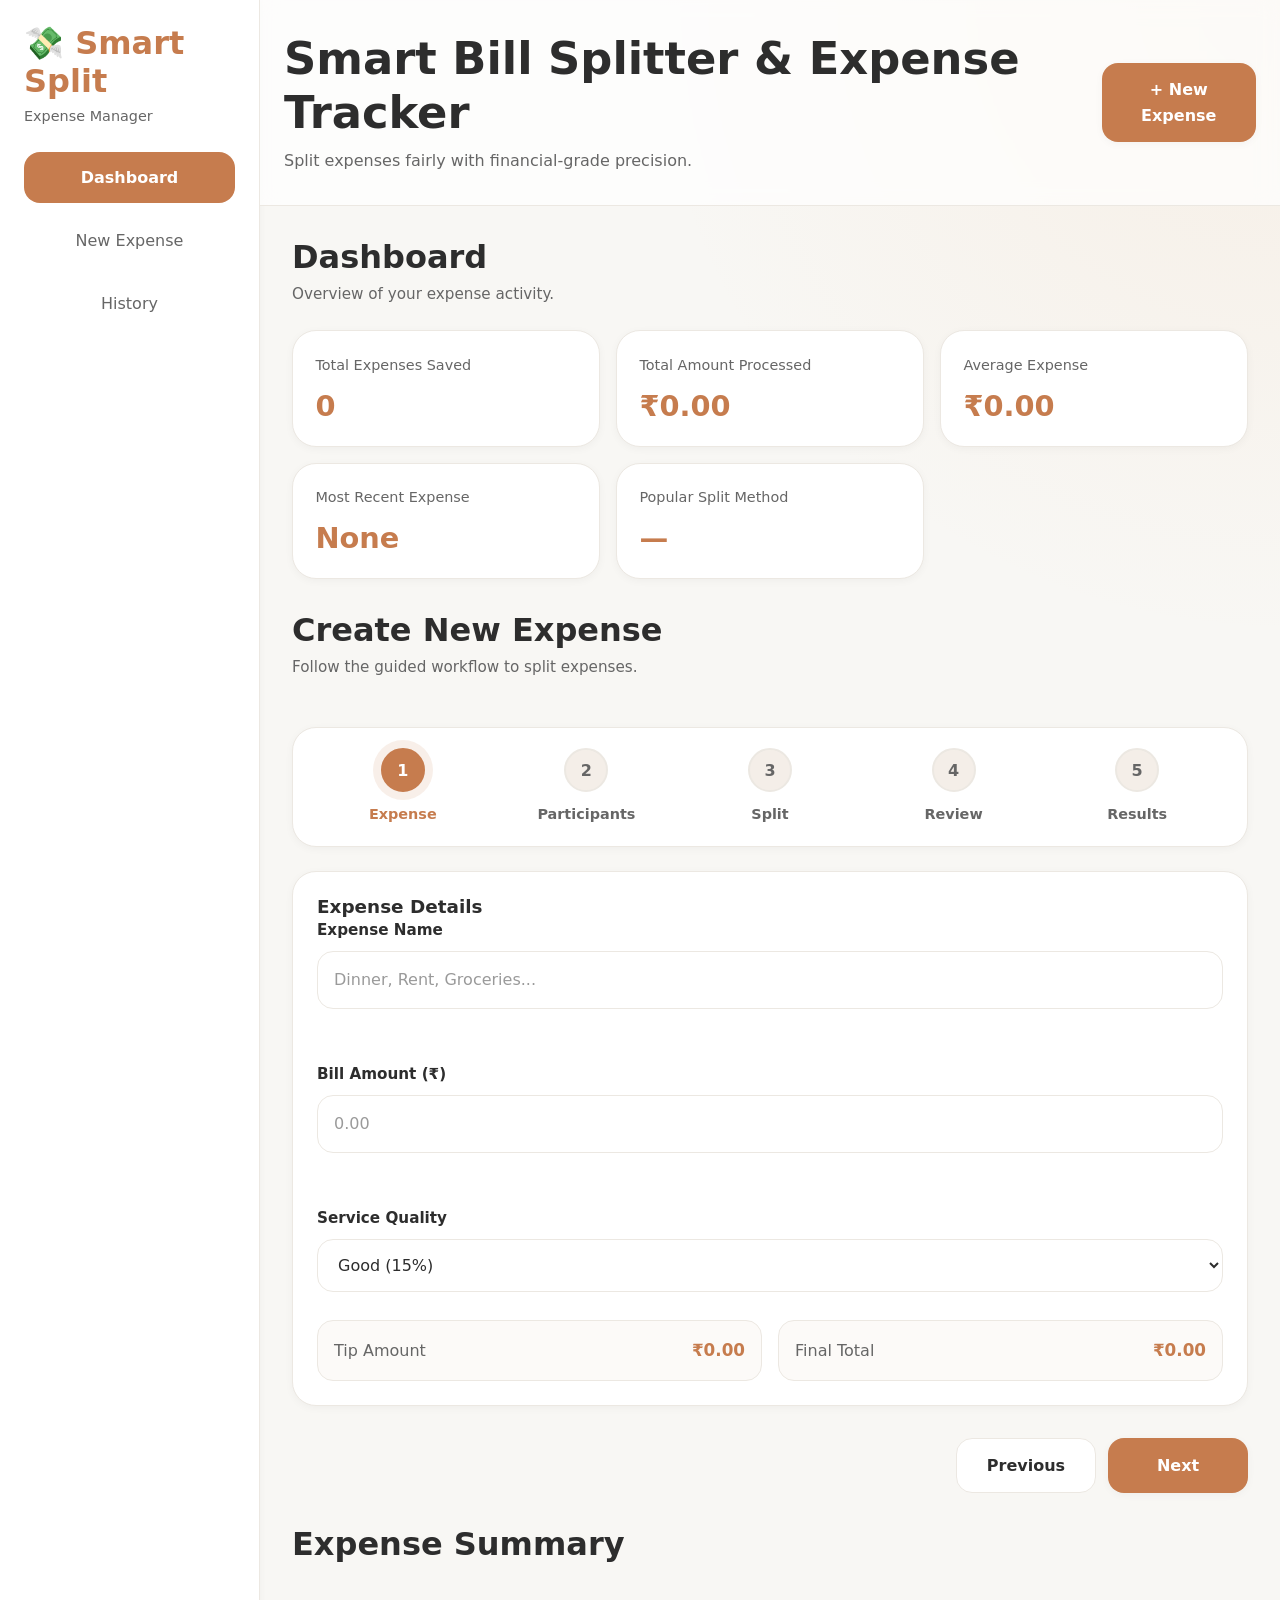
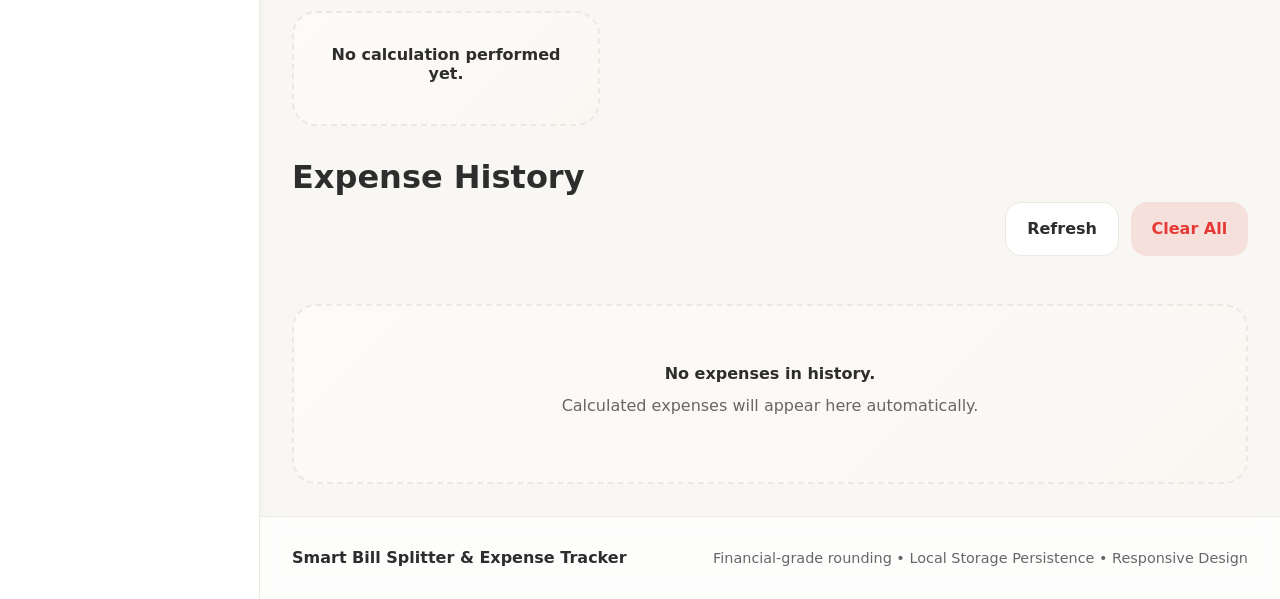
<file: outputs/A1/index.html>
<!DOCTYPE html>
<html lang="en">

<head>
    <meta charset="UTF-8" />
    <meta name="viewport" content="width=device-width, initial-scale=1.0" />
    <meta name="description"
        content="Smart Bill Splitter & Expense Tracker - Fairly split expenses with financial-grade accuracy." />
    <meta name="theme-color" content="#0f172a" />

    <title>Smart Bill Splitter & Expense Tracker</title>

    <link rel="stylesheet" href="style.css" />
    <script src="script.js" defer></script>

    <style>
        .field-error {
            min-height: 18px;
            margin-top: 6px;
            font-size: .85rem;
            color: var(--danger, #e53935);
            font-weight: 500;
        }

        .field-error:empty {
            display: none;
        }
    </style>
</head>

<body>

    <!-- Loading Overlay -->
    <div id="loadingOverlay" class="loading-overlay hidden" aria-hidden="true">
        <div class="loading-content">
            <div class="spinner"></div>
            <p>Processing...</p>
        </div>
    </div>

    <!-- Notification Container -->
    <div id="notificationContainer" class="notification-container" aria-live="polite" aria-atomic="true"></div>

    <!-- App Wrapper -->
    <div class="app-shell">

        <!-- Sidebar / Navigation Placeholder -->
        <aside class="sidebar" aria-label="Application Navigation">
            <div class="sidebar-brand">
                <h2>💸 Smart Split</h2>
                <p>Expense Manager</p>
            </div>

            <nav class="sidebar-nav">
                <button class="nav-link active" data-target="dashboardSection">
                    Dashboard
                </button>

                <button class="nav-link" data-target="wizardSection">
                    New Expense
                </button>

                <button class="nav-link" data-target="historySection">
                    History
                </button>
            </nav>
        </aside>

        <!-- Main Content -->
        <div class="main-layout">

            <!-- Header -->
            <header class="main-header">
                <div class="header-left">
                    <h1>Smart Bill Splitter & Expense Tracker</h1>
                    <p>
                        Split expenses fairly with financial-grade precision.
                    </p>
                </div>

                <div class="header-right">
                    <button id="newExpenseBtn" data-action="new-expense" class="primary-btn" type="button">
                        + New Expense
                    </button>
                </div>
            </header>

            <!-- Main Content Area -->
            <main id="mainContent">

                <!-- Dashboard -->
                <section id="dashboardSection" class="dashboard-section" aria-labelledby="dashboardHeading">

                    <div class="section-header">
                        <h2 id="dashboardHeading">Dashboard</h2>
                        <p>Overview of your expense activity.</p>
                    </div>

                    <div class="stats-grid">

                        <article class="stat-card">
                            <span class="stat-label">
                                Total Expenses Saved
                            </span>

                            <h3 id="totalExpensesStat" class="stat-value">
                                0
                            </h3>
                        </article>

                        <article class="stat-card">
                            <span class="stat-label">
                                Total Amount Processed
                            </span>

                            <h3 id="totalAmountStat" class="stat-value">
                                ₹0.00
                            </h3>
                        </article>

                        <article class="stat-card">
                            <span class="stat-label">
                                Average Expense
                            </span>

                            <h3 id="averageExpenseStat" class="stat-value">
                                ₹0.00
                            </h3>
                        </article>

                        <article class="stat-card">
                            <span class="stat-label">
                                Most Recent Expense
                            </span>

                            <h3 id="recentExpenseStat" class="stat-value">
                                None
                            </h3>
                        </article>

                        <article class="stat-card">
                            <span class="stat-label">
                                Popular Split Method
                            </span>

                            <h3 id="popularMethodStat" class="stat-value">
                                —
                            </h3>
                        </article>

                    </div>
                </section>

                <!-- Wizard Section -->
                <section id="wizardSection" class="wizard-section" aria-labelledby="wizardHeading">

                    <div class="section-header">
                        <h2 id="wizardHeading">
                            Create New Expense
                        </h2>

                        <p>
                            Follow the guided workflow to split expenses.
                        </p>
                    </div>

                    <!-- Step Indicator -->
                    <div class="wizard-progress" aria-label="Expense Creation Progress">

                        <div class="wizard-step active" data-step="1">
                            <span>1</span>
                            <p>Expense</p>
                        </div>

                        <div class="wizard-step" data-step="2">
                            <span>2</span>
                            <p>Participants</p>
                        </div>

                        <div class="wizard-step" data-step="3">
                            <span>3</span>
                            <p>Split</p>
                        </div>

                        <div class="wizard-step" data-step="4">
                            <span>4</span>
                            <p>Review</p>
                        </div>

                        <div class="wizard-step" data-step="5">
                            <span>5</span>
                            <p>Results</p>
                        </div>

                    </div>

                    <!-- Step 1 -->
                    <section id="stepExpense" class="wizard-panel active" data-step="1"
                        aria-labelledby="expenseDetailsHeading">

                        <div class="card">

                            <h3 id="expenseDetailsHeading">
                                Expense Details
                            </h3>

                            <form id="expenseForm">

                                <div class="form-group">
                                    <label for="expenseName">
                                        Expense Name
                                    </label>

                                    <input id="expenseName" type="text" placeholder="Dinner, Rent, Groceries..."
                                        autocomplete="off" required />
                                    <div id="expenseNameError" class="field-error">
                                    </div>
                                </div>

                                <div class="form-group">
                                    <label for="billAmount">
                                        Bill Amount (₹)
                                    </label>

                                    <input id="billAmount" type="number" min="0" step="0.01" placeholder="0.00"
                                        required />
                                    <div id="billAmountError" class="field-error">
                                    </div>
                                </div>

                                <div class="form-group">
                                    <label for="serviceQuality">
                                        Service Quality
                                    </label>

                                    <select id="serviceQuality">
                                        <option value="5">
                                            Poor (5%)
                                        </option>

                                        <option value="15" selected>
                                            Good (15%)
                                        </option>

                                        <option value="20">
                                            Excellent (20%)
                                        </option>
                                    </select>
                                </div>

                                <div class="tip-preview">
                                    <div>
                                        <span>Tip Amount</span>
                                        <strong id="tipPreview">
                                            ₹0.00
                                        </strong>
                                    </div>

                                    <div>
                                        <span>Final Total</span>
                                        <strong id="totalPreview">
                                            ₹0.00
                                        </strong>
                                    </div>
                                </div>

                            </form>

                        </div>

                    </section>

                    <!-- Step 2 -->
                    <section id="stepParticipants" class="wizard-panel" data-step="2">

                        <div class="card">

                            <div class="card-header">
                                <h3>Participants</h3>

                                <button type="button" id="addParticipantBtn" data-action="add-participant"
                                    class="primary-btn">
                                    + Add Participant
                                </button>
                            </div>

                            <div id="participantList" class="participant-list">

                                <div class="empty-state" id="participantEmptyState">
                                    <h4>
                                        No participants added yet.
                                    </h4>

                                    <p>
                                        Add people who will share this expense.
                                    </p>
                                </div>

                            </div>

                        </div>

                    </section>

                    <!-- Step 3 -->
                    <section id="stepSplitMethod" class="wizard-panel" data-step="3">

                        <div class="card">

                            <h3>Split Method</h3>

                            <div class="split-method-selector">

                                <label class="method-card">
                                    <input type="radio" name="splitMethod" value="equal" checked />

                                    <span>
                                        Equal Split
                                    </span>
                                </label>

                                <label class="method-card">
                                    <input type="radio" name="splitMethod" value="percentage" />

                                    <span>
                                        Percentage Split
                                    </span>
                                </label>

                                <label class="method-card">
                                    <input type="radio" name="splitMethod" value="custom" />

                                    <span>
                                        Custom Amount Split
                                    </span>
                                </label>

                            </div>

                            <div id="splitConfiguration" class="split-config"></div>

                            <div id="splitValidationStatus" class="validation-status"></div>

                        </div>

                    </section>

                    <!-- Step 4 -->
                    <section id="stepReview" class="wizard-panel" data-step="4">

                        <div class="card">

                            <h3>Review Expense</h3>

                            <div id="reviewContent" class="review-content">

                                <div id="reviewEmptyState" class="empty-state">
                                    <h4>Nothing to review yet.</h4>
                                    <p>Complete previous steps first.</p>
                                </div>

                                <div id="reviewSummaryContainer"></div>

                            </div>

                        </div>

                    </section>

                    <!-- Step 5 -->
                    <section id="stepResults" class="wizard-panel" data-step="5">

                        <div class="card">

                            <div class="card-header">
                                <h3>Results</h3>

                                <button type="button" id="saveResultBtn" data-action="save-result"
                                    class="secondary-btn">
                                    Save Result
                                </button>
                            </div>

                            <div id="resultsContainer">

                                <div id="resultsEmptyState" class="empty-state">
                                    <h4>No calculation performed yet.</h4>
                                    <p>Complete the wizard to generate results.</p>
                                </div>

                                <div id="participantBreakdownContainer"></div>

                                <div id="settlementSummaryContainer"></div>

                            </div>

                        </div>

                    </section>

                    <!-- Wizard Controls -->
                    <div class="wizard-controls">

                        <button type="button" id="prevStepBtn" data-action="prev-step" class="secondary-btn">
                            Previous
                        </button>

                        <button type="button" id="nextStepBtn" data-action="next-step" class="primary-btn">
                            Next
                        </button>

                    </div>

                </section>

                <!-- Results Summary Section -->
                <section id="summarySection" class="summary-section">

                    <div class="section-header">
                        <h2>Expense Summary</h2>
                    </div>

                    <div id="summaryCards" class="summary-grid">

                        <div class="empty-state">
                            <h4>
                                No calculation performed yet.
                            </h4>
                        </div>

                    </div>

                </section>

                <!-- History -->
                <section id="historySection" class="history-section">

                    <div class="section-header">

                        <h2>Expense History</h2>

                        <div class="history-actions">

                            <button id="refreshHistoryBtn" data-action="refresh-history" type="button"
                                class="secondary-btn">
                                Refresh
                            </button>

                            <button id="clearHistoryBtn" data-action="clear-history" type="button" class="danger-btn">
                                Clear All
                            </button>

                        </div>

                    </div>

                    <div id="historyContainer" class="history-container">

                        <div id="historyEmptyState" class="empty-state">

                            <h4>
                                No expenses in history.
                            </h4>

                            <p>
                                Calculated expenses will appear here automatically.
                            </p>

                        </div>

                    </div>

                </section>
                <div id="wizardState" hidden data-current-step="1">
                </div>
            </main>

            <!-- Footer -->
            <footer class="main-footer">
                <p>
                    Smart Bill Splitter & Expense Tracker
                </p>

                <p>
                    Financial-grade rounding • Local Storage Persistence • Responsive Design
                </p>
            </footer>

        </div>

    </div>
    <!-- Templates -->

    <template id="participantTemplate">
    </template>

    <template id="historyCardTemplate">
    </template>

    <template id="resultCardTemplate">
    </template>

    <template id="notificationTemplate">
    </template>
</body>

</html>
</file>
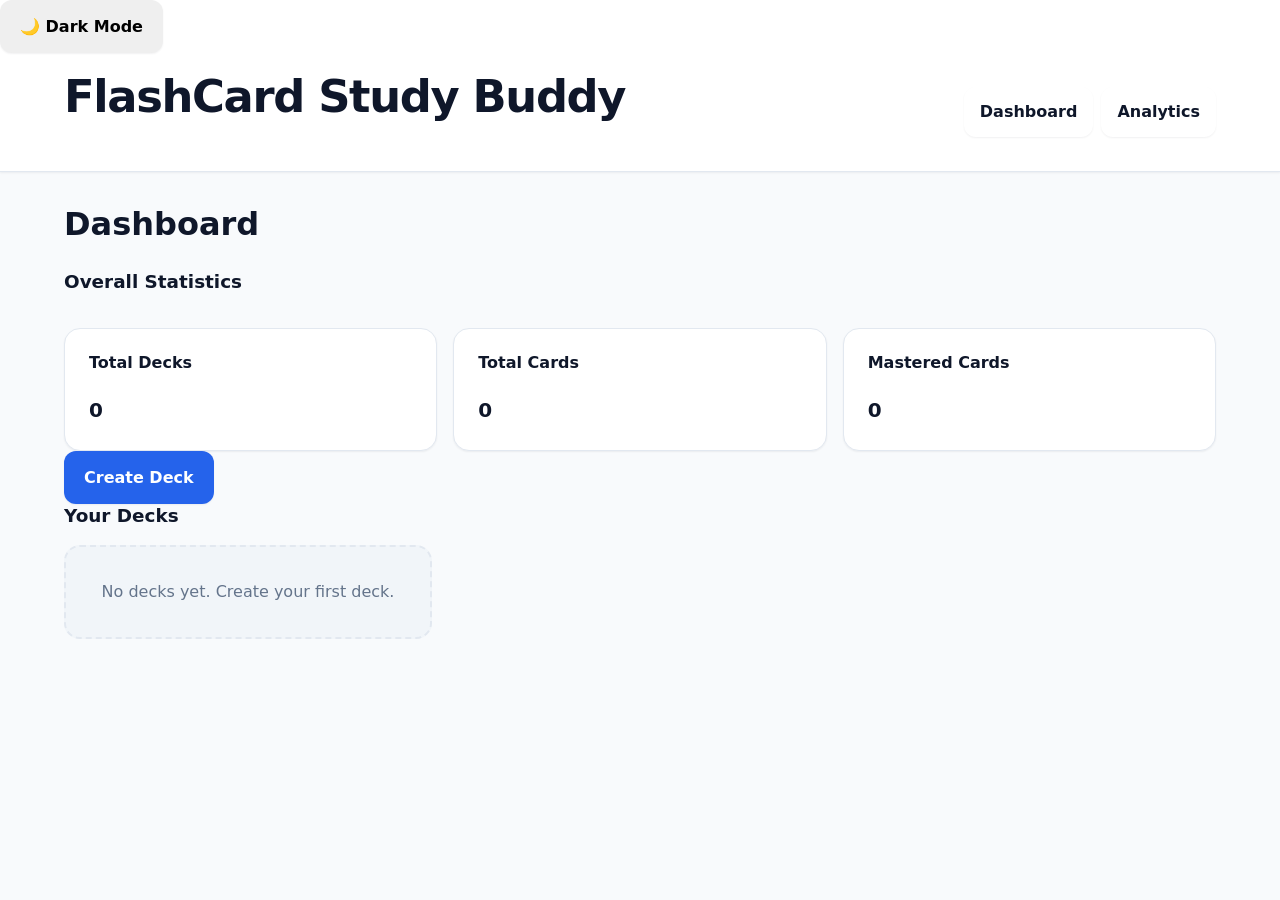
<file: outputs/A2/index.html>
<!DOCTYPE html>

<html lang="en">

<head>
    <meta charset="UTF-8">
    <meta name="viewport" content="width=device-width, initial-scale=1.0">
    <meta name="description" content="Flash Card Study Buddy - Leitner Box System">
    <title>Flash Card Study Buddy</title>


    <link rel="stylesheet" href="style.css">
    <script src="script.js" defer></script>


</head>

<body>


    <header id="app-header" class="app-header">
        <button id="theme-toggle-btn">
            🌙 Dark Mode
        </button>
        <div class="header-container">
            <h1 id="app-title">FlashCard Study Buddy</h1>

            <nav id="main-navigation" aria-label="Primary Navigation">
                <button id="nav-dashboard-btn" type="button">
                    Dashboard
                </button>

                <button id="nav-analytics-btn" type="button">
                    Analytics
                </button>
            </nav>
        </div>
    </header>

    <main id="app-main">

        <!-- DASHBOARD VIEW -->

        <section id="dashboard-view" class="app-view" aria-labelledby="dashboard-heading">
            <header class="view-header">
                <h2 id="dashboard-heading">Dashboard</h2>
            </header>

            <section id="overall-statistics" aria-labelledby="overall-statistics-heading">
                <h3 id="overall-statistics-heading">Overall Statistics</h3>

                <div id="overall-stats-container">

                    <article class="stat-card">
                        <h4>Total Decks</h4>
                        <p id="total-decks-value">0</p>
                    </article>

                    <article class="stat-card">
                        <h4>Total Cards</h4>
                        <p id="total-cards-value">0</p>
                    </article>

                    <article class="stat-card">
                        <h4>Mastered Cards</h4>
                        <p id="total-mastered-cards-value">0</p>
                    </article>

                </div>
            </section>

            <section id="dashboard-actions">
                <button id="create-deck-btn" type="button">
                    Create Deck
                </button>
            </section>

            <section id="decks-section" aria-labelledby="decks-section-heading">
                <h3 id="decks-section-heading">Your Decks</h3>

                <div id="deck-grid-container" class="deck-grid" aria-live="polite">
                    <div id="dashboard-empty-state" class="empty-state">
                        <p>No decks yet. Create your first deck to begin studying.</p>
                    </div>
                </div>
            </section>
        </section>

        <!-- DECK MANAGEMENT VIEW -->

        <section id="deck-view" class="app-view" aria-labelledby="deck-view-heading">
            <header class="view-header">
                <h2 id="deck-view-heading">Deck Management</h2>

                <div id="deck-header-container">
                    <h3 id="active-deck-name">
                        Select a Deck
                    </h3>
                </div>
            </header>

            <section id="deck-statistics-section" aria-labelledby="deck-statistics-heading">
                <h3 id="deck-statistics-heading">
                    Deck Statistics
                </h3>

                <div id="deck-statistics-container">

                    <article class="stat-card">
                        <h4>Total Cards</h4>
                        <p id="deck-total-cards-value">0</p>
                    </article>

                    <article class="stat-card">
                        <h4>Mastered Cards</h4>
                        <p id="deck-mastered-cards-value">0</p>
                    </article>

                    <article class="stat-card">
                        <h4>Accuracy</h4>
                        <p id="deck-accuracy-value">0%</p>
                    </article>

                </div>
            </section>

            <section id="card-management-section" aria-labelledby="card-management-heading">
                <h3 id="card-management-heading">
                    Card Management
                </h3>

                <div id="deck-action-buttons">

                    <button id="add-card-btn" type="button">
                        Add Card
                    </button>

                    <button id="bulk-add-cards-btn" type="button">
                        Bulk Add Cards
                    </button>

                    <button id="start-quiz-btn" type="button">
                        Start Quiz
                    </button>

                </div>

                <div id="card-list-container" aria-live="polite">
                    <div id="cards-empty-state" class="empty-state">
                        <p>No flashcards yet. Add your first flashcard.</p>
                    </div>
                </div>
            </section>
        </section>

        <!-- STUDY SESSION VIEW -->

        <section id="study-view" class="app-view" aria-labelledby="study-view-heading">
            <header class="view-header">
                <h2 id="study-view-heading">
                    Quiz Session
                </h2>
            </header>

            <section id="session-progress-section" aria-labelledby="session-progress-heading">
                <h3 id="session-progress-heading">
                    Session Progress
                </h3>

                <div id="session-progress-container">

                    <article class="stat-card">
                        <h4>Cards Remaining</h4>
                        <p id="cards-remaining-value">0</p>
                    </article>

                    <article class="stat-card">
                        <h4>Session Score</h4>
                        <p id="session-score-value">0%</p>
                    </article>

                    <article class="stat-card">
                        <h4>Current Box</h4>
                        <p id="current-box-value">-</p>
                    </article>

                    <article class="stat-card">
                        <h4>Current Status</h4>
                        <p id="current-status-value">-</p>
                    </article>

                </div>
            </section>

            <section id="flashcard-section" aria-labelledby="flashcard-heading">
                <h3 id="flashcard-heading">
                    Flashcard
                </h3>

                <article id="flashcard-container">

                    <div id="question-display-container">
                        <h4>Question</h4>
                        <p id="question-display">
                            No active study session.
                        </p>
                    </div>

                    <div id="answer-display-container" aria-live="polite">
                        <h4>Answer</h4>
                        <p id="answer-display">
                            Start a quiz to begin reviewing cards.
                        </p>
                    </div>

                </article>

                <div id="study-action-buttons">

                    <button id="reveal-answer-btn" type="button">
                        Reveal Answer
                    </button>

                </div>

                <div id="evaluation-controls" aria-label="Answer Evaluation">
                    <button id="got-it-right-btn" type="button">
                        Got It Right
                    </button>

                    <button id="got-it-wrong-btn" type="button">
                        Got It Wrong
                    </button>
                </div>
            </section>

            <section id="leitner-feedback-section" aria-labelledby="leitner-feedback-heading">
                <h3 id="leitner-feedback-heading">
                    Leitner Feedback
                </h3>

                <div id="leitner-feedback-container">

                    <article>
                        <h4>Card Movement</h4>
                        <p id="card-movement-message">
                            Waiting for review...
                        </p>
                    </article>

                    <article>
                        <h4>Scheduling Information</h4>
                        <p id="scheduling-message">
                            Scheduling information will appear here.
                        </p>
                    </article>

                </div>
            </section>
        </section>

        <!-- SESSION SUMMARY VIEW -->

        <section id="summary-view" class="app-view" aria-labelledby="summary-view-heading">
            <header class="view-header">
                <h2 id="summary-view-heading">
                    Session Summary
                </h2>
            </header>

            <section id="summary-statistics-section" aria-labelledby="summary-statistics-heading">
                <h3 id="summary-statistics-heading">
                    Session Results
                </h3>

                <div id="summary-statistics-container">

                    <article class="stat-card">
                        <h4>Cards Reviewed</h4>
                        <p id="summary-reviewed-value">0</p>
                    </article>

                    <article class="stat-card">
                        <h4>Correct Answers</h4>
                        <p id="summary-correct-value">0</p>
                    </article>

                    <article class="stat-card">
                        <h4>Wrong Answers</h4>
                        <p id="summary-wrong-value">0</p>
                    </article>

                    <article class="stat-card">
                        <h4>Accuracy</h4>
                        <p id="summary-accuracy-value">0%</p>
                    </article>

                    <article class="stat-card">
                        <h4>Cards Mastered</h4>
                        <p id="summary-mastered-value">0</p>
                    </article>

                </div>
            </section>

            <div id="summary-action-buttons">

                <button id="study-again-btn" type="button">
                    Study Again
                </button>

                <button id="return-to-deck-btn" type="button">
                    Return To Deck
                </button>

            </div>
        </section>

        <!-- ANALYTICS VIEW -->

        <section id="analytics-view" class="app-view" aria-labelledby="analytics-heading">
            <header class="view-header">
                <h2 id="analytics-heading">
                    Analytics
                </h2>
            </header>

            <section id="analytics-overview-section" aria-labelledby="analytics-overview-heading">
                <h3 id="analytics-overview-heading">
                    Overview
                </h3>

                <div id="analytics-overview-container">

                    <article class="stat-card">
                        <h4>Total Reviews</h4>
                        <p id="analytics-total-reviews-value">0</p>
                    </article>

                    <article class="stat-card">
                        <h4>Accuracy</h4>
                        <p id="analytics-accuracy-value">0%</p>
                    </article>

                    <article class="stat-card">
                        <h4>Mastered Cards</h4>
                        <p id="analytics-mastered-cards-value">0</p>
                    </article>

                </div>
            </section>

            <section id="box-distribution-section" aria-labelledby="box-distribution-heading">
                <h3 id="box-distribution-heading">
                    Box Distribution
                </h3>

                <div id="box-distribution-container">

                    <article class="box-card">
                        <h4>Box 1</h4>
                        <p id="box-1-count">0</p>
                    </article>

                    <article class="box-card">
                        <h4>Box 2</h4>
                        <p id="box-2-count">0</p>
                    </article>

                    <article class="box-card">
                        <h4>Box 3</h4>
                        <p id="box-3-count">0</p>
                    </article>

                    <article class="box-card">
                        <h4>Box 4</h4>
                        <p id="box-4-count">0</p>
                    </article>

                    <article class="box-card">
                        <h4>Box 5</h4>
                        <p id="box-5-count">0</p>
                    </article>

                </div>
            </section>
        </section>

    </main>

    <!-- ADD CARD MODAL -->

    <dialog id="add-card-modal" aria-labelledby="add-card-modal-heading">
        <form id="add-card-form" method="dialog">

            <h2 id="add-card-modal-heading">
                Add Flashcard
            </h2>

            <div class="form-group">
                <label for="card-question-input">
                    Question
                </label>

                <textarea id="card-question-input" name="question" rows="4" required></textarea>
            </div>

            <div class="form-group">
                <label for="card-answer-input">
                    Answer
                </label>

                <textarea id="card-answer-input" name="answer" rows="4" required></textarea>
            </div>

            <div class="modal-actions">
                <button id="save-card-btn" type="submit">
                    Save Card
                </button>

                <button id="cancel-add-card-btn" type="button">
                    Cancel
                </button>
            </div>

        </form>
    </dialog>

    <!-- BULK ADD MODAL -->

    <dialog id="bulk-add-modal" aria-labelledby="bulk-add-modal-heading">
        <form id="bulk-add-form" method="dialog">

            <h2 id="bulk-add-modal-heading">
                Bulk Add Cards
            </h2>

            <p id="bulk-add-instructions">
                Enter one flashcard per line using format :  Question | Answer
            </p>

            <div class="form-group">
                <label for="bulk-card-input">
                    Flashcards
                </label>

                <textarea id="bulk-card-input" name="bulkCards" rows="12"></textarea>
            </div>

            <div class="modal-actions">
                <button id="import-cards-btn" type="submit">
                    Import Cards
                </button>

                <button id="cancel-bulk-add-btn" type="button">
                    Cancel
                </button>
            </div>

        </form>
    </dialog>

    <!-- CREATE DECK MODAL -->

    <dialog id="create-deck-modal" aria-labelledby="create-deck-modal-heading">
        <form id="create-deck-form" method="dialog">

            <h2 id="create-deck-modal-heading">
                Create Deck
            </h2>

            <div class="form-group">
                <label for="deck-name-input">
                    Deck Name
                </label>

                <input type="text" id="deck-name-input" name="deckName" maxlength="100" required>
            </div>

            <div class="modal-actions">

                <button id="save-deck-btn" type="submit">
                    Create Deck
                </button>

                <button id="cancel-create-deck-btn" type="button">
                    Cancel
                </button>

            </div>

        </form>
    </dialog>

</body>

</html>
</file>
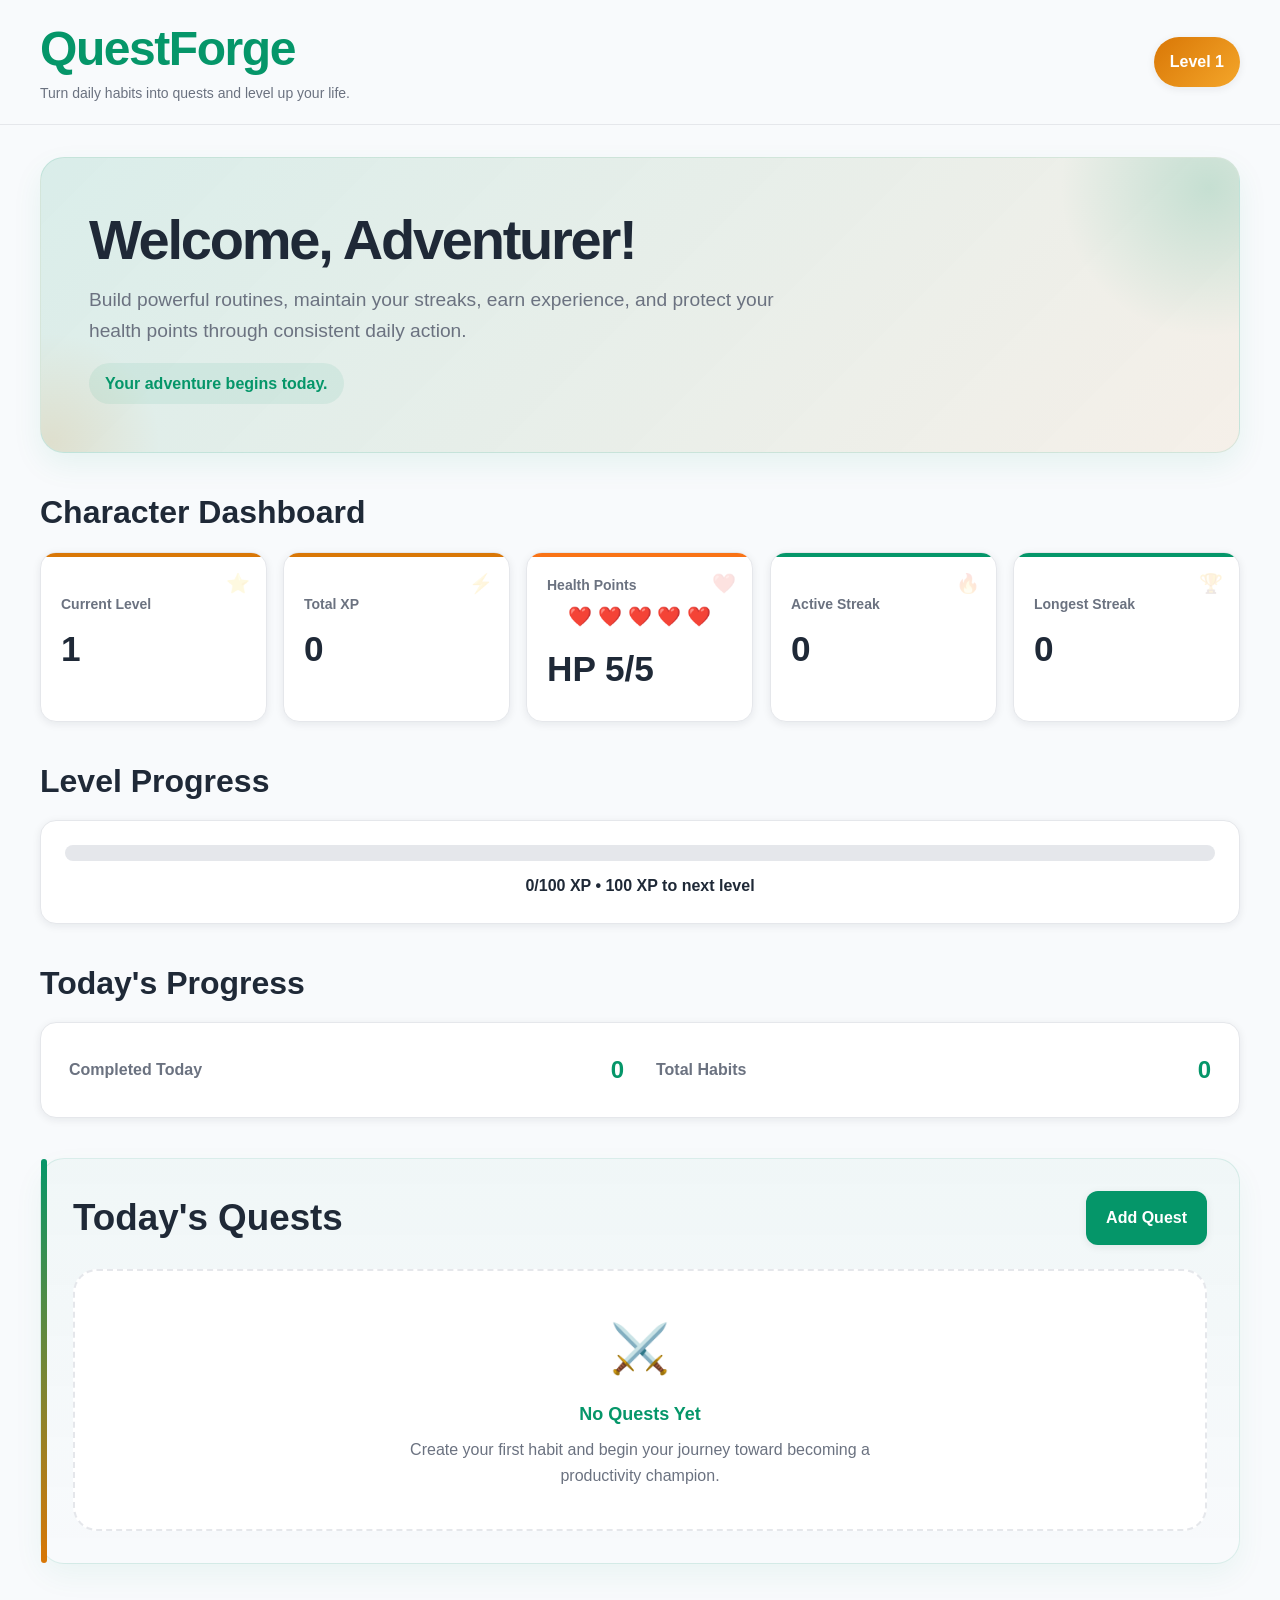
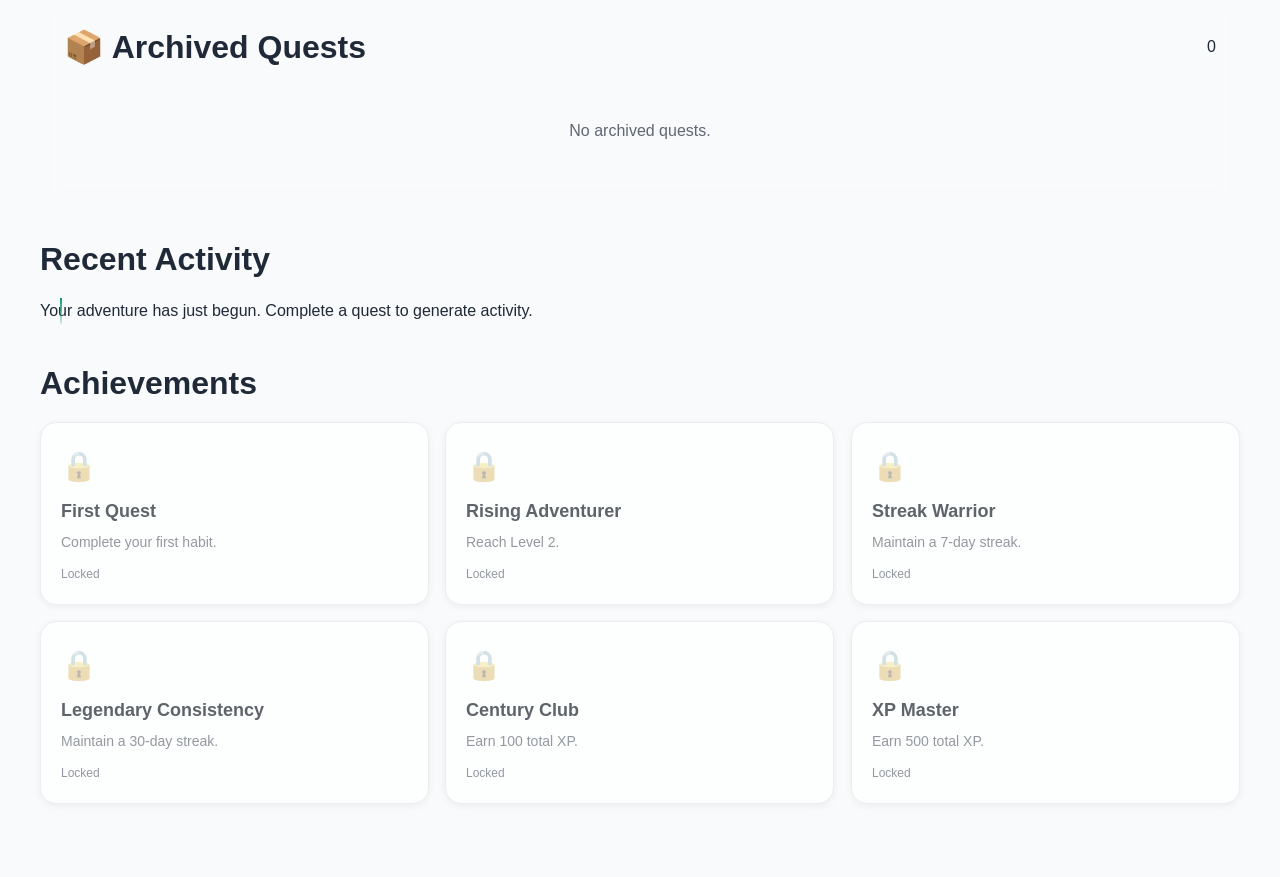
<file: outputs/A3/index.html>
<!DOCTYPE html>
<html lang="en">

<head>
    <meta charset="UTF-8">
    <meta name="viewport" content="width=device-width, initial-scale=1.0">
    <meta name="description"
        content="Gamified Habit Tracker & Daily Routine Planner with RPG-inspired progression, XP, streaks, HP, achievements, and daily quests.">
    <title>QuestForge - Gamified Habit Tracker</title>

    <link rel="stylesheet" href="style.css">
</head>

<body>

    <div id="app-container">

        <!-- Header -->
        <header id="app-header">
            <div class="header-content">
                <div class="branding">
                    <h1 id="app-title">QuestForge</h1>
                    <p class="tagline">
                        Turn daily habits into quests and level up your life.
                    </p>
                </div>

                <div id="level-badge" aria-label="Current Level">
                    Level <span id="header-level-display">1</span>
                </div>
            </div>
        </header>

        <!-- Loading State -->
        <div id="loading-state" aria-live="polite">
            <p>Loading your adventure...</p>
        </div>

        <!-- Main Content -->
        <main id="main-content">

            <!-- Hero Section -->
            <section id="hero-section" aria-labelledby="hero-title">
                <h2 id="hero-title">Welcome, Adventurer!</h2>

                <p id="hero-description">
                    Build powerful routines, maintain your streaks, earn experience,
                    and protect your health points through consistent daily action.
                </p>

                <div id="motivation-message" aria-live="polite"></div>
            </section>

            <!-- Dashboard -->
            <section id="dashboard-section" aria-labelledby="dashboard-heading">
                <h2 id="dashboard-heading" class="section-title">
                    Character Dashboard
                </h2>

                <div class="stats-grid">

                    <article id="level-card" class="stat-card">
                        <h3>Current Level</h3>
                        <p id="level-display">1</p>
                    </article>

                    <article id="xp-card" class="stat-card">
                        <h3>Total XP</h3>
                        <p id="xp-display">0</p>
                    </article>

                    <article id="hp-card" class="stat-card">
                        <h3>Health Points</h3>
                        <p id="hp-display">5</p>
                    </article>

                    <article id="streak-card" class="stat-card">
                        <h3>Active Streak</h3>
                        <p id="streak-display">0</p>
                    </article>

                    <article id="longest-streak-card" class="stat-card">
                        <h3>Longest Streak</h3>
                        <p id="longest-streak-display">0</p>
                    </article>

                </div>
            </section>

            <!-- XP Progress -->
            <section id="xp-progress-section" aria-labelledby="xp-progress-heading">
                <h2 id="xp-progress-heading" class="section-title">
                    Level Progress
                </h2>

                <div class="progress-wrapper">

                    <div id="xp-progress-bar" role="progressbar" aria-valuemin="0" aria-valuemax="100" aria-valuenow="0"
                        aria-label="Experience Progress">
                        <div id="xp-progress-fill"></div>
                    </div>

                    <p id="xp-progress-text">
                        0 / 100 XP
                    </p>

                </div>
            </section>

            <!-- Daily Summary -->
            <section id="daily-summary-section" aria-labelledby="daily-summary-heading">
                <h2 id="daily-summary-heading" class="section-title">
                    Today's Progress
                </h2>

                <div class="summary-card">

                    <div class="summary-item">
                        <span class="summary-label">Completed Today</span>
                        <span id="completed-today">0</span>
                    </div>

                    <div class="summary-item">
                        <span class="summary-label">Total Habits</span>
                        <span id="total-habits-today">0</span>
                    </div>

                </div>
            </section>

            <!-- Habit Management -->
            <section id="habits-section" aria-labelledby="habits-heading">
                <div class="section-header">

                    <h2 id="habits-heading" class="section-title">
                        Today's Quests
                    </h2>

                    <button id="add-habit-btn" type="button" aria-label="Add New Habit">
                        Add Quest
                    </button>

                </div>

                <!-- Empty State -->
                <div id="empty-state">

                    <h3 id="empty-state-title">
                        No Quests Yet
                    </h3>

                    <p id="empty-state-description">
                        Create your first habit and begin your journey toward becoming
                        a productivity champion.
                    </p>

                </div>

                <!-- Dynamic Habit Container -->
                <div id="habit-list" aria-live="polite"></div>

            </section>
            <section class="archived-section">

                <div class="section-header">

                    <h2>
                        📦 Archived Quests
                    </h2>

                    <span id="archived-count">
                        0
                    </span>

                </div>

                <div id="archived-habit-list" class="archived-habit-list">

                    <div class="archived-empty">
                        No archived quests.
                    </div>

                </div>

            </section>
            <!-- Activity Feed -->
            <section id="activity-section" aria-labelledby="activity-heading">

                <h2 id="activity-heading" class="section-title">
                    Recent Activity
                </h2>

                <div id="activity-feed" aria-live="polite"></div>

            </section>

            <!-- Achievements -->
            <section id="achievements-section" aria-labelledby="achievements-heading">

                <h2 id="achievements-heading" class="section-title">
                    Achievements
                </h2>

                <div id="achievements-container"></div>

            </section>

        </main>

    </div>

    <!-- Habit Modal -->
    <dialog id="habit-modal">

        <form id="habit-form">

            <h2 id="modal-title">
                Add Habit
            </h2>

            <div class="form-group">

                <label for="habit-name">
                    Habit Name
                </label>

                <input type="text" id="habit-name" name="habitName" maxlength="50" autocomplete="off" required
                    placeholder="e.g. Exercise for 30 Minutes">

            </div>

            <div class="form-group">

                <label for="habit-difficulty">
                    Difficulty
                </label>

                <select id="habit-difficulty" name="habitDifficulty" required>
                    <option value="easy">Easy (5 XP)</option>
                    <option value="medium">Medium (10 XP)</option>
                    <option value="hard">Hard (20 XP)</option>
                </select>

            </div>

            <div class="modal-actions">

                <button type="submit" id="save-habit-btn">
                    Save Habit
                </button>

                <button type="button" id="cancel-habit-btn">
                    Cancel
                </button>

            </div>

        </form>

    </dialog>

    <!-- Toast Notifications -->
    <div id="toast-container" aria-live="polite" aria-atomic="true"></div>

    <!-- Accessibility Announcement Region -->
    <div id="announcement-region" aria-live="assertive" aria-atomic="true" class="sr-only"></div>

    <script src="script.js"></script>

</body>

</html>
</file>
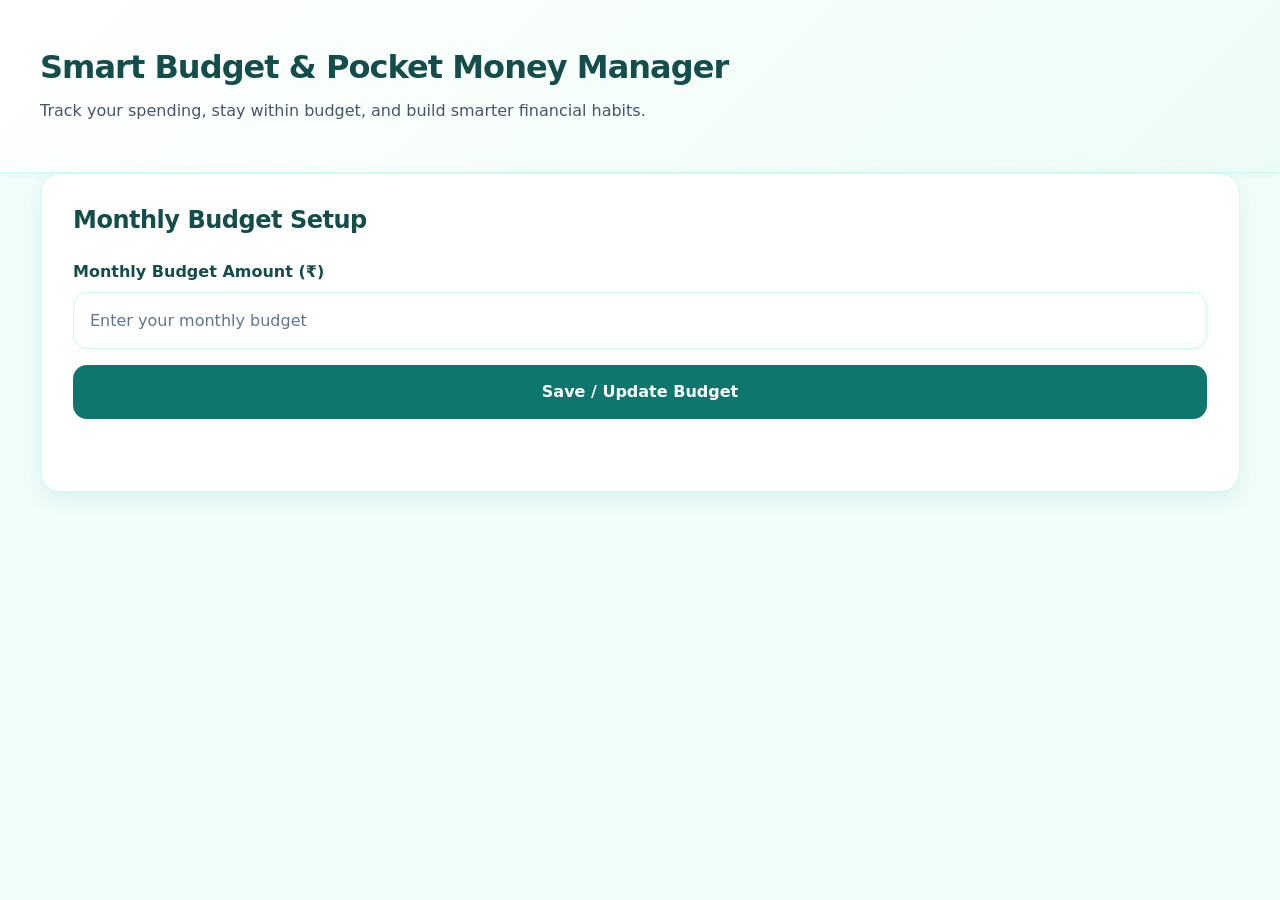
<file: outputs/A4/index.html>
<!DOCTYPE html>
<html lang="en">

<head>
    <meta charset="UTF-8">
    <meta name="viewport" content="width=device-width, initial-scale=1.0">
    <title>Smart Budget & Pocket Money Manager</title>
    <meta name="description"
        content="A smart budget and pocket money manager for college students to track expenses, monitor spending, and avoid overspending.">
    <link rel="stylesheet" href="style.css">
    <script src="script.js" defer></script>
</head>

<body>

    <!-- Notification Area -->
    <div id="notification-container" aria-live="polite" aria-atomic="true"></div>

    <!-- Header -->
    <header class="site-header">
        <div class="container">
            <h1>Smart Budget & Pocket Money Manager</h1>
            <p class="tagline">
                Track your spending, stay within budget, and build smarter financial habits.
            </p>
        </div>
    </header>

    <!-- Main Content -->
    <main class="container">

        <!-- Budget Setup Section -->
        <section class="card budget-setup-section" aria-labelledby="budget-setup-heading">
            <h2 id="budget-setup-heading">Monthly Budget Setup</h2>

            <form id="budget-form" novalidate>
                <div class="form-group">
                    <label for="budget-input">
                        Monthly Budget Amount (₹)
                    </label>

                    <input type="number" id="budget-input" name="budget" min="0" step="0.01" inputmode="decimal"
                        placeholder="Enter your monthly budget" required>
                </div>

                <button type="submit" id="budget-submit-btn">
                    Save / Update Budget
                </button>

                <div id="budget-error" class="form-message" aria-live="polite"></div>
            </form>
        </section>

        <!-- Dashboard -->
        <section id="dashboard" aria-labelledby="dashboard-heading" hidden>

            <!-- Dashboard Header -->
            <div class="dashboard-header">
                <h2 id="dashboard-heading">Dashboard</h2>
                <p id="current-month"></p>
            </div>

            <!-- Budget Summary -->
            <section class="card" aria-labelledby="budget-summary-heading">
                <h3 id="budget-summary-heading">
                    Budget Summary
                </h3>

                <div class="summary-grid">

                    <article class="summary-item">
                        <h4>Total Budget</h4>
                        <p id="total-budget"></p>
                    </article>

                    <article class="summary-item">
                        <h4>Total Spent</h4>
                        <p id="total-spent"></p>
                    </article>

                    <article class="summary-item">
                        <h4>Remaining Budget</h4>
                        <p id="remaining-budget"></p>
                    </article>

                </div>

                <p id="overspending-message" aria-live="polite"></p>
            </section>

            <!-- Budget Indicator -->
            <section class="card" aria-labelledby="budget-indicator-heading">
                <h3 id="budget-indicator-heading">
                    Budget Usage
                </h3>

                <div id="budget-progress" class="progress-bar" role="progressbar" aria-label="Budget usage progress"
                    aria-valuemin="0" aria-valuemax="100" aria-valuenow="0">
                    <div id="budget-progress-fill"></div>
                </div>

                <p id="budget-percentage"></p>
            </section>

            <!-- Financial Health -->
            <section class="card" aria-labelledby="financial-health-heading">
                <h3 id="financial-health-heading">
                    Financial Health
                </h3>

                <div id="risk-status"></div>
                <p id="risk-status-message"></p>
            </section>

            <!-- Spending Velocity -->
            <section id="velocity-card" class="card" aria-labelledby="velocity-heading">
                <h3 id="velocity-heading">
                    Spending Velocity Analysis
                </h3>

                <p id="velocity-message"></p>

                <div class="analytics-grid">

                    <article class="analytics-item">
                        <h4>Projected Monthly Spend</h4>
                        <p id="projected-spend"></p>
                    </article>

                    <article class="analytics-item">
                        <h4>Days Until Budget Exhaustion</h4>
                        <p id="days-to-exhaustion"></p>
                    </article>

                    <article class="analytics-item">
                        <h4>Suggested Daily Limit</h4>
                        <p id="suggested-daily-limit"></p>
                    </article>

                </div>
            </section>

            <!-- Category Analytics -->
            <section class="card" aria-labelledby="category-analytics-heading">
                <h3 id="category-analytics-heading">
                    Category Analytics
                </h3>

                <div class="category-list">

                    <article class="category-row">
                        <h4>Food</h4>

                        <div class="category-data">
                            <span id="food-total"></span>
                            <span id="food-percent"></span>
                        </div>
                    </article>

                    <article class="category-row">
                        <h4>Entertainment</h4>

                        <div class="category-data">
                            <span id="entertainment-total"></span>
                            <span id="entertainment-percent"></span>
                        </div>
                    </article>

                    <article class="category-row">
                        <h4>Books/Stationery</h4>

                        <div class="category-data">
                            <span id="books-total"></span>
                            <span id="books-percent"></span>
                        </div>
                    </article>

                </div>
            </section>

            <!-- Expense Entry -->
            <section class="card" aria-labelledby="expense-entry-heading">
                <h3 id="expense-entry-heading">
                    Add Expense
                </h3>

                <form id="expense-form" novalidate>

                    <div class="form-group">
                        <label for="expense-amount">
                            Amount (₹)
                        </label>

                        <input type="number" id="expense-amount" name="amount" min="0" step="0.01" inputmode="decimal"
                            required>
                    </div>

                    <div class="form-group">
                        <label for="expense-category">
                            Category
                        </label>

                        <select id="expense-category" name="category" required>
                            <option value="">
                                Select Category
                            </option>
                            <option value="Food">
                                Food
                            </option>
                            <option value="Entertainment">
                                Entertainment
                            </option>
                            <option value="Books/Stationery">
                                Books/Stationery
                            </option>
                        </select>
                    </div>

                    <div class="form-group">
                        <label for="expense-date">
                            Date
                        </label>

                        <input type="date" id="expense-date" name="date" required>
                    </div>

                    <button type="submit" id="expense-submit-btn">
                        Add Expense
                    </button>

                    <div id="expense-error" class="form-message" aria-live="polite"></div>

                </form>
            </section>

            <!-- Expense History -->
            <section class="card" aria-labelledby="expense-history-heading">
                <h3 id="expense-history-heading">
                    Expense History
                </h3>

                <div class="history-controls">

                    <label for="history-filter">
                        Filter by Category
                    </label>

                    <select id="history-filter">
                        <option value="All">All</option>
                        <option value="Food">Food</option>
                        <option value="Entertainment">Entertainment</option>
                        <option value="Books/Stationery">
                            Books/Stationery
                        </option>
                    </select>

                </div>

                <div id="history-empty-state" aria-live="polite">
                    No expenses recorded yet.
                </div>

                <div id="history-content">

                    <div class="table-wrapper">

                        <table>
                            <thead>
                                <tr>
                                    <th scope="col">Date</th>
                                    <th scope="col">Category</th>
                                    <th scope="col">Amount</th>
                                    <th scope="col">Actions</th>
                                </tr>
                            </thead>

                            <tbody id="expense-table-body">
                            </tbody>
                        </table>

                    </div>

                </div>

            </section>

        </section>

    </main>

    <!-- Delete Confirmation Modal -->
    <div id="delete-modal" class="modal" role="dialog" aria-modal="true" aria-labelledby="delete-modal-title"
        aria-describedby="delete-modal-description" hidden>
        <div class="modal-content">

            <h2 id="delete-modal-title">
                Confirm Deletion
            </h2>

            <p id="delete-modal-description">
                Are you sure you want to delete this expense?
            </p>

            <div class="modal-actions">

                <button type="button" id="cancel-delete-btn">
                    Cancel
                </button>

                <button type="button" id="confirm-delete-btn">
                    Delete
                </button>

            </div>

        </div>
    </div>

</body>

</html>
</file>
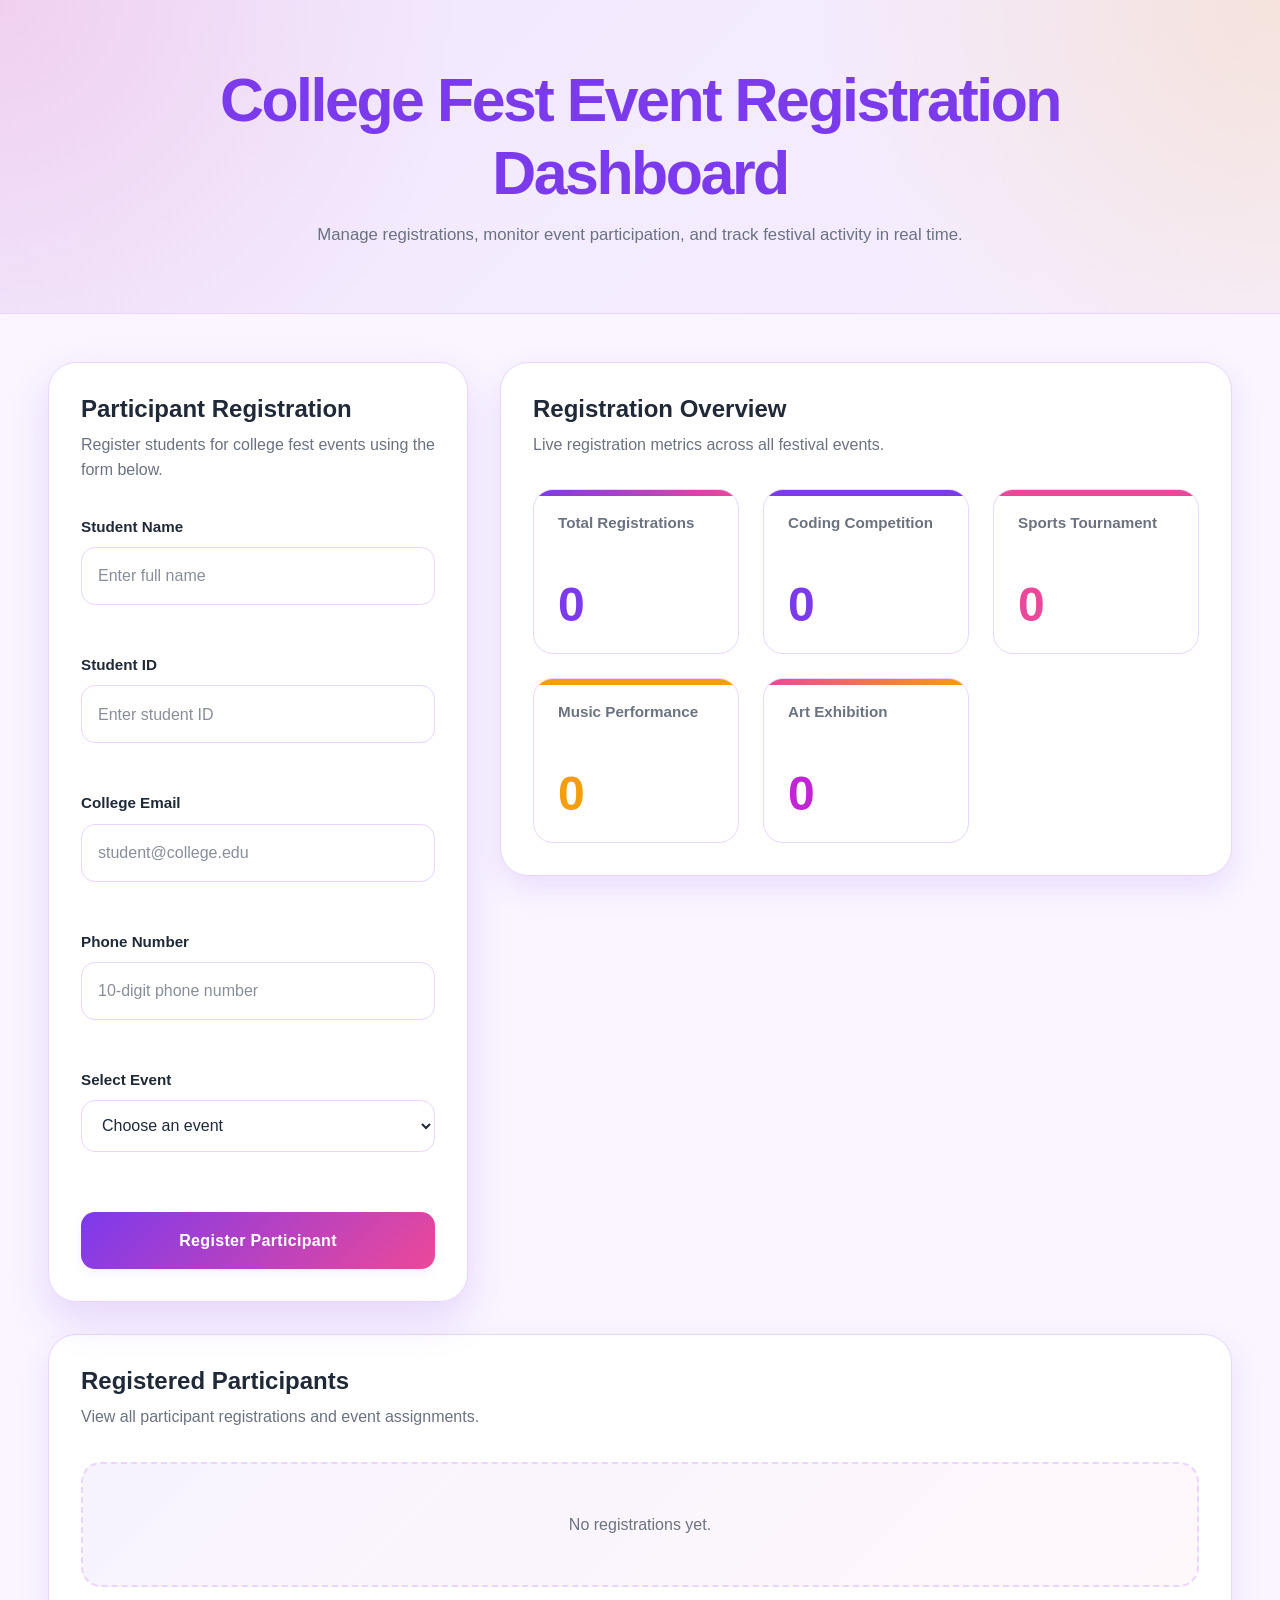
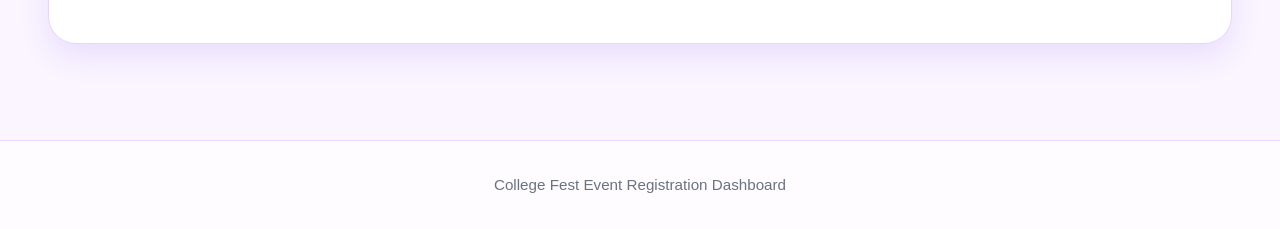
<file: outputs/A5/index.html>
<!DOCTYPE html>
<html lang="en">

<head>
    <meta charset="UTF-8" />
    <meta name="viewport" content="width=device-width, initial-scale=1.0" />
    <title>College Fest Event Registration Dashboard</title>
    <meta name="description"
        content="College Fest Event Registration Dashboard for managing participant registrations and event statistics." />
    <link rel="stylesheet" href="style.css" />
</head>

<body>
    <header class="site-header">
        <div class="header-content">
            <h1 id="application-title">College Fest Event Registration Dashboard</h1>
            <p id="application-description">
                Manage registrations, monitor event participation, and track festival activity in real time.
            </p>
        </div>
    </header>

    <main class="dashboard-layout">
        <!-- Registration Form Section -->
        <section class="registration-section" aria-labelledby="registration-section-title">
            <div class="panel-card registration-panel">
                <div class="section-header">
                    <h2 id="registration-section-title">Participant Registration</h2>
                    <p>
                        Register students for college fest events using the form below.
                    </p>
                </div>

                <div id="form-success-message" class="feedback-message success-message" role="status"
                    aria-live="polite"></div>

                <div id="form-error-message" class="feedback-message error-message" role="alert" aria-live="assertive">
                </div>

                <form id="registration-form" class="registration-form" novalidate>
                    <div class="form-field">
                        <label for="student-name">Student Name</label>
                        <input type="text" id="student-name" name="studentName" placeholder="Enter full name"
                            maxlength="50" required autocomplete="name" />
                        <small id="student-name-validation" class="field-validation-message" aria-live="polite"></small>
                    </div>

                    <div class="form-field">
                        <label for="student-id">Student ID</label>
                        <input type="text" id="student-id" name="studentId" placeholder="Enter student ID"
                            maxlength="20" required autocomplete="off" />
                        <small id="student-id-validation" class="field-validation-message" aria-live="polite"></small>
                    </div>

                    <div class="form-field">
                        <label for="college-email">College Email</label>
                        <input type="email" id="college-email" name="collegeEmail" placeholder="student@college.edu"
                            required autocomplete="email" />
                        <small id="college-email-validation" class="field-validation-message"
                            aria-live="polite"></small>
                    </div>

                    <div class="form-field">
                        <label for="phone-number">Phone Number</label>
                        <input type="tel" id="phone-number" name="phoneNumber" placeholder="10-digit phone number"
                            maxlength="10" required autocomplete="tel" />
                        <small id="phone-number-validation" class="field-validation-message" aria-live="polite"></small>
                    </div>

                    <div class="form-field">
                        <label for="event-selection">Select Event</label>
                        <select id="event-selection" name="eventSelection" required>
                            <option value="">Choose an event</option>
                            <option value="coding-competition">
                                Coding Competition
                            </option>
                            <option value="sports-tournament">
                                Sports Tournament
                            </option>
                            <option value="music-performance">
                                Music Performance
                            </option>
                            <option value="art-exhibition">
                                Art Exhibition
                            </option>
                        </select>
                        <small id="event-selection-validation" class="field-validation-message"
                            aria-live="polite"></small>
                    </div>

                    <div class="form-actions">
                        <button type="submit" id="submit-registration-button">
                            Register Participant
                        </button>
                    </div>
                </form>
            </div>
        </section>

        <!-- Dashboard Statistics Section -->
        <section class="statistics-section" aria-labelledby="statistics-section-title">
            <div class="panel-card statistics-panel">
                <div class="section-header">
                    <h2 id="statistics-section-title">
                        Registration Overview
                    </h2>
                    <p>Live registration metrics across all festival events.</p>
                </div>

                <div class="statistics-grid">
                    <article class="statistic-card">
                        <h3>Total Registrations</h3>
                        <p id="total-registrations-count" class="statistic-value" aria-label="Total registrations">
                            0
                        </p>
                    </article>

                    <article class="statistic-card">
                        <h3>Coding Competition</h3>
                        <p id="coding-competition-count" class="statistic-value"
                            aria-label="Coding competition registrations">
                            0
                        </p>
                    </article>

                    <article class="statistic-card">
                        <h3>Sports Tournament</h3>
                        <p id="sports-tournament-count" class="statistic-value"
                            aria-label="Sports tournament registrations">
                            0
                        </p>
                    </article>

                    <article class="statistic-card">
                        <h3>Music Performance</h3>
                        <p id="music-performance-count" class="statistic-value"
                            aria-label="Music performance registrations">
                            0
                        </p>
                    </article>

                    <article class="statistic-card">
                        <h3>Art Exhibition</h3>
                        <p id="art-exhibition-count" class="statistic-value" aria-label="Art exhibition registrations">
                            0
                        </p>
                    </article>
                </div>
            </div>
        </section>

        <!-- Participant List Section -->
        <section class="participants-section" aria-labelledby="participants-section-title">
            <div class="panel-card participants-panel">
                <div class="section-header">
                    <h2 id="participants-section-title">
                        Registered Participants
                    </h2>
                    <p>
                        View all participant registrations and event assignments.
                    </p>
                </div>

                <div id="participants-empty-state" class="empty-state-message" role="status" aria-live="polite">
                    No registrations yet.
                </div>

                <div class="participants-table-container" aria-label="Scrollable participant list">
                    <table class="participants-table">
                        <thead>
                            <tr>
                                <th scope="col">Student Name</th>
                                <th scope="col">Student ID</th>
                                <th scope="col">Event</th>
                                <th scope="col">Slot</th>
                                <th scope="col">Registration Time</th>
                            </tr>
                        </thead>
                        <tbody id="participants-table-body">
                            <!-- JavaScript will populate participant rows here -->
                        </tbody>
                    </table>
                </div>
            </div>
        </section>
    </main>

    <footer class="site-footer">
        <p>
            College Fest Event Registration Dashboard
        </p>
    </footer>

    <script src="script.js"></script>
</body>

</html>
</file>
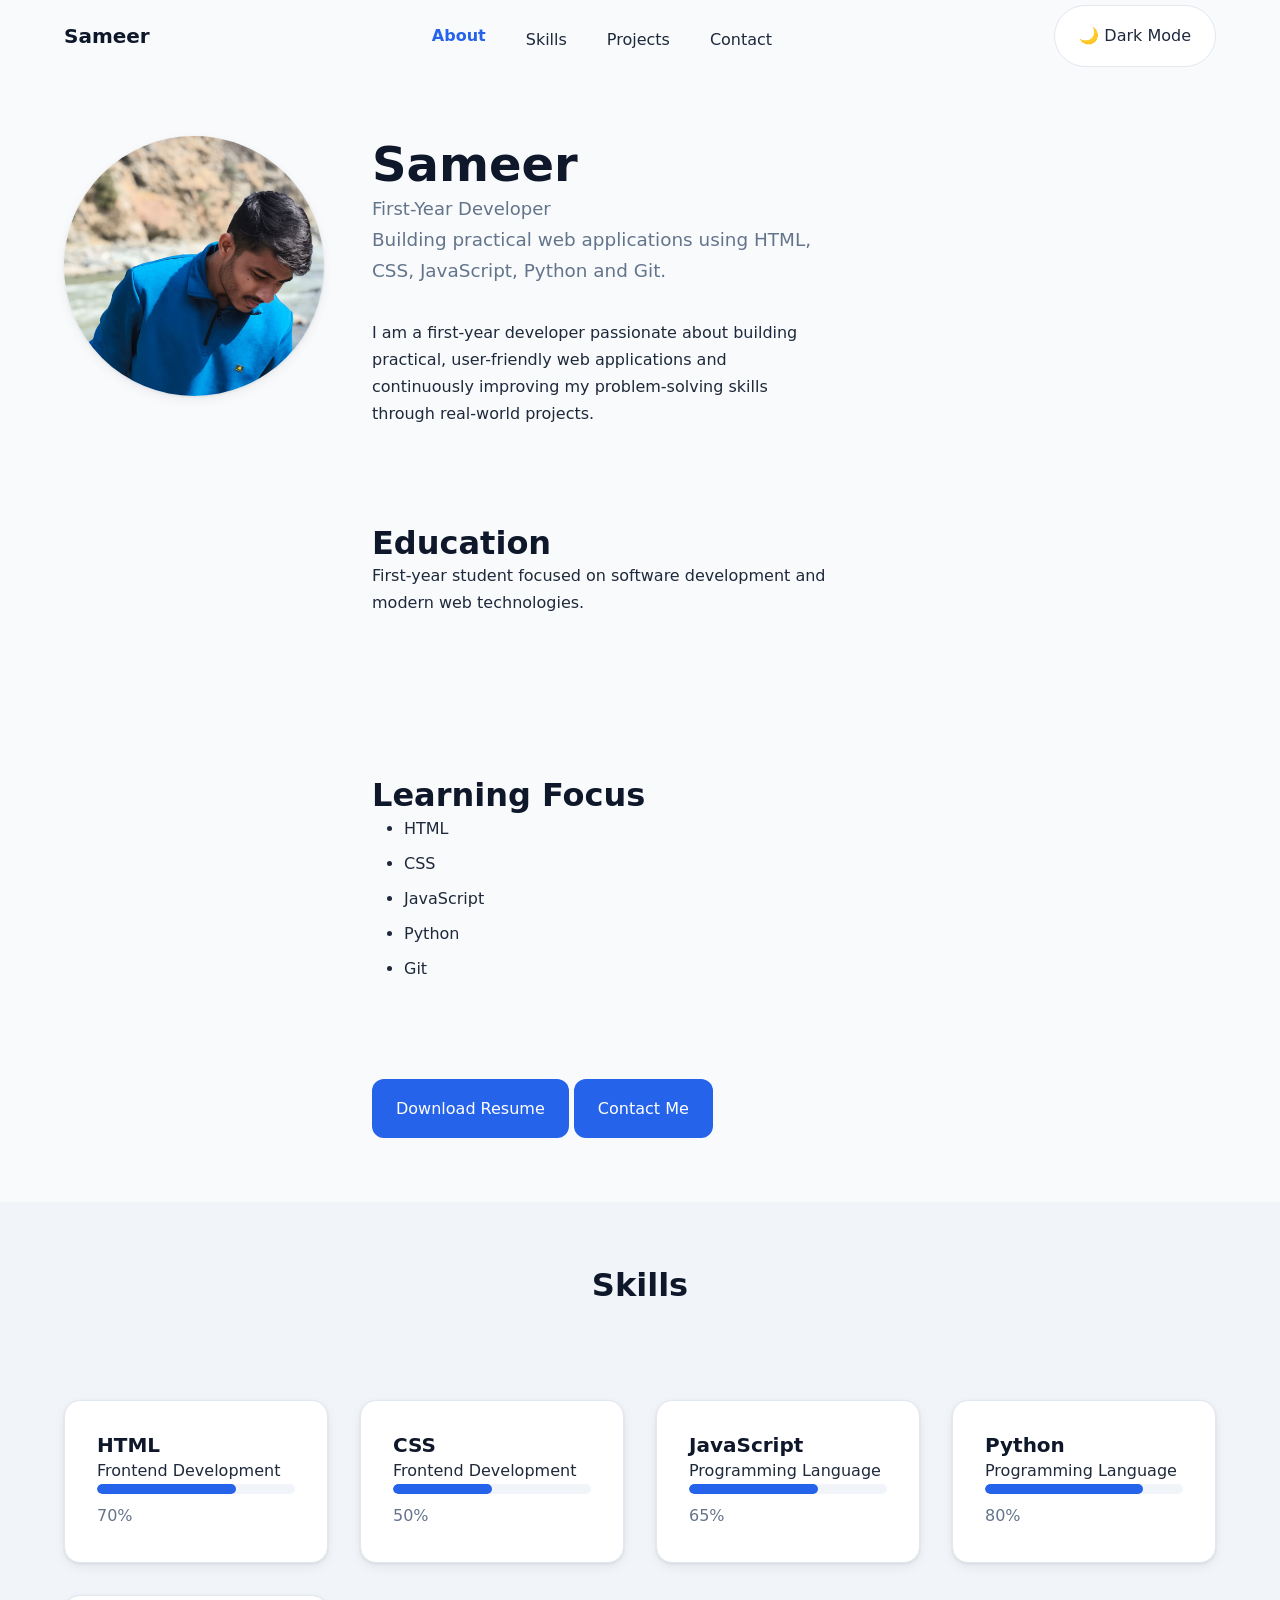
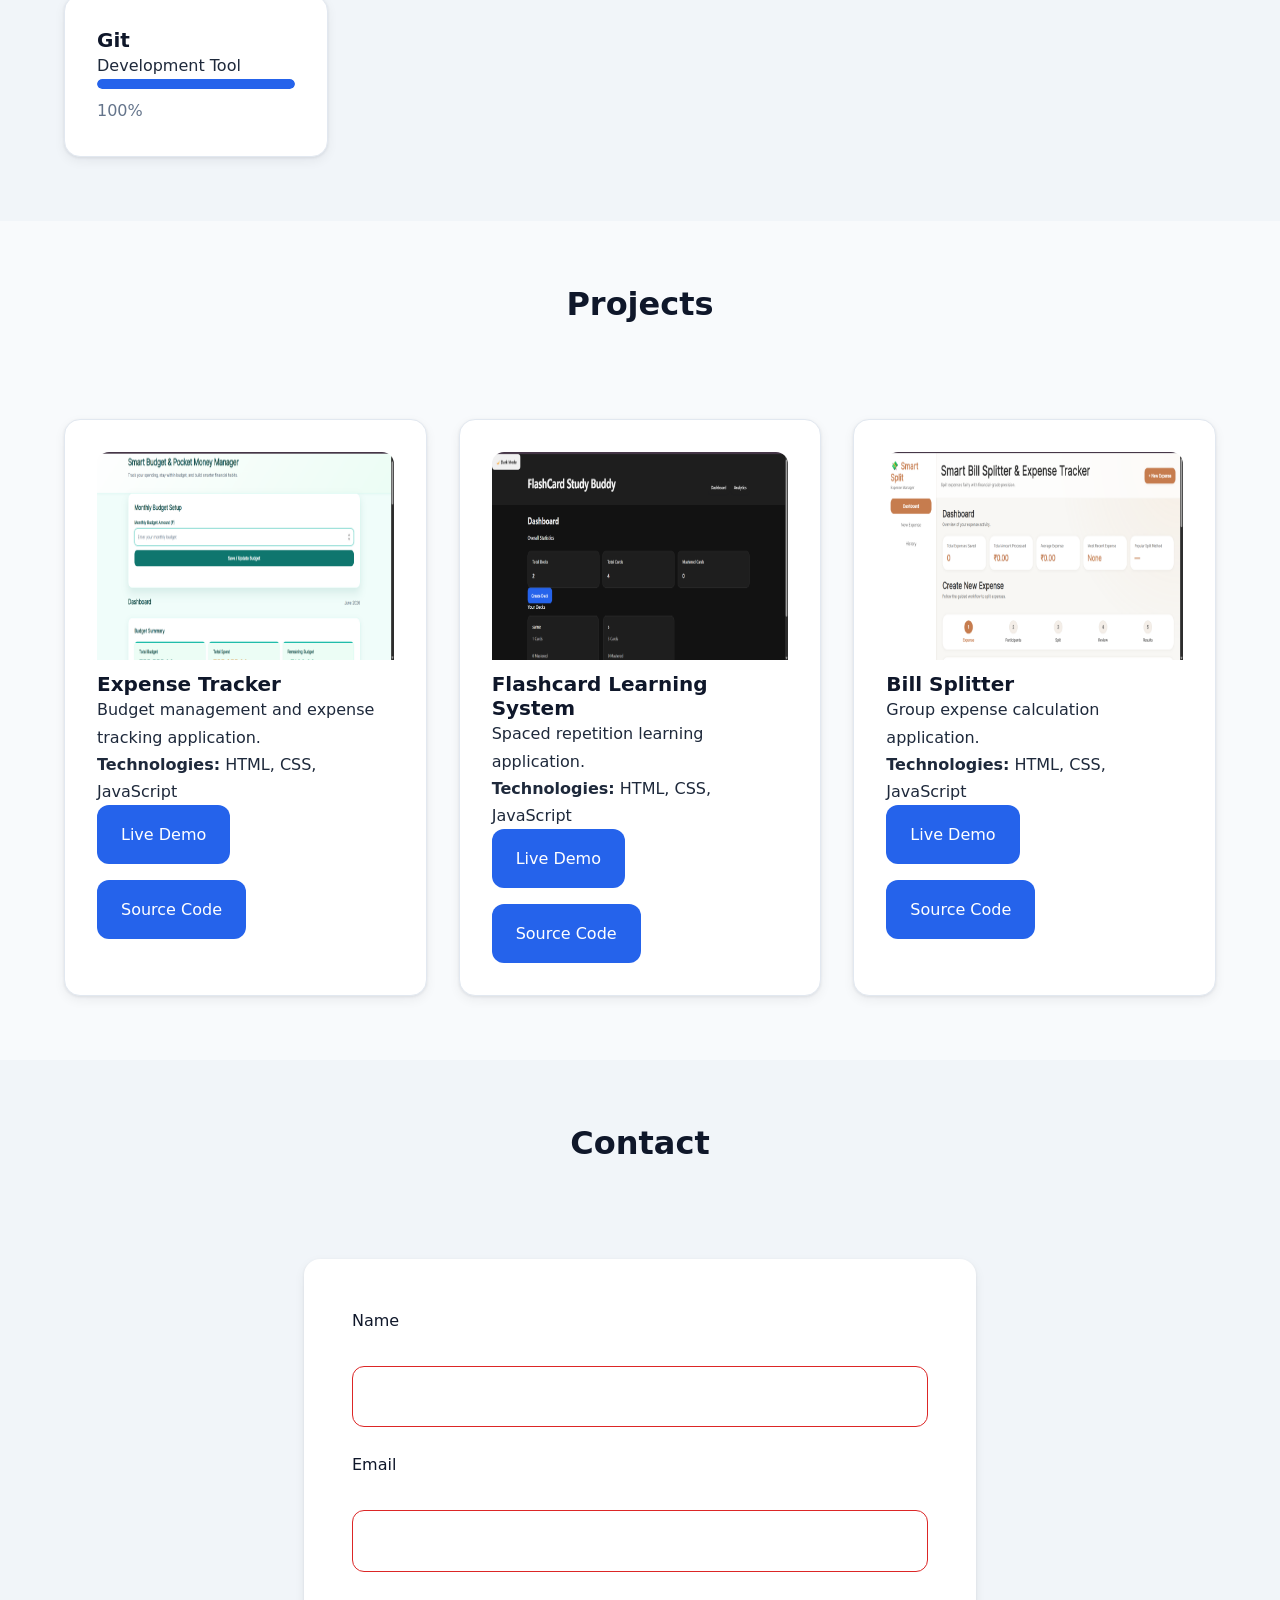
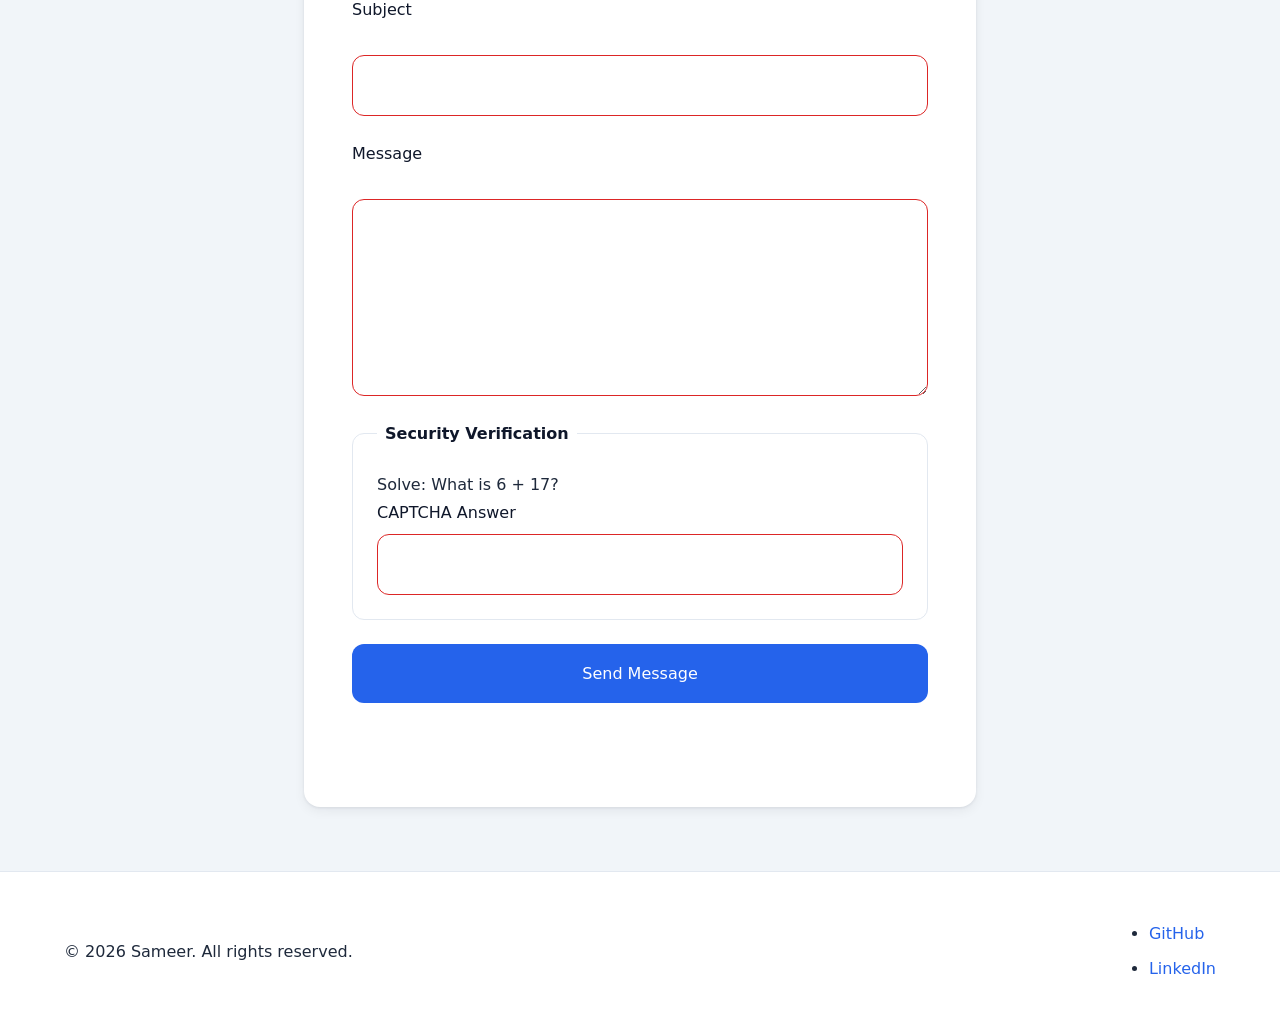
<file: outputs/A6/index.html>
<!DOCTYPE html>
<html lang="en" data-theme="light">

<head>
    <meta charset="UTF-8">
    <meta name="viewport" content="width=device-width, initial-scale=1.0">

    <title>Sameer | First-Year Developer Portfolio</title>

    <meta name="description"
        content="Portfolio of Sameer, a first-year developer showcasing projects, skills, and practical web development experience.">
    <meta name="author" content="Sameer">
    <meta name="keywords" content="portfolio, web developer, HTML, CSS, JavaScript, Python, Git, frontend developer">

    <link rel="stylesheet" href="style.css">
    <script src="script.js" defer></script>


</head>

<body>

    <a href="#main-content" class="skip-link">Skip to main content</a>

    <header class="site-header">
        <div class="container">
            <nav class="navbar" aria-label="Primary Navigation">
                <a href="#about" class="site-logo">Sameer</a>

                <ul class="nav-menu">
                    <li><a href="#about" class="nav-link" data-section="about">About</a></li>
                    <li><a href="#skills" class="nav-link" data-section="skills">Skills</a></li>
                    <li><a href="#projects" class="nav-link" data-section="projects">Projects</a></li>
                    <li><a href="#contact" class="nav-link" data-section="contact">Contact</a></li>
                </ul>

                <button id="theme-toggle" class="theme-toggle" aria-label="Toggle theme">
                    🌙 Dark Mode
                </button>
            </nav>
        </div>
    </header>

    <main id="main-content">

        <section id="about" class="hero-section" aria-labelledby="about-heading">
            <div class="container">
                <div class="section-content">

                    <img src="assets/images/profile-1.jpeg" alt="Portrait of Sameer" class="profile-image">

                    <div class="hero-content">

                        <header class="hero-introduction">
                            <h1 id="about-heading">Sameer</h1>
                            <p class="hero-role">
                                First-Year Developer
                            <p class="hero-tagline">
                                Building practical web applications using HTML,
                                CSS, JavaScript, Python and Git.
                            </p>
                            </p>
                        </header>

                        <p>
                            I am a first-year developer passionate about building practical,
                            user-friendly web applications and continuously improving my
                            problem-solving skills through real-world projects.
                        </p>

                        <section aria-labelledby="education-heading">
                            <h2 id="education-heading">Education</h2>
                            <p>First-year student focused on software development and modern web technologies.</p>
                        </section>

                        <section aria-labelledby="learning-focus-heading">
                            <h2 id="learning-focus-heading">Learning Focus</h2>
                            <ul>
                                <li>HTML</li>
                                <li>CSS</li>
                                <li>JavaScript</li>
                                <li>Python</li>
                                <li>Git</li>
                            </ul>
                        </section>

                        <div class="hero-actions">
                            <a href="assets/resume.pdf">Download Resume</a>
                            <a href="#contact">Contact Me</a>
                        </div>
                    </div>
                </div>
            </div>
        </section>

        <section id="skills" class="skills-section" aria-labelledby="skills-heading">
            <div class="container">
                <div class="section-content">

                    <div class="section-header">
                        <h2 id="skills-heading">Skills</h2>
                    </div>

                    <div class="skills-grid">

                        <article class="skill-card">
                            <h3>HTML</h3>
                            <p>Frontend Development</p>
                            <div class="skill-progress">
                                <div class="skill-progress-bar" style="width: 70%;"></div>
                            </div>

                            <p class="skill-percentage">70%</p>
                        </article>

                        <article class="skill-card">
                            <h3>CSS</h3>
                            <p>Frontend Development</p>
                            <div class="skill-progress">
                                <div class="skill-progress-bar" style="width: 50%;"></div>
                            </div>

                            <p class="skill-percentage">50%</p>
                        </article>

                        <article class="skill-card">
                            <h3>JavaScript</h3>
                            <p>Programming Language</p>
                            <div class="skill-progress">
                                <div class="skill-progress-bar" style="width: 65%;"></div>
                            </div>

                            <p class="skill-percentage">65%</p>
                        </article>

                        <article class="skill-card">
                            <h3>Python</h3>
                            <p>Programming Language</p>
                            <div class="skill-progress">
                                <div class="skill-progress-bar" style="width: 80%;"></div>
                            </div>

                            <p class="skill-percentage">80%</p>
                        </article>

                        <article class="skill-card">
                            <h3>Git</h3>
                            <p>Development Tool</p>
                            <div class="skill-progress">
                                <div class="skill-progress-bar" style="width:100%;"></div>
                            </div>

                            <p class="skill-percentage">100%</p>
                        </article>

                    </div>

                </div>
            </div>
        </section>

        <section id="projects" class="projects-section" aria-labelledby="projects-heading">
            <div class="container">
                <div class="section-content">

                    <div class="section-header">
                        <h2 id="projects-heading">Projects</h2>
                    </div>

                    <div class="projects-grid">

                        <article class="project-card">
                            <img src="assets/images/budgetmanager-img.png" alt="Expense Tracker project preview">

                            <h3>Expense Tracker</h3>

                            <p>Budget management and expense tracking application.</p>

                            <p><strong>Technologies:</strong> HTML, CSS, JavaScript</p>

                            <div class="project-actions">
                                <a href="https://example.com/demo-expense-tracker" target="_blank"
                                    rel="noopener noreferrer">
                                    Live Demo
                                </a>

                                <a href="https://github.com/sameersahu8677-ops/prompthon/tree/9214ad88cf30ab08a167ac16e0b43b6dd4926925/outputs/A4"
                                    target="_blank" rel="noopener noreferrer">
                                    Source Code
                                </a>
                            </div>
                        </article>

                        <article class="project-card">
                            <img src="assets/images/flashcard-img.png" alt="Flashcard Learning System project preview">

                            <h3>Flashcard Learning System</h3>

                            <p>Spaced repetition learning application.</p>

                            <p><strong>Technologies:</strong> HTML, CSS, JavaScript</p>

                            <div class="project-actions">
                                <a href="https://example.com/demo-flashcards" target="_blank" rel="noopener noreferrer">
                                    Live Demo
                                </a>

                                <a href="https://github.com/sameersahu8677-ops/prompthon/tree/9214ad88cf30ab08a167ac16e0b43b6dd4926925/outputs/A2"
                                    target="_blank" rel="noopener noreferrer">
                                    Source Code
                                </a>
                            </div>
                        </article>

                        <article class="project-card">
                            <img src="assets/images/smartsplitter-img.png" alt="Bill Splitter project preview">

                            <h3>Bill Splitter</h3>

                            <p>Group expense calculation application.</p>

                            <p><strong>Technologies:</strong> HTML, CSS, JavaScript</p>

                            <div class="project-actions">
                                <a href="https://example.com/demo-bill-splitter" target="_blank"
                                    rel="noopener noreferrer">
                                    Live Demo
                                </a>

                                <a href="https://github.com/sameersahu8677-ops/prompthon/tree/9214ad88cf30ab08a167ac16e0b43b6dd4926925/outputs/A1"
                                    target="_blank" rel="noopener noreferrer">
                                    Source Code
                                </a>
                            </div>
                        </article>

                    </div>

                </div>
            </div>
        </section>

        <section id="contact" class="contact-section" aria-labelledby="contact-heading">
            <div class="container">
                <div class="section-content">

                    <div class="section-header">
                        <h2 id="contact-heading">Contact</h2>
                    </div>

                    <form id="contact-form" class="contact-form" novalidate>

                        <label for="name">Name</label>
                        <input type="text" id="name" name="name" autocomplete="name" required>

                        <label for="email">Email</label>
                        <input type="email" id="email" name="email" autocomplete="email" inputmode="email" required>

                        <label for="subject">Subject</label>
                        <input type="text" id="subject" name="subject" required>

                        <label for="message">Message</label>
                        <textarea id="message" name="message" rows="6" required></textarea>

                        <fieldset>
                            <legend>Security Verification</legend>

                            <p>
                                Solve:
                                <span id="captcha-question">Loading challenge...</span>
                            </p>

                            <label for="captcha-answer">CAPTCHA Answer</label>

                            <input type="number" id="captcha-answer" name="captcha-answer" inputmode="numeric" required>
                        </fieldset>

                        <button id="submit-button" type="submit">
                            Send Message
                        </button>

                        <div id="form-message" class="notification" aria-live="polite">
                        </div>

                    </form>

                </div>
            </div>
        </section>

    </main>

    <footer class="site-footer">
        <div class="container">

            <p>&copy; 2026 Sameer. All rights reserved.</p>

            <nav aria-label="Social Links">
                <ul>
                    <li>
                        <a href="https://github.com/" target="_blank" rel="noopener noreferrer">
                            GitHub
                        </a>
                    </li>

                    <li>
                        <a href="https://linkedin.com/" target="_blank" rel="noopener noreferrer">
                            LinkedIn
                        </a>
                    </li>
                </ul>
            </nav>

        </div>
    </footer>

    <div id="toast-notification" class="toast-notification"></div>
</body>

</html>
</file>
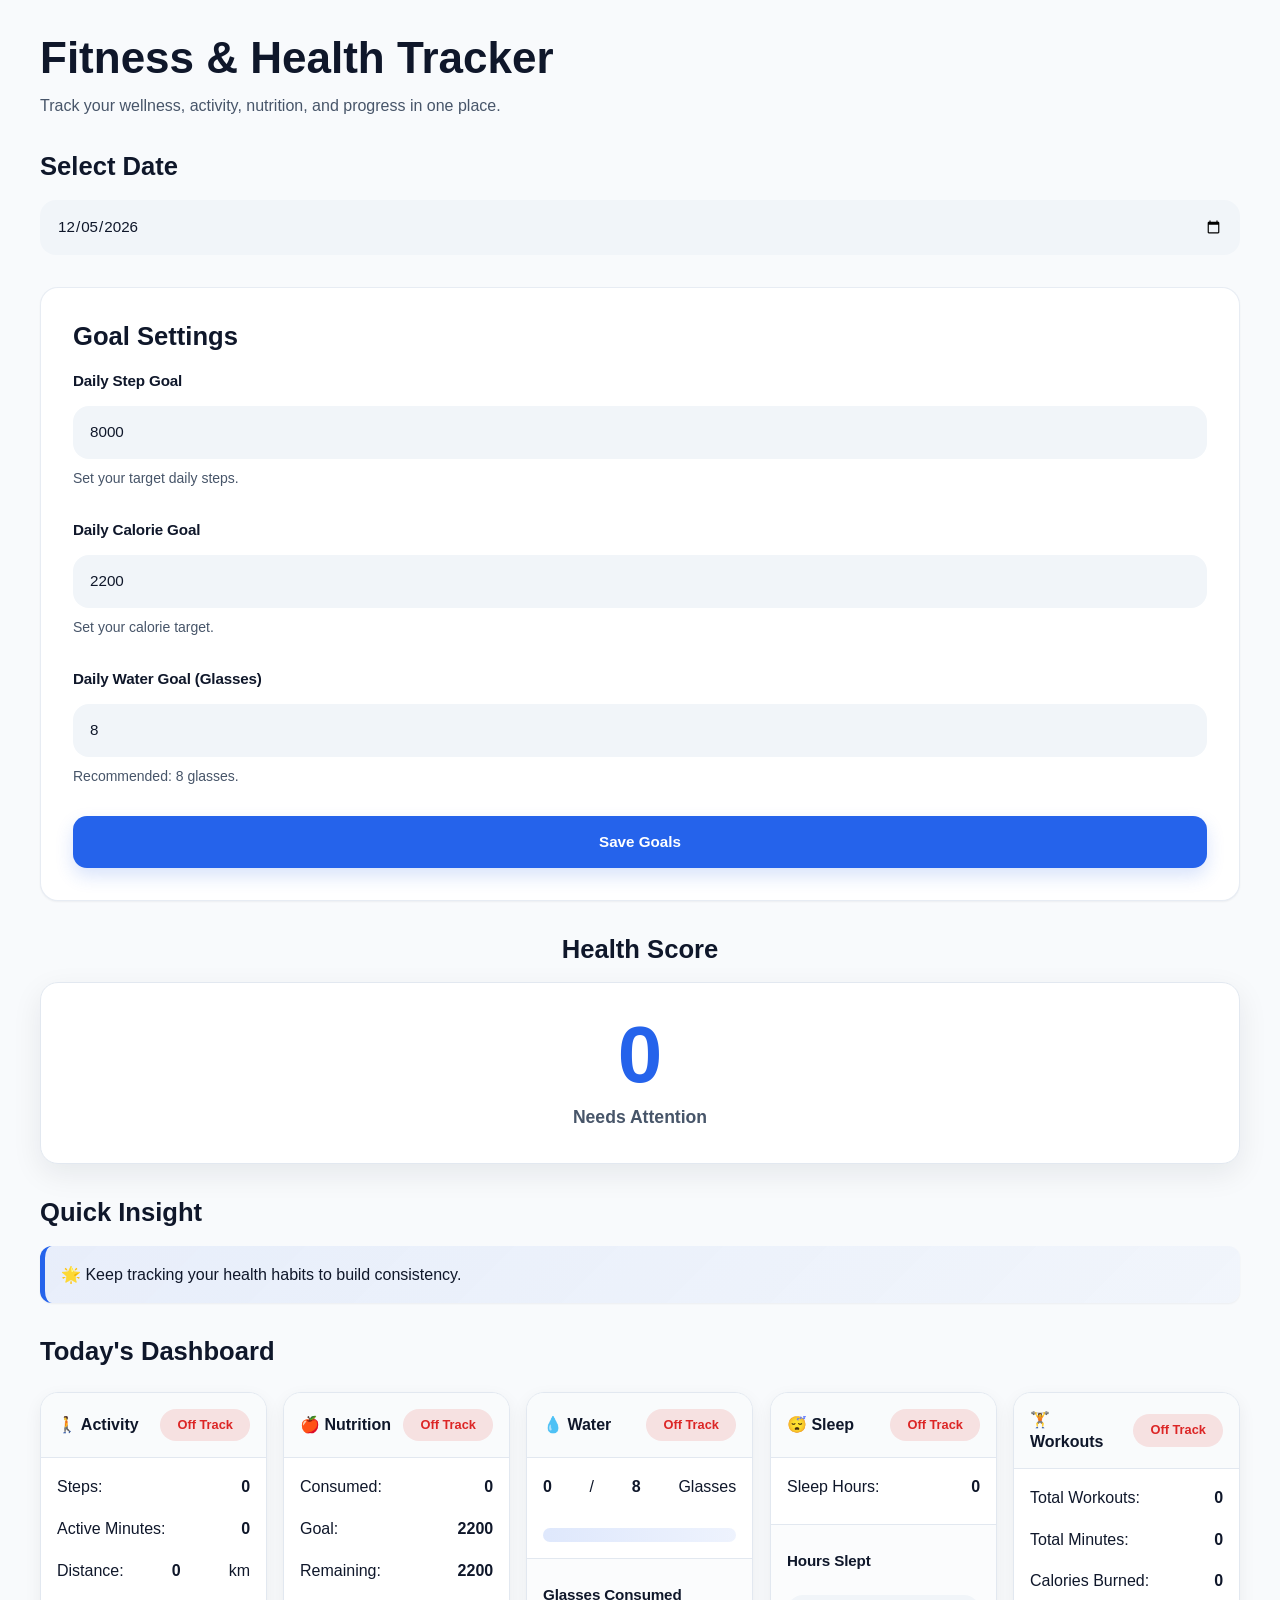
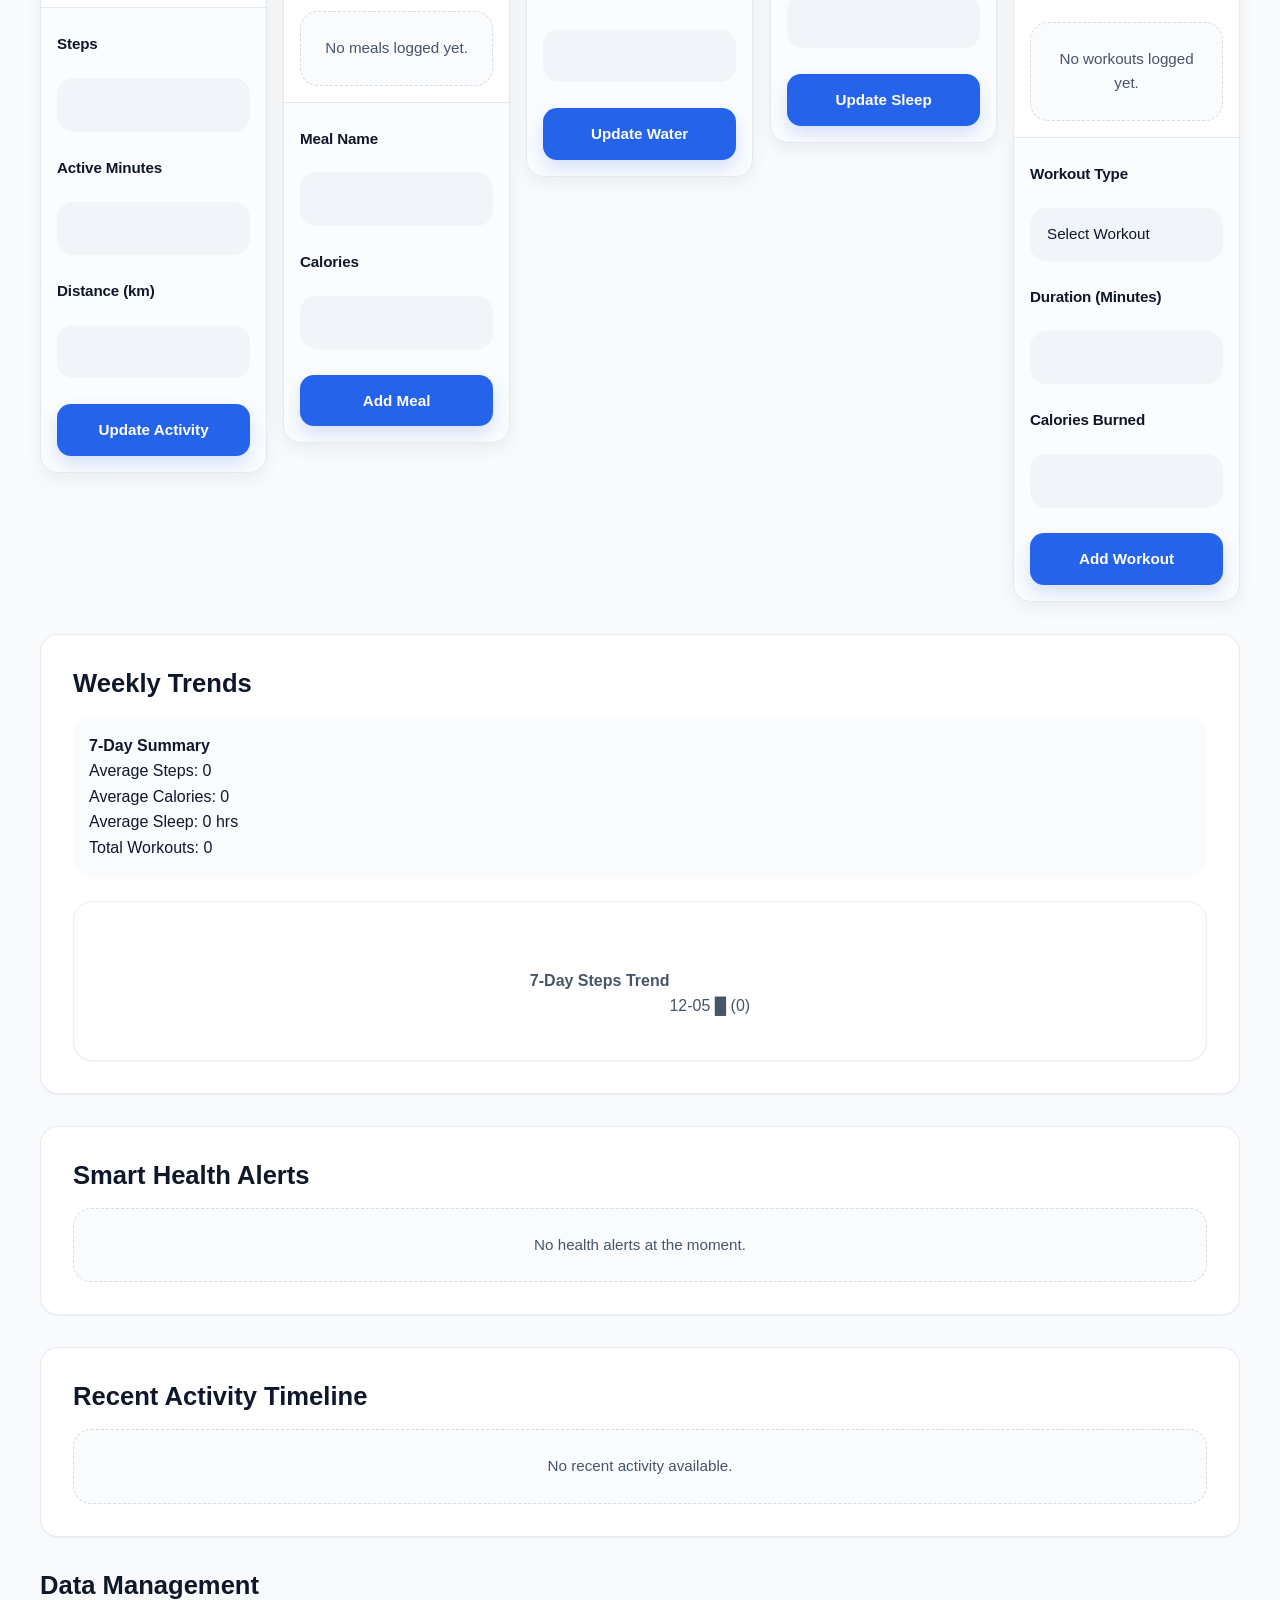
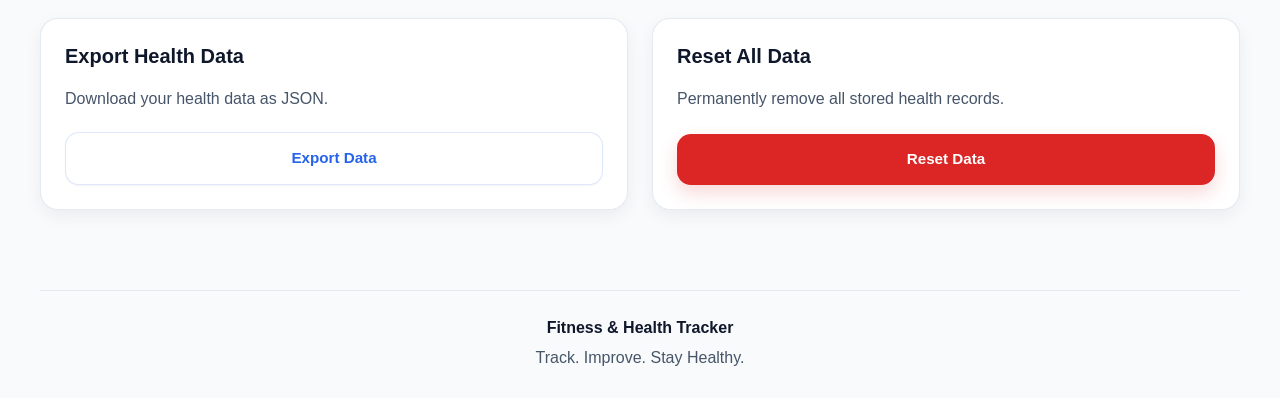
<file: outputs/A7/index.html>
<!DOCTYPE html>
<html lang="en">

<head>
    <meta charset="UTF-8" />
    <meta name="viewport" content="width=device-width, initial-scale=1.0" />
    <title>Fitness & Health Tracker</title>
    <link rel="stylesheet" href="style.css" />
</head>

<body>

    <header id="app-header">
        <div class="header-content">
            <h1>Fitness & Health Tracker</h1>
            <p>Track your wellness, activity, nutrition, and progress in one place.</p>
        </div>
    </header>

    <main id="app-main">

        <!-- Date Selector -->
        <section id="date-selector-section">
            <h2>Select Date</h2>
            <input type="date" id="selected-date" name="selected-date" aria-label="Select tracking date" />
        </section>

        <!-- Goal Settings -->
        <section id="goal-settings-section">
            <h2>Goal Settings</h2>

            <form id="settings-form">
                <div class="form-group">
                    <label for="step-goal-input">Daily Step Goal</label>
                    <input type="number" id="step-goal-input" name="stepGoal" min="1000" max="100000" required />
                    <small>Set your target daily steps.</small>
                </div>

                <div class="form-group">
                    <label for="calorie-goal-input">Daily Calorie Goal</label>
                    <input type="number" id="calorie-goal-input" name="calorieGoal" min="500" max="10000" required />
                    <small>Set your calorie target.</small>
                </div>

                <div class="form-group">
                    <label for="water-goal-input">Daily Water Goal (Glasses)</label>
                    <input type="number" id="water-goal-input" name="waterGoal" min="1" max="30" required />
                    <small>Recommended: 8 glasses.</small>
                </div>

                <button type="submit">Save Goals</button>
            </form>
        </section>

        <!-- Health Score -->
        <section id="health-score-section">
            <h2>Health Score</h2>

            <div class="health-score-card">
                <span id="health-score-value" aria-live="polite">--</span>
                <span id="health-score-label" aria-live="polite">Not Available</span>
            </div>
        </section>

        <!-- Quick Insight -->
        <section id="quick-insight-section">
            <h2>Quick Insight</h2>

            <div id="quick-insight" aria-live="polite">
                Start tracking today to receive personalized insights.
            </div>
        </section>

        <!-- Dashboard -->
        <section id="dashboard-section">
            <h2>Today's Dashboard</h2>

            <div class="dashboard-grid">

                <!-- Activity Card -->
                <article class="dashboard-card" id="activity-card">

                    <div class="card-header">
                        <h3>🚶 Activity</h3>
                        <span class="status-badge" id="activity-status">Unknown</span>
                    </div>

                    <div class="card-body">
                        <p>Steps: <span id="steps-value">0</span></p>
                        <p>Active Minutes: <span id="active-minutes-value">0</span></p>
                        <p>Distance: <span id="distance-value">0</span> km</p>
                    </div>

                    <div class="card-actions">
                        <form id="activity-form">

                            <label for="steps-input">Steps</label>
                            <input type="number" id="steps-input" name="steps" min="0" max="100000" required />

                            <label for="active-minutes-input">Active Minutes</label>
                            <input type="number" id="active-minutes-input" name="activeMinutes" min="0" max="1440"
                                required />

                            <label for="distance-input">Distance (km)</label>
                            <input type="number" id="distance-input" name="distance" min="0" max="100" step="0.1"
                                required />

                            <button type="submit">Update Activity</button>
                        </form>
                    </div>

                </article>

                <!-- Nutrition Card -->
                <article class="dashboard-card" id="nutrition-card">

                    <div class="card-header">
                        <h3>🍎 Nutrition</h3>
                        <span class="status-badge" id="nutrition-status">Unknown</span>
                    </div>

                    <div class="card-body">
                        <p>Consumed: <span id="calories-consumed">0</span></p>
                        <p>Goal: <span id="calories-goal">0</span></p>
                        <p>Remaining: <span id="calories-remaining">0</span></p>

                        <div id="meal-list">
                            <div class="empty-state">
                                No meals logged yet.
                            </div>
                        </div>
                    </div>

                    <div class="card-actions">
                        <form id="meal-form">

                            <label for="meal-name-input">Meal Name</label>
                            <input type="text" id="meal-name-input" name="mealName" required />

                            <label for="meal-calories-input">Calories</label>
                            <input type="number" id="meal-calories-input" name="mealCalories" min="0" max="10000"
                                required />

                            <button type="submit">Add Meal</button>
                        </form>
                    </div>

                </article>

                <!-- Water Card -->
                <article class="dashboard-card" id="water-card">

                    <div class="card-header">
                        <h3>💧 Water</h3>
                        <span class="status-badge" id="water-status">Unknown</span>
                    </div>

                    <div class="card-body">
                        <p>
                            <span id="water-value">0</span> /
                            <span id="water-goal">8</span> Glasses
                        </p>

                        <div class="progress-placeholder">
                            Water Progress Indicator
                        </div>
                    </div>

                    <div class="card-actions">
                        <form id="water-form">

                            <label for="water-glasses-input">
                                Glasses Consumed
                            </label>

                            <input type="number" id="water-glasses-input" name="waterGlasses" min="0" max="30"
                                required />

                            <button type="submit">Update Water</button>
                        </form>
                    </div>

                </article>

                <!-- Sleep Card -->
                <article class="dashboard-card" id="sleep-card">

                    <div class="card-header">
                        <h3>😴 Sleep</h3>
                        <span class="status-badge" id="sleep-status">Unknown</span>
                    </div>

                    <div class="card-body">
                        <p>
                            Sleep Hours:
                            <span id="sleep-value">0</span>
                        </p>

                        <div id="sleep-warning" aria-live="polite"></div>
                    </div>

                    <div class="card-actions">
                        <form id="sleep-form">

                            <label for="sleep-hours-input">
                                Hours Slept
                            </label>

                            <input type="number" id="sleep-hours-input" name="sleepHours" min="0" max="24" step="0.1"
                                required />

                            <button type="submit">Update Sleep</button>
                        </form>
                    </div>

                </article>

                <!-- Workout Card -->
                <article class="dashboard-card" id="workout-card">

                    <div class="card-header">
                        <h3>🏋️ Workouts</h3>
                        <span class="status-badge" id="workout-status">Unknown</span>
                    </div>

                    <div class="card-body">
                        <p>Total Workouts: <span id="workout-count">0</span></p>
                        <p>Total Minutes: <span id="workout-minutes">0</span></p>
                        <p>Calories Burned: <span id="workout-calories">0</span></p>

                        <div id="workout-list">
                            <div class="empty-state">
                                No workouts logged yet.
                            </div>
                        </div>
                    </div>

                    <div class="card-actions">
                        <form id="workout-form">

                            <label for="workout-type-input">Workout Type</label>

                            <select id="workout-type-input" name="workoutType" required>
                                <option value="">Select Workout</option>
                                <option>Running</option>
                                <option>Walking</option>
                                <option>Cycling</option>
                                <option>Yoga</option>
                                <option>Gym</option>
                                <option>Swimming</option>
                                <option>Other</option>
                            </select>

                            <label for="workout-duration-input">
                                Duration (Minutes)
                            </label>

                            <input type="number" id="workout-duration-input" name="workoutDuration" min="1" max="600"
                                required />

                            <label for="workout-calories-input">
                                Calories Burned
                            </label>

                            <input type="number" id="workout-calories-input" name="workoutCalories" min="0" max="5000"
                                required />

                            <button type="submit">Add Workout</button>
                        </form>
                    </div>

                </article>

            </div>
        </section>

        <!-- Weekly Trends -->
        <section id="weekly-trends-section">
            <h2>Weekly Trends</h2>

            <div id="weekly-summary">
                Weekly statistics will appear here.
            </div>

            <div id="charts-container">

                <div id="steps-chart" class="chart-container">
                </div>

            </div>


        </section>

        <!-- Smart Alerts -->
        <section id="smart-alerts-section">
            <h2>Smart Health Alerts</h2>

            <div id="alert-container" aria-live="polite">
                <div class="empty-state">
                    No health alerts at the moment.
                </div>
            </div>
        </section>

        <!-- Timeline -->
        <section id="timeline-section">
            <h2>Recent Activity Timeline</h2>

            <div id="timeline-list">
                <div class="empty-state">
                    No recent activity available.
                </div>
            </div>
        </section>

        <!-- Data Management -->
        <section id="data-actions-section">
            <h2>Data Management</h2>

            <div class="data-actions">

                <div class="action-card">
                    <h3>Export Health Data</h3>
                    <p>Download your health data as JSON.</p>
                    <button id="export-data-btn" type="button">
                        Export Data
                    </button>
                </div>

                <div class="action-card">
                    <h3>Reset All Data</h3>
                    <p>
                        Permanently remove all stored health records.
                    </p>
                    <button id="reset-data-btn" type="button">
                        Reset Data
                    </button>
                </div>

            </div>
        </section>

    </main>

    <footer id="app-footer">
        <p>Fitness & Health Tracker</p>
        <p>Track. Improve. Stay Healthy.</p>
    </footer>

    <script src="script.js"></script>
    
    <div id="toast-container"></div>
</body>

</html>
</file>
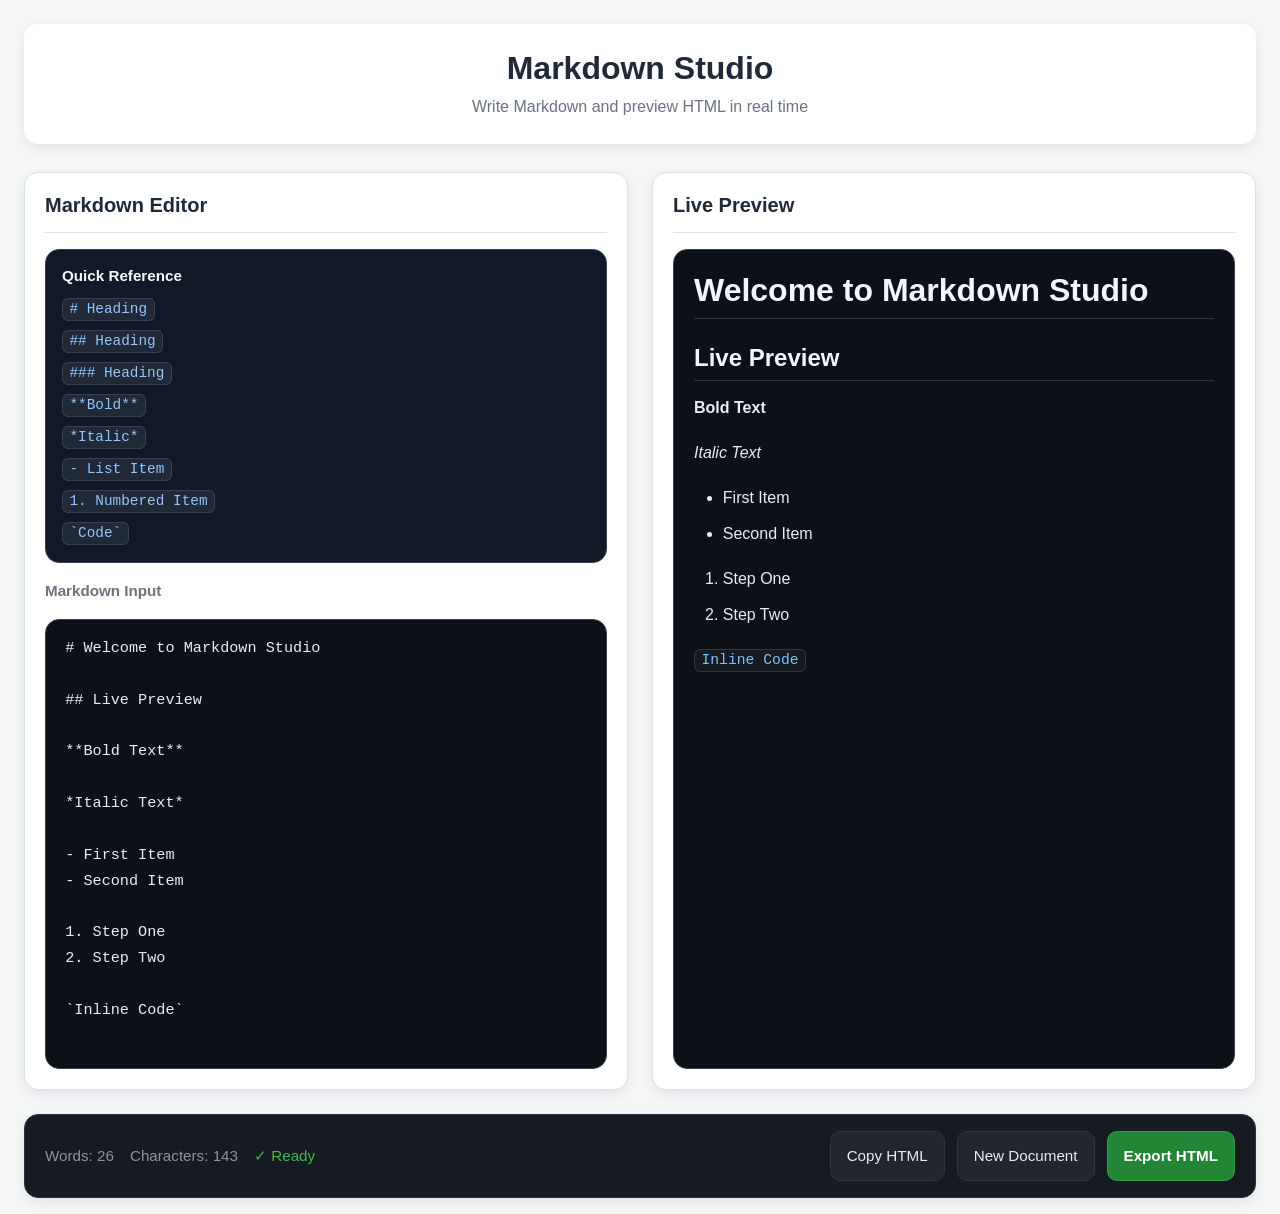
<file: outputs/B1/index.html>
<!DOCTYPE html>
<html lang="en">

<head>
    <meta charset="UTF-8">
    <meta name="viewport" content="width=device-width, initial-scale=1.0">
    <title>Markdown Studio</title>

    <link rel="stylesheet" href="style.css">
    <script src="script.js" defer></script>
</head>

<body>

    <!-- Header -->
    <header class="app-header">
        <h1>Markdown Studio</h1>
        <p>Write Markdown and preview HTML in real time</p>
    </header>

    <!-- Main Workspace -->
    <main class="workspace">

        <!-- Editor Panel -->
        <section class="editor-panel" aria-labelledby="editor-heading">

            <div class="panel-header">
                <h2 id="editor-heading">Markdown Editor</h2>
            </div>

            <!-- Markdown Cheat Sheet -->
            <aside class="markdown-help" aria-label="Markdown Reference">
                <h3>Quick Reference</h3>
                <ul>
                    <li><code># Heading</code></li>
                    <li><code>## Heading</code></li>
                    <li><code>### Heading</code></li>
                    <li><code>**Bold**</code></li>
                    <li><code>*Italic*</code></li>
                    <li><code>- List Item</code></li>
                    <li><code>1. Numbered Item</code></li>
                    <li><code>`Code`</code></li>
                </ul>
            </aside>

            <label for="markdown-editor" class="editor-label">
                Markdown Input
            </label>

            <textarea id="markdown-editor" aria-label="Markdown Editor" spellcheck="false"># Welcome to Markdown Studio

## Live Preview

**Bold Text**

*Italic Text*

- First Item
- Second Item

1. Step One
2. Step Two

`Inline Code`</textarea>

        </section>

        <!-- Preview Panel -->
        <section class="preview-panel" aria-labelledby="preview-heading">

            <div class="panel-header">
                <h2 id="preview-heading">Live Preview</h2>
            </div>

            <div id="preview-content">
                Start typing Markdown to see live preview...
            </div>

        </section>

    </main>

    <!-- Toolbar -->
    <footer class="toolbar">

        <div class="stats-group">

            <span id="word-count">
                Words: 0
            </span>

            <span id="character-count">
                Characters: 0
            </span>

            <span id="save-status">
                ✓ Ready
            </span>

        </div>

        <div class="actions-group">

            <button id="copy-btn" type="button" aria-label="Copy HTML">
                Copy HTML
            </button>

            <button id="reset-btn" type="button" aria-label="New Document">
                New Document
            </button>

            <button id="export-btn" type="button" aria-label="Export HTML">
                Export HTML
            </button>

        </div>

    </footer>

    <!-- Toast Container -->
    <div id="toast-container" aria-live="polite" aria-atomic="true">
    </div>

</body>

</html>
</file>
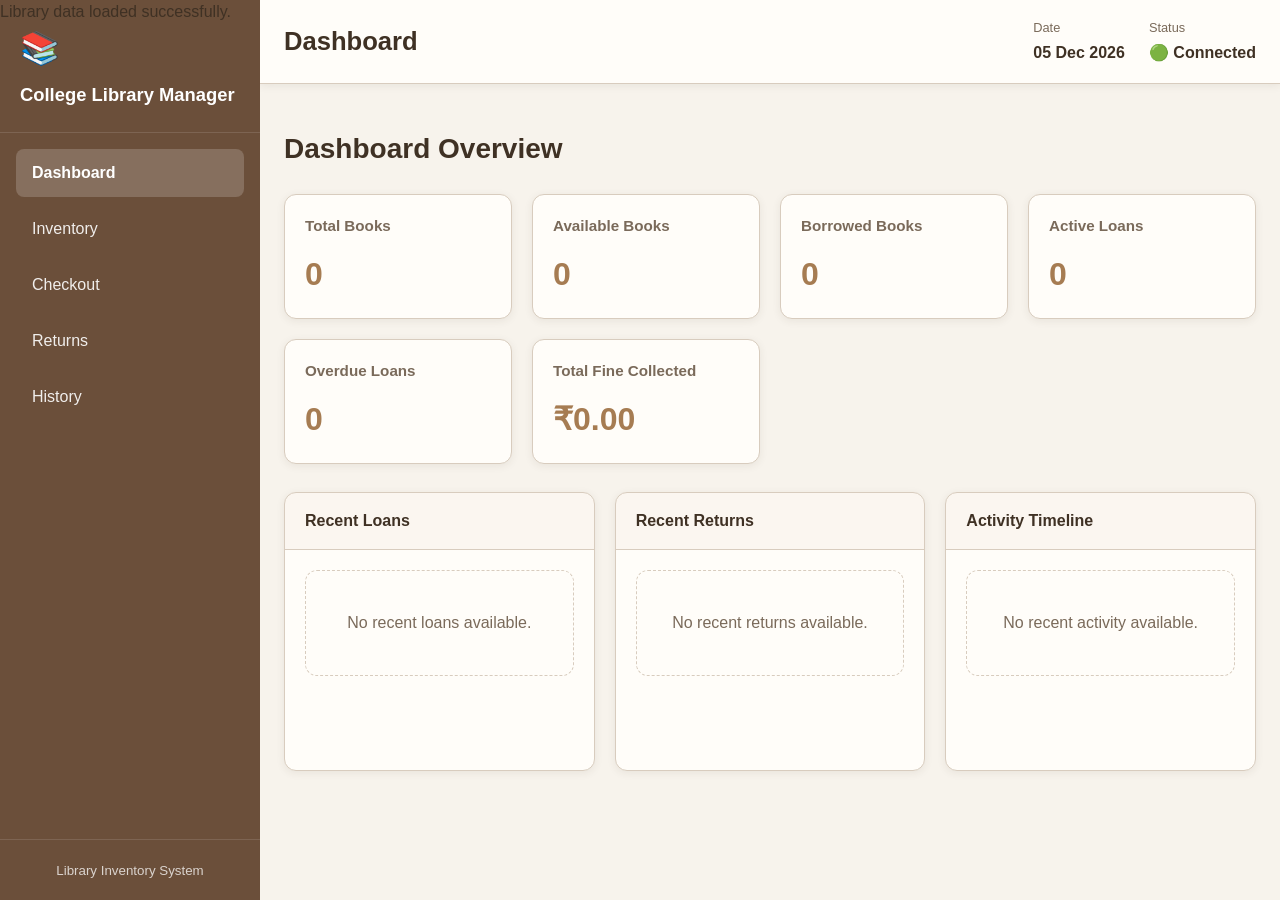
<file: outputs/B2/index.html>
<!DOCTYPE html>
<html lang="en">

<head>
    <meta charset="UTF-8">
    <meta name="viewport" content="width=device-width, initial-scale=1.0">
    <title>College Library Manager</title>
    <link rel="stylesheet" href="style.css">
</head>

<body>

    <!-- Global Alert Container -->
    <div id="global-alert-container"></div>

    <!-- Loading Overlay -->
    <div id="loading-overlay" class="hidden">
        <div class="loading-content">
            <div id="loading-spinner"></div>
            <p id="loading-message">Loading...</p>
        </div>
    </div>

    <!-- Toast Notifications -->
    <div id="toast-container"></div>

    <div id="app-container">

        <!-- Sidebar -->
        <aside id="sidebar">

            <div id="sidebar-header">
                <div id="library-logo">📚</div>
                <h1 id="app-name">College Library Manager</h1>
            </div>

            <nav id="sidebar-nav">

                <button id="nav-dashboard" class="nav-btn active" data-section="dashboard" type="button">
                    Dashboard
                </button>

                <button id="nav-inventory" class="nav-btn" data-section="inventory" type="button">
                    Inventory
                </button>

                <button id="nav-checkout" class="nav-btn" data-section="checkout" type="button">
                    Checkout
                </button>

                <button id="nav-returns" class="nav-btn" data-section="returns" type="button">
                    Returns
                </button>

                <button id="nav-history" class="nav-btn" data-section="history" type="button">
                    History
                </button>

            </nav>

            <div id="sidebar-footer">
                <small>Library Inventory System</small>
            </div>

        </aside>

        <!-- Main Layout -->
        <div id="main-layout">

            <!-- Header -->
            <header id="main-header">

                <div id="header-left">
                    <h2 id="current-page-title">
                        Dashboard
                    </h2>
                </div>

                <div id="header-right">

                    <div class="header-info-group">
                        <span class="header-label">Date</span>
                        <span id="current-date">--</span>
                    </div>

                    <div class="header-info-group">
                        <span class="header-label">Status</span>
                        <span id="system-status">Checking...</span>
                    </div>

                </div>

            </header>

            <main id="content-area">

                <div id="page-message-container"></div>

                <!-- ================================================= -->
                <!-- DASHBOARD SECTION -->
                <!-- ================================================= -->

                <section id="dashboard-section" class="content-section active-section">

                    <div class="section-header">
                        <h2>Dashboard Overview</h2>
                    </div>

                    <!-- Statistics Cards -->
                    <div id="dashboard-stats-grid">

                        <article class="stat-card">
                            <h3>Total Books</h3>
                            <p id="total-books-value">0</p>
                        </article>

                        <article class="stat-card">
                            <h3>Available Books</h3>
                            <p id="available-books-value">0</p>
                        </article>

                        <article class="stat-card">
                            <h3>Borrowed Books</h3>
                            <p id="borrowed-books-value">0</p>
                        </article>

                        <article class="stat-card">
                            <h3>Active Loans</h3>
                            <p id="active-loans-value">0</p>
                        </article>

                        <article class="stat-card">
                            <h3>Overdue Loans</h3>
                            <p id="overdue-loans-value">0</p>
                        </article>

                        <article class="stat-card">
                            <h3>Total Fine Collected</h3>
                            <p id="total-fine-value">₹0.00</p>
                        </article>

                    </div>

                    <!-- Dashboard Panels -->
                    <div id="dashboard-panels">

                        <section id="recent-loans-panel" class="dashboard-panel">

                            <div class="panel-header">
                                <h3>Recent Loans</h3>
                            </div>

                            <div id="recent-loans-container" class="panel-content">

                                <div class="empty-state">
                                    No recent loans available.
                                </div>

                            </div>

                        </section>

                        <section id="recent-returns-panel" class="dashboard-panel">

                            <div class="panel-header">
                                <h3>Recent Returns</h3>
                            </div>

                            <div id="recent-returns-container" class="panel-content">

                                <div class="empty-state">
                                    No recent returns available.
                                </div>

                            </div>

                        </section>

                        <section id="activity-timeline-panel" class="dashboard-panel">

                            <div class="panel-header">
                                <h3>Activity Timeline</h3>
                            </div>

                            <div id="activity-timeline-container" class="panel-content">

                                <div class="empty-state">
                                    No recent activity available.
                                </div>

                            </div>

                        </section>

                    </div>

                </section>

                <!-- ================================================= -->
                <!-- INVENTORY SECTION -->
                <!-- ================================================= -->

                <section id="inventory-section" class="content-section hidden">

                    <div class="section-header">
                        <h2>Inventory Management</h2>
                    </div>

                    <div class="inventory-toolbar">

                        <div class="search-group">
                            <label for="inventory-search">
                                Search Books
                            </label>

                            <input type="text" id="inventory-search" placeholder="Search by title or author">
                        </div>

                        <button id="add-book-btn" type="button">

                            + Add Book

                        </button>

                    </div>

                    <div class="table-container">

                        <table id="inventory-table">

                            <thead>
                                <tr>
                                    <th>Book ID</th>
                                    <th>Title</th>
                                    <th>Author</th>
                                    <th>Total Copies</th>
                                    <th>Borrowed Copies</th>
                                    <th>Available Copies</th>
                                    <th>Status</th>
                                    <th>Actions</th>
                                </tr>
                            </thead>

                            <tbody id="inventory-table-body">
                            </tbody>

                        </table>

                    </div>

                    <div id="inventory-empty-state" class="empty-state">

                        No books available.
                        Add your first book to begin.

                    </div>

                </section>

                <!-- ================================================= -->
                <!-- CHECKOUT SECTION -->
                <!-- ================================================= -->

                <section id="checkout-section" class="content-section hidden">

                    <div class="section-header">
                        <h2>Book Checkout</h2>
                    </div>

                    <form id="checkout-form" autocomplete="off">

                        <div class="form-group">

                            <label for="checkout-book-select">
                                Select Book
                            </label>

                            <select id="checkout-book-select">

                                <option value="">
                                    Select a Book
                                </option>

                            </select>

                        </div>

                        <div id="checkout-book-preview" class="info-card">

                            <p>
                                Select a book to view details.
                            </p>

                        </div>

                        <div class="form-group">

                            <label for="student-id">
                                Student ID
                            </label>

                            <input type="text" id="student-id" placeholder="Enter Student ID">

                        </div>

                        <div class="form-group">

                            <label for="due-date">
                                Return Due Date
                            </label>

                            <input type="date" id="due-date">

                        </div>

                        <button id="issue-book-btn" type="submit">

                            Issue Book

                        </button>

                    </form>

                    <div id="checkout-result-container">
                    </div>

                </section>

                <!-- ================================================= -->
                <!-- RETURNS SECTION -->
                <!-- ================================================= -->

                <section id="returns-section" class="content-section hidden">

                    <div class="section-header">
                        <h2>Book Returns</h2>
                    </div>

                    <div id="return-search-area">

                        <div class="form-group">

                            <label for="return-search-input">
                                Loan ID or Student ID
                            </label>

                            <input type="text" id="return-search-input" placeholder="Enter Loan ID or Student ID">

                        </div>

                        <button id="search-loan-btn" type="button">

                            Search Loan

                        </button>

                    </div>

                    <div id="loan-details-card" class="info-card">

                        <h3>Loan Details</h3>

                        <div id="loan-details-content">

                            <p>Book Title: --</p>
                            <p>Student ID: --</p>
                            <p>Borrow Date: --</p>
                            <p>Due Date: --</p>
                            <p>Overdue Days: --</p>

                        </div>

                    </div>

                    <div id="fine-breakdown-card" class="info-card">

                        <h3>Fine Breakdown</h3>

                        <div id="fine-breakdown-content">

                            <p>First 7 Days Fine: ₹0.00</p>
                            <p>Remaining Days Fine: ₹0.00</p>
                            <p>Total Fine: ₹0.00</p>

                        </div>

                    </div>

                    <button id="process-return-btn" type="button">

                        Process Return

                    </button>

                </section>

                <!-- ================================================= -->
                <!-- HISTORY SECTION -->
                <!-- ================================================= -->

                <section id="history-section" class="content-section hidden">

                    <div class="section-header">
                        <h2>Loan History</h2>
                    </div>

                    <div id="history-filters">

                        <div class="form-group">

                            <label for="history-student-filter">
                                Student ID
                            </label>

                            <input type="text" id="history-student-filter" placeholder="Filter by Student ID">

                        </div>

                        <div class="form-group">

                            <label for="history-book-filter">
                                Book
                            </label>

                            <input type="text" id="history-book-filter" placeholder="Filter by Book">

                        </div>

                        <div class="form-group">

                            <label for="history-date-filter">
                                Date
                            </label>

                            <input type="date" id="history-date-filter">

                        </div>

                    </div>

                    <div class="table-container">

                        <table id="history-table">

                            <thead>
                                <tr>
                                    <th>Loan ID</th>
                                    <th>Book ID</th>
                                    <th>Book</th>
                                    <th>Student</th>
                                    <th>Borrow Date</th>
                                    <th>Return Date</th>
                                    <th>Overdue Days</th>
                                    <th>Fine</th>
                                </tr>
                            </thead>

                            <tbody id="history-table-body">
                            </tbody>

                        </table>

                    </div>

                    <div id="history-empty-state" class="empty-state">

                        No loan history available.

                    </div>

                </section>

            </main>

        </div>

    </div>

    <!-- ================================================= -->
    <!-- REUSABLE MODAL -->
    <!-- ================================================= -->

    <div id="modal-overlay" class="hidden">

        <div id="modal-container" role="dialog" aria-modal="true">

            <div id="modal-header">

                <h2 id="modal-title">
                    Modal Title
                </h2>

                <button id="modal-close-btn" type="button">

                    &times;

                </button>

            </div>

            <div id="modal-body">
                <!-- Dynamic Content -->
            </div>

            <div id="modal-footer">
                <!-- Dynamic Actions -->
            </div>

        </div>

    </div>

    <!-- ================================================= -->
    <!-- CONFIRMATION DIALOG -->
    <!-- ================================================= -->

    <div id="confirmation-overlay" class="hidden">

        <div id="confirmation-dialog" role="alertdialog" aria-modal="true">

            <h3 id="confirmation-title">
                Confirm Action
            </h3>

            <p id="confirmation-message">
                Are you sure you want to continue?
            </p>

            <div id="confirmation-actions">

                <button id="confirmation-cancel-btn" type="button">

                    Cancel

                </button>

                <button id="confirmation-confirm-btn" type="button">

                    Confirm

                </button>

            </div>

        </div>

    </div>

    <script src="script.js"></script>

</body>

</html>
</file>
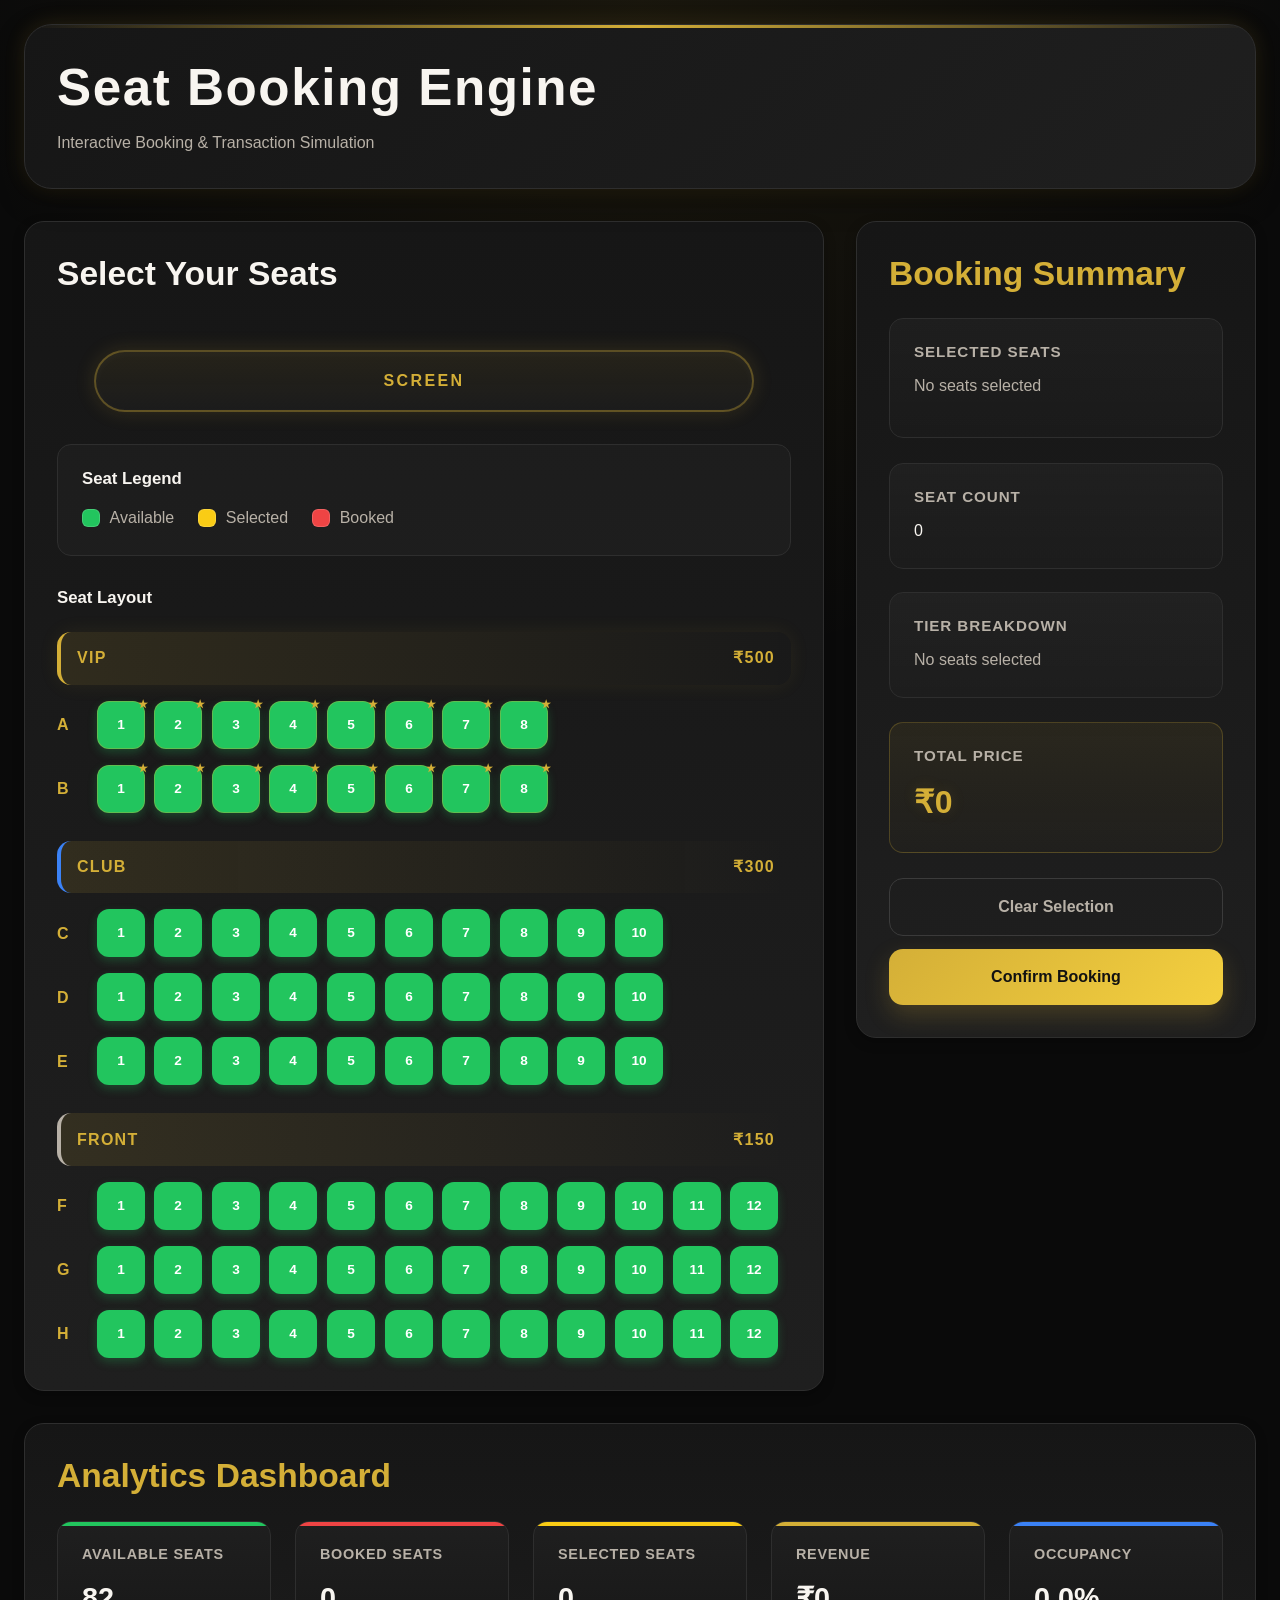
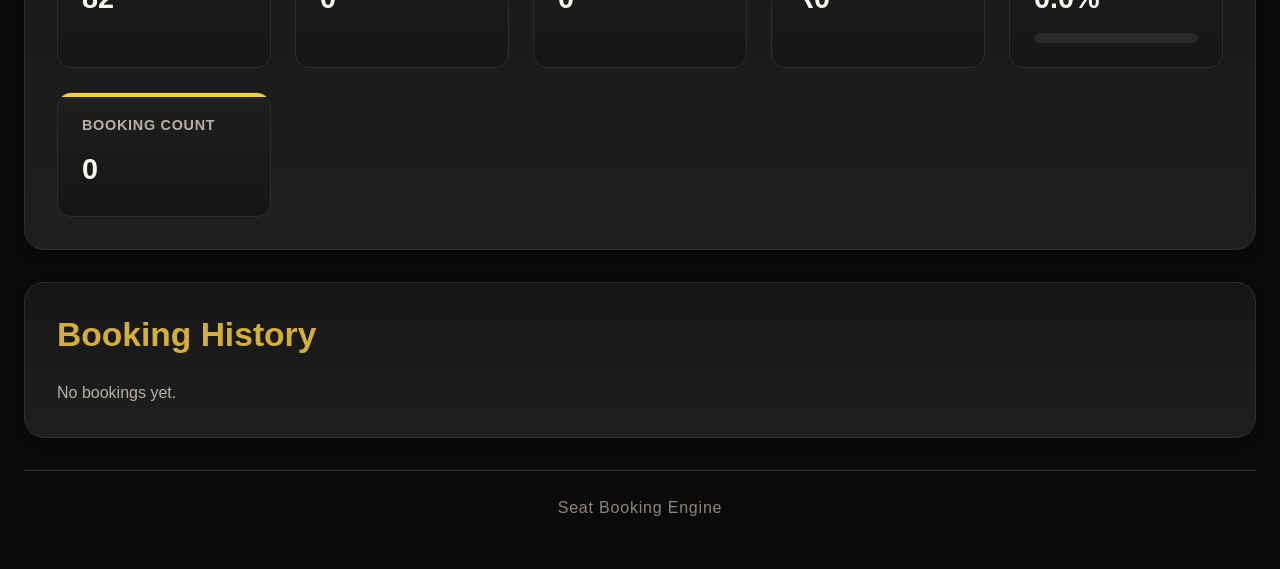
<file: outputs/B3/index.html>
<!DOCTYPE html>
<html lang="en">

<head>
    <meta charset="UTF-8">
    <meta name="viewport" content="width=device-width, initial-scale=1.0">
    <title>Seat Booking Engine</title>
    <meta name="description"
        content="Interactive seat booking engine with transaction integrity, dynamic seat layouts, analytics, and booking history.">
    <link rel="stylesheet" href="style.css">
</head>

<body>

    <div class="app-container">

        <!-- Accessibility Live Region -->
        <div id="announcement-region" class="sr-only" aria-live="polite" aria-atomic="true"></div>

        <!-- Header -->
        <header class="app-header">
            <div class="header-content">
                <h1>Seat Booking Engine</h1>
                <p>Interactive Booking & Transaction Simulation</p>
            </div>
        </header>

        <!-- Main Content -->
        <main class="main-layout">

            <!-- Booking Section -->
            <section class="booking-section" aria-labelledby="booking-heading">
                <h2 id="booking-heading" class="section-title">
                    Select Your Seats
                </h2>

                <!-- Screen Indicator -->
                <div id="screen-indicator" aria-label="Cinema screen">
                    <span>SCREEN</span>
                </div>

                <!-- Seat Legend -->
                <section id="seat-legend" aria-labelledby="legend-heading">
                    <h3 id="legend-heading">Seat Legend</h3>

                    <div class="legend-items">

                        <div class="legend-item">
                            <span class="legend-color available" aria-hidden="true"></span>
                            <span>Available</span>
                        </div>

                        <div class="legend-item">
                            <span class="legend-color selected" aria-hidden="true"></span>
                            <span>Selected</span>
                        </div>

                        <div class="legend-item">
                            <span class="legend-color booked" aria-hidden="true"></span>
                            <span>Booked</span>
                        </div>

                    </div>
                </section>

                <!-- Dynamic Seat Grid -->
                <section class="seat-layout-section" aria-labelledby="seat-grid-heading">
                    <h3 id="seat-grid-heading">Seat Layout</h3>

                    <div id="seat-grid" class="seat-grid" role="grid" aria-label="Seat selection grid">
                        <!-- Seats generated dynamically via JavaScript -->
                    </div>
                </section>
            </section>

            <!-- Summary Panel -->
            <aside id="summary-panel" class="summary-panel" aria-labelledby="summary-heading">
                <h2 id="summary-heading">
                    Booking Summary
                </h2>

                <section class="summary-section">
                    <h3>Selected Seats</h3>

                    <div id="selected-seats">
                        <!-- Dynamic content -->
                    </div>
                </section>

                <section class="summary-section">
                    <h3>Seat Count</h3>

                    <div id="seat-count">
                        0
                    </div>
                </section>

                <section class="summary-section">
                    <h3>Tier Breakdown</h3>

                    <div id="tier-breakdown">
                        <!-- Dynamic content -->
                    </div>
                </section>

                <section class="summary-section total-section">
                    <h3>Total Price</h3>

                    <div id="total-price">
                        ₹0
                    </div>
                </section>

                <div class="summary-actions">

                    <button id="clear-btn" type="button">
                        Clear Selection
                    </button>

                    <button id="confirm-btn" type="button">
                        Confirm Booking
                    </button>

                </div>
            </aside>

        </main>

        <!-- Analytics Dashboard -->
        <section id="analytics-dashboard" class="analytics-dashboard" aria-labelledby="analytics-heading">
            <h2 id="analytics-heading">
                Analytics Dashboard
            </h2>

            <div class="analytics-grid">

                <article class="analytics-card">
                    <h3>Available Seats</h3>
                    <div id="available-count">0</div>
                </article>

                <article class="analytics-card">
                    <h3>Booked Seats</h3>
                    <div id="booked-count">0</div>
                </article>

                <article class="analytics-card">
                    <h3>Selected Seats</h3>
                    <div id="selected-count">0</div>
                </article>

                <article class="analytics-card">
                    <h3>Revenue</h3>
                    <div id="revenue-total">₹0</div>
                </article>

                <article class="analytics-card">
                    <h3>Occupancy</h3>

                    <div id="occupancy-rate">
                        0%
                    </div>

                    <div class="occupancy-progress">
                        <div class="occupancy-progress-fill"></div>
                    </div>
                </article>

                <article class="analytics-card">
                    <h3>Booking Count</h3>
                    <div id="booking-count">0</div>
                </article>

            </div>
        </section>

        <!-- Booking History -->
        <section id="booking-history" class="booking-history" aria-labelledby="history-heading">
            <h2 id="history-heading">
                Booking History
            </h2>

            <div id="history-list">
                <!-- Dynamic booking records -->
            </div>
        </section>

        <!-- Confirmation Modal -->
        <div id="booking-modal" class="modal hidden" role="dialog" aria-modal="true" aria-labelledby="modal-title"
            aria-hidden="true">
            <div class="modal-content">

                <header class="modal-header">
                    <h2 id="modal-title">
                        Confirm Booking
                    </h2>
                </header>

                <div class="modal-body">

                    <section>
                        <h3>Selected Seats</h3>

                        <div id="modal-seats">
                            <!-- Dynamic content -->
                        </div>
                    </section>

                    <section>
                        <h3>Pricing Summary</h3>

                        <div id="modal-price">
                            <!-- Dynamic content -->
                        </div>
                    </section>

                </div>

                <footer class="modal-footer">

                    <button id="cancel-booking" type="button">
                        Cancel
                    </button>

                    <button id="confirm-booking" type="button">
                        Confirm Booking
                    </button>

                </footer>

            </div>
        </div>

        <!-- Toast Notification Container -->
        <div id="toast-container" aria-live="polite" aria-label="Notifications">
            <!-- Dynamic toasts -->
        </div>

        <!-- Footer -->
        <footer class="app-footer">
            <p>Seat Booking Engine</p>
        </footer>

    </div>

    <script src="script.js"></script>

</body>

</html>
</file>
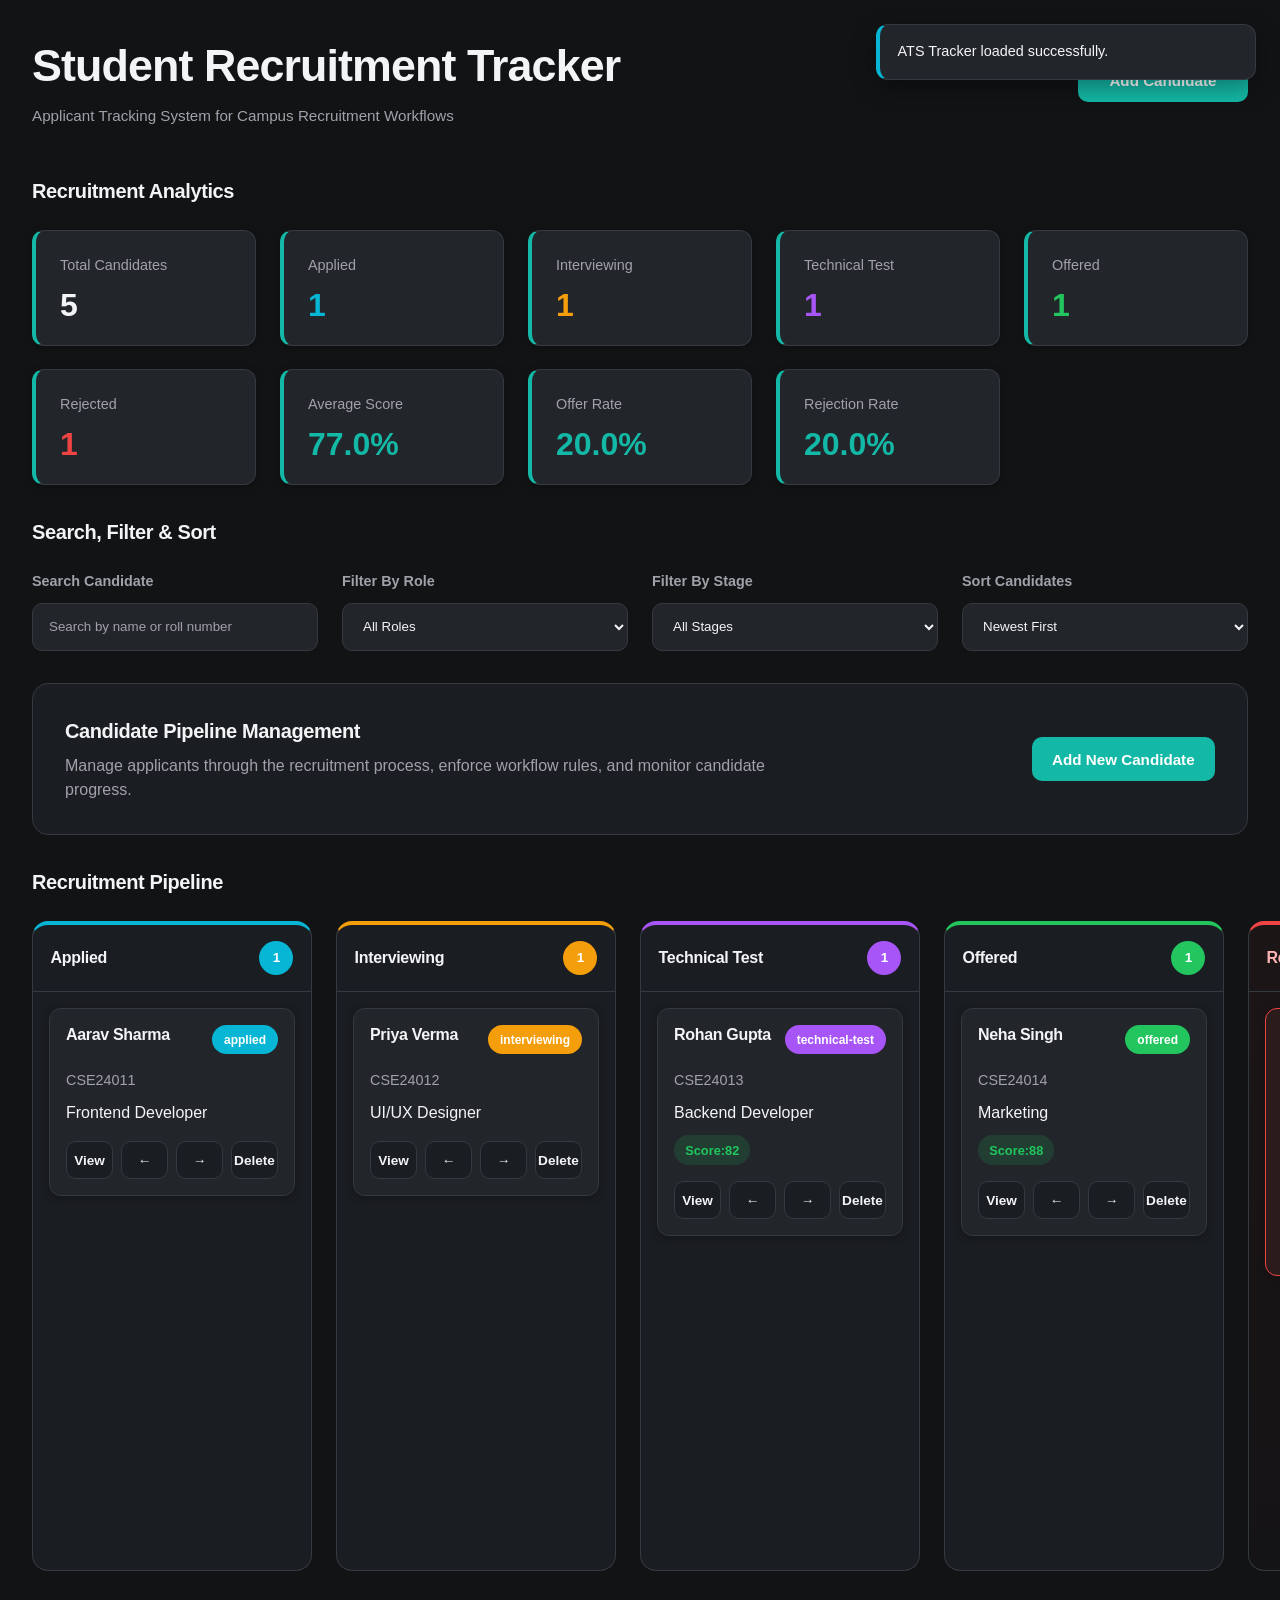
<file: outputs/B4/index.html>
<!DOCTYPE html>
<html lang="en">

<head>
    <meta charset="UTF-8">
    <meta name="viewport" content="width=device-width, initial-scale=1.0">
    <title>Multi-Stage Student Recruitment Tracker</title>

    <meta name="description"
        content="Applicant Tracking System for campus clubs, recruitment teams, and placement cells">

    <link rel="stylesheet" href="style.css">
    <script src="script.js" defer></script>
</head>

<body>

    <!-- ========================================================= -->
    <!-- APP CONTAINER -->
    <!-- ========================================================= -->

    <div class="app-container">

        <!-- ===================================================== -->
        <!-- HEADER -->
        <!-- ===================================================== -->

        <header class="app-header">

            <div class="header-content">

                <div class="header-branding">
                    <h1 class="app-title">
                        Student Recruitment Tracker
                    </h1>

                    <p class="app-subtitle">
                        Applicant Tracking System for Campus Recruitment Workflows
                    </p>
                </div>

                <div class="header-actions">
                    <button id="addCandidateBtn" class="btn btn-primary add-candidate-btn" type="button"
                        aria-label="Add Candidate">
                        Add Candidate
                    </button>
                </div>

            </div>

        </header>

        <!-- ===================================================== -->
        <!-- MAIN -->
        <!-- ===================================================== -->

        <main class="main-content">

            <!-- ================================================= -->
            <!-- ANALYTICS DASHBOARD -->
            <!-- ================================================= -->

            <section class="analytics-section" aria-labelledby="analyticsHeading">

                <div class="section-header">
                    <h2 id="analyticsHeading">
                        Recruitment Analytics
                    </h2>
                </div>

                <div class="analytics-grid">

                    <!-- Total Candidates -->

                    <article class="dashboard-card">
                        <div class="dashboard-card-label">
                            Total Candidates
                        </div>

                        <div id="totalCandidatesCount" class="dashboard-card-value">
                            0
                        </div>
                    </article>

                    <!-- Applied -->

                    <article class="dashboard-card">
                        <div class="dashboard-card-label">
                            Applied
                        </div>

                        <div id="appliedCount" class="dashboard-card-value">
                            0
                        </div>
                    </article>

                    <!-- Interviewing -->

                    <article class="dashboard-card">
                        <div class="dashboard-card-label">
                            Interviewing
                        </div>

                        <div id="interviewingCount" class="dashboard-card-value">
                            0
                        </div>
                    </article>

                    <!-- Technical Test -->

                    <article class="dashboard-card">
                        <div class="dashboard-card-label">
                            Technical Test
                        </div>

                        <div id="technicalTestCount" class="dashboard-card-value">
                            0
                        </div>
                    </article>

                    <!-- Offered -->

                    <article class="dashboard-card">
                        <div class="dashboard-card-label">
                            Offered
                        </div>

                        <div id="offeredCount" class="dashboard-card-value">
                            0
                        </div>
                    </article>

                    <!-- Rejected -->

                    <article class="dashboard-card">
                        <div class="dashboard-card-label">
                            Rejected
                        </div>

                        <div id="rejectedCount" class="dashboard-card-value">
                            0
                        </div>
                    </article>

                    <!-- Average Score -->

                    <article class="dashboard-card">
                        <div class="dashboard-card-label">
                            Average Score
                        </div>

                        <div id="averageScore" class="dashboard-card-value">
                            0%
                        </div>
                    </article>

                    <!-- Offer Rate -->

                    <article class="dashboard-card">
                        <div class="dashboard-card-label">
                            Offer Rate
                        </div>

                        <div id="offerRate" class="dashboard-card-value">
                            0%
                        </div>
                    </article>

                    <!-- Rejection Rate -->

                    <article class="dashboard-card">
                        <div class="dashboard-card-label">
                            Rejection Rate
                        </div>

                        <div id="rejectionRate" class="dashboard-card-value">
                            0%
                        </div>
                    </article>

                </div>

            </section>

            <!-- ================================================= -->
            <!-- SEARCH FILTER SORT -->
            <!-- ================================================= -->

            <section class="controls-section" aria-labelledby="controlsHeading">

                <div class="section-header">
                    <h2 id="controlsHeading">
                        Search, Filter & Sort
                    </h2>
                </div>

                <div class="controls-grid">

                    <!-- Search -->

                    <div class="control-group">

                        <label for="searchInput">
                            Search Candidate
                        </label>

                        <input type="search" id="searchInput" name="searchInput" class="control-input"
                            placeholder="Search by name or roll number">
                    </div>

                    <!-- Role Filter -->

                    <div class="control-group">

                        <label for="roleFilter">
                            Filter By Role
                        </label>

                        <select id="roleFilter" name="roleFilter" class="control-select">

                            <option value="all">
                                All Roles
                            </option>

                            <option value="frontend-developer">
                                Frontend Developer
                            </option>

                            <option value="backend-developer">
                                Backend Developer
                            </option>

                            <option value="full-stack-developer">
                                Full Stack Developer
                            </option>

                            <option value="ui-ux-designer">
                                UI/UX Designer
                            </option>

                            <option value="marketing">
                                Marketing
                            </option>

                            <option value="content-writer">
                                Content Writer
                            </option>

                            <option value="club-coordinator">
                                Club Coordinator
                            </option>

                            <option value="event-manager">
                                Event Manager
                            </option>

                            <option value="other">
                                Other
                            </option>

                        </select>

                    </div>

                    <!-- Stage Filter -->

                    <div class="control-group">

                        <label for="stageFilter">
                            Filter By Stage
                        </label>

                        <select id="stageFilter" name="stageFilter" class="control-select">

                            <option value="all">
                                All Stages
                            </option>

                            <option value="applied">
                                Applied
                            </option>

                            <option value="interviewing">
                                Interviewing
                            </option>

                            <option value="technical-test">
                                Technical Test
                            </option>

                            <option value="offered">
                                Offered
                            </option>

                            <option value="rejected">
                                Rejected
                            </option>

                        </select>

                    </div>

                    <!-- Sort -->

                    <div class="control-group">

                        <label for="sortCandidates">
                            Sort Candidates
                        </label>

                        <select id="sortCandidates" name="sortCandidates" class="control-select">

                            <option value="newest">
                                Newest First
                            </option>

                            <option value="oldest">
                                Oldest First
                            </option>

                            <option value="highest-score">
                                Highest Score
                            </option>

                        </select>

                    </div>

                </div>

            </section>

            <!-- ================================================= -->
            <!-- PRIMARY ACTION AREA -->
            <!-- ================================================= -->

            <section class="actions-section" aria-labelledby="actionsHeading">

                <div class="actions-container">

                    <div class="actions-info">
                        <h2 id="actionsHeading">
                            Candidate Pipeline Management
                        </h2>

                        <p class="actions-description">
                            Manage applicants through the recruitment process,
                            enforce workflow rules, and monitor candidate progress.
                        </p>
                    </div>

                    <div class="actions-buttons">
                        <button id="secondaryAddCandidateBtn" class="btn btn-primary" type="button">
                            Add New Candidate
                        </button>
                    </div>

                </div>

            </section>

            <!-- ================================================= -->
            <!-- KANBAN BOARD -->
            <!-- ================================================= -->

            <section class="kanban-section" aria-labelledby="kanbanHeading">

                <div class="section-header">
                    <h2 id="kanbanHeading">
                        Recruitment Pipeline
                    </h2>
                </div>

                <div id="kanbanBoard" class="kanban-board">

                    <!-- ========================================= -->
                    <!-- APPLIED -->
                    <!-- ========================================= -->

                    <section class="kanban-column" data-stage="applied" aria-labelledby="appliedStageHeading">

                        <header class="column-header">

                            <h3 id="appliedStageHeading" class="column-title">
                                Applied
                            </h3>

                            <span id="appliedBadgeCount" class="column-count-badge">
                                0
                            </span>

                        </header>

                        <div id="appliedCandidates" class="candidate-list">

                            <div id="appliedEmptyState" class="empty-state">

                                No candidates currently in Applied stage.

                            </div>

                        </div>

                    </section>

                    <!-- ========================================= -->
                    <!-- INTERVIEWING -->
                    <!-- ========================================= -->

                    <section class="kanban-column" data-stage="interviewing" aria-labelledby="interviewingStageHeading">

                        <header class="column-header">

                            <h3 id="interviewingStageHeading" class="column-title">
                                Interviewing
                            </h3>

                            <span id="interviewingBadgeCount" class="column-count-badge">
                                0
                            </span>

                        </header>

                        <div id="interviewingCandidates" class="candidate-list">

                            <div id="interviewingEmptyState" class="empty-state">

                                No candidates currently in Interviewing stage.

                            </div>

                        </div>

                    </section>

                    <!-- ========================================= -->
                    <!-- TECHNICAL TEST -->
                    <!-- ========================================= -->

                    <section class="kanban-column" data-stage="technical-test" aria-labelledby="technicalStageHeading">

                        <header class="column-header">

                            <h3 id="technicalStageHeading" class="column-title">
                                Technical Test
                            </h3>

                            <span id="technicalBadgeCount" class="column-count-badge">
                                0
                            </span>

                        </header>

                        <div id="technicalCandidates" class="candidate-list">

                            <div id="technicalEmptyState" class="empty-state">

                                No candidates currently in Technical Test stage.

                            </div>

                        </div>

                    </section>

                    <!-- ========================================= -->
                    <!-- OFFERED -->
                    <!-- ========================================= -->

                    <section class="kanban-column" data-stage="offered" aria-labelledby="offeredStageHeading">

                        <header class="column-header">

                            <h3 id="offeredStageHeading" class="column-title">
                                Offered
                            </h3>

                            <span id="offeredBadgeCount" class="column-count-badge">
                                0
                            </span>

                        </header>

                        <div id="offeredCandidates" class="candidate-list">

                            <div id="offeredEmptyState" class="empty-state">

                                No candidates currently in Offered stage.

                            </div>

                        </div>

                    </section>

                    <!-- ========================================= -->
                    <!-- REJECTED -->
                    <!-- ========================================= -->

                    <section class="kanban-column rejected-column" data-stage="rejected"
                        aria-labelledby="rejectedStageHeading">

                        <header class="column-header">

                            <h3 id="rejectedStageHeading" class="column-title">
                                Rejected
                            </h3>

                            <span id="rejectedBadgeCount" class="column-count-badge">
                                0
                            </span>

                        </header>

                        <div id="rejectedCandidates" class="candidate-list">

                            <div id="rejectedEmptyState" class="empty-state">

                                No candidates currently in Rejected stage.

                            </div>

                        </div>

                    </section>

                </div>

            </section>

        </main>

        <!-- ===================================================== -->
        <!-- SHARED MODAL OVERLAY -->
        <!-- ===================================================== -->

        <div id="modalOverlay" class="modal-overlay hidden" aria-hidden="true">

        </div>

        <!-- ===================================================== -->
        <!-- ADD / EDIT CANDIDATE MODAL -->
        <!-- ===================================================== -->

        <div id="candidateModal" class="modal hidden" role="dialog" aria-modal="true"
            aria-labelledby="candidateModalTitle">

            <div class="modal-content">

                <div class="modal-header">

                    <h2 id="candidateModalTitle">
                        Add Candidate
                    </h2>

                    <button id="closeCandidateModal" data-close-modal class="modal-close-btn" type="button"
                        aria-label="Close Candidate Modal">

                        ×

                    </button>

                </div>

                <form id="candidateForm" class="candidate-form">

                    <div class="form-group">

                        <label for="candidateName">
                            Student Name
                        </label>

                        <input type="text" id="candidateName" name="candidateName" required>

                    </div>

                    <div class="form-group">

                        <label for="candidateRollNumber">
                            Roll Number
                        </label>

                        <input type="text" id="candidateRollNumber" name="candidateRollNumber" required>

                    </div>

                    <div class="form-group">

                        <label for="candidateRole">
                            Applying Role
                        </label>

                        <select id="candidateRole" name="candidateRole" required>

                            <option value="">
                                Select Role
                            </option>

                            <option value="Frontend Developer">
                                Frontend Developer
                            </option>

                            <option value="Backend Developer">
                                Backend Developer
                            </option>

                            <option value="Full Stack Developer">
                                Full Stack Developer
                            </option>

                            <option value="UI/UX Designer">
                                UI/UX Designer
                            </option>

                            <option value="Marketing">
                                Marketing
                            </option>

                            <option value="Content Writer">
                                Content Writer
                            </option>

                            <option value="Club Coordinator">
                                Club Coordinator
                            </option>

                            <option value="Event Manager">
                                Event Manager
                            </option>

                            <option value="Other">
                                Other
                            </option>

                        </select>

                    </div>

                    <div id="customRoleContainer" class="form-group hidden">

                        <label for="customRoleInput">
                            Custom Role
                        </label>

                        <input type="text" id="customRoleInput" name="customRoleInput">

                    </div>

                    <div id="candidateFormError" class="form-error-message">

                    </div>

                    <div class="modal-actions">

                        <button type="button" id="cancelCandidateBtn" data-close-modal class="btn btn-secondary">

                            Cancel

                        </button>

                        <button type="submit" id="saveCandidateBtn" class="btn btn-primary">

                            Save Candidate

                        </button>

                    </div>

                </form>

            </div>

        </div>

        <!-- ===================================================== -->
        <!-- TECHNICAL SCORE MODAL -->
        <!-- ===================================================== -->

        <div id="technicalScoreModal" class="modal hidden" role="dialog" aria-modal="true"
            aria-labelledby="technicalScoreModalTitle">

            <div class="modal-content">

                <div class="modal-header">

                    <h2 id="technicalScoreModalTitle">
                        Technical Assessment Score
                    </h2>

                    <button type="button" id="closeTechnicalScoreModal" data-close-modal class="modal-close-btn"
                        aria-label="Close Technical Score Modal">

                        ×

                    </button>

                </div>

                <div class="modal-body">



                    <div class="form-group">

                        <label for="technicalScoreInput">
                            Technical Score (0 - 100)
                        </label>

                        <input type="number" id="technicalScoreInput" name="technicalScoreInput" min="0" max="100"
                            step="1" required>

                    </div>

                    <div id="technicalScoreError" class="form-error-message">

                    </div>

                    <div class="modal-actions">

                        <button type="button" id="cancelTechnicalScoreBtn" data-close-modal class="btn btn-secondary">

                            Cancel

                        </button>

                        <button type="button" id="submitTechnicalScoreBtn" class="btn btn-primary">

                            Submit Score

                        </button>

                    </div>

                </div>

            </div>

        </div>

        <!-- ===================================================== -->
        <!-- OFFER CONFIRMATION MODAL -->
        <!-- ===================================================== -->

        <div id="offerConfirmationModal" class="modal hidden" role="dialog" aria-modal="true"
            aria-labelledby="offerConfirmationTitle">

            <div class="modal-content">

                <div class="modal-header">

                    <h2 id="offerConfirmationTitle">
                        Confirm Offer
                    </h2>

                </div>

                <div class="modal-body">

                    <p class="confirmation-message">
                        Are you sure you want to move this candidate to the
                        Offered stage?
                    </p>



                    <div class="modal-actions">

                        <button type="button" id="cancelOfferBtn" data-close-modal class="btn btn-secondary">

                            Cancel

                        </button>

                        <button type="button" id="confirmOfferBtn" class="btn btn-primary">

                            Confirm Offer

                        </button>

                    </div>

                </div>

            </div>

        </div>

        <!-- ===================================================== -->
        <!-- DELETE CONFIRMATION MODAL -->
        <!-- ===================================================== -->

        <div id="deleteConfirmationModal" class="modal hidden" role="dialog" aria-modal="true"
            aria-labelledby="deleteConfirmationTitle">

            <div class="modal-content">

                <div class="modal-header">

                    <h2 id="deleteConfirmationTitle">
                        Delete Candidate
                    </h2>

                </div>

                <div class="modal-body">

                    <p class="warning-message">
                        This action cannot be undone. Are you sure you want
                        to delete this candidate?
                    </p>



                    <div class="modal-actions">

                        <button type="button" id="cancelDeleteBtn" data-close-modal class="btn btn-secondary">

                            Cancel

                        </button>

                        <button type="button" id="confirmDeleteBtn" class="btn btn-danger">

                            Delete Candidate

                        </button>

                    </div>

                </div>

            </div>

        </div>

        <!-- ===================================================== -->
        <!-- CANDIDATE DETAILS MODAL -->
        <!-- ===================================================== -->

        <div id="candidateDetailsModal" class="modal hidden" role="dialog" aria-modal="true"
            aria-labelledby="candidateDetailsTitle">

            <div class="modal-content modal-large">

                <div class="modal-header">

                    <h2 id="candidateDetailsTitle">
                        Candidate Details
                    </h2>

                    <button type="button" id="closeDetailsModal" class="modal-close-btn" data-close-modal
                        aria-label="Close Candidate Details">

                        ×

                    </button>

                </div>

                <div class="modal-body">

                    <div class="candidate-details-grid">

                        <div class="detail-item">
                            <span class="detail-label">Name</span>
                            <span id="detailsName" class="detail-value"></span>
                        </div>

                        <div class="detail-item">
                            <span class="detail-label">Roll Number</span>
                            <span id="detailsRollNumber" class="detail-value"></span>
                        </div>

                        <div class="detail-item">
                            <span class="detail-label">Role</span>
                            <span id="detailsRole" class="detail-value"></span>
                        </div>

                        <div class="detail-item">
                            <span class="detail-label">Current Stage</span>
                            <span id="detailsStage" class="detail-value"></span>
                        </div>

                        <div class="detail-item">
                            <span class="detail-label">Technical Score</span>
                            <span id="detailsScore" class="detail-value"></span>
                        </div>

                        <div class="detail-item">
                            <span class="detail-label">Created</span>
                            <span id="detailsCreatedAt" class="detail-value"></span>
                        </div>

                        <div class="detail-item">
                            <span class="detail-label">Last Updated</span>
                            <span id="detailsUpdatedAt" class="detail-value"></span>
                        </div>

                    </div>

                    <section class="activity-history-section">

                        <h3>
                            Activity Timeline
                        </h3>

                        <div id="activityTimeline" class="activity-timeline">

                        </div>

                    </section>

                </div>

            </div>

        </div>

        <!-- ===================================================== -->
        <!-- TOAST CONTAINER -->
        <!-- ===================================================== -->

        <div id="toastContainer" class="toast-container" aria-live="polite" aria-atomic="true">

        </div>

        <!-- ===================================================== -->
        <!-- TEMPLATES -->
        <!-- ===================================================== -->

        <template id="candidateCardTemplate">

            <article class="candidate-card" data-candidate-id="">

                <div class="candidate-card-header">

                    <h4 class="candidate-name">
                        Candidate Name
                    </h4>

                    <span class="candidate-stage-badge">
                        Applied
                    </span>

                </div>

                <div class="candidate-card-body">

                    <p class="candidate-roll-number">
                        Roll Number
                    </p>

                    <p class="candidate-role">
                        Role
                    </p>

                    <p class="candidate-score hidden">
                        Score: <span class="score-value"></span>
                    </p>

                    <span class="candidate-lock-badge hidden">
                        🔒 Locked
                    </span>

                </div>

                <div class="candidate-card-actions">

                    <button class="btn-action" data-action="view" type="button">

                        View

                    </button>

                    <button class="btn-action" data-action="backward" type="button">

                        ←


                    </button>

                    <button class="btn-action" data-action="forward" type="button">

                        →

                    </button>

                    <button class="btn-action" data-action="delete" type="button">

                        Delete

                    </button>

                </div>

            </article>

        </template>

        <template id="activityItemTemplate">

            <div class="timeline-item">

                <div class="timeline-marker"></div>

                <div class="timeline-content">

                    <div class="timeline-action">
                        Activity
                    </div>

                    <div class="timeline-timestamp">
                        Timestamp
                    </div>

                </div>

            </div>

        </template>

        <template id="toastTemplate">

            <div class="toast">

                <div class="toast-message">
                    Notification Message
                </div>

            </div>

        </template>

    </div>

</body>

</html>
</file>
<file: outputs/A1/style.css>
/* ==========================================================
   PART 1
   FOUNDATION • LAYOUT • DASHBOARD
   SMART BILL SPLITTER & EXPENSE TRACKER
========================================================== */

/* ==========================================================
   CSS RESET
========================================================== */

*,
*::before,
*::after {
    box-sizing: border-box;
    margin: 0;
    padding: 0;
}

html {
    scroll-behavior: smooth;
    -webkit-text-size-adjust: 100%;
}

body {
    min-height: 100vh;
}

img,
svg {
    display: block;
    max-width: 100%;
}

button,
input,
select,
textarea {
    font: inherit;
}

button {
    cursor: pointer;
    border: none;
    background: none;
}

ul,
ol {
    list-style: none;
}

a {
    text-decoration: none;
    color: inherit;
}

/* ==========================================================
   ROOT VARIABLES
========================================================== */

:root {

    /* Colors */

    --bg: #f8f7f4;
    --surface: #ffffff;
    --surface-alt: #fdfbf8;

    --primary: #c67c4e;
    --primary-dark: #a86239;
    --primary-light: #e7c2a6;

    --accent: #e8b07a;

    --text: #2d2d2d;
    --text-muted: #666666;

    --border: #ece8e2;

    --success: #4caf50;
    --warning: #ff9800;
    --danger: #e53935;

    /* Shadows */

    --shadow-sm:
        0 2px 8px rgba(0, 0, 0, 0.04);

    --shadow-md:
        0 8px 20px rgba(0, 0, 0, 0.06);

    --shadow-lg:
        0 18px 40px rgba(0, 0, 0, 0.08);

    /* Radius */

    --radius-sm: 10px;
    --radius-md: 16px;
    --radius-lg: 24px;
    --radius-xl: 30px;

    /* Typography */

    --font-main:
        Inter,
        ui-sans-serif,
        system-ui,
        -apple-system,
        BlinkMacSystemFont,
        "Segoe UI",
        sans-serif;

    /* Spacing */

    --space-xs: 0.5rem;
    --space-sm: 0.75rem;
    --space-md: 1rem;
    --space-lg: 1.5rem;
    --space-xl: 2rem;
    --space-2xl: 3rem;

    /* Transition */

    --transition:
        0.25s ease;

    --transition-slow:
        0.4s ease;
}

/* ==========================================================
   TYPOGRAPHY
========================================================== */

body {
    font-family: var(--font-main);
    background: var(--bg);
    color: var(--text);
    line-height: 1.6;
    font-size: 16px;
}

h1,
h2,
h3,
h4,
h5 {
    line-height: 1.2;
    color: var(--text);
}

h1 {
    font-size: clamp(1.8rem, 4vw, 2.8rem);
    font-weight: 800;
}

h2 {
    font-size: clamp(1.4rem, 3vw, 2rem);
    font-weight: 700;
}

h3 {
    font-size: 1.15rem;
    font-weight: 700;
}

p {
    color: var(--text-muted);
}

strong {
    color: var(--text);
}

/* ==========================================================
   BODY STYLING
========================================================== */

body {
    background:
        radial-gradient(
            circle at top right,
            rgba(232, 176, 122, 0.12),
            transparent 25%
        ),
        var(--bg);
}

/* ==========================================================
   APP SHELL
========================================================== */

.app-shell {
    min-height: 100vh;
    display: flex;
    flex-direction: column;
}

/* ==========================================================
   SIDEBAR
========================================================== */

.sidebar {
    background: var(--surface);
    border-bottom: 1px solid var(--border);

    padding: var(--space-lg);

    display: flex;
    flex-direction: column;
    gap: var(--space-lg);

    box-shadow: var(--shadow-sm);
}

.sidebar-brand h2 {
    color: var(--primary);
    margin-bottom: 0.25rem;
}

.sidebar-brand p {
    font-size: 0.9rem;
}

.sidebar-nav {
    display: flex;
    gap: 0.75rem;
    overflow-x: auto;
}

/* ==========================================================
   SIDEBAR LINKS
========================================================== */

.nav-link {
    white-space: nowrap;

    padding: 0.8rem 1rem;

    border-radius: var(--radius-md);

    color: var(--text-muted);

    transition:
        background-color var(--transition),
        color var(--transition),
        transform var(--transition);
}

.nav-link:hover {
    background: rgba(198, 124, 78, 0.08);
    color: var(--primary);
}

.nav-link.active {
    background: var(--primary);
    color: white;
    font-weight: 600;
}

.nav-link:active {
    transform: scale(0.98);
}

/* ==========================================================
   MAIN LAYOUT
========================================================== */

.main-layout {
    flex: 1;
    display: flex;
    flex-direction: column;
}

/* ==========================================================
   HEADER
========================================================== */

.main-header {
    padding:
        var(--space-xl)
        var(--space-lg);

    display: flex;
    flex-direction: column;
    gap: 1rem;

    border-bottom: 1px solid var(--border);

    background: rgba(255,255,255,0.7);

    backdrop-filter: blur(10px);
}

.header-left p {
    margin-top: 0.5rem;
}

.header-right {
    display: flex;
    align-items: center;
}

/* ==========================================================
   MAIN CONTENT
========================================================== */

#mainContent {
    display: flex;
    flex-direction: column;
    gap: var(--space-xl);

    padding:
        var(--space-lg);
}

/* ==========================================================
   SECTION HEADERS
========================================================== */

.section-header {
    display: flex;
    flex-direction: column;
    gap: 0.35rem;

    margin-bottom: var(--space-lg);
}

.section-header h2 {
    color: var(--text);
}

.section-header p {
    font-size: 0.95rem;
}

/* ==========================================================
   DASHBOARD
========================================================== */

.dashboard-section {
    width: 100%;
}

.stats-grid {
    display: grid;
    grid-template-columns: 1fr;
    gap: 1rem;
}

/* ==========================================================
   STAT CARDS
========================================================== */

.stat-card {
    background: var(--surface);

    border: 1px solid var(--border);

    border-radius: var(--radius-lg);

    padding: 1.4rem;

    box-shadow: var(--shadow-sm);

    transition:
        transform var(--transition),
        box-shadow var(--transition);
}

.stat-card:hover {
    transform: translateY(-4px);

    box-shadow: var(--shadow-md);
}

.stat-label {
    display: block;

    font-size: 0.9rem;

    color: var(--text-muted);

    margin-bottom: 0.75rem;
}

.stat-value {
    color: var(--primary);

    font-size: 1.8rem;
    font-weight: 800;
}

/* ==========================================================
   GENERIC CARDS
========================================================== */

.card {
    background: var(--surface);

    border: 1px solid var(--border);

    border-radius: var(--radius-lg);

    padding: var(--space-lg);

    box-shadow: var(--shadow-sm);

    transition:
        transform var(--transition),
        box-shadow var(--transition);
}

.card:hover {
    transform: translateY(-3px);

    box-shadow: var(--shadow-md);
}

/* ==========================================================
   BUTTON SYSTEM
========================================================== */

.primary-btn,
.secondary-btn,
.danger-btn {
    display: inline-flex;
    align-items: center;
    justify-content: center;

    gap: 0.5rem;

    min-height: 46px;

    padding:
        0.85rem
        1.3rem;

    border-radius: var(--radius-md);

    font-weight: 600;

    transition:
        transform var(--transition),
        box-shadow var(--transition),
        background-color var(--transition);
}

/* Primary */

.primary-btn {
    background: var(--primary);
    color: white;

    box-shadow: var(--shadow-sm);
}

.primary-btn:hover {
    background: var(--primary-dark);
    box-shadow: var(--shadow-md);
    transform: translateY(-2px);
}

/* Secondary */

.secondary-btn {
    background: var(--surface);

    color: var(--text);

    border: 1px solid var(--border);
}

.secondary-btn:hover {
    background: #faf7f3;
}

/* Danger */

.danger-btn {
    background: rgba(229,57,53,0.12);
    color: var(--danger);
}

.danger-btn:hover {
    background: rgba(229,57,53,0.2);
}

/* Active */

.primary-btn:active,
.secondary-btn:active,
.danger-btn:active {
    transform: scale(0.97);
}

/* Disabled */

.primary-btn:disabled,
.secondary-btn:disabled,
.danger-btn:disabled {
    opacity: 0.6;
    cursor: not-allowed;
    transform: none;
}

/* ==========================================================
   ACCESSIBILITY
========================================================== */

button:focus-visible,
input:focus-visible,
select:focus-visible,
textarea:focus-visible,
.nav-link:focus-visible {
    outline: 3px solid rgba(198,124,78,0.35);
    outline-offset: 3px;
}

/* ==========================================================
   UTILITIES
========================================================== */

.hidden {
    display: none !important;
}

.text-center {
    text-align: center;
}

.w-full {
    width: 100%;
}

.mt-sm {
    margin-top: var(--space-sm);
}

.mt-md {
    margin-top: var(--space-md);
}

.mt-lg {
    margin-top: var(--space-lg);
}

/* ==========================================================
   ANIMATIONS
========================================================== */

@keyframes fadeIn {
    from {
        opacity: 0;
        transform: translateY(8px);
    }

    to {
        opacity: 1;
        transform: translateY(0);
    }
}

.card,
.stat-card {
    animation: fadeIn 0.45s ease;
}

/* ==========================================================
   TABLET
========================================================== */

@media (min-width: 768px) {

    .stats-grid {
        grid-template-columns:
            repeat(2, 1fr);
    }

    .main-header {
        flex-direction: row;
        justify-content: space-between;
        align-items: center;
    }
}

/* ==========================================================
   DESKTOP
========================================================== */

@media (min-width: 1025px) {

    .app-shell {
        flex-direction: row;
    }

    .sidebar {
        width: 260px;
        min-height: 100vh;

        border-bottom: none;
        border-right: 1px solid var(--border);

        position: sticky;
        top: 0;
    }

    .sidebar-nav {
        flex-direction: column;
        overflow: visible;
    }

    .stats-grid {
        grid-template-columns:
            repeat(3, 1fr);
    }

    #mainContent {
        padding: 2rem;
    }
}

/* ==========================================================
   LARGE DESKTOP
========================================================== */

@media (min-width: 1440px) {

    .stats-grid {
        grid-template-columns:
            repeat(5, 1fr);
    }

    #mainContent {
        max-width: 1700px;
    }
}

/* ==========================================================
   PART 2
   WIZARD • FORMS • PARTICIPANTS • SPLIT METHODS • REVIEW
========================================================== */

/* ==========================================================
   WIZARD SECTION
========================================================== */

.wizard-section {
    display: flex;
    flex-direction: column;
    gap: var(--space-lg);
}

/* ==========================================================
   WIZARD PROGRESS BAR
========================================================== */

.wizard-progress {
    display: flex;
    align-items: flex-start;
    justify-content: space-between;
    gap: 0.75rem;

    padding: 1rem;

    background: var(--surface);
    border: 1px solid var(--border);
    border-radius: var(--radius-lg);

    box-shadow: var(--shadow-sm);

    overflow-x: auto;
}

.wizard-step {
    flex: 1;
    min-width: 80px;

    display: flex;
    flex-direction: column;
    align-items: center;
    gap: 0.65rem;

    text-align: center;

    position: relative;

    transition:
        transform var(--transition),
        color var(--transition);
}

.wizard-step span {
    width: 44px;
    height: 44px;

    display: flex;
    align-items: center;
    justify-content: center;

    border-radius: 50%;

    background: #f4eee8;
    border: 2px solid var(--border);

    font-weight: 700;

    color: var(--text-muted);

    transition: all var(--transition);
}

.wizard-step p {
    font-size: 0.85rem;
    font-weight: 600;
}

.wizard-step.active span {
    background: var(--primary);
    color: #fff;
    border-color: var(--primary);

    box-shadow:
        0 0 0 8px rgba(198, 124, 78, 0.12);
}

.wizard-step.active p {
    color: var(--primary);
}

.wizard-step.completed span {
    background: var(--success);
    border-color: var(--success);
    color: white;
}

.wizard-step:hover {
    transform: translateY(-2px);
}

/* ==========================================================
   WIZARD PANELS
========================================================== */

.wizard-panel {
    display: none;

    animation: wizardFade 0.35s ease;
}

.wizard-panel.active {
    display: block;
}

@keyframes wizardFade {
    from {
        opacity: 0;
        transform: translateY(8px);
    }

    to {
        opacity: 1;
        transform: translateY(0);
    }
}

/* ==========================================================
   FORMS
========================================================== */

#expenseForm {
    display: flex;
    flex-direction: column;
    gap: 1.25rem;
}

.form-group {
    display: flex;
    flex-direction: column;
    gap: 0.55rem;
}

.form-group label {
    font-size: 0.95rem;
    font-weight: 600;
    color: var(--text);
}

/* ==========================================================
   INPUTS
========================================================== */

#expenseName,
#billAmount,
#serviceQuality,
.form-group input,
.form-group select,
.form-group textarea {
    width: 100%;

    padding: 0.95rem 1rem;

    border-radius: var(--radius-md);
    border: 1px solid var(--border);

    background: var(--surface);

    color: var(--text);

    transition:
        border-color var(--transition),
        box-shadow var(--transition),
        background-color var(--transition);
}

#expenseName::placeholder,
#billAmount::placeholder {
    color: #9a9a9a;
}

#expenseName:hover,
#billAmount:hover,
#serviceQuality:hover {
    border-color: var(--accent);
}

#expenseName:focus,
#billAmount:focus,
#serviceQuality:focus,
.form-group input:focus,
.form-group select:focus,
.form-group textarea:focus {
    outline: none;

    border-color: var(--primary);

    box-shadow:
        0 0 0 4px rgba(198, 124, 78, 0.15);

    background: #fffdfb;
}

/* ==========================================================
   VALIDATION STATES
========================================================== */

.input-valid {
    border-color: var(--success) !important;
}

.input-invalid {
    border-color: var(--danger) !important;
}

.validation-status {
    margin-top: 1rem;

    padding: 0.9rem 1rem;

    border-radius: var(--radius-md);

    font-size: 0.92rem;
    font-weight: 600;

    background: #faf7f3;
    border: 1px dashed var(--border);

    transition: all var(--transition);
}

.validation-status.success {
    background: rgba(76, 175, 80, 0.08);
    border-color: var(--success);
    color: var(--success);
}

.validation-status.error {
    background: rgba(229, 57, 53, 0.08);
    border-color: var(--danger);
    color: var(--danger);
}

.validation-status.warning {
    background: rgba(255, 152, 0, 0.08);
    border-color: var(--warning);
    color: var(--warning);
}

/* ==========================================================
   TIP PREVIEW
========================================================== */

.tip-preview {
    margin-top: 0.5rem;

    display: grid;
    grid-template-columns: 1fr;
    gap: 1rem;
}

.tip-preview > div {
    background: #fcfaf8;

    border: 1px solid var(--border);

    border-radius: var(--radius-md);

    padding: 1rem;

    display: flex;
    justify-content: space-between;
    align-items: center;

    transition: var(--transition);
}

.tip-preview > div:hover {
    transform: translateY(-2px);
}

.tip-preview span {
    color: var(--text-muted);
}

.tip-preview strong {
    color: var(--primary);
    font-size: 1.05rem;
}

/* ==========================================================
   PARTICIPANTS
========================================================== */

.participant-list,
#participantList {
    display: flex;
    flex-direction: column;
    gap: 1rem;

    margin-top: 1rem;
}

/* Participant cards generated by JS */
.participant-list > div,
#participantList > div:not(.empty-state) {
    background: var(--surface);

    border: 1px solid var(--border);

    border-radius: var(--radius-md);

    padding: 1rem;

    box-shadow: var(--shadow-sm);

    transition:
        transform var(--transition),
        box-shadow var(--transition);
}

.participant-list > div:hover,
#participantList > div:not(.empty-state):hover {
    transform: translateY(-2px);

    box-shadow: var(--shadow-md);
}

/* ==========================================================
   PARTICIPANT EMPTY STATE
========================================================== */

#participantEmptyState {
    margin-top: 0.5rem;
}

/* ==========================================================
   SPLIT METHOD SELECTOR
========================================================== */

.split-method-selector {
    display: grid;
    grid-template-columns: 1fr;
    gap: 1rem;

    margin-top: 1rem;
}

/* ==========================================================
   METHOD CARDS
========================================================== */

.method-card {
    position: relative;

    display: flex;
    align-items: center;
    gap: 0.85rem;

    padding: 1rem 1.2rem;

    background: var(--surface);

    border: 1px solid var(--border);
    border-radius: var(--radius-md);

    cursor: pointer;

    transition:
        transform var(--transition),
        border-color var(--transition),
        box-shadow var(--transition);
}

.method-card:hover {
    transform: translateY(-3px);

    border-color: var(--accent);

    box-shadow: var(--shadow-md);
}

.method-card input[type="radio"] {
    accent-color: var(--primary);
    transform: scale(1.15);
}

.method-card span {
    font-weight: 600;
    color: var(--text);
}

/* ==========================================================
   SPLIT CONFIGURATION
========================================================== */

.split-config {
    margin-top: 1.25rem;

    display: flex;
    flex-direction: column;
    gap: 1rem;
}

/* ==========================================================
   REVIEW SCREEN
========================================================== */

.review-content {
    display: flex;
    flex-direction: column;
    gap: 1rem;
}

.review-content > div {
    background: #fcfaf8;

    border: 1px solid var(--border);

    border-radius: var(--radius-md);

    padding: 1rem;

    transition:
        transform var(--transition),
        box-shadow var(--transition);
}

.review-content > div:hover {
    transform: translateY(-2px);

    box-shadow: var(--shadow-sm);
}

.review-content h4 {
    margin-bottom: 0.6rem;
    color: var(--primary);
}

.review-content p,
.review-content li {
    color: var(--text-muted);
}

/* ==========================================================
   REVIEW SUMMARY GRID
========================================================== */

.review-content .summary-grid {
    display: grid;
    grid-template-columns: 1fr;
    gap: 1rem;
}

/* ==========================================================
   WIZARD CONTROLS
========================================================== */

.wizard-controls {
    display: flex;
    flex-direction: column;
    gap: 0.75rem;

    margin-top: 0.5rem;
}

#prevStepBtn,
#nextStepBtn {
    width: 100%;
}

/* ==========================================================
   PROCESSING STATES
========================================================== */

.processing {
    pointer-events: none;
    opacity: 0.65;
}

.processing * {
    cursor: wait !important;
}

#nextStepBtn:disabled,
#prevStepBtn:disabled {
    opacity: 0.6;
}

/* ==========================================================
   SUBTLE ANIMATIONS
========================================================== */

@keyframes pulseGlow {
    0% {
        box-shadow:
            0 0 0 0 rgba(198, 124, 78, 0.2);
    }

    100% {
        box-shadow:
            0 0 0 10px rgba(198, 124, 78, 0);
    }
}

.wizard-step.active span {
    animation:
        pulseGlow 1.8s infinite;
}

/* ==========================================================
   TABLET
========================================================== */

@media (min-width: 768px) {

    .tip-preview {
        grid-template-columns: repeat(2, 1fr);
    }

    .split-method-selector {
        grid-template-columns:
            repeat(3, 1fr);
    }

    .wizard-controls {
        flex-direction: row;
        justify-content: flex-end;
    }

    #prevStepBtn,
    #nextStepBtn {
        width: auto;
        min-width: 140px;
    }

    .review-content .summary-grid {
        grid-template-columns:
            repeat(2, 1fr);
    }
}

/* ==========================================================
   DESKTOP
========================================================== */

@media (min-width: 1025px) {

    .wizard-progress {
        padding: 1.25rem 1.5rem;
    }

    .wizard-step p {
        font-size: 0.9rem;
    }

    .participant-list,
    #participantList {
        gap: 1.25rem;
    }

    .review-content {
        gap: 1.25rem;
    }
}

/* ==========================================================
   PART 3
   RESULTS • HISTORY • NOTIFICATIONS • LOADING • RESPONSIVE
========================================================== */

/* ==========================================================
   RESULTS SECTION
========================================================== */

.summary-section {
    display: flex;
    flex-direction: column;
    gap: var(--space-lg);
}

.summary-grid {
    display: grid;
    grid-template-columns: 1fr;
    gap: 1rem;
}

/* ==========================================================
   RESULTS CONTAINER
========================================================== */

#resultsContainer {
    display: flex;
    flex-direction: column;
    gap: 1rem;

    margin-top: 1rem;
}

/* Result cards generated by JS */
#resultsContainer > div:not(.empty-state),
.summary-grid > div:not(.empty-state) {
    background: var(--surface);

    border: 1px solid var(--border);
    border-radius: var(--radius-lg);

    padding: 1.25rem;

    box-shadow: var(--shadow-sm);

    transition:
        transform var(--transition),
        box-shadow var(--transition),
        border-color var(--transition);
}

#resultsContainer > div:not(.empty-state):hover,
.summary-grid > div:not(.empty-state):hover {
    transform: translateY(-4px);

    box-shadow: var(--shadow-md);

    border-color: var(--accent);
}

/* ==========================================================
   EXPENSE SUMMARY CARDS
========================================================== */

.summary-grid strong,
#resultsContainer strong {
    color: var(--primary);
    font-weight: 700;
}

.summary-grid h3,
#resultsContainer h3,
#resultsContainer h4 {
    margin-bottom: 0.75rem;
    color: var(--text);
}

.summary-grid p,
#resultsContainer p {
    margin-bottom: 0.35rem;
}

/* ==========================================================
   PARTICIPANT BREAKDOWN
========================================================== */

#resultsContainer ul,
.summary-grid ul {
    margin-top: 0.75rem;

    display: flex;
    flex-direction: column;
    gap: 0.65rem;
}

#resultsContainer li,
.summary-grid li {
    display: flex;
    justify-content: space-between;
    align-items: center;

    padding: 0.8rem 1rem;

    background: #fcfaf8;

    border: 1px solid var(--border);

    border-radius: var(--radius-md);
}

/* ==========================================================
   SETTLEMENT SUMMARY
========================================================== */

.settlement-summary {
    display: flex;
    flex-direction: column;
    gap: 0.75rem;
}

.settlement-item {
    background: rgba(198, 124, 78, 0.08);

    border-left: 4px solid var(--primary);

    padding: 1rem;

    border-radius:
        0
        var(--radius-md)
        var(--radius-md)
        0;
}

/* ==========================================================
   HISTORY SECTION
========================================================== */

.history-section {
    display: flex;
    flex-direction: column;
    gap: var(--space-lg);
}

.history-container,
#historyContainer {
    display: flex;
    flex-direction: column;
    gap: 1rem;
}

/* ==========================================================
   HISTORY ACTIONS
========================================================== */

.history-actions {
    display: flex;
    flex-wrap: wrap;
    gap: 0.75rem;
}

/* ==========================================================
   HISTORY CARDS
========================================================== */

.history-container > div:not(.empty-state),
#historyContainer > div:not(.empty-state) {
    background: var(--surface);

    border: 1px solid var(--border);

    border-radius: var(--radius-lg);

    padding: 1.25rem;

    box-shadow: var(--shadow-sm);

    transition:
        transform var(--transition),
        box-shadow var(--transition);
}

.history-container > div:not(.empty-state):hover,
#historyContainer > div:not(.empty-state):hover {
    transform: translateY(-4px);

    box-shadow: var(--shadow-md);
}

.history-container h3,
.history-container h4,
#historyContainer h3,
#historyContainer h4 {
    margin-bottom: 0.6rem;
}

.history-container p,
#historyContainer p {
    margin-bottom: 0.35rem;
}

/* ==========================================================
   EMPTY STATES
========================================================== */

.empty-state {
    background: linear-gradient(
        135deg,
        #fdfbf9,
        #faf7f3
    );

    border: 2px dashed var(--border);

    border-radius: var(--radius-lg);

    padding: 2rem 1.5rem;

    text-align: center;
}

.empty-state h4 {
    color: var(--text);
    margin-bottom: 0.5rem;
}

.empty-state p {
    color: var(--text-muted);
    max-width: 500px;
    margin-inline: auto;
}

#historyEmptyState {
    min-height: 180px;

    display: flex;
    flex-direction: column;
    justify-content: center;
}

/* ==========================================================
   NOTIFICATION CONTAINER
========================================================== */

.notification-container,
#notificationContainer {
    position: fixed;

    top: 1rem;
    right: 1rem;

    z-index: 9999;

    display: flex;
    flex-direction: column;
    gap: 0.75rem;

    width: min(360px, calc(100vw - 2rem));
}

/* ==========================================================
   TOAST NOTIFICATIONS
========================================================== */

.notification,
.toast {
    background: white;

    border-radius: var(--radius-md);

    padding: 1rem 1.1rem;

    box-shadow: var(--shadow-lg);

    border-left: 5px solid var(--primary);

    animation:
        toastSlideIn 0.35s ease forwards;

    transition:
        transform var(--transition),
        opacity var(--transition);
}

.notification:hover,
.toast:hover {
    transform: translateY(-2px);
}

@keyframes toastSlideIn {

    from {
        opacity: 0;
        transform:
            translateX(40px);
    }

    to {
        opacity: 1;
        transform:
            translateX(0);
    }
}

@keyframes toastSlideOut {

    from {
        opacity: 1;
        transform:
            translateX(0);
    }

    to {
        opacity: 0;
        transform:
            translateX(50px);
    }
}

/* ==========================================================
   SUCCESS TOAST
========================================================== */

.notification.success,
.toast.success {
    border-left-color: var(--success);
}

.notification.success strong,
.toast.success strong {
    color: var(--success);
}

/* ==========================================================
   ERROR TOAST
========================================================== */

.notification.error,
.toast.error {
    border-left-color: var(--danger);
}

.notification.error strong,
.toast.error strong {
    color: var(--danger);
}

/* ==========================================================
   WARNING TOAST
========================================================== */

.notification.warning,
.toast.warning {
    border-left-color: var(--warning);
}

.notification.warning strong,
.toast.warning strong {
    color: var(--warning);
}

/* ==========================================================
   LOADING OVERLAY
========================================================== */

.loading-overlay,
#loadingOverlay {
    position: fixed;
    inset: 0;

    display: flex;
    align-items: center;
    justify-content: center;

    background:
        rgba(248, 247, 244, 0.92);

    backdrop-filter: blur(6px);

    z-index: 10000;

    transition:
        opacity var(--transition-slow),
        visibility var(--transition-slow);
}

.loading-overlay.hidden,
#loadingOverlay.hidden {
    opacity: 0;
    visibility: hidden;
    pointer-events: none;
}

/* ==========================================================
   LOADING CONTENT
========================================================== */

.loading-content {
    display: flex;
    flex-direction: column;
    align-items: center;
    gap: 1rem;

    background: var(--surface);

    padding: 2rem;

    border-radius: var(--radius-xl);

    box-shadow: var(--shadow-lg);
}

.loading-content p {
    font-weight: 600;
}

/* ==========================================================
   SPINNER
========================================================== */

.spinner {
    width: 54px;
    height: 54px;

    border-radius: 50%;

    border: 5px solid rgba(198, 124, 78, 0.18);

    border-top-color: var(--primary);

    animation:
        spin 0.9s linear infinite;
}

@keyframes spin {

    from {
        transform: rotate(0deg);
    }

    to {
        transform: rotate(360deg);
    }
}

/* ==========================================================
   FOOTER
========================================================== */

.main-footer {
    margin-top: auto;

    padding:
        1.5rem
        1rem;

    text-align: center;

    border-top: 1px solid var(--border);

    background: rgba(255,255,255,0.75);

    backdrop-filter: blur(10px);
}

.main-footer p:first-child {
    font-weight: 700;
    color: var(--text);

    margin-bottom: 0.35rem;
}

.main-footer p:last-child {
    font-size: 0.9rem;
}

/* ==========================================================
   MOBILE RESPONSIVE
========================================================== */

@media (max-width: 767px) {

    .notification-container,
    #notificationContainer {
        left: 1rem;
        right: 1rem;
        width: auto;
    }

    .history-actions {
        flex-direction: column;
    }

    .history-actions button {
        width: 100%;
    }

    .summary-grid {
        grid-template-columns: 1fr;
    }
}

/* ==========================================================
   TABLET BREAKPOINT
========================================================== */

@media (min-width: 768px) {

    .summary-grid {
        grid-template-columns:
            repeat(2, 1fr);
    }

    .history-actions {
        justify-content: flex-end;
    }

    .main-footer {
        padding:
            1.75rem
            2rem;
    }
}

/* ==========================================================
   DESKTOP BREAKPOINT
========================================================== */

@media (min-width: 1025px) {

    .summary-grid {
        grid-template-columns:
            repeat(3, 1fr);
    }

    #resultsContainer {
        gap: 1.25rem;
    }

    .history-container,
    #historyContainer {
        gap: 1.25rem;
    }

    .main-footer {
        display: flex;
        justify-content: space-between;
        align-items: center;

        text-align: left;
    }

    .main-footer p:first-child {
        margin-bottom: 0;
    }
}

/* ==========================================================
   LARGE DESKTOP
========================================================== */

@media (min-width: 1440px) {

    .summary-grid {
        grid-template-columns:
            repeat(4, 1fr);
    }

    .notification-container,
    #notificationContainer {
        width: 400px;
    }

    .main-footer {
        padding:
            2rem
            3rem;
    }
}
</file>
<file: outputs/A2/style.css>
/* ==================================================
FLASH CARD STUDY BUDDY
STYLE.CSS - PART 1
FOUNDATION & SHARED COMPONENTS
================================================== */

/* ==================================================
ROOT VARIABLES
================================================== */

:root {
    --color-primary: #2563eb;
    --color-primary-hover: #1d4ed8;

    --color-success: #16a34a;
    --color-success-hover: #15803d;

    --color-danger: #dc2626;
    --color-danger-hover: #b91c1c;

    --color-warning: #d97706;

    --color-background: #f8fafc;
    --color-surface: #ffffff;
    --color-surface-alt: #f1f5f9;

    --color-text: #0f172a;
    --color-text-secondary: #64748b;

    --color-border: #e2e8f0;

    --shadow-sm: 0 1px 2px rgba(15, 23, 42, 0.06);
    --shadow-md: 0 6px 16px rgba(15, 23, 42, 0.08);
    --shadow-lg: 0 14px 30px rgba(15, 23, 42, 0.12);

    --radius-sm: 0.5rem;
    --radius-md: 0.75rem;
    --radius-lg: 1rem;
    --radius-xl: 1.5rem;

    --space-xs: 0.25rem;
    --space-sm: 0.5rem;
    --space-md: 1rem;
    --space-lg: 1.5rem;
    --space-xl: 2rem;

    --transition-fast: 0.18s ease;
    --transition-normal: 0.3s ease;

    --max-content-width: 1200px;

}

/* ==================================================
RESET & BASE STYLES
================================================== */

*,
*::before,
*::after {
    box-sizing: border-box;
}

html {
    scroll-behavior: smooth;
    font-size: 16px;
}

body {
    margin: 0;
    min-height: 100vh;

    font-family:
        system-ui,
        "Segoe UI",
        Roboto,
        sans-serif;

    line-height: 1.6;

    background: var(--color-background);
    color: var(--color-text);

    -webkit-font-smoothing: antialiased;
    text-rendering: optimizeLegibility;

}

main {
    width: 100%;
    max-width: var(--max-content-width);

    margin: 0 auto;

    padding:
        var(--space-lg) var(--space-md) calc(var(--space-xl) * 2);

}

img,
svg {
    display: block;
    max-width: 100%;
}

button,
input,
textarea {
    font: inherit;
}

/* ==================================================
TYPOGRAPHY
================================================== */

h1,
h2,
h3,
h4 {
    margin-top: 0;
    color: var(--color-text);
    line-height: 1.25;
}

h1 {
    font-size: clamp(1.8rem, 4vw, 2.8rem);
    font-weight: 700;
    letter-spacing: -0.03em;
}

h2 {
    font-size: clamp(1.4rem, 3vw, 2rem);
    font-weight: 700;
}

h3 {
    font-size: 1.15rem;
    font-weight: 600;
}

h4 {
    font-size: 1rem;
    font-weight: 600;
}

p {
    margin-top: 0;
    color: var(--color-text-secondary);
}

/* ==================================================
VIEW MANAGEMENT
================================================== */

.hidden {
    display: none !important;
}

.active-view {
    display: block;
}

.fade-in {
    animation: fadeIn 0.3s ease forwards;
}

.fade-out {
    animation: fadeOut 0.25s ease forwards;
}

/* ==================================================
LAYOUT UTILITIES
================================================== */


.container {
    width: 100%;
    max-width: var(--max-content-width);
    margin-inline: auto;
}

.section-spacing {
    margin-bottom: var(--space-xl);
}

.text-center {
    text-align: center;
}

.stack {
    display: flex;
    flex-direction: column;
    gap: var(--space-md);
}

.cluster {
    display: flex;
    flex-wrap: wrap;
    gap: var(--space-md);
    align-items: center;
}

.loading {
    opacity: 0.7;

    pointer-events: none;
}

.surface {
    background: var(--color-surface);
    border: 1px solid var(--color-border);
    border-radius: var(--radius-lg);
    box-shadow: var(--shadow-sm);
}

/* ==================================================
HEADER
================================================== */

#app-header {
    position: sticky;
    top: 0;
    z-index: 100;

    background: rgba(255, 255, 255, 0.92);

    backdrop-filter: blur(12px);

    border-bottom: 1px solid var(--color-border);

    box-shadow: var(--shadow-sm);

}

.header-container {
    max-width: var(--max-content-width);

    margin: 0 auto;

    padding:
        var(--space-md) var(--space-md);

    display: flex;
    flex-wrap: wrap;
    gap: var(--space-md);

    align-items: center;
    justify-content: space-between;

}

#main-navigation {
    display: flex;
    flex-wrap: wrap;
    gap: var(--space-sm);
}

#main-navigation button {
    background: transparent;
    color: var(--color-text);

    border: none;
    border-radius: var(--radius-md);

    padding:
        0.75rem 1rem;

    transition:
        transform var(--transition-fast),
        background-color var(--transition-fast);

}

#main-navigation button:hover {
    background: var(--color-surface-alt);
    transform: translateY(-2px);
}

#main-navigation button:active {
    transform: translateY(0);
}



.active-nav {
    background: var(--color-primary) !important;
    color: white !important;
}

/* ==================================================
BUTTON SYSTEM
================================================== */



button {
    border: none;

    border-radius: var(--radius-md);

    padding:
        0.85rem 1.25rem;

    font-weight: 600;

    cursor: pointer;

    transition:
        transform var(--transition-fast),
        box-shadow var(--transition-fast),
        background-color var(--transition-fast),
        color var(--transition-fast);

    box-shadow: var(--shadow-sm);

}

button:hover {
    transform: translateY(-2px);
    box-shadow: var(--shadow-md);
}

button:active {
    transform: translateY(0);
}

.btn-primary,
#create-deck-btn,
#start-quiz-btn,
#reveal-answer-btn {
    background: var(--color-primary);
    color: white;
}

.btn-primary:hover,
#create-deck-btn:hover,
#start-quiz-btn:hover,
#reveal-answer-btn:hover {
    background: var(--color-primary-hover);
}

.btn-success {
    background: var(--color-success);
    color: white;
}

.btn-success:hover {
    background: var(--color-success-hover);
}

.btn-danger {
    background: var(--color-danger);
    color: white;
}

.btn-danger:hover {
    background: var(--color-danger-hover);
}

.btn-secondary {
    background: var(--color-surface-alt);
    color: var(--color-text);
}

.btn-secondary:hover {
    background: #e2e8f0;
}

button:disabled {
    opacity: 0.55;

    cursor: not-allowed;

    transform: none !important;

    box-shadow: none !important;
}

/* ==================================================
CARD SYSTEM
================================================== */

.stat-card,
.box-card,
.surface {
    background: var(--color-surface);

    border: 1px solid var(--color-border);

    border-radius: var(--radius-lg);

    padding: var(--space-lg);

    box-shadow: var(--shadow-sm);

    transition:
        transform var(--transition-normal),
        box-shadow var(--transition-normal);

}

.stat-card {
    cursor: default;
}

.stat-card:hover,
.box-card:hover,
.surface:hover {
    transform: translateY(-4px);
    box-shadow: var(--shadow-lg);
}

.stat-card p,
.box-card p {
    margin-bottom: 0;

    font-size: 1.25rem;
    font-weight: 700;

    color: var(--color-text);

}

/* ==================================================
FORMS
================================================== */

form {
    display: flex;
    flex-direction: column;
    gap: var(--space-lg);
}

.form-group {
    display: flex;
    flex-direction: column;
    gap: var(--space-sm);
}

label {
    font-weight: 600;
    color: var(--color-text);
}

input,
textarea {
    width: 100%;

    border: 1px solid var(--color-border);

    border-radius: var(--radius-md);

    background: var(--color-surface);

    padding:
        0.9rem 1rem;

    color: var(--color-text);

    transition:
        border-color var(--transition-fast),
        box-shadow var(--transition-fast);

}

textarea {
    resize: vertical;
    min-height: 120px;
}

input::placeholder,
textarea::placeholder {
    color: var(--color-text-secondary);
}


.error-message {
    color: var(--color-danger);

    font-size: 0.875rem;

    margin-top: 0.25rem;
}

.input-error {
    border-color: var(--color-danger) !important;
}

.error-message {
    color: var(--color-danger);

    font-size: 0.875rem;

    margin-top: 0.25rem;
}

/* ==================================================
MODALS
================================================== */

dialog {
    width: min(92vw, 600px);

    border: none;

    border-radius: var(--radius-xl);

    padding: var(--space-xl);

    background: var(--color-surface);

    box-shadow: var(--shadow-lg);

    animation: modalEnter 0.25s ease;

}

dialog::backdrop {
    background: rgba(15, 23, 42, 0.35);
    backdrop-filter: blur(4px);
}

.modal-actions {
    display: flex;
    flex-wrap: wrap;
    gap: var(--space-md);
    justify-content: flex-end;
}

/* ==================================================
EMPTY STATES
================================================== */

.empty-state {
    width: 100%;

    text-align: center;

    padding: var(--space-xl);

    border: 2px dashed var(--color-border);

    border-radius: var(--radius-lg);

    background: var(--color-surface-alt);

    color: var(--color-text-secondary);

}

.empty-state p {
    margin-bottom: 0;
}

/* ==================================================
TOAST NOTIFICATION SYSTEM
================================================== */

.toast-container {
    position: fixed;

    top: 1rem;
    right: 1rem;

    display: flex;
    flex-direction: column;
    gap: 0.75rem;

    z-index: 9999;

}

.toast {
    min-width: 260px;

    padding:
        1rem 1.25rem;

    border-radius: var(--radius-md);

    color: white;

    box-shadow: var(--shadow-lg);

    animation: toastSlideIn 0.3s ease;

}

.success-toast {
    background: var(--color-success);
}

.error-toast {
    background: var(--color-danger);
}

.warning-toast {
    background: var(--color-warning);
}

.info-toast {
    background: var(--color-primary);
}

/* ==================================================
ACCESSIBILITY
================================================== */

button:focus-visible,
input:focus-visible,
textarea:focus-visible,
dialog:focus-visible,
#main-navigation button:focus-visible {
    outline: 3px solid rgba(37, 99, 235, 0.35);
    outline-offset: 3px;
}

button:focus-visible,
input:focus-visible,
textarea:focus-visible {
    box-shadow:
        0 0 0 4px rgba(37, 99, 235, 0.15);
}

::selection {
    background: rgba(37, 99, 235, 0.2);
}

/* ==================================================
ANIMATIONS
================================================== */

@keyframes fadeIn {
    from {
        opacity: 0;
    }

    to {
        opacity: 1;
    }


}

@keyframes fadeOut {
    from {
        opacity: 1;
    }

    to {
        opacity: 0;
    }


}

@keyframes modalEnter {
    from {
        opacity: 0;
        transform: scale(0.96);
    }

    to {
        opacity: 1;
        transform: scale(1);
    }


}

@keyframes toastSlideIn {
    from {
        opacity: 0;
        transform: translateY(-12px);
    }

    to {
        opacity: 1;
        transform: translateY(0);
    }


}

/* ==================================================
RESPONSIVE FOUNDATION
================================================== */

@media (min-width: 768px) {

    main {
        padding:
            var(--space-xl) var(--space-lg) calc(var(--space-xl) * 2);
    }

    .modal-actions {
        justify-content: flex-end;
    }


}

@media (min-width: 1024px) {

    .header-container {
        padding:
            var(--space-md) var(--space-lg);
    }

    .toast-container {
        top: 1.25rem;
        right: 1.25rem;
    }


}

/* ==================================================
DASHBOARD VIEW
================================================== */

#dashboard-view,
#deck-view,
#study-view,
#summary-view,
#analytics-view {
    animation: fadeIn 0.35s ease;
}

#dashboard-view {
    display: flex;
    flex-direction: column;
    gap: var(--space-xl);
}

#overall-statistics {
    display: flex;
    flex-direction: column;
    gap: var(--space-md);
}

#overall-stats-container {
    display: grid;
    grid-template-columns: 1fr;
    gap: var(--space-md);
}

#dashboard-actions {
    display: flex;
    justify-content: flex-start;
}

#deck-grid-container {
    display: grid;
    grid-template-columns: 1fr;
    gap: var(--space-lg);
}

/* ==================================================
DECK CARDS
================================================== */

.deck-card {
    background: var(--color-surface);

    border: 1px solid var(--color-border);

    border-radius: var(--radius-lg);

    padding: var(--space-lg);

    display: flex;
    flex-direction: column;

    gap: var(--space-md);

    box-shadow: var(--shadow-sm);

    cursor: pointer;

    transition:
        transform var(--transition-normal),
        box-shadow var(--transition-normal),
        border-color var(--transition-normal);

}

.deck-card:hover {
    transform: translateY(-6px);

    border-color: rgba(37, 99, 235, 0.2);

    box-shadow: var(--shadow-lg);

}

.deck-card h3,
.deck-card h4 {
    margin-bottom: 0;
}

.deck-card .deck-meta {
    display: flex;
    flex-wrap: wrap;
    gap: var(--space-sm);

    color: var(--color-text-secondary);

}

.deck-card .deck-actions {
    margin-top: auto;

    display: flex;
    flex-wrap: wrap;

    gap: var(--space-sm);

}

.deck-actions button {
    flex: 1;
}

/* ==================================================
DECK MANAGEMENT VIEW
================================================== */

#deck-view {
    display: flex;
    flex-direction: column;
    gap: var(--space-xl);
}

#deck-header-container {
    background: var(--color-surface);

    border: 1px solid var(--color-border);

    border-radius: var(--radius-lg);

    padding: var(--space-lg);

    box-shadow: var(--shadow-sm);

}

#active-deck-name {
    margin-bottom: 0;

    font-size: clamp(1.5rem, 4vw, 2.2rem);

}

#deck-statistics-container {
    display: grid;
    grid-template-columns: 1fr;
    gap: var(--space-md);
}

#card-management-section {
    display: flex;
    flex-direction: column;
    gap: var(--space-lg);
}

#deck-action-buttons {
    display: flex;
    flex-wrap: wrap;
    gap: var(--space-md);
}

#card-list-container {
    display: flex;
    flex-direction: column;
    gap: var(--space-md);
}

/* ==================================================
FLASHCARD LIST ITEMS
================================================== */

.flashcard-item {
    background: var(--color-surface);

    border: 1px solid var(--color-border);

    border-radius: var(--radius-lg);

    padding: var(--space-lg);

    box-shadow: var(--shadow-sm);

    transition:
        transform var(--transition-normal),
        box-shadow var(--transition-normal);

}

.flashcard-item:hover {
    transform: translateY(-4px);
    box-shadow: var(--shadow-md);
}

.flashcard-item .card-question {
    font-weight: 600;
    color: var(--color-text);

    margin-bottom: var(--space-sm);

}

.flashcard-item .card-meta {
    display: flex;
    flex-wrap: wrap;

    gap: var(--space-sm);

    color: var(--color-text-secondary);

    margin-bottom: var(--space-md);

}

.flashcard-item .card-actions {
    display: flex;
    flex-wrap: wrap;
    gap: var(--space-sm);
}

.card-actions button {
    flex: 1;
}

/* ==================================================
STUDY SESSION VIEW
================================================== */

#study-view {
    display: flex;
    flex-direction: column;
    gap: var(--space-xl);
}

#session-progress-container {
    display: grid;
    grid-template-columns: 1fr;
    gap: var(--space-md);
}

#flashcard-section {
    display: flex;
    flex-direction: column;
    gap: var(--space-lg);

    align-items: center;

}

#flashcard-container {
    width: 100%;

    background: var(--color-surface);

    border: 1px solid var(--color-border);

    border-radius: var(--radius-xl);

    padding: var(--space-xl);

    box-shadow: var(--shadow-lg);

    transition:
        transform var(--transition-normal),
        box-shadow var(--transition-normal);

}

#flashcard-container:hover {
    transform: translateY(-4px);
}

#question-display-container,
#answer-display-container {
    padding: var(--space-lg);

    border-radius: var(--radius-lg);

}

#question-display-container {
    background: var(--color-surface-alt);

    margin-bottom: var(--space-lg);

}

#answer-display-container {
    border-top: 2px solid var(--color-border);
}

#question-display {
    font-size: clamp(1.3rem, 3vw, 1.9rem);

    font-weight: 700;

    color: var(--color-text);

    text-align: center;

}

#answer-display {
    font-size: 1.1rem;

    color: var(--color-text);

    text-align: center;

}

#question-display,
#answer-display {
    overflow-wrap: break-word;

    word-break: break-word;
}

#study-action-buttons {
    width: 100%;

    display: flex;
    justify-content: center;

}

#evaluation-controls {
    width: 100%;

    display: flex;
    flex-direction: column;

    gap: var(--space-md);

}

#evaluation-controls button {
    min-height: 54px;
}

#got-it-right-btn {
    background: var(--color-success);
    color: white;
}

#got-it-right-btn:hover {
    background: var(--color-success-hover);
}

#got-it-wrong-btn {
    background: var(--color-danger);
    color: white;
}

#got-it-wrong-btn:hover {
    background: var(--color-danger-hover);
}

/* ==================================================
LEITNER FEEDBACK
================================================== */

#leitner-feedback-section {
    display: flex;
    flex-direction: column;
    gap: var(--space-md);
}

#leitner-feedback-container {
    display: grid;
    grid-template-columns: 1fr;
    gap: var(--space-md);
}

#leitner-feedback-container article {
    background: var(--color-surface);

    border-left: 4px solid var(--color-primary);

    border-radius: var(--radius-lg);

    padding: var(--space-lg);

    box-shadow: var(--shadow-sm);

    transition:
        transform var(--transition-normal),
        box-shadow var(--transition-normal);

}

#leitner-feedback-container article:hover {
    transform: translateY(-3px);
    box-shadow: var(--shadow-md);
}

/* ==================================================
SESSION SUMMARY
================================================== */

#summary-view {
    display: flex;
    flex-direction: column;
    gap: var(--space-xl);
}

#summary-statistics-container {
    display: grid;
    grid-template-columns: 1fr;
    gap: var(--space-md);
}

#summary-action-buttons {
    display: flex;
    flex-direction: column;
    gap: var(--space-md);
}

#summary-view .stat-card {
    text-align: center;
}

#summary-view .stat-card p {
    font-size: 1.6rem;
}

/* ==================================================
ANALYTICS
================================================== */

#analytics-view {
    display: flex;
    flex-direction: column;
    gap: var(--space-xl);
}

#analytics-overview-container {
    display: grid;
    grid-template-columns: 1fr;
    gap: var(--space-md);
}

#box-distribution-container {
    display: grid;
    grid-template-columns: 1fr;
    gap: var(--space-md);
}

.box-card {
    text-align: center;
}

.box-card p {
    font-size: 1.8rem;
}

/* ==================================================
BOX DISTRIBUTION COLORS
================================================== */

.box-card:nth-child(1) {
    border-left: 5px solid var(--color-warning);
}

.box-card:nth-child(2) {
    border-left: 5px solid #f59e0b;
}

.box-card:nth-child(3) {
    border-left: 5px solid var(--color-primary);
}

.box-card:nth-child(4) {
    border-left: 5px solid #14b8a6;
}

.box-card:nth-child(5) {
    border-left: 5px solid var(--color-success);
}

#box-1-count {
    color: var(--color-warning);
}

#box-2-count {
    color: #f59e0b;
}

#box-3-count {
    color: var(--color-primary);
}

#box-4-count {
    color: #14b8a6;
}

#box-5-count {
    color: var(--color-success);
}

.flashcard-active {
    animation: fadeIn 0.25s ease;
}

/* ==================================================
VIEW TRANSITIONS
================================================== */



.app-view {
    display: none;
    opacity: 1;

    transform: translateY(0);

    transition:
        opacity var(--transition-normal),
        transform var(--transition-normal);
}

#dashboard-view {
    display: block;
}

/* ==================================================
RESPONSIVE DESIGN
================================================== */

@media (min-width: 768px) {

    #overall-stats-container,
    #deck-statistics-container,
    #session-progress-container,
    #summary-statistics-container,
    #analytics-overview-container {
        grid-template-columns: repeat(2, 1fr);
    }

    #deck-grid-container {
        grid-template-columns: repeat(2, 1fr);
    }

    #box-distribution-container {
        grid-template-columns: repeat(2, 1fr);
    }

    #evaluation-controls {
        flex-direction: row;
    }

    #summary-action-buttons {
        flex-direction: row;
    }

    #leitner-feedback-container {
        grid-template-columns: repeat(2, 1fr);
    }


}

@media (min-width: 1024px) {

    #overall-stats-container,
    #deck-statistics-container,
    #session-progress-container,
    #summary-statistics-container,
    #analytics-overview-container {
        grid-template-columns: repeat(3, 1fr);
    }

    #deck-grid-container {
        grid-template-columns: repeat(3, 1fr);
    }

    #box-distribution-container {
        grid-template-columns: repeat(5, 1fr);
    }

    #flashcard-container {
        max-width: 850px;
    }

    #question-display {
        font-size: 2rem;
    }

    #answer-display {
        font-size: 1.2rem;
    }


}

.mastered-card {
    border-left: 5px solid var(--color-success);
}

.learning-card {
    border-left: 5px solid var(--color-warning);
}

/* ==========================================
   DARK MODE
========================================== */

body.dark-mode {

    --color-background: #121212;
    --color-surface: #1e1e1e;
    --color-surface-alt: #2a2a2a;

    --color-text: #f5f5f5;
    --color-text-secondary: #cfcfcf;

    --color-border: #444444;

    background: var(--color-background);
    color: var(--color-text);
}

body.dark-mode #app-header {
    background: var(--color-surface);
}

body.dark-mode .surface,
body.dark-mode .deck-card,
body.dark-mode .stat-card,
body.dark-mode .box-card,
body.dark-mode .flashcard-item {
    background: var(--color-surface);
    color: var(--color-text);
}

body.dark-mode input,
body.dark-mode textarea {
    background: var(--color-surface-alt);
    color: var(--color-text);
    border-color: var(--color-border);
}

body.dark-mode dialog {
    background: var(--color-surface);
    color: var(--color-text);
}
</file>
<file: outputs/A3/style.css>
/* ==========================================
   PART 1 - FOUNDATION LAYER
   ========================================== */

/* ==========================================
   CSS VARIABLES
   ========================================== */

:root {
    /* Theme Colors */
    --color-primary: #059669;
    --color-secondary: #D97706;
    --color-hp: #F97316;
    --color-warning: #F59E0B;

    --color-bg: #F8FAFC;
    --color-surface: #FFFFFF;

    --color-text-primary: #1F2937;
    --color-text-secondary: #6B7280;

    --color-border: #E5E7EB;
    --color-shadow: rgba(15, 23, 42, 0.08);

    /* Typography */
    --font-family: Inter, sans-serif;

    --font-size-xs: 0.75rem;
    --font-size-sm: 0.875rem;
    --font-size-md: 1rem;
    --font-size-lg: 1.125rem;
    --font-size-xl: 1.5rem;
    --font-size-2xl: 2rem;
    --font-size-3xl: 2.5rem;

    /* Spacing */
    --space-1: 0.25rem;
    --space-2: 0.5rem;
    --space-3: 0.75rem;
    --space-4: 1rem;
    --space-5: 1.25rem;
    --space-6: 1.5rem;
    --space-8: 2rem;
    --space-10: 2.5rem;
    --space-12: 3rem;

    /* Radius */
    --radius-sm: 8px;
    --radius-md: 12px;
    --radius-lg: 16px;
    --radius-xl: 24px;

    /* Shadows */
    --shadow-sm: 0 2px 8px var(--color-shadow);
    --shadow-md: 0 6px 16px var(--color-shadow);
    --shadow-lg: 0 12px 30px var(--color-shadow);

    /* Transitions */
    --transition-fast: 0.2s ease;
    --transition-normal: 0.3s ease;
    --transition-slow: 0.4s ease;

    /* Layout */
    --max-width: 1200px;

    /* Z Index */
    --z-modal: 1000;
    --z-toast: 1100;
}

/* ==========================================
   MODERN RESET
   ========================================== */

*,
*::before,
*::after {
    box-sizing: border-box;
}

* {
    margin: 0;
    padding: 0;
}

html {
    scroll-behavior: smooth;
}

body,
h1,
h2,
h3,
h4,
p,
figure,
blockquote,
dl,
dd {
    margin: 0;
}

ul,
ol {
    list-style: none;
}

img,
picture,
svg,
canvas {
    display: block;
    max-width: 100%;
}

input,
button,
textarea,
select {
    font: inherit;
}

button {
    border: none;
    background: none;
    cursor: pointer;
}

a {
    color: inherit;
    text-decoration: none;
}

/* ==========================================
   BASE DOCUMENT
   ========================================== */

html,
body {
    min-height: 100%;
}

body {
    font-family: var(--font-family);
    background: var(--color-bg);
    color: var(--color-text-primary);
    line-height: 1.6;
    text-rendering: optimizeLegibility;
    -webkit-font-smoothing: antialiased;
}

/* ==========================================
   TYPOGRAPHY
   ========================================== */

h1,
h2,
h3,
h4 {
    color: var(--color-text-primary);
    line-height: 1.2;
    font-weight: 700;
}

h1 {
    font-size: clamp(2rem, 5vw, 3rem);
}

h2 {
    font-size: clamp(1.5rem, 4vw, 2rem);
}

h3 {
    font-size: 1.125rem;
}

p {
    color: var(--color-text-secondary);
}

.section-title {
    margin-bottom: var(--space-5);
}

/* ==========================================
   LAYOUT CONTAINERS
   ========================================== */

#app-container {
    min-height: 100vh;
}

#main-content {
    width: min(100% - 2rem, var(--max-width));
    margin-inline: auto;
    padding-block: var(--space-6);
}

section {
    margin-bottom: var(--space-10);
}

.section-header {
    display: flex;
    align-items: center;
    justify-content: space-between;
    gap: var(--space-4);
    margin-bottom: var(--space-5);
}

/* ==========================================
   GRID HELPERS
   ========================================== */

.stats-grid {
    display: grid;
    gap: var(--space-4);
}

.summary-card {
    display: grid;
    gap: var(--space-4);
}

.summary-item {
    display: flex;
    justify-content: space-between;
    align-items: center;
}

/* ==========================================
   REUSABLE CARD FOUNDATION
   ========================================== */

.stat-card,
.summary-card,
.card {
    background: var(--color-surface);
    border-radius: var(--radius-lg);
    padding: var(--space-5);
    box-shadow: var(--shadow-sm);
    border: 1px solid var(--color-border);
    transition:
        transform var(--transition-normal),
        box-shadow var(--transition-normal);
}

.stat-card:hover,
.summary-card:hover,
.card:hover {
    transform: translateY(-2px);
    box-shadow: var(--shadow-md);
}

/* ==========================================
   UTILITIES
   ========================================== */

.hidden {
    display: none !important;
}

.text-center {
    text-align: center;
}

.text-primary {
    color: var(--color-primary);
}

.text-secondary {
    color: var(--color-secondary);
}

.text-muted {
    color: var(--color-text-secondary);
}

.surface {
    background: var(--color-surface);
}

.mt-4 {
    margin-top: var(--space-4);
}

.mb-4 {
    margin-bottom: var(--space-4);
}

/* ==========================================
   ACCESSIBILITY
   ========================================== */

.sr-only {
    position: absolute;
    width: 1px;
    height: 1px;
    overflow: hidden;
    clip-path: inset(50%);
    white-space: nowrap;
}

:focus-visible {
    outline: 3px solid var(--color-primary);
    outline-offset: 3px;
    border-radius: var(--radius-sm);
}

/* ==========================================
   BASIC ANIMATIONS
   ========================================== */

@keyframes fadeIn {
    from {
        opacity: 0;
    }

    to {
        opacity: 1;
    }
}

@keyframes slideUp {
    from {
        opacity: 0;
        transform: translateY(12px);
    }

    to {
        opacity: 1;
        transform: translateY(0);
    }
}

@keyframes scaleIn {
    from {
        opacity: 0;
        transform: scale(0.96);
    }

    to {
        opacity: 1;
        transform: scale(1);
    }
}

/* ==========================================
   FOUNDATION RESPONSIVE RULES
   ========================================== */

@media (min-width: 768px) {
    .stats-grid {
        grid-template-columns: repeat(2, 1fr);
    }

    .summary-card {
        grid-template-columns: repeat(2, 1fr);
    }

    #main-content {
        padding-block: var(--space-8);
    }
}

@media (min-width: 1024px) {
    .stats-grid {
        grid-template-columns: repeat(5, 1fr);
    }
}

/* ==========================================
   ACCESSIBILITY - REDUCED MOTION
   ========================================== */

@media (prefers-reduced-motion: reduce) {

    *,
    *::before,
    *::after {
        animation-duration: 0.01ms !important;
        animation-iteration-count: 1 !important;
        transition-duration: 0.01ms !important;
        scroll-behavior: auto !important;
    }
}

/* ==========================================
   PART 2 - DASHBOARD LAYER
   ========================================== */

/* ==========================================
   HEADER
   ========================================== */

#app-header {
    position: sticky;
    top: 0;
    z-index: 100;
    background: rgba(248, 250, 252, 0.92);
    backdrop-filter: blur(12px);
    border-bottom: 1px solid var(--color-border);
}

.header-content {
    width: min(100% - 2rem, var(--max-width));
    margin-inline: auto;
    padding: var(--space-4) 0;

    display: flex;
    align-items: center;
    justify-content: space-between;
    gap: var(--space-4);
}

.branding {
    display: flex;
    flex-direction: column;
    gap: var(--space-1);
}

#app-title {
    color: var(--color-primary);
    letter-spacing: -0.03em;
}

.tagline {
    font-size: var(--font-size-sm);
    color: var(--color-text-secondary);
}

/* ==========================================
   LEVEL BADGE
   ========================================== */

#level-badge {
    background: linear-gradient(135deg,
            var(--color-secondary),
            #f4a62a);

    color: white;

    padding: 0.75rem 1rem;

    border-radius: 999px;

    font-weight: 700;

    box-shadow: var(--shadow-sm);

    transition:
        transform var(--transition-normal),
        box-shadow var(--transition-normal);
}

#level-badge:hover {
    transform: translateY(-2px);
    box-shadow: var(--shadow-md);
}

#header-level-display {
    font-weight: 800;
}

/* ==========================================
   HERO SECTION
   ========================================== */

#hero-section {
    background:
        linear-gradient(135deg,
            rgba(5, 150, 105, 0.08),
            rgba(217, 119, 6, 0.08));

    border: 1px solid rgba(5, 150, 105, 0.12);

    border-radius: var(--radius-xl);

    padding: var(--space-8);

    animation: fadeIn 0.5s ease;
}

#hero-title {
    margin-bottom: var(--space-3);
}

#hero-description {
    max-width: 700px;
    font-size: var(--font-size-lg);
}

#motivation-message {
    margin-top: var(--space-4);
    font-weight: 600;
    color: var(--color-primary);
}

/* ==========================================
   DASHBOARD SECTION
   ========================================== */

#dashboard-section .stats-grid {
    margin-top: var(--space-4);
}

.stat-card {
    position: relative;

    overflow: hidden;

    min-height: 130px;

    display: flex;
    flex-direction: column;
    justify-content: center;

    gap: var(--space-2);
}

.stat-card::before {
    content: "";

    position: absolute;

    top: 0;
    left: 0;

    width: 100%;
    height: 4px;

    background: var(--color-primary);
}

.stat-card h3 {
    color: var(--color-text-secondary);
    font-size: var(--font-size-sm);
    font-weight: 600;
}

.stat-card p {
    color: var(--color-text-primary);

    font-size: clamp(1.6rem, 4vw, 2.2rem);

    font-weight: 800;
}

/* ==========================================
   INDIVIDUAL STAT ACCENTS
   ========================================== */

#level-card::before {
    background: var(--color-secondary);
}

#xp-card::before {
    background: var(--color-secondary);
}

#hp-card::before {
    background: var(--color-hp);
}

#streak-card::before {
    background: var(--color-primary);
}

#longest-streak-card::before {
    background: var(--color-primary);
}

/* ==========================================
   DAILY SUMMARY
   ========================================== */

#daily-summary-section .summary-card {
    background: var(--color-surface);
}

.summary-item {
    padding: var(--space-2);
}

.summary-label {
    color: var(--color-text-secondary);
    font-weight: 600;
}

#completed-today,
#total-habits-today {
    font-size: 1.5rem;
    font-weight: 800;
    color: var(--color-primary);
}

/* ==========================================
   XP PROGRESS
   ========================================== */

#xp-progress-section {
    animation: slideUp 0.4s ease;
}

.progress-wrapper {
    background: var(--color-surface);

    border-radius: var(--radius-lg);

    padding: var(--space-5);

    box-shadow: var(--shadow-sm);

    border: 1px solid var(--color-border);
}

#xp-progress-bar {
    width: 100%;
    height: 16px;

    background: #e5e7eb;

    border-radius: 999px;

    overflow: hidden;

    position: relative;
}

#xp-progress-fill {
    width: 0%;

    height: 100%;

    border-radius: inherit;

    background:
        linear-gradient(90deg,
            var(--color-secondary),
            #f4a62a);

    transition:
        width 0.6s ease;
}

#xp-progress-text {
    margin-top: var(--space-3);

    font-weight: 700;

    text-align: center;

    color: var(--color-text-primary);
}

/* ==========================================
   SECTION POLISH
   ========================================== */

#dashboard-section,
#daily-summary-section,
#xp-progress-section {
    scroll-margin-top: 100px;
}

/* ==========================================
   TABLET
   ========================================== */

@media (min-width: 768px) {

    #hero-section {
        padding: var(--space-10);
    }

    .progress-wrapper {
        padding: var(--space-6);
    }

    .stat-card {
        min-height: 150px;
    }
}

/* ==========================================
   DESKTOP
   ========================================== */

@media (min-width: 1024px) {

    .header-content {
        padding-block: var(--space-5);
    }

    #hero-section {
        padding: var(--space-12);
    }

    #hero-description {
        font-size: 1.2rem;
    }

    .stat-card {
        min-height: 170px;
    }
}

/* ==========================================
   PART 3 - HABIT SYSTEM LAYER
   ========================================== */

/* ==========================================
   HABITS SECTION
   ========================================== */

#habits-section {
    position: relative;
}

#habits-section .section-header {
    margin-bottom: var(--space-6);
}

#habits-heading {
    margin-bottom: 0;
}

/* ==========================================
   ADD HABIT BUTTON
   ========================================== */

#add-habit-btn {
    background: var(--color-primary);
    color: white;

    padding: 0.875rem 1.25rem;

    border-radius: var(--radius-md);

    font-weight: 700;

    box-shadow: var(--shadow-sm);

    transition:
        transform var(--transition-normal),
        box-shadow var(--transition-normal),
        background var(--transition-normal);
}

#add-habit-btn:hover {
    transform: translateY(-2px);
    box-shadow: var(--shadow-md);
}

#add-habit-btn:active {
    transform: translateY(0);
}

#add-habit-btn:focus-visible {
    outline-offset: 4px;
}

/* ==========================================
   EMPTY STATE
   ========================================== */

#empty-state {
    background: var(--color-surface);

    border: 2px dashed var(--color-border);

    border-radius: var(--radius-xl);

    padding: var(--space-10) var(--space-6);

    text-align: center;

    animation: fadeIn 0.4s ease;
}

#empty-state-title {
    margin-bottom: var(--space-3);
}

#empty-state-description {
    max-width: 500px;
    margin-inline: auto;
}

/* ==========================================
   HABIT LIST
   ========================================== */

#habit-list {
    display: grid;
    gap: var(--space-4);
}

/* ==========================================
   HABIT CARD
   ========================================== */

.habit-card {
    position: relative;

    display: flex;
    flex-direction: column;
    gap: var(--space-4);

    background: var(--color-surface);

    border: 1px solid var(--color-border);

    border-radius: var(--radius-lg);

    padding: var(--space-5);

    box-shadow: var(--shadow-sm);

    transition:
        transform var(--transition-normal),
        box-shadow var(--transition-normal),
        border-color var(--transition-normal);

    animation: slideUp 0.35s ease;
}

.habit-card:hover {
    transform: translateY(-3px);

    box-shadow: var(--shadow-md);

    border-color: rgba(5, 150, 105, 0.25);
}

/* ==========================================
   HABIT TOP ROW
   ========================================== */

.habit-header {
    display: flex;
    align-items: flex-start;
    justify-content: space-between;
    gap: var(--space-4);
}

.habit-title-group {
    flex: 1;
}

.habit-name {
    font-size: var(--font-size-lg);
    font-weight: 700;
    color: var(--color-text-primary);
    word-break: break-word;
}

.habit-meta {
    display: flex;
    flex-wrap: wrap;
    gap: var(--space-2);
    margin-top: var(--space-2);
}

/* ==========================================
   DIFFICULTY BADGES
   ========================================== */

.difficulty-badge {
    display: inline-flex;
    align-items: center;
    justify-content: center;

    padding: 0.35rem 0.75rem;

    border-radius: 999px;

    font-size: var(--font-size-xs);
    font-weight: 700;
}

.difficulty-easy {
    background: rgba(22, 163, 74, 0.12);
    color: #15803D;
}

.difficulty-medium {
    background: rgba(245, 158, 11, 0.14);
    color: #B45309;
}

.difficulty-hard {
    background: rgba(249, 115, 22, 0.14);
    color: #C2410C;
}

/* ==========================================
   XP REWARD CHIP
   ========================================== */

.xp-chip {
    display: inline-flex;
    align-items: center;
    justify-content: center;

    padding: 0.35rem 0.75rem;

    border-radius: 999px;

    background: rgba(217, 119, 6, 0.12);

    color: var(--color-secondary);

    font-size: var(--font-size-xs);
    font-weight: 700;
}

/* ==========================================
   COMPLETION AREA
   ========================================== */

.habit-footer {
    display: flex;
    align-items: center;
    justify-content: space-between;
    gap: var(--space-4);
}

.habit-completion {
    display: flex;
    align-items: center;
    gap: var(--space-3);
}

.habit-checkbox {
    width: 24px;
    height: 24px;

    accent-color: var(--color-primary);

    cursor: pointer;

    flex-shrink: 0;
}

.completion-label {
    font-weight: 600;
    color: var(--color-text-secondary);
}

/* ==========================================
   COMPLETED STATE
   ========================================== */

.habit-card.completed {
    border-color: rgba(5, 150, 105, 0.35);

    background:
        linear-gradient(135deg,
            rgba(5, 150, 105, 0.04),
            rgba(255, 255, 255, 1));
}

.habit-card.completed .habit-name {
    color: var(--color-primary);
}

.habit-card.completed::after {
    content: "✓ Completed";

    position: absolute;

    top: var(--space-4);
    right: var(--space-4);

    font-size: var(--font-size-xs);
    font-weight: 700;

    color: var(--color-primary);
}

/* ==========================================
   HABIT ACTIONS
   ========================================== */

.habit-actions {
    display: flex;
    align-items: center;
    gap: var(--space-2);
}

.habit-action-btn {
    min-width: 40px;
    min-height: 40px;

    display: inline-flex;
    align-items: center;
    justify-content: center;

    border-radius: var(--radius-sm);

    color: var(--color-text-secondary);

    transition:
        background var(--transition-fast),
        color var(--transition-fast),
        transform var(--transition-fast);
}

.habit-action-btn:hover {
    background: rgba(0, 0, 0, 0.05);
    color: var(--color-text-primary);
}

.habit-action-btn:active {
    transform: scale(0.96);
}

.habit-edit-btn:hover {
    color: var(--color-primary);
}

.habit-archive-btn:hover {
    color: var(--color-secondary);
}

.habit-delete-btn:hover {
    color: var(--color-warning);
}

/* ==========================================
   QUEST EMPHASIS
   ========================================== */

#habits-section {
    padding: var(--space-6);

    background:
        linear-gradient(180deg,
            rgba(5, 150, 105, 0.03),
            transparent);

    border-radius: var(--radius-xl);
}

#habit-list .habit-card:first-child {
    border-width: 2px;
}

/* ==========================================
   MOBILE OPTIMIZATION
   ========================================== */

@media (max-width: 480px) {

    .habit-header {
        flex-direction: column;
    }

    .habit-footer {
        flex-direction: column;
        align-items: stretch;
    }

    .habit-actions {
        justify-content: flex-end;
    }

    #add-habit-btn {
        width: 100%;
    }

    #habits-section .section-header {
        flex-direction: column;
        align-items: stretch;
    }
}

/* ==========================================
   TABLET
   ========================================== */

@media (min-width: 768px) {

    #habit-list {
        grid-template-columns: 1fr;
    }

    .habit-card {
        padding: var(--space-6);
    }
}

/* ==========================================
   DESKTOP
   ========================================== */

@media (min-width: 1024px) {

    #habits-section {
        padding: var(--space-8);
    }

    .habit-card {
        gap: var(--space-5);
    }

    .habit-name {
        font-size: 1.25rem;
    }
}

/* ==========================================
   PART 4 - ADVANCED COMPONENTS
   ========================================== */

/* ==========================================
   LOADING STATE
   ========================================== */

#loading-state {
    display: none;

    min-height: 40vh;

    align-items: center;
    justify-content: center;

    text-align: center;

    padding: var(--space-8);

    color: var(--color-text-secondary);

    animation: fadeIn 0.3s ease;
}

#loading-state.active {
    display: flex;
}

/* ==========================================
   ACTIVITY FEED
   ========================================== */

#activity-section {
    scroll-margin-top: 100px;
}

#activity-feed {
    display: flex;
    flex-direction: column;
    gap: var(--space-3);
}

.activity-item {
    display: flex;
    align-items: flex-start;
    gap: var(--space-3);

    background: var(--color-surface);

    border: 1px solid var(--color-border);

    border-radius: var(--radius-lg);

    padding: var(--space-4);

    box-shadow: var(--shadow-sm);

    animation: slideUp 0.3s ease;
}

.activity-icon {
    flex-shrink: 0;

    width: 40px;
    height: 40px;

    border-radius: 50%;

    display: flex;
    align-items: center;
    justify-content: center;

    font-size: 1rem;
    font-weight: 700;
}

.activity-content {
    flex: 1;
}

.activity-title {
    color: var(--color-text-primary);
    font-weight: 700;
}

.activity-description {
    margin-top: var(--space-1);
    font-size: var(--font-size-sm);
}

.activity-time {
    margin-top: var(--space-2);

    font-size: var(--font-size-xs);

    color: var(--color-text-secondary);
}

/* Activity Variants */

.activity-success .activity-icon {
    background: rgba(5, 150, 105, 0.12);
    color: var(--color-primary);
}

.activity-reward .activity-icon {
    background: rgba(217, 119, 6, 0.12);
    color: var(--color-secondary);
}

.activity-hp .activity-icon {
    background: rgba(249, 115, 22, 0.12);
    color: var(--color-hp);
}

/* ==========================================
   ACHIEVEMENTS
   ========================================== */

#achievements-container {
    display: grid;
    gap: var(--space-4);
}

.achievement-card {
    background: var(--color-surface);

    border: 1px solid var(--color-border);

    border-radius: var(--radius-lg);

    padding: var(--space-5);

    box-shadow: var(--shadow-sm);

    transition:
        transform var(--transition-normal),
        box-shadow var(--transition-normal);

    animation: scaleIn 0.3s ease;
}

.achievement-card:hover {
    transform: translateY(-3px);
    box-shadow: var(--shadow-md);
}

.achievement-card.unlocked {
    border-color: rgba(217, 119, 6, 0.35);

    background:
        linear-gradient(135deg,
            rgba(217, 119, 6, 0.05),
            #ffffff);
}

.achievement-icon {
    font-size: 1.8rem;
    margin-bottom: var(--space-3);
}

.achievement-title {
    font-weight: 700;
    color: var(--color-text-primary);
}

.achievement-description {
    margin-top: var(--space-2);
    font-size: var(--font-size-sm);
}

.achievement-date {
    margin-top: var(--space-3);

    font-size: var(--font-size-xs);

    color: var(--color-text-secondary);
}

/* ==========================================
   MODAL
   ========================================== */

#habit-modal {
    width: min(90vw, 500px);

    border: none;

    border-radius: var(--radius-xl);

    padding: 0;

    box-shadow: var(--shadow-lg);

    overflow: hidden;
}

#habit-modal::backdrop {
    background: rgba(15, 23, 42, 0.45);
    backdrop-filter: blur(4px);
}

#habit-form {
    background: var(--color-surface);

    padding: var(--space-6);

    display: flex;
    flex-direction: column;
    gap: var(--space-5);
}

#modal-title {
    margin-bottom: var(--space-2);
}

/* ==========================================
   FORM ELEMENTS
   ========================================== */

.form-group {
    display: flex;
    flex-direction: column;
    gap: var(--space-2);
}

.form-group label {
    font-weight: 600;
    color: var(--color-text-primary);
}

.form-group input,
.form-group select {
    width: 100%;

    padding: 0.875rem 1rem;

    border: 1px solid var(--color-border);

    border-radius: var(--radius-md);

    background: white;

    transition:
        border-color var(--transition-fast),
        box-shadow var(--transition-fast);
}

.form-group input:focus,
.form-group select:focus {
    border-color: var(--color-primary);

    box-shadow:
        0 0 0 4px rgba(5, 150, 105, 0.12);

    outline: none;
}

.modal-actions {
    display: flex;
    gap: var(--space-3);
}

/* Save Button */

#save-habit-btn {
    flex: 1;

    background: var(--color-primary);

    color: white;

    padding: 0.875rem 1rem;

    border-radius: var(--radius-md);

    font-weight: 700;

    transition:
        transform var(--transition-fast),
        box-shadow var(--transition-fast);
}

#save-habit-btn:hover {
    transform: translateY(-2px);
    box-shadow: var(--shadow-sm);
}

/* Cancel Button */

#cancel-habit-btn {
    flex: 1;

    background: #f1f5f9;

    color: var(--color-text-primary);

    padding: 0.875rem 1rem;

    border-radius: var(--radius-md);

    font-weight: 700;

    transition:
        background var(--transition-fast);
}

#cancel-habit-btn:hover {
    background: #e2e8f0;
}

/* ==========================================
   TOAST SYSTEM
   ========================================== */

#toast-container {
    position: fixed;

    top: 1rem;
    right: 1rem;

    z-index: var(--z-toast);

    display: flex;
    flex-direction: column;

    gap: var(--space-3);
}

.toast {
    min-width: 280px;
    max-width: 350px;

    background: var(--color-surface);

    border-radius: var(--radius-lg);

    padding: var(--space-4);

    border-left: 5px solid var(--color-primary);

    box-shadow: var(--shadow-md);

    animation:
        slideUp 0.25s ease,
        fadeIn 0.25s ease;
}

.toast-title {
    font-weight: 700;
    color: var(--color-text-primary);
}

.toast-message {
    margin-top: var(--space-1);

    font-size: var(--font-size-sm);
}

.toast-success {
    border-left-color: var(--color-primary);
}

.toast-reward {
    border-left-color: var(--color-secondary);
}

.toast-hp {
    border-left-color: var(--color-hp);
}

/* ==========================================
   ANNOUNCEMENT REGION
   ========================================== */

#announcement-region {
    position: absolute;
}

/* ==========================================
   ACHIEVEMENT GRID
   ========================================== */

@media (min-width: 768px) {

    #achievements-container {
        grid-template-columns: repeat(2, 1fr);
    }

    .modal-actions {
        justify-content: flex-end;
    }

    #save-habit-btn,
    #cancel-habit-btn {
        flex: unset;
        min-width: 140px;
    }
}

@media (min-width: 1024px) {

    #achievements-container {
        grid-template-columns: repeat(3, 1fr);
    }
}

/* ==========================================
   FINAL RESPONSIVE POLISH
   ========================================== */

@media (max-width: 480px) {

    #toast-container {
        left: 1rem;
        right: 1rem;
        top: 1rem;
    }

    .toast {
        min-width: unset;
        max-width: unset;
        width: 100%;
    }

    .modal-actions {
        flex-direction: column;
    }

    #habit-form {
        padding: var(--space-5);
    }
}

/* ==========================================
   MICRO INTERACTIONS
   ========================================== */

.clickable {
    transition:
        transform var(--transition-fast);
}

.clickable:active {
    transform: scale(0.98);
}

/* ==========================================
   FINAL SECTION ANIMATIONS
   ========================================== */

#activity-section,
#achievements-section {
    animation: fadeIn 0.4s ease;
}

/* ==========================================
   PART 5 - VISUAL ENHANCEMENT PASS
   ========================================== */

/* ==========================================
   HERO ENHANCEMENT
   ========================================== */

#hero-section {
    position: relative;
    overflow: hidden;

    background:
        linear-gradient(135deg,
            rgba(5, 150, 105, 0.12),
            rgba(217, 119, 6, 0.08));

    box-shadow:
        0 12px 30px rgba(5, 150, 105, 0.08);
}

#hero-section::before {
    content: "";

    position: absolute;

    width: 300px;
    height: 300px;

    top: -120px;
    right: -120px;

    border-radius: 50%;

    background:
        radial-gradient(rgba(5, 150, 105, 0.18),
            transparent 70%);

    pointer-events: none;
}

#hero-section::after {
    content: "";

    position: absolute;

    width: 220px;
    height: 220px;

    bottom: -100px;
    left: -100px;

    border-radius: 50%;

    background:
        radial-gradient(rgba(217, 119, 6, 0.12),
            transparent 70%);

    pointer-events: none;
}

#hero-title {
    position: relative;
    z-index: 2;

    font-size: clamp(2rem, 5vw, 3.5rem);

    letter-spacing: -0.04em;
}

#hero-description {
    position: relative;
    z-index: 2;
}

#motivation-message {
    position: relative;
    z-index: 2;

    display: inline-block;

    padding: 0.5rem 1rem;

    background: rgba(5, 150, 105, 0.08);

    border-radius: 999px;
}

/* ==========================================
   DASHBOARD CARD ENHANCEMENT
   ========================================== */

.stat-card {
    backdrop-filter: blur(10px);

    transition:
        transform var(--transition-normal),
        box-shadow var(--transition-normal),
        border-color var(--transition-normal);
}

.stat-card:hover {
    transform: translateY(-5px);

    box-shadow:
        0 16px 32px rgba(15, 23, 42, 0.10);
}

.stat-card::after {
    position: absolute;

    top: 16px;
    right: 16px;

    font-size: 1.2rem;

    opacity: 0.15;
}

#level-card::after {
    content: "⭐";
}

#xp-card::after {
    content: "⚡";
}

#hp-card::after {
    content: "❤️";
}

#streak-card::after {
    content: "🔥";
}

#longest-streak-card::after {
    content: "🏆";
}

/* ==========================================
   HP VISUALIZATION SUPPORT
   ========================================== */

.hp-hearts {
    display: flex;
    gap: 0.35rem;
    justify-content: center;
    margin-bottom: 0.5rem;
}

.hp-heart {
    font-size: 1.2rem;
    color: var(--color-hp);

    transition:
        transform var(--transition-fast),
        opacity var(--transition-fast);
}

.hp-heart:hover {
    transform: scale(1.15);
}

.hp-heart.empty {
    opacity: 0.25;
}

/* ==========================================
   XP BAR ENHANCEMENT
   ========================================== */

#xp-progress-bar {
    overflow: hidden;
    position: relative;
}

#xp-progress-fill {
    position: relative;

    box-shadow:
        0 0 18px rgba(217, 119, 6, 0.35);
}

#xp-progress-fill::after {
    content: "";

    position: absolute;

    inset: 0;

    background:
        linear-gradient(90deg,
            transparent,
            rgba(255, 255, 255, 0.35),
            transparent);

    animation: xpShimmer 3s linear infinite;
}

@keyframes xpShimmer {
    from {
        transform: translateX(-100%);
    }

    to {
        transform: translateX(250%);
    }
}

/* ==========================================
   QUEST SECTION EMPHASIS
   ========================================== */

#habits-section {
    position: relative;

    border: 1px solid rgba(5, 150, 105, 0.12);

    box-shadow:
        0 12px 30px rgba(5, 150, 105, 0.06);
}

#habits-section::before {
    content: "";

    position: absolute;

    top: 0;
    left: 0;

    width: 6px;
    height: 100%;

    border-radius: 999px;

    background:
        linear-gradient(180deg,
            var(--color-primary),
            var(--color-secondary));
}

#habits-heading {
    font-size: clamp(1.8rem, 4vw, 2.3rem);
}

#add-habit-btn {
    position: relative;
    overflow: hidden;
}

#add-habit-btn::after {
    content: "";

    position: absolute;

    inset: 0;

    background:
        linear-gradient(120deg,
            transparent,
            rgba(255, 255, 255, 0.25),
            transparent);

    transform: translateX(-150%);
}

#add-habit-btn:hover::after {
    transform: translateX(150%);
    transition: 0.8s ease;
}

/* ==========================================
   HABIT CARD REFINEMENT
   ========================================== */

.habit-card {
    border-left: 4px solid transparent;
}

.habit-card:hover {
    border-left-color: var(--color-primary);
}

.habit-card.completed {
    box-shadow:
        0 10px 24px rgba(5, 150, 105, 0.12);
}

/* ==========================================
   EMPTY STATE ENHANCEMENT
   ========================================== */

#empty-state {
    position: relative;
}

#empty-state::before {
    content: "⚔️";

    display: block;

    font-size: 3rem;

    margin-bottom: 1rem;
}

#empty-state-title {
    color: var(--color-primary);
}

/* ==========================================
   TIMELINE ACTIVITY FEED
   ========================================== */

#activity-feed {
    position: relative;
}

#activity-feed::before {
    content: "";

    position: absolute;

    left: 20px;
    top: 0;
    bottom: 0;

    width: 2px;

    background:
        linear-gradient(180deg,
            var(--color-primary),
            rgba(5, 150, 105, 0.15));
}

.activity-item {
    position: relative;
    margin-left: 1.5rem;
}

.activity-item::before {
    content: "";

    position: absolute;

    left: -28px;
    top: 22px;

    width: 12px;
    height: 12px;

    border-radius: 50%;

    background: var(--color-primary);

    box-shadow:
        0 0 0 4px rgba(5, 150, 105, 0.12);
}

/* ==========================================
   ACHIEVEMENT ENHANCEMENT
   ========================================== */

.achievement-card {
    position: relative;
    overflow: hidden;
}

.achievement-card.unlocked {
    box-shadow:
        0 12px 28px rgba(217, 119, 6, 0.12);
}

.achievement-card.unlocked::before {
    content: "🏆";

    position: absolute;

    top: 12px;
    right: 12px;

    opacity: 0.18;

    font-size: 2rem;
}

.achievement-card.locked {
    opacity: 0.72;
    filter: grayscale(0.3);
}

.achievement-card.locked .achievement-icon {
    opacity: 0.5;
}

/* ==========================================
   PREMIUM MICRO INTERACTIONS
   ========================================== */

.card,
.stat-card,
.habit-card,
.achievement-card,
.activity-item {
    will-change: transform;
}

@keyframes rewardPulse {

    0%,
    100% {
        transform: scale(1);
    }

    50% {
        transform: scale(1.03);
    }
}

.reward-highlight {
    animation: rewardPulse 0.6s ease;
}

.level-up-glow {
    box-shadow:
        0 0 30px rgba(217, 119, 6, 0.35);
}

/* ==========================================
   SECTION TRANSITIONS
   ========================================== */

#dashboard-section,
#daily-summary-section,
#xp-progress-section,
#habits-section,
#activity-section,
#achievements-section {
    animation:
        fadeIn 0.5s ease,
        slideUp 0.4s ease;
}

/* ==========================
   ARCHIVED QUESTS
   ========================== */

.archived-section {

    margin-top: 2rem;

    padding: 1.5rem;

    border: 1px solid var(--border-color);

    border-radius: 20px;

    background: rgba(255, 255, 255, 0.03);

    backdrop-filter: blur(10px);
}

.archived-habit-list {

    display: grid;

    gap: 1rem;

    margin-top: 1rem;
}

.archived-empty {

    text-align: center;

    padding: 2rem;

    opacity: 0.7;
}

.archived-card {

    padding: 1rem 1.25rem;

    border: 1px dashed var(--border-color);

    border-radius: 16px;

    background: rgba(255, 255, 255, 0.03);

    transition:
        transform 0.25s ease,
        border-color 0.25s ease,
        background 0.25s ease,
        box-shadow 0.25s ease;
}

.archived-card:hover {

    transform: translateY(-2px);

    border-color: var(--accent-primary);

    background: rgba(255, 255, 255, 0.05);

    box-shadow:
        0 8px 24px rgba(0, 0, 0, 0.15);
}

.archived-card-header {

    display: flex;

    justify-content: space-between;

    align-items: center;

    gap: 1rem;
}

.archived-actions {

    display: flex;

    gap: 0.75rem;
}

/* ==========================
   RESTORE BUTTON
   ========================== */

.restore-btn {

    padding: 0.55rem 1rem;

    border-radius: 10px;

    border: 1px solid rgba(34, 197, 94, 0.4);

    background: rgba(34, 197, 94, 0.12);

    color: #22c55e;

    font-size: 0.9rem;

    font-weight: 600;

    cursor: pointer;

    transition:
        transform 0.2s ease,
        background 0.2s ease,
        border-color 0.2s ease;
}

.restore-btn:hover {

    transform: translateY(-2px);

    background: rgba(34, 197, 94, 0.22);

    border-color: rgba(34, 197, 94, 0.7);
}

/* ==========================
   DELETE BUTTON
   ========================== */

.permanent-delete-btn {

    padding: 0.55rem 1rem;

    border-radius: 10px;

    border: 1px solid rgba(239, 68, 68, 0.4);

    background: rgba(239, 68, 68, 0.12);

    color: #ef4444;

    font-size: 0.9rem;

    font-weight: 600;

    cursor: pointer;

    transition:
        transform 0.2s ease,
        background 0.2s ease,
        border-color 0.2s ease;
}

.permanent-delete-btn:hover {

    transform: translateY(-2px);

    background: rgba(239, 68, 68, 0.22);

    border-color: rgba(239, 68, 68, 0.7);
}

/* ==========================
   MOBILE
   ========================== */

@media (max-width: 768px) {

    .archived-card-header {

        flex-direction: column;

        align-items: flex-start;
    }

    .archived-actions {

        width: 100%;
    }

    .restore-btn,
    .permanent-delete-btn {

        flex: 1;
    }
}

.archived-info {

    display: flex;

    flex-direction: column;

    gap: 0.25rem;
}

.archived-tag {

    font-size: 0.75rem;

    opacity: 0.7;

    text-transform: uppercase;

    letter-spacing: 0.08em;
}
</file>
<file: outputs/A4/style.css>
/* ========================================
   CSS RESET
======================================== */

    *,
    *::before,
    *::after {
        box-sizing: border-box;
        margin: 0;
        padding: 0;
    }

    html {
        font-size: 16px;
        scroll-behavior: smooth;
    }

    body,
    h1,
    h2,
    h3,
    h4,
    p,
    figure,
    blockquote,
    dl,
    dd {
        margin: 0;
    }

    ul,
    ol {
        list-style: none;
    }

    img,
    picture,
    svg {
        display: block;
        max-width: 100%;
    }

    input,
    button,
    select,
    textarea {
        font: inherit;
    }

    button {
        border: none;
        background: none;
        cursor: pointer;
    }

    table {
        border-collapse: collapse;
        border-spacing: 0;
    }

    /* ========================================
   ROOT VARIABLES
======================================== */

    :root {
        /* Brand Colors */
        --color-primary: #0f766e;
        --color-primary-hover: #115e59;
        --color-accent: #14b8a6;

        /* Surfaces */
        --color-background: #f0fdfa;
        --color-surface: #ffffff;
        --color-surface-soft: #ecfdf5;

        /* Borders */
        --color-border: #ccfbf1;

        /* Text */
        --color-text-primary: #134e4a;
        --color-text-secondary: #475569;
        --color-text-muted: #64748b;

        /* Feedback */
        --color-success: #059669;
        --color-warning: #d97706;
        --color-danger: #dc2626;

        /* Typography */
        --font-family:
            Inter,
            system-ui,
            -apple-system,
            BlinkMacSystemFont,
            "Segoe UI",
            sans-serif;

        --line-height-body: 1.6;
        --line-height-heading: 1.2;

        /* Radius */
        --radius-sm: 0.5rem;
        --radius-md: 0.875rem;
        --radius-lg: 1.25rem;

        /* Shadows */
        --shadow-sm:
            0 2px 6px rgba(15, 118, 110, 0.05);

        --shadow-md:
            0 8px 20px rgba(15, 118, 110, 0.08);

        --shadow-lg:
            0 16px 32px rgba(15, 118, 110, 0.12);

        /* Spacing */
        --space-xs: 0.5rem;
        --space-sm: 0.75rem;
        --space-md: 1rem;
        --space-lg: 1.5rem;
        --space-xl: 2rem;
        --space-2xl: 3rem;

        /* Layout */
        --container-width: 1200px;

        /* Focus */
        --focus-ring:
            0 0 0 4px rgba(20, 184, 166, 0.2);
    }

    /* ========================================
   TYPOGRAPHY
======================================== */

    body {
        font-family: var(--font-family);
        line-height: var(--line-height-body);
        color: var(--color-text-primary);
        background-color: var(--color-background);
        min-height: 100vh;
    }

    h1,
    h2,
    h3,
    h4 {
        color: var(--color-text-primary);
        line-height: var(--line-height-heading);
        font-weight: 700;
    }

    h1 {
        font-size: 2rem;
        letter-spacing: -0.03em;
    }

    h2 {
        font-size: 1.5rem;
        letter-spacing: -0.02em;
    }

    h3 {
        font-size: 1.2rem;
    }

    h4 {
        font-size: 1rem;
    }

    p {
        color: var(--color-text-secondary);
    }

    /* ========================================
   LAYOUT
======================================== */

    .container {
        width: min(100% - 2rem, var(--container-width));
        margin-inline: auto;
    }

    /* ========================================
   HEADER
======================================== */

    .site-header {
        background: linear-gradient(135deg,
                var(--color-surface),
                var(--color-surface-soft));

        border-bottom: 1px solid var(--color-border);

        padding: var(--space-2xl) 0;

        box-shadow: var(--shadow-sm);
    }

    .site-header h1 {
        margin-bottom: var(--space-sm);
    }

    .tagline {
        max-width: 40rem;
        color: var(--color-text-secondary);
        font-size: 1rem;
    }

    /* ========================================
   DASHBOARD HEADER
======================================== */

    .dashboard-header {
        margin-block: var(--space-xl);
    }

    .dashboard-header h2 {
        margin-bottom: var(--space-xs);
    }

    /* ========================================
   CARD SYSTEM
======================================== */

    .card {
        background-color: var(--color-surface);

        border: 1px solid var(--color-border);
        border-radius: var(--radius-lg);

        box-shadow: var(--shadow-md);

        padding: var(--space-lg);

        margin-bottom: var(--space-lg);
    }

    .card h2,
    .card h3 {
        margin-bottom: var(--space-lg);
    }

    .card h4 {
        margin-bottom: var(--space-xs);
    }

    /* ========================================
   FORMS
======================================== */

    form {
        display: flex;
        flex-direction: column;
        gap: var(--space-md);
    }

    .form-group {
        display: flex;
        flex-direction: column;
        gap: var(--space-xs);
    }

    label {
        font-weight: 600;
        color: var(--color-text-primary);
    }

    input,
    select {
        width: 100%;

        padding: 0.9rem 1rem;

        background-color: var(--color-surface);

        border: 1px solid var(--color-border);
        border-radius: var(--radius-md);

        color: var(--color-text-primary);

        outline: none;
    }

    input::placeholder {
        color: var(--color-text-muted);
    }

    select {
        appearance: none;
        -webkit-appearance: none;
        -moz-appearance: none;
    }

    /* ========================================
   BUTTONS
======================================== */

    button {
        display: inline-flex;
        align-items: center;
        justify-content: center;

        min-height: 48px;

        padding: 0.9rem 1.25rem;

        border-radius: var(--radius-md);

        background-color: var(--color-primary);

        color: #ffffff;

        font-weight: 600;
        text-align: center;
    }

    button:hover {
        background-color: var(--color-primary-hover);
    }

    button:disabled {
        opacity: 0.6;
        cursor: not-allowed;
    }

    /* ========================================
   FORM MESSAGES
======================================== */

    .form-message {
        min-height: 1.5rem;

        font-size: 0.875rem;
        font-weight: 500;
    }

    /* ========================================
   UTILITY CLASSES
======================================== */

    .hidden {
        display: none !important;
    }

    .visually-hidden {
        position: absolute;

        width: 1px;
        height: 1px;

        margin: -1px;
        padding: 0;

        overflow: hidden;

        white-space: nowrap;

        clip: rect(0, 0, 0, 0);

        border: 0;
    }

    /* ========================================
   ACCESSIBILITY & FOCUS STATES
======================================== */

    button:focus-visible,
    input:focus-visible,
    select:focus-visible {
        outline: none;
        box-shadow: var(--focus-ring);
    }

    input:focus-visible,
    select:focus-visible {
        border-color: var(--color-accent);
    }

    input:hover,
    select:hover {
        border-color: var(--color-accent);
    }


    /* ========================================
   BUDGET SUMMARY
======================================== */

    .summary-grid {
        display: grid;
        gap: var(--space-md);
    }

    .summary-item {
        position: relative;

        padding: var(--space-lg);

        background-color: var(--color-surface-soft);

        border: 1px solid var(--color-border);
        border-radius: var(--radius-md);

        box-shadow: var(--shadow-sm);

        overflow: hidden;
    }

    .summary-item::before {
        content: "";

        position: absolute;

        top: 0;
        left: 0;

        width: 100%;
        height: 4px;

        background-color: var(--color-accent);
    }

    #total-budget,
    #total-spent,
    #remaining-budget {
        margin-top: var(--space-sm);

        font-size: 1.8rem;
        font-weight: 800;
        line-height: 1.1;

        color: var(--color-text-primary);

        word-break: break-word;
    }

    #total-budget {
        color: var(--color-primary);
    }

    #total-spent {
        color: var(--color-warning);
    }

    #remaining-budget {
        color: var(--color-success);
    }

    /* ========================================
   BUDGET PROGRESS
======================================== */

    .progress-bar,
    #budget-progress {
        width: 100%;
        height: 1rem;

        margin-top: var(--space-sm);

        background-color: var(--color-border);

        border-radius: 999px;

        overflow: hidden;
    }

    #budget-progress-fill {
        width: 0%;
        height: 100%;

        background: linear-gradient(90deg,
                var(--color-primary),
                var(--color-accent));

        border-radius: inherit;
    }

    #budget-percentage {
        margin-top: var(--space-sm);

        text-align: right;

        font-weight: 700;
        color: var(--color-primary);
    }

    /* ========================================
   FINANCIAL HEALTH
======================================== */

    #risk-status {
        display: inline-flex;
        align-items: center;
        justify-content: center;

        min-width: 120px;

        padding: 0.7rem 1rem;

        border-radius: 999px;

        font-size: 0.95rem;
        font-weight: 800;
        letter-spacing: 0.04em;
        text-transform: uppercase;
    }

    #risk-status-message {
        margin-top: var(--space-sm);

        font-weight: 500;
        color: var(--color-text-secondary);
    }

    /* ========================================
   VELOCITY ANALYSIS
======================================== */

    #velocity-card {
        border-left: 5px solid var(--color-accent);
    }

    #velocity-message {
        margin-bottom: var(--space-lg);

        padding: var(--space-md);

        background-color: rgba(217, 119, 6, 0.08);

        border: 1px solid rgba(217, 119, 6, 0.15);
        border-radius: var(--radius-md);

        color: var(--color-warning);

        font-weight: 600;
    }

    .analytics-grid {
        display: grid;
        gap: var(--space-md);
    }

    .analytics-item {
        padding: var(--space-lg);

        background-color: var(--color-surface-soft);

        border: 1px solid var(--color-border);
        border-radius: var(--radius-md);

        box-shadow: var(--shadow-sm);
    }

    .analytics-item h4 {
        color: var(--color-text-secondary);
    }

    .analytics-item p {
        margin-top: var(--space-sm);

        font-size: 1.4rem;
        font-weight: 800;

        color: var(--color-text-primary);

        word-break: break-word;
    }

    /* ========================================
   CATEGORY ANALYTICS
======================================== */

    .category-list {
        display: flex;
        flex-direction: column;
        gap: var(--space-md);
    }

    .category-row {
        padding: var(--space-md);

        background-color: var(--color-surface-soft);

        border: 1px solid var(--color-border);
        border-radius: var(--radius-md);

        box-shadow: var(--shadow-sm);
    }

    .category-row h4 {
        margin-bottom: var(--space-sm);
    }

    .category-data {
        display: flex;
        justify-content: space-between;
        align-items: center;

        gap: var(--space-md);

        flex-wrap: wrap;
    }

    .category-data span {
        font-weight: 700;
        color: var(--color-text-primary);
    }

    /* ========================================
   OVERSPENDING ALERT
======================================== */

    #overspending-message {
        margin-top: var(--space-md);

        padding: var(--space-sm) var(--space-md);

        background-color: rgba(220, 38, 38, 0.08);

        border: 1px solid rgba(220, 38, 38, 0.15);
        border-radius: var(--radius-md);

        color: var(--color-danger);

        font-weight: 700;
    }

    /* ========================================
   EMPTY STATE
======================================== */

    #history-empty-state {
        padding: var(--space-xl);

        text-align: center;

        background-color: var(--color-surface-soft);

        border: 2px dashed var(--color-border);
        border-radius: var(--radius-md);

        color: var(--color-text-secondary);
        font-weight: 500;
    }

    /* ========================================
   STATUS UTILITIES
======================================== */

    .safe {
        background-color: rgba(5, 150, 105, 0.12);
        border: 1px solid rgba(5, 150, 105, 0.2);
        color: var(--color-success);
    }

    .watch {
        background-color: rgba(217, 119, 6, 0.12);
        border: 1px solid rgba(217, 119, 6, 0.2);
        color: var(--color-warning);
    }

    .risk {
        background-color: rgba(220, 38, 38, 0.12);
        border: 1px solid rgba(220, 38, 38, 0.2);
        color: var(--color-danger);
    }


    /* ========================================
   EXPENSE HISTORY
======================================== */

    .history-controls {
        display: flex;
        flex-direction: column;
        gap: var(--space-sm);

        margin-bottom: var(--space-lg);
    }

    #history-content {
        width: 100%;
    }

    .table-wrapper {
        width: 100%;
        overflow-x: auto;

        border: 1px solid var(--color-border);
        border-radius: var(--radius-md);

        background-color: var(--color-surface);
    }

    table {
        width: 100%;
        min-width: 600px;

        background-color: var(--color-surface);
    }

    thead {
        background-color: var(--color-surface-soft);
    }

    th {
        padding: 1rem;

        text-align: left;
        font-weight: 700;

        color: var(--color-text-primary);

        border-bottom: 1px solid var(--color-border);
    }

    td {
        padding: 1rem;

        color: var(--color-text-secondary);

        border-bottom: 1px solid rgba(204, 251, 241, 0.6);
    }

    tbody tr:last-child td {
        border-bottom: none;
    }

    tbody tr:hover {
        background-color: rgba(20, 184, 166, 0.05);
    }

    /* ========================================
   TABLE ACTION BUTTONS
======================================== */

    td button {
        min-height: auto;

        padding: 0.55rem 0.85rem;

        border-radius: var(--radius-sm);

        background-color: rgba(220, 38, 38, 0.1);

        color: var(--color-danger);

        font-size: 0.875rem;
        font-weight: 700;
    }

    td button:hover {
        background-color: rgba(220, 38, 38, 0.18);
    }

    /* ========================================
   DELETE MODAL
======================================== */

    #delete-modal {
        position: fixed;
        inset: 0;
        z-index: 1000;

        display: flex;
        align-items: center;
        justify-content: center;

        padding: var(--space-lg);

        background-color: rgba(15, 23, 42, 0.45);

        backdrop-filter: blur(3px);
    }

    #delete-modal[hidden] {
        display: none;
    }

    .modal-content {
        width: 100%;
        max-width: 420px;

        background-color: var(--color-surface);

        border: 1px solid var(--color-border);
        border-radius: var(--radius-lg);

        box-shadow: var(--shadow-lg);

        padding: var(--space-xl);
    }

    .modal-content h2 {
        margin-bottom: var(--space-md);
    }

    .modal-content p {
        margin-bottom: var(--space-lg);
    }

    .modal-actions {
        display: flex;
        gap: var(--space-sm);
    }

    .modal-actions button {
        flex: 1;
    }

    #cancel-delete-btn {
        background-color: var(--color-surface-soft);
        color: var(--color-text-primary);
    }

    #confirm-delete-btn {
        background-color: var(--color-danger);
    }

    #confirm-delete-btn:hover {
        background-color: #b91c1c;
    }

    /* ========================================
   NOTIFICATIONS
======================================== */

    #notification-container {
        position: fixed;

        top: 1rem;
        right: 1rem;

        z-index: 1100;

        display: flex;
        flex-direction: column;
        gap: var(--space-sm);

        width: min(90vw, 360px);
    }

    .toast {
        padding: 1rem;

        border-radius: var(--radius-md);

        background-color: var(--color-surface);

        border-left: 4px solid var(--color-primary);

        box-shadow: var(--shadow-md);

        color: var(--color-text-primary);

        transition:
            transform 0.2s ease,
            opacity 0.2s ease;
    }

    .toast-success {
        border-left-color: var(--color-success);
    }

    .toast-warning {
        border-left-color: var(--color-warning);
    }

    .toast-error {
        border-left-color: var(--color-danger);
    }

    /* ========================================
   INTERACTIVE STATES
======================================== */

    .card,
    .summary-item,
    .analytics-item,
    .category-row {
        transition:
            transform 0.2s ease,
            box-shadow 0.2s ease,
            border-color 0.2s ease;
    }

    .card:hover,
    .summary-item:hover,
    .analytics-item:hover,
    .category-row:hover {
        box-shadow: var(--shadow-lg);
    }

    button,
    input,
    select,
    td button {
        transition:
            background-color 0.2s ease,
            border-color 0.2s ease,
            box-shadow 0.2s ease,
            color 0.2s ease;
    }

    /* ========================================
   TABLET BREAKPOINT
======================================== */

    @media (min-width: 768px) {

        .summary-grid {
            grid-template-columns: repeat(3, 1fr);
        }

        .analytics-grid {
            grid-template-columns: repeat(2, 1fr);
        }

        .history-controls {
            flex-direction: row;
            align-items: center;
            justify-content: space-between;
        }

        .history-controls label {
            margin-right: var(--space-md);
        }
    }

    /* ========================================
   DESKTOP BREAKPOINT
======================================== */

    @media (min-width: 1024px) {

        .container {
            width: min(100% - 4rem, var(--container-width));
        }

        .dashboard-header {
            display: flex;
            justify-content: space-between;
            align-items: center;
        }

        .analytics-grid {
            grid-template-columns: repeat(3, 1fr);
        }

        .category-list {
            gap: var(--space-lg);
        }

        .card {
            padding: var(--space-xl);
        }

        #total-budget,
        #total-spent,
        #remaining-budget {
            font-size: 2.1rem;
        }

        .analytics-item p {
            font-size: 1.6rem;
        }
    }

    /* ========================================
   REDUCED MOTION
======================================== */

    @media (prefers-reduced-motion: reduce) {

        *,
        *::before,
        *::after {
            animation-duration: 0.01ms !important;
            animation-iteration-count: 1 !important;

            transition-duration: 0.01ms !important;

            scroll-behavior: auto !important;
        }
    }
</file>
<file: outputs/A5/style.css>
/* ==================================================
   1. CSS RESET
================================================== */

*,
*::before,
*::after {
    box-sizing: border-box;
    margin: 0;
    padding: 0;
}

html {
    scroll-behavior: smooth;
    -webkit-text-size-adjust: 100%;
}

body {
    min-height: 100vh;
}

img,
picture,
svg,
video,
canvas {
    display: block;
    max-width: 100%;
}

input,
button,
select,
textarea {
    font: inherit;
    color: inherit;
}

button {
    background: none;
    border: none;
}

ul,
ol {
    list-style: none;
}

table {
    border-collapse: collapse;
    border-spacing: 0;
}

/* ==================================================
   2. DESIGN VARIABLES
================================================== */

:root {
    /* Theme Colors */
    --color-primary: #7c3aed;
    --color-primary-hover: #6d28d9;
    --color-secondary: #ec4899;
    --color-accent: #f59e0b;

    --color-background: #faf5ff;
    --color-surface: #ffffff;

    --color-text-primary: #1f2937;
    --color-text-secondary: #6b7280;

    --color-border: #e9d5ff;

    /* Extended Palette */
    --color-primary-soft: #f3e8ff;
    --color-secondary-soft: #fdf2f8;
    --color-accent-soft: #fffbeb;

    /* Spacing */
    --space-xs: 0.5rem;
    --space-sm: 0.75rem;
    --space-md: 1rem;
    --space-lg: 1.5rem;
    --space-xl: 2rem;
    --space-2xl: 3rem;
    --space-3xl: 4rem;

    /* Radius */
    --radius-sm: 0.5rem;
    --radius-md: 0.875rem;
    --radius-lg: 1.25rem;
    --radius-xl: 1.75rem;

    /* Shadows */
    --shadow-sm: 0 4px 12px rgba(124, 58, 237, 0.08);
    --shadow-md: 0 12px 30px rgba(124, 58, 237, 0.12);
    --shadow-lg: 0 18px 40px rgba(124, 58, 237, 0.16);

    /* Layout */
    --max-width: 1400px;

    /* Motion */
    --transition-fast: 0.2s ease;
    --transition-normal: 0.3s ease;
}

/* ==================================================
   3. GLOBAL STYLES
================================================== */

body {
    font-family:
        Inter,
        "Segoe UI",
        Roboto,
        "Helvetica Neue",
        Arial,
        sans-serif;
    background: var(--color-background);
    color: var(--color-text-primary);
    line-height: 1.6;
}

h1,
h2,
h3,
h4 {
    color: var(--color-text-primary);
    line-height: 1.2;
    font-weight: 700;
}

p {
    color: var(--color-text-secondary);
}

a {
    color: inherit;
    text-decoration: none;
}

.section-header {
    margin-bottom: var(--space-xl);
}

.section-header h2 {
    margin-bottom: var(--space-xs);
}

.section-header p {
    max-width: 60ch;
}

/* Shared card foundation */
.panel-card {
    background: var(--color-surface);
    border: 1px solid var(--color-border);
    border-radius: var(--radius-xl);
    box-shadow: var(--shadow-md);
}

/* ==================================================
   4. HEADER
================================================== */

.site-header {
    position: relative;
    overflow: hidden;
    padding: var(--space-3xl) var(--space-lg);
    background:
        radial-gradient(circle at top left,
            rgba(236, 72, 153, 0.14),
            transparent 35%),
        radial-gradient(circle at top right,
            rgba(245, 158, 11, 0.14),
            transparent 35%),
        linear-gradient(135deg,
            rgba(124, 58, 237, 0.08),
            rgba(124, 58, 237, 0.03));
    border-bottom: 1px solid var(--color-border);
}

.header-content {
    max-width: 900px;
    margin: 0 auto;
    text-align: center;
}

#application-title {
    font-size: clamp(2.2rem, 5vw, 3.8rem);
    font-weight: 800;
    letter-spacing: -0.04em;
    margin-bottom: var(--space-sm);
    color: var(--color-primary);
}

#application-description {
    max-width: 700px;
    margin: 0 auto;
    font-size: 1.05rem;
    color: var(--color-text-secondary);
}

/* ==================================================
   5. DASHBOARD LAYOUT
================================================== */

.dashboard-layout {
    max-width: var(--max-width);
    margin: 0 auto;
    padding: var(--space-2xl);
    display: grid;
    grid-template-columns: 420px 1fr;
    gap: var(--space-xl);
    align-items: start;
}

.registration-section {
    grid-column: 1;
}

.statistics-section {
    grid-column: 2;
}

.participants-section {
    grid-column: 1 / -1;
}

/* ==================================================
   6. REGISTRATION PANEL
================================================== */

.registration-panel {
    padding: var(--space-xl);
    position: sticky;
    top: 1.5rem;
    background: var(--color-surface);
    border: 1px solid var(--color-border);
    border-radius: var(--radius-xl);
    box-shadow: var(--shadow-lg);
    transition:
        transform var(--transition-normal),
        box-shadow var(--transition-normal);
}

.registration-panel:hover {
    box-shadow: 0 22px 48px rgba(124, 58, 237, 0.18);
}

.statistics-panel,
.participants-panel {
    padding: var(--space-xl);
    background: var(--color-surface);
}

/* ==================================================
   7. FORM COMPONENTS
================================================== */

.registration-form {
    display: flex;
    flex-direction: column;
    gap: var(--space-lg);
}

.form-field {
    display: flex;
    flex-direction: column;
    gap: 0.5rem;
}

.form-field label {
    font-size: 0.95rem;
    font-weight: 600;
    color: var(--color-text-primary);
}

.form-field input,
.form-field select {
    width: 100%;
    padding: 0.95rem 1rem;
    border: 1px solid var(--color-border);
    border-radius: var(--radius-md);
    background: var(--color-surface);
    color: var(--color-text-primary);
    transition:
        border-color var(--transition-fast),
        box-shadow var(--transition-fast),
        transform var(--transition-fast);
}

.form-field input::placeholder {
    color: var(--color-text-secondary);
    opacity: 0.8;
}

.form-field input:hover,
.form-field select:hover {
    border-color: rgba(124, 58, 237, 0.45);
}

.form-field input:focus,
.form-field select:focus {
    outline: none;
    border-color: var(--color-primary);
    box-shadow: 0 0 0 4px rgba(124, 58, 237, 0.15);
}

.form-field select {
    cursor: pointer;
}

.field-validation-message {
    min-height: 1rem;
    font-size: 0.85rem;
    color: #dc2626;
    font-weight: 500;
}

.form-actions {
    margin-top: var(--space-sm);
}

#submit-registration-button {
    width: 100%;
    padding: 1rem 1.25rem;
    border-radius: var(--radius-md);
    background: linear-gradient(135deg,
            var(--color-primary),
            var(--color-secondary));
    color: #ffffff;
    font-weight: 700;
    letter-spacing: 0.02em;
    cursor: pointer;
    box-shadow: var(--shadow-sm);
    transition:
        transform var(--transition-fast),
        box-shadow var(--transition-fast),
        filter var(--transition-fast);
}

#submit-registration-button:hover {
    transform: translateY(-2px);
    box-shadow: var(--shadow-md);
    filter: brightness(1.03);
}

#submit-registration-button:active {
    transform: translateY(0);
}

#submit-registration-button:disabled {
    opacity: 0.65;
    cursor: not-allowed;
    transform: none;
    filter: none;
}

/* ==================================================
   8. FEEDBACK MESSAGES
================================================== */

.feedback-message {
    display: none;
    margin-bottom: var(--space-md);
    padding: 1rem 1.1rem;
    border-radius: var(--radius-md);
    border: 1px solid transparent;
    font-size: 0.95rem;
    font-weight: 500;
}

.success-message {
    background: #ecfdf5;
    color: #047857;
    border-color: #a7f3d0;
}

.error-message {
    background: #fef2f2;
    color: #b91c1c;
    border-color: #fecaca;
}

/* ==================================================
   9. STATISTICS CARDS
================================================== */

.statistics-grid {
    display: grid;
    grid-template-columns: repeat(auto-fit, minmax(190px, 1fr));
    gap: var(--space-lg);
}

.statistic-card {
    position: relative;
    overflow: hidden;
    min-height: 165px;
    padding: var(--space-lg);
    border-radius: var(--radius-lg);
    border: 1px solid var(--color-border);
    background: var(--color-surface);
    display: flex;
    flex-direction: column;
    justify-content: space-between;
    transition:
        transform var(--transition-normal),
        box-shadow var(--transition-normal);
}

.statistic-card::before {
    content: "";
    position: absolute;
    inset: 0 auto auto 0;
    width: 100%;
    height: 6px;
}

.statistic-card:nth-child(1)::before {
    background: linear-gradient(90deg,
            var(--color-primary),
            var(--color-secondary));
}

.statistic-card:nth-child(2)::before {
    background: var(--color-primary);
}

.statistic-card:nth-child(3)::before {
    background: var(--color-secondary);
}

.statistic-card:nth-child(4)::before {
    background: var(--color-accent);
}

.statistic-card:nth-child(5)::before {
    background: linear-gradient(90deg,
            var(--color-secondary),
            var(--color-accent));
}

.statistic-card:hover {
    transform: translateY(-4px);
    box-shadow: var(--shadow-lg);
}

.statistic-card h3 {
    font-size: 0.95rem;
    font-weight: 600;
    color: var(--color-text-secondary);
}

.statistic-value {
    font-size: clamp(2rem, 4vw, 3rem);
    font-weight: 800;
    letter-spacing: -0.04em;
    line-height: 1;
    margin-top: var(--space-md);
}

#total-registrations-count {
    color: var(--color-primary);
}

#coding-competition-count {
    color: var(--color-primary);
}

#sports-tournament-count {
    color: var(--color-secondary);
}

#music-performance-count {
    color: var(--color-accent);
}

#art-exhibition-count {
    color: #c026d3;
}

/* ==================================================
   10. PARTICIPANT TABLE
================================================== */

.participants-table-container {
    overflow-x: auto;
    overflow-y: auto;
    border: 1px solid var(--color-border);
    border-radius: var(--radius-lg);
    background: var(--color-surface);
    max-height: 650px;
}

.participants-table {
    width: 100%;
    min-width: 850px;
    border-collapse: collapse;
}

.participants-table thead th {
    position: sticky;
    top: 0;
    z-index: 5;
    background: linear-gradient(135deg,
            rgba(124, 58, 237, 0.08),
            rgba(236, 72, 153, 0.06));
    color: var(--color-text-primary);
    font-weight: 700;
    text-align: left;
    white-space: nowrap;
    backdrop-filter: blur(8px);
}

.participants-table th,
.participants-table td {
    padding: 1rem 1.1rem;
}

.participants-table tbody tr {
    border-bottom: 1px solid rgba(233, 213, 255, 0.8);
    transition:
        background-color var(--transition-fast),
        transform var(--transition-fast);
}

.participants-table tbody tr:hover {
    background: rgba(124, 58, 237, 0.04);
}

.participants-table tbody td {
    color: var(--color-text-secondary);
}

.participants-table tbody td:first-child {
    color: var(--color-text-primary);
    font-weight: 600;
}

/* ==================================================
   11. EMPTY STATE
================================================== */

.empty-state-message {
    display: none;
    text-align: center;
    padding: var(--space-2xl);
    margin-bottom: var(--space-lg);

    background:
        linear-gradient(135deg,
            rgba(124, 58, 237, 0.06),
            rgba(236, 72, 153, 0.04));

    border: 2px dashed var(--color-border);
    border-radius: var(--radius-lg);

    color: var(--color-text-secondary);
    font-size: 1rem;
    font-weight: 500;
}

/* ==================================================
   12. FOOTER
================================================== */

.site-footer {
    margin-top: var(--space-2xl);
    padding: var(--space-xl);
    text-align: center;
    border-top: 1px solid var(--color-border);
    background: rgba(255, 255, 255, 0.7);
    backdrop-filter: blur(10px);
}

.site-footer p {
    color: var(--color-text-secondary);
    font-size: 0.95rem;
}

/* ==================================================
   13. RESPONSIVE DESIGN
================================================== */

@media (max-width: 1200px) {
    .dashboard-layout {
        grid-template-columns: 1fr;
    }

    .registration-section,
    .statistics-section,
    .participants-section {
        grid-column: 1;
    }

    .registration-panel {
        position: static;
    }

    .statistics-grid {
        grid-template-columns: repeat(auto-fit,
                minmax(220px, 1fr));
    }
}

@media (max-width: 768px) {
    .dashboard-layout {
        padding: var(--space-lg);
        gap: var(--space-lg);
    }

    .registration-panel,
    .statistics-panel,
    .participants-panel {
        padding: var(--space-lg);
    }

    .statistics-grid {
        grid-template-columns: repeat(auto-fit,
                minmax(170px, 1fr));
    }

    .participants-table th,
    .participants-table td {
        padding: 0.85rem;
    }

    .site-header {
        padding: var(--space-2xl) var(--space-md);
    }
}

@media (max-width: 480px) {
    .dashboard-layout {
        padding: var(--space-md);
    }

    .registration-panel,
    .statistics-panel,
    .participants-panel {
        padding: var(--space-md);
    }

    #application-title {
        font-size: 1.9rem;
    }

    #application-description {
        font-size: 0.95rem;
    }

    .statistics-grid {
        grid-template-columns: 1fr;
    }

    .participants-table-container {
        border-radius: var(--radius-md);
    }

    .empty-state-message {
        padding: var(--space-lg);
    }
}

/* ==================================================
   14. ACCESSIBILITY ENHANCEMENTS
================================================== */

:focus-visible {
    outline: 3px solid rgba(124, 58, 237, 0.35);
    outline-offset: 3px;
}

::selection {
    background: rgba(124, 58, 237, 0.18);
}

@media (prefers-reduced-motion: reduce) {

    *,
    *::before,
    *::after {
        animation: none !important;
        transition: none !important;
        scroll-behavior: auto !important;
    }
}
</file>
<file: outputs/A6/style.css>
:root {
    /* =========================
       Colors
    ========================= */

    --color-background: #f8fafc;
    --color-surface: #ffffff;
    --color-surface-alt: #f1f5f9;

    --color-text: #1e293b;
    --color-text-muted: #64748b;
    --color-heading: #0f172a;

    --color-border: #e2e8f0;

    --color-accent: #2563eb;
    --color-accent-hover: #1d4ed8;

    --color-success: #16a34a;
    --color-error: #dc2626;

    --color-focus-ring: #3b82f6;

    /* =========================
       Typography
    ========================= */

    --font-family-primary:
        system-ui,
        -apple-system,
        BlinkMacSystemFont,
        "Segoe UI",
        Roboto,
        Oxygen,
        Ubuntu,
        Cantarell,
        sans-serif;

    --font-size-hero: 3rem;
    --font-size-section: 2rem;
    --font-size-body: 1rem;
    --font-size-small: 0.875rem;

    --font-weight-regular: 400;
    --font-weight-medium: 500;
    --font-weight-semibold: 600;
    --font-weight-bold: 700;

    --line-height-body: 1.7;
    --line-height-heading: 1.2;

    /* =========================
       Spacing
    ========================= */

    --space-xs: 0.5rem;
    /* 8px */
    --space-sm: 1rem;
    /* 16px */
    --space-md: 1.5rem;
    /* 24px */
    --space-lg: 2rem;
    /* 32px */
    --space-xl: 3rem;
    /* 48px */
    --space-2xl: 4rem;
    /* 64px */
    --space-3xl: 6rem;
    /* 96px */

    /* =========================
       Border Radius
    ========================= */

    --radius-sm: 0.375rem;
    --radius-md: 0.75rem;
    --radius-lg: 1rem;
    --radius-pill: 9999px;

    /* =========================
       Shadows
    ========================= */

    --shadow-card:
        0 1px 3px rgba(15, 23, 42, 0.08),
        0 4px 12px rgba(15, 23, 42, 0.06);

    --shadow-card-hover:
        0 4px 8px rgba(15, 23, 42, 0.10),
        0 12px 24px rgba(15, 23, 42, 0.08);

    /* =========================
       Transitions
    ========================= */

    --transition-fast: 150ms ease;
    --transition-normal: 250ms ease;
    --transition-slow: 400ms ease;

    /* =========================
       Layout
    ========================= */

    --container-width: 1200px;
    --container-padding: 1.5rem;
    --nav-height: 4.5rem;

    /* =========================
       Breakpoints
    ========================= */

    --breakpoint-tablet: 768px;
    --breakpoint-desktop: 1024px;
}

/* ===================================
   Reset
=================================== */

*,
*::before,
*::after {
    box-sizing: border-box;
    margin: 0;
    padding: 0;
}

/* ===================================
   Base Layout
=================================== */

html {
    scroll-behavior: smooth;
    min-height: 100%;
}

body {
    min-height: 100vh;
    font-family: var(--font-family-primary);
    font-size: var(--font-size-body);
    line-height: var(--line-height-body);
    color: var(--color-text);
    background-color: var(--color-background);
    text-rendering: optimizeLegibility;
    -webkit-font-smoothing: antialiased;
}

/* ===================================
   Typography
=================================== */

h1,
h2,
h3 {
    color: var(--color-heading);
    line-height: var(--line-height-heading);
    font-weight: var(--font-weight-bold);
}

h1 {
    font-size: clamp(2.5rem, 5vw, var(--font-size-hero));
}

h2 {
    font-size: clamp(1.75rem, 3vw, var(--font-size-section));
}

h3 {
    font-size: 1.25rem;
    font-weight: var(--font-weight-semibold);
}

p {
    color: var(--color-text);
}

small {
    font-size: var(--font-size-small);
    color: var(--color-text-muted);
}

/* ===================================
   Lists
=================================== */

ul,
ol {
    padding-left: var(--space-lg);
}

li+li {
    margin-top: var(--space-xs);
}

/* ===================================
   Links
=================================== */

a {
    color: var(--color-accent);
    text-decoration: none;
    transition: color var(--transition-fast);
}

a:hover {
    color: var(--color-accent-hover);
}

a:active {
    color: var(--color-accent-hover);
}

/* ===================================
   Images
=================================== */

img {
    display: block;
    max-width: 100%;
    height: auto;
}

/* ===================================
   Buttons
=================================== */

button {
    font: inherit;
    cursor: pointer;
    transition:
        background-color var(--transition-fast),
        color var(--transition-fast),
        border-color var(--transition-fast),
        transform var(--transition-fast);
}

/* ===================================
   Forms
=================================== */

input,
textarea,
select,
button {
    font: inherit;
}

input,
textarea,
select {
    width: 100%;
}

textarea {
    resize: vertical;
    min-height: 8rem;
}

label {
    display: inline-block;
    margin-bottom: var(--space-xs);
    font-weight: var(--font-weight-medium);
}

/* ===================================
   Sections
=================================== */

section {
    padding-block: var(--space-2xl);
}

/* ===================================
   Validation Foundation
=================================== */

input:valid,
textarea:valid {
    border-color: transparent;
}

input:invalid:not(:placeholder-shown),
textarea:invalid:not(:placeholder-shown) {
    border-color: var(--color-error);
}

/* ===================================
   Accessibility
=================================== */

:focus-visible {
    outline: 3px solid var(--color-focus-ring);
    outline-offset: 3px;
}

/* ===================================
   Skip Link
=================================== */

.skip-link {
    position: absolute;
    top: -100%;
    left: var(--space-sm);
    z-index: 1000;

    padding: var(--space-sm);
    border-radius: var(--radius-md);

    background-color: var(--color-accent);
    color: var(--color-surface);

    transition:
        top var(--transition-fast);
}

.skip-link:focus {
    top: var(--space-sm);
}

/* ===================================
   Selection
=================================== */

::selection {
    background-color: var(--color-accent);
    color: var(--color-surface);
}

/* ===================================
   Reduced Motion
=================================== */

@media (prefers-reduced-motion: reduce) {
    html {
        scroll-behavior: auto;
    }

    *,
    *::before,
    *::after {
        animation-duration: 0.01ms !important;
        animation-iteration-count: 1 !important;
        transition-duration: 0.01ms !important;
    }
}


/* ===================================
   Container
=================================== */

.container {
    width: min(100%, var(--container-width));
    margin-inline: auto;
    padding-inline: var(--container-padding);
}

/* ===================================
   Section Layout
=================================== */

.section-content {
    display: flex;
    flex-direction: column;
    gap: var(--space-xl);
}

.section-header {
    margin-bottom: var(--space-lg);
}

/* ===================================
   Header Layout
=================================== */

.site-header {
    min-height: var(--nav-height);

    position: sticky;
    top: 0;
    z-index: 100;

    background-color: var(--color-background);
}

.navbar {
    display: flex;
    flex-wrap: wrap;
    align-items: center;
    justify-content: space-between;
    gap: var(--space-md);
    min-height: var(--nav-height);
}

.nav-menu {
    display: flex;
    flex-wrap: wrap;
    align-items: center;
    gap: var(--space-md);
    list-style: none;
    padding-left: 0;
}

/* ===================================
   Hero Layout
=================================== */

.hero-section .section-content {
    display: grid;
    grid-template-columns: 1fr;
    align-items: start;
    gap: var(--space-xl);
}

.hero-content {
    display: flex;
    flex-direction: column;
    gap: var(--space-lg);
}

@media (min-width: 768px) {
    .hero-section .section-content {
        grid-template-columns: 260px 1fr;
    }
}

/* ===================================
   Skills Layout
=================================== */

.skills-grid {
    display: grid;
    grid-template-columns: 1fr;
    gap: var(--space-lg);
}

/* ===================================
   Projects Layout
=================================== */

.projects-grid {
    display: grid;
    grid-template-columns: 1fr;
    gap: var(--space-lg);
}

.project-actions {
    display: flex;
    flex-wrap: wrap;
    gap: var(--space-sm);
    align-items: center;
}

/* ===================================
   Contact Layout
=================================== */

.contact-section .section-content {
    align-items: center;
}

.contact-form {
    width: 100%;
    max-width: 42rem;

    display: flex;
    flex-direction: column;
    gap: var(--space-md);
}

/* ===================================
   Footer Layout
=================================== */

.site-footer .container {
    display: flex;
    flex-direction: column;
    gap: var(--space-md);
    align-items: center;
    text-align: center;
}

/* ===================================
   Tablet Responsive
=================================== */

@media (min-width: 768px) {

    .skills-grid {
        grid-template-columns: repeat(2, minmax(0, 1fr));
    }

    .projects-grid {
        grid-template-columns: repeat(2, minmax(0, 1fr));
    }

    .hero-section .section-content {
        max-width: 48rem;
    }
}

/* ===================================
   Desktop Responsive
=================================== */

@media (min-width: 1024px) {

    .navbar {
        flex-wrap: nowrap;
    }

    .skills-grid {
        grid-template-columns: repeat(auto-fit, minmax(220px, 1fr));
    }

    .projects-grid {
        grid-template-columns: repeat(3, minmax(0, 1fr));
    }

    .site-footer .container {
        flex-direction: row;
        justify-content: space-between;
        text-align: left;
    }
}


/* ===================================
   Navigation
=================================== */



.site-logo {
    color: var(--color-heading);
    font-size: 1.25rem;
    font-weight: var(--font-weight-bold);
    transition:
        color var(--transition-fast);
}

.site-logo:hover {
    color: var(--color-accent);
}

.nav-link {
    display: inline-flex;
    align-items: center;
    min-height: 44px;

    color: var(--color-text);
    font-weight: var(--font-weight-medium);

    transition:
        color var(--transition-fast);
}

.nav-link:hover {
    color: var(--color-accent);
}

.nav-link.active {
    color: var(--color-accent);
    font-weight: var(--font-weight-semibold);
}

/* ===================================
   Buttons
=================================== */

button,
.hero-actions a,
.project-actions a,
#submit-button {
    display: inline-flex;
    align-items: center;
    justify-content: center;

    min-height: 44px;

    padding: var(--space-sm) var(--space-md);

    border: none;
    border-radius: var(--radius-md);

    background-color: var(--color-accent);
    color: var(--color-surface);

    font-weight: var(--font-weight-medium);
    text-decoration: none;

    transition:
        background-color var(--transition-fast),
        transform var(--transition-fast);
}

button:hover,
.hero-actions a:hover,
.project-actions a:hover,
#submit-button:hover {
    background-color: var(--color-accent-hover);
    color: var(--color-surface);
}

button:active,
.hero-actions a:active,
.project-actions a:active,
#submit-button:active {
    transform: translateY(1px);
}

/* ===================================
   Theme Toggle
=================================== */

.theme-toggle {
    min-width: 44px;
    min-height: 44px;

    padding-inline: var(--space-md);

    border: 1px solid var(--color-border);
    border-radius: var(--radius-pill);

    background-color: var(--color-surface);
    color: var(--color-text);
}


/* ===================================
   Profile Image
=================================== */

.profile-image {
    width: min(100%, 280px);
    aspect-ratio: 1;
    object-fit: cover;
    border-radius: 50%;
    box-shadow: var(--shadow-card);
}

/* ===================================
   Cards
=================================== */

.skill-card,
.project-card {
    padding: var(--space-lg);

    background-color: var(--color-surface);

    border: 1px solid var(--color-border);
    border-radius: var(--radius-lg);

    box-shadow: var(--shadow-card);

    transition:
        transform var(--transition-normal),
        box-shadow var(--transition-normal);
}

.skill-card:hover,
.project-card:hover {
    transform: translateY(-4px);
    box-shadow: var(--shadow-card-hover);
}

.skill-progress {
    width: 100%;
    height: 10px;

    background-color: var(--color-surface-alt);

    border-radius: var(--radius-pill);

    overflow: hidden;
}

.skill-progress-bar {
    height: 100%;

    background-color: var(--color-accent);

    border-radius: var(--radius-pill);
}

.skill-percentage {
    margin-top: var(--space-xs);

    font-weight: var(--font-weight-medium);

    color: var(--color-text-muted);
}

/* ===================================
   Forms
=================================== */

.contact-form {
    background-color: var(--color-surface);
    padding: var(--space-xl);
    border-radius: var(--radius-lg);
    box-shadow: var(--shadow-card);
}

.contact-form label {
    color: var(--color-heading);
    font-weight: var(--font-weight-medium);
}

.contact-form input,
.contact-form textarea {
    padding: var(--space-sm);

    border: 1px solid var(--color-border);
    border-radius: var(--radius-md);

    background-color: var(--color-surface);
    color: var(--color-text);

    transition:
        border-color var(--transition-fast),
        background-color var(--transition-fast);
}

.contact-form input:hover,
.contact-form textarea:hover {
    border-color: var(--color-accent);
}

.contact-form input:focus,
.contact-form textarea:focus {
    border-color: var(--color-accent);
}

.contact-form input:disabled,
.contact-form textarea:disabled {
    opacity: 0.6;
    cursor: not-allowed;
}

.contact-form input:invalid:not(:placeholder-shown),
.contact-form textarea:invalid:not(:placeholder-shown) {
    border-color: var(--color-error);
}

.contact-form input:valid,
.contact-form textarea:valid {
    border-color: var(--color-success);
}

.contact-form fieldset {
    padding: var(--space-md);

    border: 1px solid var(--color-border);
    border-radius: var(--radius-md);
}

.contact-form legend {
    padding-inline: var(--space-xs);

    color: var(--color-heading);
    font-weight: var(--font-weight-semibold);
}

/* ===================================
   Notifications
=================================== */

.notification-success {
    color: var(--color-success);
}

.notification-error {
    color: var(--color-error);
}

.notification-info {
    color: var(--color-accent);
}

.notification {
    min-height: 1.5rem;

    padding: var(--space-sm);

    border-radius: var(--radius-md);

    font-size: var(--font-size-small);
}

.toast-notification {
    position: fixed;

    right: 1.5rem;
    bottom: 1.5rem;

    min-width: 280px;
    max-width: 400px;

    padding: 1rem 1.25rem;

    border-radius: var(--radius-md);

    background-color: var(--color-surface);

    color: var(--color-text);

    border: 1px solid var(--color-border);

    box-shadow: var(--shadow-card-hover);

    opacity: 0;
    visibility: hidden;

    transform: translateY(20px);

    transition:
        opacity var(--transition-normal),
        transform var(--transition-normal),
        visibility var(--transition-normal);

    z-index: 9999;
}

.toast-notification.show {
    opacity: 1;
    visibility: visible;
    transform: translateY(0);
}

.toast-notification.success {
    border-left: 4px solid var(--color-success);
}

.toast-notification.error {
    border-left: 4px solid var(--color-error);
}

/* ===================================
   About Section
=================================== */

.hero-section {
    background-color: var(--color-background);
}

.hero-introduction {
    gap: var(--space-sm);
}

.hero-role {
    color: var(--color-text-muted);
    font-size: 1.125rem;
    font-weight: var(--font-weight-medium);
}

.hero-section p {
    max-width: 65ch;
}

/* ===================================
   Skills Section
=================================== */

.skills-section {
    background-color: var(--color-surface-alt);
}

/* ===================================
   Projects Section
=================================== */

.projects-section {
    background-color: var(--color-background);
}

/* ===================================
   Contact Section
=================================== */

.contact-section {
    background-color: var(--color-surface-alt);
}

/* ===================================
   Section Headers
=================================== */

.section-header {
    text-align: center;
}

.section-header h2 {
    margin-bottom: var(--space-sm);
}

/* ===================================
   Footer
=================================== */

.site-footer {
    background-color: var(--color-surface);
    border-top: 1px solid var(--color-border);
    padding-block: var(--space-xl);
}

.site-footer a {
    transition: color var(--transition-fast);
}

.site-footer a:hover {
    color: var(--color-accent-hover);
}


/* ===================================
   Dark Theme
=================================== */

[data-theme="dark"] {
    --color-background: #0f172a;
    --color-surface: #1e293b;
    --color-surface-alt: #172554;

    --color-text: #e2e8f0;
    --color-text-muted: #94a3b8;
    --color-heading: #f8fafc;

    --color-border: #334155;

    --color-accent: #60a5fa;
    --color-accent-hover: #93c5fd;

    --color-success: #4ade80;
    --color-error: #f87171;

    --color-focus-ring: #93c5fd;
}

/* ===================================
   Theme Transitions
=================================== */

body,
.site-header,
.site-footer,
.skill-card,
.project-card,
.contact-form,
.theme-toggle,
input,
textarea,
button,
a {
    transition:
        background-color var(--transition-normal),
        color var(--transition-normal),
        border-color var(--transition-normal),
        box-shadow var(--transition-normal);
}

/* ===================================
   System Preference
=================================== */

@media (prefers-color-scheme: dark) {
    html:not([data-theme]) {
        --color-background: #0f172a;
        --color-surface: #1e293b;
        --color-surface-alt: #172554;

        --color-text: #e2e8f0;
        --color-text-muted: #94a3b8;
        --color-heading: #f8fafc;

        --color-border: #334155;

        --color-accent: #60a5fa;
        --color-accent-hover: #93c5fd;

        --color-success: #4ade80;
        --color-error: #f87171;

        --color-focus-ring: #93c5fd;
    }
}

.hero-tagline {
    color: var(--color-text-muted);

    font-size: 1.15rem;

    line-height: 1.7;

    max-width: 38rem;
}

.nav-link {
    padding-inline: var(--space-xs);
}

[data-theme="dark"] {
    --color-background: #0f172a;
    --color-surface: #1e293b;
    --color-surface-alt: #334155;

    --color-heading: #f8fafc;
    --color-text: #cbd5e1;
    --color-text-muted: #94a3b8;

    --color-border: #475569;

    --color-accent: #3b82f6;
    --color-accent-hover: #60a5fa;

    --color-success: #22c55e;
    --color-error: #ef4444;

    --color-focus-ring: #60a5fa;
}

.project-card img {
    width: 100%;
    height: 220px;
    padding-bottom: 4%;
    object-fit: fill;
    border-radius: var(--radius-md);

}
</file>
<file: outputs/A7/style.css>
/* =========================================================
   PART 1 — FOUNDATION CSS
   Fitness & Health Tracker
   ========================================================= */

/* =========================================================
   CSS VARIABLES
   ========================================================= */

:root {
    /* Colors */
    --color-primary: #2563eb;
    --color-success: #16a34a;
    --color-warning: #f59e0b;
    --color-danger: #dc2626;

    --color-background: #f8fafc;
    --color-card: #ffffff;

    --color-text-primary: #0f172a;
    --color-text-secondary: #475569;

    --color-border: #e2e8f0;

    /* Shadow */
    --shadow-sm: 0 1px 2px rgba(15, 23, 42, 0.05);
    --shadow-md: 0 4px 10px rgba(15, 23, 42, 0.08);
    --shadow-lg: 0 10px 25px rgba(15, 23, 42, 0.12);

    /* Radius */
    --radius-sm: 8px;
    --radius-md: 12px;
    --radius-lg: 18px;

    /* Spacing Scale */
    --space-xs: 4px;
    --space-sm: 8px;
    --space-md: 12px;
    --space-lg: 16px;
    --space-xl: 24px;
    --space-2xl: 32px;
    --space-3xl: 48px;

    /* Layout */
    --container-width: 1200px;

    /* Transition */
    --transition-fast: 0.2s ease;
    --transition-normal: 0.3s ease;
}

/* =========================================================
   RESET
   ========================================================= */

*,
*::before,
*::after {
    box-sizing: border-box;
}

html {
    scroll-behavior: smooth;
}

body,
h1,
h2,
h3,
h4,
h5,
h6,
p,
ul,
ol,
figure,
blockquote {
    margin: 0;
    padding: 0;
}

ul,
ol {
    list-style: none;
}

img,
picture,
svg,
video,
canvas {
    display: block;
    max-width: 100%;
}

button,
input,
select,
textarea {
    font: inherit;
}

button {
    border: none;
    background: none;
    cursor: pointer;
}

input,
select,
textarea {
    border: none;
    outline: none;
}

a {
    text-decoration: none;
    color: inherit;
}

/* =========================================================
   TYPOGRAPHY
   ========================================================= */

body {
    font-family:
        Inter,
        "Segoe UI",
        sans-serif;

    font-size: 1rem;
    line-height: 1.6;

    color: var(--color-text-primary);
    background-color: var(--color-background);

    min-height: 100vh;
}

h1 {
    font-size: clamp(2rem, 4vw, 2.75rem);
    line-height: 1.2;
    font-weight: 700;
    color: var(--color-text-primary);
}

h2 {
    font-size: clamp(1.4rem, 2vw, 1.8rem);
    line-height: 1.3;
    font-weight: 700;
    color: var(--color-text-primary);
}

h3 {
    font-size: clamp(1.1rem, 1.6vw, 1.25rem);
    line-height: 1.4;
    font-weight: 600;
    color: var(--color-text-primary);
}

p {
    color: var(--color-text-secondary);
}

small {
    display: block;
    font-size: 0.875rem;
    color: var(--color-text-secondary);
}

/* =========================================================
   PAGE LAYOUT
   ========================================================= */

#app-header,
#app-main,
#app-footer {
    width: min(100% - 2rem, var(--container-width));
    margin-inline: auto;
}

#app-header {
    padding: var(--space-2xl) 0;
}

#app-main {
    padding-bottom: var(--space-3xl);
}

#app-footer {
    padding: var(--space-xl) 0;
}

/* =========================================================
   SECTION SPACING
   ========================================================= */

section {
    margin-bottom: var(--space-2xl);
}

section h2 {
    margin-bottom: var(--space-lg);
}

section p {
    margin-bottom: var(--space-sm);
}

/* =========================================================
   HEADER BASE
   ========================================================= */

.header-content {
    display: flex;
    flex-direction: column;
    gap: var(--space-sm);
}

.header-content p {
    max-width: 700px;
}

/* =========================================================
   FOOTER BASE
   ========================================================= */

#app-footer {
    border-top: 1px solid var(--color-border);
}

#app-footer p {
    margin-bottom: var(--space-xs);
}

/* =========================================================
   BASIC FORM ELEMENTS
   (Visual foundation only)
   ========================================================= */

label {
    display: block;
    margin-bottom: var(--space-xs);
    font-weight: 600;
    color: var(--color-text-primary);
}

input,
select,
textarea {
    width: 100%;
}

/* =========================================================
   UTILITY CLASSES
   ========================================================= */

.hidden {
    display: none !important;
}

.text-center {
    text-align: center;
}

.visually-hidden {
    position: absolute;
    width: 1px;
    height: 1px;
    overflow: hidden;

    clip: rect(0, 0, 0, 0);
    clip-path: inset(50%);

    white-space: nowrap;
    border: 0;
    padding: 0;
    margin: -1px;
}

.empty-state {
    padding: var(--space-lg);
    border: 1px dashed var(--color-border);
    border-radius: var(--radius-md);

    color: var(--color-text-secondary);
    text-align: center;
}

/* =========================================================
   ACCESSIBILITY
   ========================================================= */

:focus-visible {
    outline: 3px solid var(--color-primary);
    outline-offset: 3px;
    border-radius: var(--radius-sm);
}

/* =========================================================
   GLOBAL TRANSITIONS
   ========================================================= */

button,
input,
select,
textarea,
a {
    transition:
        background-color var(--transition-fast),
        border-color var(--transition-fast),
        color var(--transition-fast),
        transform var(--transition-fast),
        box-shadow var(--transition-fast);
}

/* =========================================================
   PART 2 — DASHBOARD, CARDS & HEALTH SCORE
   ========================================================= */

/* =========================================================
   HEALTH SCORE SECTION
   ========================================================= */

#health-score-section {
    text-align: center;
}

.health-score-card {
    background: var(--color-card);
    border-radius: var(--radius-lg);
    box-shadow: var(--shadow-md);

    padding: var(--space-2xl);

    display: flex;
    flex-direction: column;
    align-items: center;
    justify-content: center;
    gap: var(--space-sm);

    min-height: 180px;

    border: 1px solid var(--color-border);
}

#health-score-value {
    font-size: clamp(3rem, 8vw, 5rem);
    font-weight: 800;
    line-height: 1;

    color: var(--color-primary);
}

#health-score-label {
    font-size: 1.1rem;
    font-weight: 600;
    color: var(--color-text-secondary);
}

/* =========================================================
   QUICK INSIGHT
   ========================================================= */

#quick-insight {
    background: linear-gradient(135deg,
            rgba(37, 99, 235, 0.08),
            rgba(37, 99, 235, 0.03));

    border-left: 5px solid var(--color-primary);

    border-radius: var(--radius-md);

    padding: var(--space-lg);

    color: var(--color-text-primary);
    font-weight: 500;

    box-shadow: var(--shadow-sm);
}

/* =========================================================
   DASHBOARD SECTION
   ========================================================= */

#dashboard-section {
    width: 100%;
}

.dashboard-grid {
    display: grid;

    grid-template-columns:
        repeat(5,
            minmax(0, 1fr));

    gap: var(--space-lg);

    align-items: start;
}

/* =========================================================
   DASHBOARD CARDS
   ========================================================= */

.dashboard-card {
    background: var(--color-card);

    border: 1px solid var(--color-border);
    border-radius: var(--radius-lg);

    box-shadow: var(--shadow-sm);

    overflow: hidden;

    display: flex;
    flex-direction: column;

    transition:
        transform var(--transition-normal),
        box-shadow var(--transition-normal);
}

.dashboard-card:hover {
    transform: translateY(-4px);

    box-shadow: var(--shadow-lg);
}

/* =========================================================
   CARD HEADER
   ========================================================= */

.card-header {
    display: flex;
    justify-content: space-between;
    align-items: center;

    gap: var(--space-sm);

    padding: var(--space-lg);

    border-bottom: 1px solid var(--color-border);

    background: rgba(248, 250, 252, 0.8);
}

.card-header h3 {
    display: flex;
    align-items: center;
    gap: var(--space-xs);

    font-size: 1rem;
}

/* =========================================================
   CARD BODY
   ========================================================= */

.card-body {
    padding: var(--space-lg);

    display: flex;
    flex-direction: column;
    gap: var(--space-sm);

    flex: 1;
}

.card-body p {
    display: flex;
    justify-content: space-between;
    align-items: center;

    gap: var(--space-sm);

    color: var(--color-text-primary);
}

.card-body span {
    font-weight: 600;
    color: var(--color-text-primary);
}

/* =========================================================
   CARD ACTIONS
   ========================================================= */

.card-actions {
    padding: var(--space-lg);

    border-top: 1px solid var(--color-border);

    background: rgba(248, 250, 252, 0.5);
}

/* =========================================================
   STATUS BADGES
   ========================================================= */

.status-badge {
    display: inline-flex;
    align-items: center;
    justify-content: center;

    min-width: 90px;

    padding:
        6px 12px;

    border-radius: 999px;

    font-size: 0.8rem;
    font-weight: 700;

    white-space: nowrap;
}

/* Default */

.status-badge {
    background: #e2e8f0;
    color: #475569;
}

/* Green */

.status-green {
    background: rgba(22, 163, 74, 0.12);
    color: var(--color-success);
}

/* Amber */

.status-amber {
    background: rgba(245, 158, 11, 0.12);
    color: var(--color-warning);
}

/* Red */

.status-red {
    background: rgba(220, 38, 38, 0.12);
    color: var(--color-danger);
}

/* =========================================================
   DASHBOARD VALUE EMPHASIS
   ========================================================= */

#steps-value,
#active-minutes-value,
#distance-value,
#calories-consumed,
#calories-goal,
#calories-remaining,
#water-value,
#water-goal,
#sleep-value,
#workout-count,
#workout-minutes,
#workout-calories {
    font-weight: 700;
}

/* =========================================================
   CARD LIST AREAS
   ========================================================= */

#meal-list,
#workout-list {
    margin-top: var(--space-md);

    display: flex;
    flex-direction: column;
    gap: var(--space-sm);
}

/* =========================================================
   DASHBOARD SECTION HEADINGS
   ========================================================= */

#dashboard-section>h2 {
    margin-bottom: var(--space-xl);
}

/* =========================================================
   FOOTER ENHANCEMENT
   ========================================================= */

#app-footer {
    text-align: center;

    color: var(--color-text-secondary);
}

#app-footer p:first-child {
    font-weight: 700;
    color: var(--color-text-primary);
}

/* =========================================================
   SUBTLE INTERACTION IMPROVEMENTS
   ========================================================= */

.health-score-card,
.dashboard-card,
#quick-insight {
    transition:
        transform var(--transition-normal),
        box-shadow var(--transition-normal);
}

.health-score-card:hover,
#quick-insight:hover {
    box-shadow: var(--shadow-lg);
}

/* =========================================================
   PART 3 — FORMS, INPUTS & BUTTONS
   ========================================================= */

/* =========================================================
   GOAL SETTINGS SECTION
   ========================================================= */

#goal-settings-section {
    background: var(--color-card);

    border-radius: var(--radius-lg);

    padding: var(--space-2xl);

    box-shadow: var(--shadow-sm);

    border: 1px solid rgba(226, 232, 240, 0.8);
}

#settings-form {
    display: flex;
    flex-direction: column;
    gap: var(--space-xl);
}

/* =========================================================
   FORM LAYOUT
   ========================================================= */

#activity-form,
#meal-form,
#water-form,
#sleep-form,
#workout-form {
    display: flex;
    flex-direction: column;
    gap: var(--space-md);
}

.form-group {
    display: flex;
    flex-direction: column;
    gap: var(--space-sm);
}

/* =========================================================
   LABELS
   ========================================================= */

label {
    font-size: 0.95rem;
    font-weight: 600;
    color: var(--color-text-primary);
    letter-spacing: -0.01em;
}

small {
    margin-top: 2px;
    line-height: 1.4;
}

/* =========================================================
     INPUTS
   ========================================================= */

input,
select,
textarea {
    width: 100%;

    min-height: 52px;

    padding:
        0.85rem 1rem;

    border-radius: 16px;

    border: 1px solid transparent;

    background: #f1f5f9;

    color: var(--color-text-primary);

    font-size: 0.95rem;

    transition:
        border-color var(--transition-fast),
        box-shadow var(--transition-fast),
        background-color var(--transition-fast),
        transform var(--transition-fast);
}

input::placeholder,
textarea::placeholder {
    color: #94a3b8;
}

input:hover,
select:hover,
textarea:hover {
    background: #eef2f7;
}

input:focus,
select:focus,
textarea:focus {
    background: #ffffff;

    border-color: rgba(37, 99, 235, 0.35);

    box-shadow:
        0 0 0 4px rgba(37, 99, 235, 0.12);

    transform: translateY(-1px);
}

/* =========================================================
   SELECT STYLING
   ========================================================= */

select {
    cursor: pointer;
    appearance: none;
}

/* =========================================================
   FORM SPACING INSIDE CARDS
   ========================================================= */

.card-actions form {
    margin-top: var(--space-xs);
}

/* =========================================================
   BUTTON FOUNDATION
   ========================================================= */

button {
    min-height: 48px;

    padding:
        0.85rem 1.2rem;

    border-radius: 14px;

    font-weight: 600;

    font-size: 0.95rem;

    display: inline-flex;
    align-items: center;
    justify-content: center;

    transition:
        transform var(--transition-fast),
        box-shadow var(--transition-fast),
        background-color var(--transition-fast),
        color var(--transition-fast);
}

/* =========================================================
   PRIMARY BUTTONS
   ========================================================= */

#settings-form button,
#activity-form button,
#meal-form button,
#water-form button,
#sleep-form button,
#workout-form button {
    background: var(--color-primary);
    color: white;

    box-shadow:
        0 8px 18px rgba(37, 99, 235, 0.18);
}

#settings-form button:hover,
#activity-form button:hover,
#meal-form button:hover,
#water-form button:hover,
#sleep-form button:hover,
#workout-form button:hover {
    transform: translateY(-2px);

    box-shadow:
        0 12px 24px rgba(37, 99, 235, 0.25);
}

#settings-form button:active,
#activity-form button:active,
#meal-form button:active,
#water-form button:active,
#sleep-form button:active,
#workout-form button:active {
    transform: translateY(0);
}

/* =========================================================
   DATA MANAGEMENT SECTION
   ========================================================= */

#data-actions-section {
    margin-top: var(--space-2xl);
}

.data-actions {
    display: grid;

    grid-template-columns:
        repeat(auto-fit,
            minmax(280px, 1fr));

    gap: var(--space-xl);
}

.action-card {
    background: var(--color-card);

    border-radius: var(--radius-lg);

    padding: var(--space-xl);

    border: 1px solid rgba(226, 232, 240, 0.9);

    box-shadow: var(--shadow-sm);

    display: flex;
    flex-direction: column;
    gap: var(--space-md);

    transition:
        transform var(--transition-normal),
        box-shadow var(--transition-normal);
}

.action-card:hover {
    transform: translateY(-3px);
    box-shadow: var(--shadow-md);
}

.action-card h3 {
    margin-bottom: var(--space-xs);
}

.action-card p {
    flex: 1;
}

/* =========================================================
   EXPORT BUTTON
   ========================================================= */

#export-data-btn {
    background: #ffffff;

    color: var(--color-primary);

    border: 1px solid rgba(37, 99, 235, 0.15);

    box-shadow: var(--shadow-sm);
}

#export-data-btn:hover {
    background: rgba(37, 99, 235, 0.05);

    transform: translateY(-2px);

    box-shadow: var(--shadow-md);
}

/* =========================================================
   RESET BUTTON
   ========================================================= */

#reset-data-btn {
    background: var(--color-danger);

    color: white;

    box-shadow:
        0 8px 18px rgba(220, 38, 38, 0.18);
}

#reset-data-btn:hover {
    transform: translateY(-2px);

    box-shadow:
        0 12px 24px rgba(220, 38, 38, 0.25);
}

/* =========================================================
   BUTTON FOCUS
   ========================================================= */

button:focus-visible {
    outline: none;

    box-shadow:
        0 0 0 4px rgba(37, 99, 235, 0.15);
}

/* =========================================================
   FORM READABILITY ENHANCEMENTS
   ========================================================= */

.card-actions label {
    margin-top: var(--space-xs);
}

.card-actions input,
.card-actions select {
    margin-bottom: var(--space-sm);
}

/* =========================================================
   SUBTLE REFINEMENT
   ========================================================= */

#goal-settings-section,
.action-card,
input,
select,
textarea {
    backdrop-filter: blur(0px);
}

/* =========================================================
   PART 4 — ADVANCED COMPONENTS
   ========================================================= */

/* =========================================================
   WEEKLY TRENDS SECTION
   ========================================================= */

#weekly-trends-section {
    background: var(--color-card);

    border-radius: var(--radius-lg);

    padding: var(--space-2xl);

    border: 1px solid rgba(226, 232, 240, 0.8);

    box-shadow: var(--shadow-sm);
}

#weekly-summary {
    background: rgba(248, 250, 252, 0.8);

    border-radius: 18px;

    padding: var(--space-lg);

    margin-bottom: var(--space-xl);

    color: var(--color-text-primary);

    font-weight: 500;
}

/* =========================================================
   CHARTS CONTAINER
   ========================================================= */

#charts-container {
    display: grid;

    grid-template-columns:
        repeat(auto-fit,
            minmax(260px, 1fr));

    gap: var(--space-lg);
}

.chart-container,
#steps-chart,
#sleep-chart,
#calories-chart {
    min-height: 160px;

    background: #ffffff;

    border-radius: 20px;

    border: 1px solid rgba(226, 232, 240, 0.7);

    box-shadow: var(--shadow-sm);

    padding: var(--space-lg);

    display: flex;
    align-items: center;
    justify-content: center;

    text-align: center;

    color: var(--color-text-secondary);

    transition:
        transform var(--transition-normal),
        box-shadow var(--transition-normal);
}

.chart-container:hover,
#steps-chart:hover,
#sleep-chart:hover,
#calories-chart:hover {
    transform: translateY(-3px);

    box-shadow: var(--shadow-md);
}

/* =========================================================
   SMART ALERTS
   ========================================================= */

#smart-alerts-section {
    background: var(--color-card);

    border-radius: var(--radius-lg);

    padding: var(--space-2xl);

    border: 1px solid rgba(226, 232, 240, 0.8);

    box-shadow: var(--shadow-sm);
}

#alert-container {
    display: flex;
    flex-direction: column;
    gap: var(--space-md);
}

/* Generic Alert Card */

.alert-card {
    padding: var(--space-lg);

    border-radius: 18px;

    display: flex;
    flex-direction: column;
    gap: var(--space-xs);

    border-left: 5px solid transparent;

    box-shadow: var(--shadow-sm);
}

/* Success Alert */

.alert-success {
    background: rgba(22, 163, 74, 0.08);

    border-left-color: var(--color-success);
}

/* Warning Alert */

.alert-warning {
    background: rgba(245, 158, 11, 0.1);

    border-left-color: var(--color-warning);
}

/* Danger Alert */

.alert-danger {
    background: rgba(220, 38, 38, 0.08);

    border-left-color: var(--color-danger);
}

/* =========================================================
   TIMELINE SECTION
   ========================================================= */

#timeline-section {
    background: var(--color-card);

    border-radius: var(--radius-lg);

    padding: var(--space-2xl);

    border: 1px solid rgba(226, 232, 240, 0.8);

    box-shadow: var(--shadow-sm);
}

#timeline-list {
    display: flex;
    flex-direction: column;
    gap: var(--space-lg);
}

/* Timeline Item */

.timeline-item {
    position: relative;

    padding-left: 2rem;

    display: flex;
    flex-direction: column;
    gap: 4px;
}

.timeline-item::before {
    content: "";

    position: absolute;

    left: 0;
    top: 0.45rem;

    width: 12px;
    height: 12px;

    border-radius: 50%;

    background: var(--color-primary);
}

.timeline-item::after {
    content: "";

    position: absolute;

    left: 5px;
    top: 1rem;

    width: 2px;
    height: calc(100% + 12px);

    background: rgba(37, 99, 235, 0.15);
}

.timeline-item:last-child::after {
    display: none;
}

.timeline-title {
    font-weight: 600;
    color: var(--color-text-primary);
}

.timeline-meta {
    font-size: 0.875rem;
    color: var(--color-text-secondary);
}

/* =========================================================
   WATER PROGRESS AREA
   ========================================================= */

.progress-placeholder {
    width: 100%;

    height: 14px;

    margin-top: var(--space-md);

    border-radius: 999px;

    background:
        linear-gradient(to right,
            rgba(37, 99, 235, 0.15),
            rgba(37, 99, 235, 0.08));

    position: relative;

    overflow: hidden;

    font-size: 0;
}

/* Future JS can inject actual fill element */

.progress-fill {
    height: 100%;

    width: 0%;

    background: var(--color-primary);

    border-radius: inherit;

    transition: width 0.4s ease;
}

/* =========================================================
   SLEEP WARNING
   ========================================================= */

#sleep-warning {
    margin-top: var(--space-sm);

    border-radius: 14px;

    padding: var(--space-md);

    background: rgba(245, 158, 11, 0.1);

    color: #92400e;

    font-size: 0.92rem;

    font-weight: 600;

    display: none;
}

/* JS can activate with class */

#sleep-warning.active {
    display: block;
}

/* =========================================================
   EMPTY STATES
   ========================================================= */

.empty-state {
    background: rgba(248, 250, 252, 0.8);

    border: 1px dashed rgba(148, 163, 184, 0.35);

    border-radius: 18px;

    padding: var(--space-xl);

    text-align: center;

    color: var(--color-text-secondary);

    font-size: 0.95rem;

    line-height: 1.6;
}

/* =========================================================
   MEAL & WORKOUT LIST ITEMS
   ========================================================= */

.meal-item,
.workout-item {
    background: rgba(248, 250, 252, 0.85);

    border-radius: 16px;

    padding: var(--space-md);

    border: 1px solid rgba(226, 232, 240, 0.75);

    display: flex;
    justify-content: space-between;
    align-items: center;
    gap: var(--space-md);

    transition:
        transform var(--transition-fast),
        box-shadow var(--transition-fast);
}

.meal-item:hover,
.workout-item:hover {
    transform: translateY(-2px);

    box-shadow: var(--shadow-sm);
}

/* =========================================================
   PREMIUM SECTION INTERACTIONS
   ========================================================= */

#weekly-trends-section,
#smart-alerts-section,
#timeline-section {
    transition:
        transform var(--transition-normal),
        box-shadow var(--transition-normal);
}

#weekly-trends-section:hover,
#smart-alerts-section:hover,
#timeline-section:hover {
    box-shadow: var(--shadow-md);
}

/* =========================================================
   PART 5 — RESPONSIVE DESIGN & FINAL POLISH
   ========================================================= */

/* =========================================================
   LARGE TABLETS
   ========================================================= */

@media (max-width: 1200px) {

    .dashboard-grid {
        grid-template-columns:
            repeat(3,
                minmax(0, 1fr));
    }

    #charts-container {
        display: block;
    }
}

/* =========================================================
   TABLETS
   ========================================================= */

@media (max-width: 1024px) {

    :root {
        --space-2xl: 28px;
        --space-3xl: 40px;
    }

    #app-header,
    #app-main,
    #app-footer {
        width: min(100% - 1.5rem, var(--container-width));
    }

    .dashboard-grid {
        grid-template-columns:
            repeat(2,
                minmax(0, 1fr));
    }

    .data-actions {
        grid-template-columns: 1fr;
    }

    .health-score-card {
        min-height: 160px;
    }

    #health-score-value {
        font-size: clamp(2.8rem, 7vw, 4.5rem);
    }

    .chart-container,
    #steps-chart,
    #sleep-chart,
    #calories-chart {
        min-height: 220px;
    }
}

/* =========================================================
   MOBILE DEVICES
   ========================================================= */

@media (max-width: 768px) {

    :root {
        --space-lg: 14px;
        --space-xl: 20px;
        --space-2xl: 24px;
    }

    #app-header,
    #app-main,
    #app-footer {
        width: min(100% - 1rem, var(--container-width));
    }

    .dashboard-grid {
        grid-template-columns: 1fr;
    }

    #charts-container {
        grid-template-columns: 1fr;
    }

    .card-header {
        flex-direction: column;
        align-items: flex-start;
    }

    .card-body p {
        flex-wrap: wrap;
    }

    .status-badge {
        align-self: flex-start;
    }

    #weekly-trends-section,
    #smart-alerts-section,
    #timeline-section,
    #goal-settings-section {
        padding: var(--space-xl);
    }

    .action-card {
        padding: var(--space-lg);
    }

    .health-score-card {
        min-height: 150px;
        padding: var(--space-xl);
    }

    #health-score-value {
        font-size: clamp(2.5rem, 10vw, 4rem);
    }

    button {
        width: 100%;
    }

    input,
    select,
    textarea {
        min-height: 50px;
    }

    .timeline-item {
        padding-left: 1.75rem;
    }
}

/* =========================================================
   SMALL MOBILE DEVICES
   ========================================================= */

@media (max-width: 480px) {

    body {
        font-size: 0.95rem;
    }

    h1 {
        font-size: 1.9rem;
    }

    h2 {
        font-size: 1.3rem;
    }

    h3 {
        font-size: 1rem;
    }

    .health-score-card {
        min-height: 130px;
    }

    #health-score-value {
        font-size: 2.6rem;
    }

    .card-header,
    .card-body,
    .card-actions {
        padding: var(--space-md);
    }

    .empty-state {
        padding: var(--space-lg);
    }

    .chart-container,
    #steps-chart,
    #sleep-chart,
    #calories-chart {
        min-height: 180px;
    }

    .status-badge {
        min-width: auto;
        width: fit-content;
    }
}

/* =========================================================
   ACCESSIBILITY IMPROVEMENTS
   ========================================================= */

button,
input,
select,
textarea,
.status-badge {
    -webkit-tap-highlight-color: transparent;
}

input,
select,
textarea,
button {
    touch-action: manipulation;
}

.card-header h3,
.action-card h3 {
    line-height: 1.35;
}

/* =========================================================
   REDUCED MOTION SUPPORT
   ========================================================= */

@media (prefers-reduced-motion: reduce) {

    *,
    *::before,
    *::after {
        animation-duration: 0.01ms !important;
        animation-iteration-count: 1 !important;

        transition-duration: 0.01ms !important;

        scroll-behavior: auto !important;
    }
}

/* =========================================================
   FINAL PREMIUM POLISH
   ========================================================= */

.health-score-card,
.dashboard-card,
.action-card,
#goal-settings-section,
#weekly-trends-section,
#smart-alerts-section,
#timeline-section {
    backdrop-filter: blur(10px);
}

.dashboard-card,
.action-card,
.health-score-card {
    will-change: transform;
}

/* Softer Premium Shadows */

.health-score-card {
    box-shadow:
        0 10px 30px rgba(15, 23, 42, 0.08);
}

.dashboard-card {
    box-shadow:
        0 6px 18px rgba(15, 23, 42, 0.06);
}

.action-card {
    box-shadow:
        0 6px 18px rgba(15, 23, 42, 0.06);
}

/* Better Readability */

.card-body,
.card-actions,
#weekly-summary,
#quick-insight {
    line-height: 1.6;
}

/* Subtle Premium Hover */

.dashboard-card:hover,
.action-card:hover,
.chart-container:hover,
#steps-chart:hover,
#sleep-chart:hover,
#calories-chart:hover {
    transform: translateY(-4px);
}

/* Section Reveal Feeling */

#goal-settings-section,
#health-score-section,
#dashboard-section,
#weekly-trends-section,
#smart-alerts-section,
#timeline-section,
#data-actions-section {
    scroll-margin-top: 2rem;
}

/* Improved Form Rhythm */

form {
    display: flex;
    flex-direction: column;
}

form>*+* {
    margin-top: 0.35rem;
}

/* Better Timeline Readability */

.timeline-item+.timeline-item {
    margin-top: 0.35rem;
}

/* Final Text Smoothing */

body {
    -webkit-font-smoothing: antialiased;
    -moz-osx-font-smoothing: grayscale;
}

.timeline-time {
    font-size: 0.75rem;
    color: #94a3b8;
}

.delete-meal-btn,
.delete-workout-btn {

    width: 28px;
    height: 28px;

    border-radius: 50%;

    background:
        rgba(220, 38, 38, .1);

    color:
        var(--color-danger);

    font-size: .8rem;

    font-weight: 700;

    display: flex;
    align-items: center;
    justify-content: center;

    transition: .2s;
}

.delete-meal-btn:hover,
.delete-workout-btn:hover {

    background:
        rgba(220, 38, 38, .2);

    transform: scale(1.05);
}

#toast-container {

    position: fixed;

    top: 20px;
    right: 20px;

    z-index: 9999;

    display: flex;
    flex-direction: column;

    gap: 10px;
}

.toast {

    background: white;

    border-left: 4px solid #16a34a;

    padding: 14px 18px;

    border-radius: 14px;

    box-shadow:
        0 10px 25px rgba(0, 0, 0, .12);

    animation:
        toastIn .25s ease;
}

@keyframes toastIn {

    from {
        opacity: 0;
        transform:
            translateX(20px);
    }

    to {
        opacity: 1;
        transform:
            translateX(0);
    }
}
</file>
<file: outputs/B1/style.css>
/* =========================================================
   1. CSS RESET
========================================================= */

*,
*::before,
*::after {
    box-sizing: border-box;
}

* {
    margin: 0;
    padding: 0;
}

html {
    scroll-behavior: smooth;
}

body,
textarea,
button {
    font: inherit;
}

img,
picture,
svg {
    display: block;
    max-width: 100%;
}

ul,
ol {
    padding-left: 1.5rem;
}

button {
    border: none;
    background: none;
    cursor: pointer;
}

textarea {
    border: none;
    outline: none;
}

a {
    color: inherit;
    text-decoration: none;
}


/* =========================================================
   2. CSS VARIABLES
========================================================= */

:root {
    /* Colors */
    --bg-color: #f4f6f8;
    --surface-color: #ffffff;

    --primary-color: #2563eb;
    --primary-hover: #1d4ed8;

    --text-color: #1f2937;
    --muted-text: #6b7280;

    --border-color: #dbe1e8;

    /* Effects */
    --shadow:
        0 4px 12px rgba(0, 0, 0, 0.08);

    --radius: 14px;

    --transition-speed: 0.25s ease;

    /* Layout */
    --max-width: 1400px;

    /* Typography */
    --font-sans:
        Inter,
        "Segoe UI",
        Roboto,
        Arial,
        sans-serif;

    --font-mono:
        "Fira Code",
        "Cascadia Code",
        Consolas,
        monospace;
}


/* =========================================================
   3. GLOBAL STYLES
========================================================= */

html,
body {
    min-height: 100vh;
}

body {
    font-family: var(--font-sans);
    background: var(--bg-color);
    color: var(--text-color);

    line-height: 1.6;

    padding: 1.5rem;
}

h1,
h2,
h3,
h4,
h5,
h6 {
    line-height: 1.25;
    color: var(--text-color);
}

p {
    color: var(--text-color);
}

code {
    font-family: var(--font-mono);
}

button,
textarea {
    transition:
        background-color var(--transition-speed),
        color var(--transition-speed),
        border-color var(--transition-speed),
        box-shadow var(--transition-speed),
        transform var(--transition-speed);
}

/* =========================================================
   4. HEADER LAYOUT
========================================================= */

.app-header {
    max-width: var(--max-width);
    margin: 0 auto 1.75rem;

    text-align: center;

    background: var(--surface-color);
    border-radius: var(--radius);
    box-shadow: var(--shadow);

    padding: 1.5rem;
}

.app-header h1 {
    font-size: 2rem;
    font-weight: 700;
    margin-bottom: 0.4rem;
}

.app-header p {
    color: var(--muted-text);
    font-size: 1rem;
}


/* =========================================================
   5. MAIN WORKSPACE
========================================================= */

.workspace {
    max-width: var(--max-width);
    margin: 0 auto;

    display: grid;
    grid-template-columns: 1fr 1fr;
    gap: 1.5rem;

    align-items: stretch;
}


/* =========================================================
   6. PANEL CARDS
========================================================= */

.editor-panel,
.preview-panel {
    background: var(--surface-color);

    border: 1px solid var(--border-color);
    border-radius: var(--radius);

    box-shadow: var(--shadow);

    padding: 1.25rem;

    display: flex;
    flex-direction: column;

    min-height: 650px;
}


/* =========================================================
   7. PANEL HEADERS
========================================================= */

.panel-header {
    border-bottom: 1px solid var(--border-color);

    padding-bottom: 0.9rem;
    margin-bottom: 1rem;
}

.panel-header h2 {
    font-size: 1.25rem;
    font-weight: 600;
    color: var(--text-color);
}


/* =========================================================
   8. PANEL SPACING UTILITIES
========================================================= */

.editor-panel>*:not(:last-child),
.preview-panel>*:not(:last-child) {
    margin-bottom: 1rem;
}

/* =========================================================
   9. MARKDOWN CHEAT SHEET
========================================================= */

.markdown-help {
    background: #111827;
    border: 1px solid #374151;
    border-radius: var(--radius);

    padding: 1rem;

    color: #e5e7eb;
}

.markdown-help h3 {
    font-size: 0.95rem;
    margin-bottom: 0.75rem;
    color: #f9fafb;
}

.markdown-help ul {
    list-style: none;
    padding-left: 0;

    display: grid;
    gap: 0.5rem;
}

.markdown-help li {
    font-size: 0.9rem;
    color: #d1d5db;
}

.markdown-help code {
    background: #1f2937;
    border: 1px solid #374151;
    border-radius: 6px;

    padding: 0.15rem 0.4rem;

    color: #93c5fd;
}


/* =========================================================
   10. EDITOR LABEL
========================================================= */

.editor-label {
    display: inline-block;

    font-size: 0.95rem;
    font-weight: 600;

    color: var(--muted-text);
}


/* =========================================================
   11. MARKDOWN EDITOR
========================================================= */

#markdown-editor {
    flex: 1;

    width: 100%;
    min-height: 450px;

    resize: none;

    padding: 1rem 1.2rem;

    border: 1px solid #374151;
    border-radius: var(--radius);

    background: #0d1117;
    color: #e6edf3;

    font-family: var(--font-mono);
    font-size: 0.95rem;
    line-height: 1.7;

    overflow-y: auto;
    caret-color: #58a6ff;
}

#markdown-editor::placeholder {
    color: #8b949e;
}

#markdown-editor:focus {
    border-color: #58a6ff;
    box-shadow:
        0 0 0 3px rgba(88, 166, 255, 0.20);
}


/* =========================================================
   12. LIVE PREVIEW CONTAINER
========================================================= */

#preview-content {
    flex: 1;

    min-height: 450px;

    padding: 1.25rem;

    border: 1px solid #374151;
    border-radius: var(--radius);

    background: #0d1117;
    color: #e6edf3;

    overflow-y: auto;

    line-height: 1.8;
}


/* =========================================================
   13. MARKDOWN TYPOGRAPHY
========================================================= */

#preview-content h1 {
    font-size: 2rem;
    font-weight: 700;

    margin-bottom: 1rem;
    padding-bottom: 0.5rem;

    border-bottom: 1px solid #30363d;

    color: #f0f6fc;
}

#preview-content h2 {
    font-size: 1.5rem;
    font-weight: 700;

    margin-top: 1.5rem;
    margin-bottom: 0.85rem;

    border-bottom: 1px solid #30363d;
    padding-bottom: 0.4rem;

    color: #f0f6fc;
}

#preview-content h3 {
    font-size: 1.2rem;
    font-weight: 600;

    margin-top: 1.2rem;
    margin-bottom: 0.75rem;

    color: #f0f6fc;
}

#preview-content p {
    margin-bottom: 1rem;
    color: #e6edf3;
}

#preview-content ul,
#preview-content ol {
    margin-bottom: 1rem;
    padding-left: 1.8rem;
}

#preview-content li {
    margin-bottom: 0.45rem;
}

#preview-content code {
    background: #161b22;

    border: 1px solid #30363d;
    border-radius: 6px;

    padding: 0.15rem 0.4rem;

    color: #79c0ff;

    font-size: 0.92em;
    font-family: var(--font-mono);
}


/* =========================================================
   14. EMPTY PREVIEW STATE SUPPORT
========================================================= */

#preview-content:empty::before {
    content: "Start typing Markdown to see live preview...";

    color: #8b949e;
    font-style: italic;
}

/* =========================================================
   15. TOOLBAR
========================================================= */

.toolbar {
    max-width: var(--max-width);

    margin: 1.5rem auto 0;

    background: #161b22;
    border: 1px solid #30363d;
    border-radius: var(--radius);

    box-shadow: var(--shadow);

    padding: 1rem 1.25rem;

    display: flex;
    justify-content: space-between;
    align-items: center;
    gap: 1rem;

    flex-wrap: wrap;
}


/* =========================================================
   16. STATS GROUP
========================================================= */

.stats-group {
    display: flex;
    align-items: center;
    gap: 1rem;
    flex-wrap: wrap;

    color: #8b949e;

    font-size: 0.95rem;
}

#word-count,
#character-count,
#save-status {
    display: inline-flex;
    align-items: center;
    gap: 0.35rem;
}

#save-status {
    color: #3fb950;
    font-weight: 500;
}


/* =========================================================
   17. ACTIONS GROUP
========================================================= */

.actions-group {
    display: flex;
    align-items: center;
    gap: 0.75rem;
    flex-wrap: wrap;
}


/* =========================================================
   18. BASE BUTTON STYLES
========================================================= */

#copy-btn,
#reset-btn,
#export-btn {
    padding: 0.75rem 1rem;

    border-radius: 10px;
    border: 1px solid #30363d;

    background: #21262d;
    color: #e6edf3;

    font-size: 0.95rem;
    font-weight: 500;

    transition:
        background-color var(--transition-speed),
        border-color var(--transition-speed),
        transform var(--transition-speed),
        box-shadow var(--transition-speed);

    user-select: none;
}


/* =========================================================
   19. BUTTON HOVER STATES
========================================================= */

#copy-btn:hover,
#reset-btn:hover {
    background: #30363d;
    border-color: #484f58;

    transform: translateY(-1px);
}

#export-btn:hover {
    background: #1f6feb;
    border-color: #388bfd;

    transform: translateY(-1px);
}


/* =========================================================
   20. PRIMARY EXPORT BUTTON
========================================================= */

#export-btn {
    background: #238636;
    border-color: #2ea043;

    color: #ffffff;

    font-weight: 600;
}


/* =========================================================
   21. ACTIVE STATES
========================================================= */

#copy-btn:active,
#reset-btn:active,
#export-btn:active {
    transform: translateY(1px);
}


/* =========================================================
   22. FOCUS STATES
========================================================= */

#copy-btn:focus-visible,
#reset-btn:focus-visible,
#export-btn:focus-visible {
    outline: none;

    box-shadow:
        0 0 0 3px rgba(88, 166, 255, 0.35);
}


/* =========================================================
   23. BUTTON DISABLED SUPPORT
========================================================= */

#copy-btn:disabled,
#reset-btn:disabled,
#export-btn:disabled {
    opacity: 0.6;
    cursor: not-allowed;
    transform: none;
}

/* =========================================================
   24. TOAST CONTAINER
========================================================= */

#toast-container {
    position: fixed;

    right: 1.5rem;
    bottom: 1.5rem;

    display: flex;
    flex-direction: column;
    gap: 0.75rem;

    z-index: 1000;

    pointer-events: none;

    max-width: 380px;
}


/* =========================================================
   25. TOAST NOTIFICATION
========================================================= */

.toast {
    background: #161b22;

    color: #e6edf3;

    border: 1px solid #30363d;
    border-left: 4px solid #58a6ff;

    border-radius: 12px;

    box-shadow:
        0 10px 30px rgba(0, 0, 0, 0.35);

    padding: 0.9rem 1rem;

    min-width: 260px;
    max-width: 380px;

    font-size: 0.95rem;
    line-height: 1.5;

    pointer-events: auto;

    animation:
        toastFadeIn 0.28s ease forwards;
}


/* =========================================================
   26. TOAST VARIANTS
========================================================= */

.toast.success {
    border-left-color: #3fb950;
}

.toast.warning {
    border-left-color: #d29922;
}

.toast.error {
    border-left-color: #f85149;
}

.toast.info {
    border-left-color: #58a6ff;
}


/* =========================================================
   27. TOAST DISMISS ANIMATION
========================================================= */

.toast.hide {
    animation:
        toastFadeOut 0.25s ease forwards;
}


/* =========================================================
   28. TOAST ANIMATIONS
========================================================= */

@keyframes toastFadeIn {
    from {
        opacity: 0;
        transform: translateY(12px);
    }

    to {
        opacity: 1;
        transform: translateY(0);
    }
}

@keyframes toastFadeOut {
    from {
        opacity: 1;
        transform: translateY(0);
    }

    to {
        opacity: 0;
        transform: translateY(12px);
    }
}

/* =========================================================
   29. TABLET RESPONSIVE LAYER
========================================================= */

@media (max-width: 1024px) {

    .workspace {
        grid-template-columns: 0.95fr 1.05fr;
        gap: 1rem;
    }

    .editor-panel,
    .preview-panel {
        min-height: 600px;
        padding: 1rem;
    }

    .app-header h1 {
        font-size: 1.8rem;
    }

    #markdown-editor,
    #preview-content {
        min-height: 400px;
    }

    .toolbar {
        gap: 0.85rem;
    }
}


/* =========================================================
   30. MOBILE RESPONSIVE LAYER
========================================================= */

@media (max-width: 768px) {

    body {
        padding: 1rem;
    }

    .workspace {
        grid-template-columns: 1fr;
    }

    .editor-panel,
    .preview-panel {
        min-height: auto;
    }

    #markdown-editor {
        min-height: 320px;
    }

    #preview-content {
        min-height: 320px;
    }

    .toolbar {
        flex-direction: column;
        align-items: stretch;
    }

    .stats-group,
    .actions-group {
        width: 100%;
    }

    .stats-group {
        justify-content: center;
        text-align: center;
    }

    .actions-group {
        display: grid;
        grid-template-columns: 1fr;
        gap: 0.75rem;
    }

    #copy-btn,
    #reset-btn,
    #export-btn {
        width: 100%;
    }

    .app-header {
        padding: 1.25rem;
    }

    .app-header h1 {
        font-size: 1.6rem;
    }

    .app-header p {
        font-size: 0.95rem;
    }

    .markdown-help {
        font-size: 0.9rem;
    }

    #toast-container {
        left: 1rem;
        right: 1rem;
        bottom: 1rem;

        max-width: none;
    }

    .toast {
        min-width: auto;
        max-width: none;
    }
}


/* =========================================================
   31. SMALL MOBILE OPTIMIZATION
========================================================= */

@media (max-width: 480px) {

    body {
        padding: 0.75rem;
    }

    .app-header h1 {
        font-size: 1.4rem;
    }

    .panel-header h2 {
        font-size: 1.1rem;
    }

    #markdown-editor,
    #preview-content {
        padding: 0.9rem;
        font-size: 0.92rem;
    }

    .stats-group {
        flex-direction: column;
        gap: 0.5rem;
    }
}


/* =========================================================
   32. ACCESSIBILITY - FOCUS STATES
========================================================= */

#markdown-editor:focus-visible {
    outline: none;

    box-shadow:
        0 0 0 3px rgba(88, 166, 255, 0.35);
}

#copy-btn:focus-visible,
#reset-btn:focus-visible,
#export-btn:focus-visible {
    outline: none;

    box-shadow:
        0 0 0 3px rgba(88, 166, 255, 0.35);
}


/* =========================================================
   33. ACCESSIBILITY - REDUCED MOTION
========================================================= */

@media (prefers-reduced-motion: reduce) {

    *,
    *::before,
    *::after {
        animation-duration: 0.01ms !important;
        animation-iteration-count: 1 !important;
        transition-duration: 0.01ms !important;
        scroll-behavior: auto !important;
    }
}
</file>
<file: outputs/B2/style.css>
/* ===================================== */
/* ROOT VARIABLES */
/* ===================================== */

:root {
    --bg-color: #F7F3EC;
    --surface-color: #FFFDF9;

    --sidebar-color: #6B4F3A;

    --primary-color: #A67C52;
    --primary-hover: #8B6844;

    --border-color: #D8CCBE;

    --text-color: #3F3124;
    --text-muted: #7A6A5A;

    --success-color: #5B8A72;
    --warning-color: #D9A441;
    --danger-color: #B35C44;

    --shadow-sm: 0 2px 8px rgba(63, 49, 36, 0.08);
    --shadow-md: 0 6px 18px rgba(63, 49, 36, 0.12);

    --radius-sm: 8px;
    --radius-md: 12px;
    --radius-lg: 16px;

    --transition: 0.25s ease;
}

/* ===================================== */
/* RESET */
/* ===================================== */

* {
    margin: 0;
    padding: 0;
    box-sizing: border-box;
}

*::before,
*::after {
    box-sizing: border-box;
}

html {
    scroll-behavior: smooth;
}

body {
    font-family: "Segoe UI", sans-serif;
    background: var(--bg-color);
    color: var(--text-color);
    min-height: 100vh;
    line-height: 1.5;
}

/* ===================================== */
/* GLOBAL ELEMENTS */
/* ===================================== */

button,
input,
select,
textarea {
    font: inherit;
}

button {
    cursor: pointer;
    border: none;
    background: none;
}

input,
select {
    outline: none;
}

table {
    border-collapse: collapse;
    width: 100%;
}

a {
    color: inherit;
    text-decoration: none;
}

img {
    max-width: 100%;
    display: block;
}

/* ===================================== */
/* APP LAYOUT */
/* ===================================== */

#app-container {
    display: flex;
    min-height: 100vh;
}

#main-layout {
    flex: 1;
    display: flex;
    flex-direction: column;
    min-width: 0;
}

#content-area {
    flex: 1;
    padding: 24px;
}

/* ===================================== */
/* SIDEBAR */
/* ===================================== */

#sidebar {
    width: 260px;
    background: var(--sidebar-color);
    color: #ffffff;

    display: flex;
    flex-direction: column;

    position: sticky;
    top: 0;

    height: 100vh;
}

#sidebar-header {
    padding: 24px 20px;
    border-bottom: 1px solid rgba(255, 255, 255, 0.12);
}

#library-logo {
    font-size: 2rem;
    margin-bottom: 10px;
}

#app-name {
    font-size: 1.15rem;
    font-weight: 600;
    line-height: 1.4;
}

#sidebar-nav {
    display: flex;
    flex-direction: column;
    padding: 16px;
    gap: 8px;
}

.nav-btn {
    width: 100%;
    text-align: left;

    padding: 12px 16px;

    color: rgba(255, 255, 255, 0.9);

    border-radius: var(--radius-sm);

    transition: var(--transition);
}

.nav-btn:hover {
    background: rgba(255, 255, 255, 0.10);
    color: #ffffff;
}

.nav-btn.active {
    background: rgba(255, 255, 255, 0.18);
    color: #ffffff;
    font-weight: 600;
}

#sidebar-footer {
    margin-top: auto;
    padding: 18px;
    text-align: center;

    border-top: 1px solid rgba(255, 255, 255, 0.12);

    color: rgba(255, 255, 255, 0.75);
}

/* ===================================== */
/* HEADER */
/* ===================================== */

#main-header {
    background: var(--surface-color);

    border-bottom: 1px solid var(--border-color);

    padding: 18px 24px;

    display: flex;
    justify-content: space-between;
    align-items: center;

    box-shadow: var(--shadow-sm);
}

#current-page-title {
    font-size: 1.6rem;
    font-weight: 600;
}

#header-right {
    display: flex;
    gap: 24px;
}

.header-info-group {
    display: flex;
    flex-direction: column;
    gap: 4px;
}

.header-label {
    font-size: 0.8rem;
    color: var(--text-muted);
}

#current-date,
#system-status {
    font-weight: 600;
}

/* ===================================== */
/* UTILITY CLASSES */
/* ===================================== */

.hidden {
    display: none !important;
}

.content-section {
    display: none;
}

.active-section {
    display: block;
}

.empty-state {
    text-align: center;

    padding: 40px 20px;

    color: var(--text-muted);

    background: var(--surface-color);

    border: 1px dashed var(--border-color);

    border-radius: var(--radius-md);
}

/* ===================================== */
/* GLOBAL CONTAINERS */
/* ===================================== */

#global-alert-container,
#toast-container {
    position: fixed;
    z-index: 1000;
}

#page-message-container {
    margin-bottom: 20px;
}

/* ===================================== */
/* SECTION HEADERS */
/* ===================================== */

.section-header {
    margin-bottom: 24px;
}

.section-header h2 {
    font-size: 1.75rem;
    color: var(--text-color);
}

/* ===================================== */
/* DASHBOARD */
/* ===================================== */

#dashboard-stats-grid {
    display: grid;
    grid-template-columns: repeat(auto-fit, minmax(220px, 1fr));
    gap: 20px;

    margin-bottom: 28px;
}

.stat-card {
    background: var(--surface-color);

    border: 1px solid var(--border-color);

    border-radius: var(--radius-md);

    padding: 20px;

    box-shadow: var(--shadow-sm);

    transition:
        transform var(--transition),
        box-shadow var(--transition);
}

.stat-card:hover {
    transform: translateY(-4px);
    box-shadow: var(--shadow-md);
}

.stat-card h3 {
    font-size: 0.95rem;
    color: var(--text-muted);
    margin-bottom: 12px;
}

.stat-card p {
    font-size: 2rem;
    font-weight: 700;
    color: var(--primary-color);
}

#dashboard-panels {
    display: grid;
    grid-template-columns: repeat(3, 1fr);
    gap: 20px;
}

.dashboard-panel {
    background: var(--surface-color);

    border: 1px solid var(--border-color);

    border-radius: var(--radius-md);

    overflow: hidden;

    box-shadow: var(--shadow-sm);
}

.panel-header {
    padding: 16px 20px;

    border-bottom: 1px solid var(--border-color);

    background: rgba(166, 124, 82, 0.05);
}

.panel-header h3 {
    font-size: 1rem;
}

.panel-content {
    padding: 20px;
    min-height: 220px;
}

/* ===================================== */
/* TOOLBARS */
/* ===================================== */

.inventory-toolbar,
#history-filters,
#return-search-area {
    display: flex;
    gap: 16px;
    align-items: flex-end;
    flex-wrap: wrap;

    margin-bottom: 20px;
}

/* ===================================== */
/* FORMS */
/* ===================================== */

#checkout-form {
    max-width: 700px;
}

.form-group {
    display: flex;
    flex-direction: column;

    gap: 8px;

    margin-bottom: 18px;
}

.form-group label {
    font-weight: 600;
    color: var(--text-color);
}

/* ===================================== */
/* INPUTS & SELECTS */
/* ===================================== */

input,
select {
    width: 100%;

    padding: 12px 14px;

    background: var(--surface-color);

    border: 1px solid var(--border-color);

    border-radius: var(--radius-sm);

    color: var(--text-color);

    transition:
        border-color var(--transition),
        box-shadow var(--transition);
}

input:focus,
select:focus {
    border-color: var(--primary-color);

    box-shadow:
        0 0 0 3px rgba(166, 124, 82, 0.15);
}

/* ===================================== */
/* BUTTONS */
/* ===================================== */

button {
    transition:
        background var(--transition),
        transform var(--transition),
        opacity var(--transition);
}

button:hover {
    transform: translateY(-1px);
}

#add-book-btn,
#issue-book-btn,
#search-loan-btn,
#process-return-btn,
#confirmation-confirm-btn {
    background: var(--primary-color);
    color: white;

    padding: 12px 18px;

    border-radius: var(--radius-sm);

    font-weight: 600;
}

#add-book-btn:hover,
#issue-book-btn:hover,
#search-loan-btn:hover,
#process-return-btn:hover,
#confirmation-confirm-btn:hover {
    background: var(--primary-hover);
}

#confirmation-cancel-btn {
    background: #ece5dc;
    color: var(--text-color);

    padding: 12px 18px;

    border-radius: var(--radius-sm);
}

/* ===================================== */
/* INFO CARDS */
/* ===================================== */

.info-card {
    background: var(--surface-color);

    border: 1px solid var(--border-color);

    border-radius: var(--radius-md);

    padding: 20px;

    margin-bottom: 20px;

    box-shadow: var(--shadow-sm);
}

.info-card h3 {
    margin-bottom: 14px;
}

.info-card p {
    margin-bottom: 8px;
}

/* ===================================== */
/* TABLES */
/* ===================================== */

.table-container {
    overflow-x: auto;

    background: var(--surface-color);

    border: 1px solid var(--border-color);

    border-radius: var(--radius-md);

    box-shadow: var(--shadow-sm);
}

#inventory-table,
#history-table {
    min-width: 900px;
}

#inventory-table thead,
#history-table thead {
    position: sticky;
    top: 0;
    z-index: 5;
}

#inventory-table th,
#history-table th {
    background: #efe7dc;

    color: var(--text-color);

    text-align: left;

    padding: 14px;

    border-bottom: 1px solid var(--border-color);

    font-weight: 600;
}

#inventory-table td,
#history-table td {
    padding: 14px;

    border-bottom: 1px solid var(--border-color);
}

#inventory-table tbody tr,
#history-table tbody tr {
    transition: background var(--transition);
}

#inventory-table tbody tr:hover,
#history-table tbody tr:hover {
    background: rgba(166, 124, 82, 0.06);
}

/* ===================================== */
/* STATUS BADGES */
/* ===================================== */

.available,
.status-available {
    background: rgba(91, 138, 114, 0.15);
    color: var(--success-color);

    padding: 6px 10px;

    border-radius: 999px;

    font-size: 0.85rem;
    font-weight: 600;
}

.low-stock,
.status-low-stock {
    background: rgba(217, 164, 65, 0.15);
    color: var(--warning-color);

    padding: 6px 10px;

    border-radius: 999px;

    font-size: 0.85rem;
    font-weight: 600;
}

.out-of-stock,
.status-out-of-stock {
    background: rgba(179, 92, 68, 0.15);
    color: var(--danger-color);

    padding: 6px 10px;

    border-radius: 999px;

    font-size: 0.85rem;
    font-weight: 600;
}

/* ===================================== */
/* FINE BREAKDOWN */
/* ===================================== */

#fine-breakdown-card {
    border-left: 5px solid var(--danger-color);

    background: rgba(179, 92, 68, 0.05);
}

/* ===================================== */
/* SECTION HEADERS */
/* ===================================== */

.section-header {
    margin-bottom: 24px;
}

.section-header h2 {
    font-size: 1.75rem;
    color: var(--text-color);
}

/* ===================================== */
/* DASHBOARD */
/* ===================================== */

#dashboard-stats-grid {
    display: grid;
    grid-template-columns: repeat(auto-fit, minmax(220px, 1fr));
    gap: 20px;

    margin-bottom: 28px;
}

.stat-card {
    background: var(--surface-color);

    border: 1px solid var(--border-color);

    border-radius: var(--radius-md);

    padding: 20px;

    box-shadow: var(--shadow-sm);

    transition:
        transform var(--transition),
        box-shadow var(--transition);
}

.stat-card:hover {
    transform: translateY(-4px);
    box-shadow: var(--shadow-md);
}

.stat-card h3 {
    font-size: 0.95rem;
    color: var(--text-muted);
    margin-bottom: 12px;
}

.stat-card p {
    font-size: 2rem;
    font-weight: 700;
    color: var(--primary-color);
}

#dashboard-panels {
    display: grid;
    grid-template-columns: repeat(3, 1fr);
    gap: 20px;
}

.dashboard-panel {
    background: var(--surface-color);

    border: 1px solid var(--border-color);

    border-radius: var(--radius-md);

    overflow: hidden;

    box-shadow: var(--shadow-sm);
}

.panel-header {
    padding: 16px 20px;

    border-bottom: 1px solid var(--border-color);

    background: rgba(166, 124, 82, 0.05);
}

.panel-header h3 {
    font-size: 1rem;
}

.panel-content {
    padding: 20px;
    min-height: 220px;
}

/* ===================================== */
/* TOOLBARS */
/* ===================================== */

.inventory-toolbar,
#history-filters,
#return-search-area {
    display: flex;
    gap: 16px;
    align-items: flex-end;
    flex-wrap: wrap;

    margin-bottom: 20px;
}

/* ===================================== */
/* FORMS */
/* ===================================== */

#checkout-form {
    max-width: 700px;
}

.form-group {
    display: flex;
    flex-direction: column;

    gap: 8px;

    margin-bottom: 18px;
}

.form-group label {
    font-weight: 600;
    color: var(--text-color);
}

/* ===================================== */
/* INPUTS & SELECTS */
/* ===================================== */

input,
select {
    width: 100%;

    padding: 12px 14px;

    background: var(--surface-color);

    border: 1px solid var(--border-color);

    border-radius: var(--radius-sm);

    color: var(--text-color);

    transition:
        border-color var(--transition),
        box-shadow var(--transition);
}

input:focus,
select:focus {
    border-color: var(--primary-color);

    box-shadow:
        0 0 0 3px rgba(166, 124, 82, 0.15);
}

/* ===================================== */
/* BUTTONS */
/* ===================================== */

button {
    transition:
        background var(--transition),
        transform var(--transition),
        opacity var(--transition);
}

button:hover {
    transform: translateY(-1px);
}

#add-book-btn,
#issue-book-btn,
#search-loan-btn,
#process-return-btn,
#confirmation-confirm-btn {
    background: var(--primary-color);
    color: white;

    padding: 12px 18px;

    border-radius: var(--radius-sm);

    font-weight: 600;
}

#add-book-btn:hover,
#issue-book-btn:hover,
#search-loan-btn:hover,
#process-return-btn:hover,
#confirmation-confirm-btn:hover {
    background: var(--primary-hover);
}

#confirmation-cancel-btn {
    background: #ece5dc;
    color: var(--text-color);

    padding: 12px 18px;

    border-radius: var(--radius-sm);
}

/* ===================================== */
/* INFO CARDS */
/* ===================================== */

.info-card {
    background: var(--surface-color);

    border: 1px solid var(--border-color);

    border-radius: var(--radius-md);

    padding: 20px;

    margin-bottom: 20px;

    box-shadow: var(--shadow-sm);
}

.info-card h3 {
    margin-bottom: 14px;
}

.info-card p {
    margin-bottom: 8px;
}

/* ===================================== */
/* TABLES */
/* ===================================== */

.table-container {
    overflow-x: auto;

    background: var(--surface-color);

    border: 1px solid var(--border-color);

    border-radius: var(--radius-md);

    box-shadow: var(--shadow-sm);
}

#inventory-table,
#history-table {
    min-width: 900px;
}

#inventory-table thead,
#history-table thead {
    position: sticky;
    top: 0;
    z-index: 5;
}

#inventory-table th,
#history-table th {
    background: #efe7dc;

    color: var(--text-color);

    text-align: left;

    padding: 14px;

    border-bottom: 1px solid var(--border-color);

    font-weight: 600;
}

#inventory-table td,
#history-table td {
    padding: 14px;

    border-bottom: 1px solid var(--border-color);
}

#inventory-table tbody tr,
#history-table tbody tr {
    transition: background var(--transition);
}

#inventory-table tbody tr:hover,
#history-table tbody tr:hover {
    background: rgba(166, 124, 82, 0.06);
}

/* ===================================== */
/* STATUS BADGES */
/* ===================================== */

.available,
.status-available {
    background: rgba(91, 138, 114, 0.15);
    color: var(--success-color);

    padding: 6px 10px;

    border-radius: 999px;

    font-size: 0.85rem;
    font-weight: 600;
}

.low-stock,
.status-low-stock {
    background: rgba(217, 164, 65, 0.15);
    color: var(--warning-color);

    padding: 6px 10px;

    border-radius: 999px;

    font-size: 0.85rem;
    font-weight: 600;
}

.out-of-stock,
.status-out-of-stock {
    background: rgba(179, 92, 68, 0.15);
    color: var(--danger-color);

    padding: 6px 10px;

    border-radius: 999px;

    font-size: 0.85rem;
    font-weight: 600;
}

/* ===================================== */
/* FINE BREAKDOWN */
/* ===================================== */

#fine-breakdown-card {
    border-left: 5px solid var(--danger-color);

    background: rgba(179, 92, 68, 0.05);
}
</file>
<file: outputs/B3/style.css>
/* =========================================================
   PART 1 — PREMIUM CINEMA FOUNDATION & LAYOUT
   ========================================================= */

/* =========================================================
   RESET
   ========================================================= */

*,
*::before,
*::after {
    margin: 0;
    padding: 0;
    box-sizing: border-box;
}

html {
    scroll-behavior: smooth;
}

body {
    min-height: 100vh;
    text-rendering: optimizeLegibility;
    -webkit-font-smoothing: antialiased;
}

img,
picture,
svg,
canvas,
video {
    display: block;
    max-width: 100%;
}

button,
input,
textarea,
select {
    font: inherit;
}

a {
    text-decoration: none;
    color: inherit;
}

ul,
ol {
    list-style: none;
}

/* =========================================================
   CINEMA THEME VARIABLES
   ========================================================= */

:root {

    /* Cinema Backgrounds */
    --bg-primary: #0a0a0a;
    --bg-secondary: #161616;
    --bg-elevated: #1f1f1f;
    --bg-hover: #252525;

    /* Text */
    --text-primary: #f8f5f0;
    --text-secondary: #b8b1a7;
    --text-muted: #8d867d;

    /* Borders */
    --border-color: #2e2e2e;
    --border-light: #3b3b3b;

    /* Premium Gold */
    --gold-primary: #d4af37;
    --gold-secondary: #f4d03f;
    --gold-dark: #a88315;

    /* Functional Colors */
    --success: #22c55e;
    --warning: #facc15;
    --danger: #ef4444;
    --info: #3b82f6;

    /* Layout */
    --max-width: 1400px;

    /* Radius */
    --radius-sm: 8px;
    --radius-md: 14px;
    --radius-lg: 20px;
    --radius-xl: 28px;

    /* Shadows */
    --shadow-sm:
        0 4px 12px rgba(0, 0, 0, 0.25);

    --shadow-md:
        0 10px 30px rgba(0, 0, 0, 0.35);

    --shadow-lg:
        0 20px 50px rgba(0, 0, 0, 0.45);

    --gold-glow:
        0 0 20px rgba(212, 175, 55, 0.15);

    /* Spacing */
    --space-xs: 0.5rem;
    --space-sm: 0.75rem;
    --space-md: 1rem;
    --space-lg: 1.5rem;
    --space-xl: 2rem;
    --space-2xl: 3rem;

    /* Transitions */
    --transition-fast: 0.2s ease;
    --transition-normal: 0.3s ease;
    --transition-slow: 0.45s ease;
}

/* =========================================================
   GLOBAL STYLES
   ========================================================= */

body {
    background:
        radial-gradient(circle at top,
            rgba(212, 175, 55, 0.08),
            transparent 30%),
        var(--bg-primary);

    color: var(--text-primary);

    font-family:
        "Segoe UI",
        Inter,
        Roboto,
        Arial,
        sans-serif;

    line-height: 1.6;
}

/* =========================================================
   TYPOGRAPHY
   ========================================================= */

h1,
h2,
h3,
h4 {
    color: var(--text-primary);
    line-height: 1.2;
    font-weight: 700;
}

h1 {
    font-size: clamp(2rem, 4vw, 3.2rem);
    letter-spacing: 0.03em;
}

h2 {
    font-size: clamp(1.5rem, 3vw, 2.1rem);
}

h3 {
    font-size: 1.05rem;
}

p {
    color: var(--text-secondary);
}

.section-title {
    margin-bottom: var(--space-lg);
}

/* =========================================================
   APP CONTAINER
   ========================================================= */

.app-container {
    width: 100%;
    max-width: var(--max-width);

    margin-inline: auto;

    padding:
        var(--space-lg);

    display: flex;
    flex-direction: column;

    gap: var(--space-xl);
}

/* =========================================================
   HEADER
   ========================================================= */

.app-header {
    position: relative;

    background:
        linear-gradient(135deg,
            var(--bg-secondary),
            var(--bg-elevated));

    border: 1px solid var(--border-color);

    border-radius: var(--radius-xl);

    padding:
        var(--space-xl);

    box-shadow:
        var(--shadow-md),
        var(--gold-glow);

    overflow: hidden;
}

.app-header::before {
    content: "";

    position: absolute;

    top: 0;
    left: 0;

    width: 100%;
    height: 3px;

    background:
        linear-gradient(90deg,
            transparent,
            var(--gold-primary),
            transparent);
}

.header-content {
    display: flex;
    flex-direction: column;
    gap: var(--space-sm);
}

.app-header h1 {
    color: var(--text-primary);
}

.app-header p {
    color: var(--text-secondary);
    max-width: 700px;
}

/* =========================================================
   MAIN LAYOUT
   ========================================================= */

.main-layout {
    display: grid;

    grid-template-columns: 2fr 1fr;

    gap: var(--space-xl);

    align-items: start;
}

/* =========================================================
   BASE CONTAINER SHELLS
   ========================================================= */

.booking-section,
.summary-panel,
.analytics-dashboard,
.booking-history {
    background:
        linear-gradient(180deg,
            var(--bg-secondary),
            var(--bg-elevated));

    border: 1px solid var(--border-color);

    border-radius: var(--radius-lg);

    padding: var(--space-xl);

    box-shadow: var(--shadow-sm);
}

/* =========================================================
   FOOTER
   ========================================================= */

.app-footer {
    border-top: 1px solid var(--border-color);

    padding:
        var(--space-lg) var(--space-md);

    text-align: center;
}

.app-footer p {
    color: var(--text-muted);
    letter-spacing: 0.05em;
}

/* =========================================================
   BUTTON FOUNDATION
   ========================================================= */

button {
    border: none;
    cursor: pointer;

    transition:
        transform var(--transition-fast),
        opacity var(--transition-fast),
        background-color var(--transition-fast),
        box-shadow var(--transition-fast);
}

button:hover {
    transform: translateY(-1px);
}

button:disabled {
    opacity: 0.6;
    cursor: not-allowed;
}

/* =========================================================
   ACCESSIBILITY
   ========================================================= */

:focus-visible {
    outline: 3px solid var(--gold-primary);
    outline-offset: 3px;
    border-radius: 6px;
}

/* Screen Reader Utility */

.sr-only {
    position: absolute;

    width: 1px;
    height: 1px;

    margin: -1px;
    padding: 0;

    overflow: hidden;

    clip: rect(0, 0, 0, 0);

    white-space: nowrap;

    border: 0;
}

/* =========================================================
   UTILITIES
   ========================================================= */

.hidden {
    display: none !important;
}

.text-center {
    text-align: center;
}

.flex-center {
    display: flex;
    justify-content: center;
    align-items: center;
}

.gold-text {
    color: var(--gold-primary);
}

.card {
    background: var(--bg-elevated);

    border: 1px solid var(--border-color);

    border-radius: var(--radius-md);

    box-shadow: var(--shadow-sm);
}

/* =========================================================
   RESPONSIVE FOUNDATION
   ========================================================= */

@media (max-width: 1199px) {

    .app-container {
        padding: var(--space-md);
    }

    .main-layout {
        gap: var(--space-lg);
    }
}

@media (max-width: 768px) {

    .app-container {
        padding: var(--space-sm);
    }

    .main-layout {
        grid-template-columns: 1fr;
    }

    .booking-section,
    .summary-panel,
    .analytics-dashboard,
    .booking-history {
        padding: var(--space-lg);
    }

    .app-header {
        padding: var(--space-lg);
    }
}

/* =========================================================
   PART 2 — SEAT BOOKING EXPERIENCE
   ========================================================= */

/* =========================================================
   BOOKING SECTION
   ========================================================= */

.booking-section {
    display: flex;
    flex-direction: column;
    gap: var(--space-xl);
}

/* =========================================================
   SCREEN INDICATOR
   ========================================================= */

#screen-indicator {
    position: relative;

    width: min(90%, 700px);

    margin-inline: auto;

    padding: 1rem;

    text-align: center;

    color: var(--gold-primary);

    font-weight: 700;
    letter-spacing: 0.15em;
    text-transform: uppercase;

    border: 2px solid rgba(212, 175, 55, 0.35);

    border-radius: 999px;

    background:
        linear-gradient(180deg,
            rgba(212, 175, 55, 0.08),
            rgba(255, 255, 255, 0.02));

    box-shadow:
        0 0 20px rgba(212, 175, 55, 0.15),
        inset 0 2px 10px rgba(255, 255, 255, 0.03);
}

#screen-indicator::before {
    content: "";

    position: absolute;

    inset: -2px;

    border-radius: inherit;

    background:
        linear-gradient(90deg,
            transparent,
            rgba(212, 175, 55, 0.15),
            transparent);

    z-index: -1;
}

/* =========================================================
   SEAT LEGEND
   ========================================================= */

#seat-legend {
    background: rgba(255, 255, 255, 0.02);

    border: 1px solid var(--border-color);

    border-radius: var(--radius-md);

    padding: var(--space-lg);
}

#seat-legend h3 {
    margin-bottom: var(--space-md);
}

.legend-items {
    display: flex;
    flex-wrap: wrap;
    gap: var(--space-lg);
}

.legend-item {
    display: flex;
    align-items: center;
    gap: 0.6rem;

    color: var(--text-secondary);
}

.legend-color {
    width: 18px;
    height: 18px;

    border-radius: 6px;

    border: 1px solid rgba(255, 255, 255, 0.15);
}

.legend-color.available {
    background: var(--success);
}

.legend-color.selected {
    background: var(--warning);
}

.legend-color.booked {
    background: var(--danger);
}

/* =========================================================
   SEAT LAYOUT SECTION
   ========================================================= */

.seat-layout-section {
    display: flex;
    flex-direction: column;
    gap: var(--space-lg);
}

/* =========================================================
   SEAT GRID
   ========================================================= */

#seat-grid {
    display: flex;
    flex-direction: column;
    gap: 1.75rem;
}

/*
Expected JS Structure Example

.tier-section
.tier-header
.seat-row
.seat
*/

/* =========================================================
   TIER SECTION
   ========================================================= */

.tier-section {
    display: flex;
    flex-direction: column;
    gap: 1rem;
}

.tier-header {
    display: flex;
    align-items: center;
    justify-content: space-between;

    padding: 0.85rem 1rem;

    border-radius: var(--radius-md);

    background:
        linear-gradient(90deg,
            rgba(212, 175, 55, 0.12),
            transparent);

    border-left: 4px solid var(--gold-primary);

    color: var(--gold-primary);

    font-weight: 700;
    letter-spacing: 0.08em;
    text-transform: uppercase;
}

.tier-header.vip {
    box-shadow:
        0 0 20px rgba(212, 175, 55, 0.08);
}

.tier-header.club {
    border-left-color: var(--info);
}

.tier-header.front {
    border-left-color: var(--text-secondary);
}

/* =========================================================
   ROWS
   ========================================================= */

.seat-row {
    display: flex;
    align-items: center;
    gap: 0.6rem;
    flex-wrap: wrap;
}

.row-label {
    min-width: 30px;

    color: var(--gold-primary);

    font-weight: 700;
}

/* =========================================================
   SEAT BASE
   ========================================================= */

.seat {
    width: 48px;
    height: 48px;

    display: flex;
    align-items: center;
    justify-content: center;

    border-radius: 12px;

    font-size: 0.85rem;
    font-weight: 700;

    border: 1px solid transparent;

    user-select: none;

    transition:
        transform var(--transition-fast),
        box-shadow var(--transition-fast),
        background-color var(--transition-fast),
        border-color var(--transition-fast);

    position: relative;
}

/* =========================================================
   AVAILABLE SEAT
   ========================================================= */

.seat-available {
    background: var(--success);

    color: #ffffff;

    box-shadow:
        0 4px 10px rgba(34, 197, 94, 0.25);
}

.seat-available:hover {
    transform: translateY(-3px);

    box-shadow:
        0 8px 18px rgba(34, 197, 94, 0.35);
}

/* =========================================================
   SELECTED SEAT
   ========================================================= */

.seat-selected {
    animation: seatSelectPop 0.25s ease;
    background: var(--warning);

    color: #111111;

    border: 2px solid #fff7cc;

    transform: scale(1.08);

    box-shadow:
        0 0 0 3px rgba(250, 204, 21, 0.25),
        0 10px 25px rgba(250, 204, 21, 0.45);

    z-index: 5;
}

.seat-selected:hover {
    transform: translateY(-3px);

    box-shadow:
        0 8px 18px rgba(250, 204, 21, 0.35);
}

/* =========================================================
   BOOKED SEAT
   ========================================================= */

.seat-booked {
    background: var(--danger);

    color: #ffffff;

    cursor: not-allowed;

    opacity: 0.92;

    box-shadow:
        0 4px 10px rgba(239, 68, 68, 0.22);
}

.seat-booked:hover {
    transform: none;
}

/* =========================================================
   PREMIUM VIP EFFECT
   ========================================================= */

.seat.vip-seat {
    border-color:
        rgba(212, 175, 55, 0.35);
}

.seat.vip-seat::after {
    content: "★";

    position: absolute;

    top: -6px;
    right: -4px;

    font-size: 0.7rem;

    color: var(--gold-primary);

    pointer-events: none;
}

/* =========================================================
   FOCUS STATES
   ========================================================= */

.seat:focus-visible {
    outline: 3px solid var(--gold-primary);

    outline-offset: 3px;

    transform: translateY(-2px);
}

/* =========================================================
   SEAT INFO HELPERS
   ========================================================= */

.seat-price {
    color: var(--text-secondary);

    font-size: 0.85rem;
}

.seat-status-label {
    color: var(--text-secondary);

    font-size: 0.85rem;
}

/* =========================================================
   RESPONSIVE ADJUSTMENTS
   ========================================================= */

@media (max-width: 768px) {

    .legend-items {
        gap: var(--space-md);
    }

    .seat {
        width: 42px;
        height: 42px;

        font-size: 0.78rem;
    }

    .tier-header {
        padding: 0.75rem;
    }

    .seat-row {
        gap: 0.45rem;
    }
}

@media (max-width: 480px) {

    .seat {
        width: 38px;
        height: 38px;

        font-size: 0.72rem;
    }

    #screen-indicator {
        width: 100%;
    }
}

/* =========================================================
   PART 3 — SUMMARY PANEL, ANALYTICS & BOOKING HISTORY
   ========================================================= */

/* =========================================================
   SUMMARY PANEL
   ========================================================= */

.summary-panel {
    position: sticky;
    top: 20px;

    display: flex;
    flex-direction: column;
    gap: var(--space-lg);

    height: fit-content;
}

.summary-panel h2 {
    color: var(--gold-primary);
}

/* =========================================================
   SUMMARY SECTIONS
   ========================================================= */

.summary-section {
    background:
        linear-gradient(180deg,
            rgba(255, 255, 255, 0.03),
            rgba(255, 255, 255, 0.01));

    border: 1px solid var(--border-color);

    border-radius: var(--radius-md);

    padding: var(--space-lg);
}

.summary-section h3 {
    margin-bottom: 0.75rem;

    color: var(--text-secondary);

    font-size: 0.95rem;

    text-transform: uppercase;

    letter-spacing: 0.06em;
}

/* =========================================================
   SELECTED SEATS
   ========================================================= */

#selected-seats {
    display: flex;
    flex-wrap: wrap;
    gap: 0.5rem;

    min-height: 40px;
}

.selected-seat-chip {
    padding: 0.45rem 0.8rem;

    border-radius: 999px;

    background:
        rgba(212, 175, 55, 0.12);

    border: 1px solid rgba(212, 175, 55, 0.25);

    color: var(--gold-primary);

    font-weight: 600;
}

/* =========================================================
   SUMMARY VALUES
   ========================================================= */

#seat-count,
#tier-breakdown {
    color: var(--text-primary);
}

#tier-breakdown {
    display: flex;
    flex-direction: column;
    gap: 0.4rem;
}

/* =========================================================
   TOTAL PRICE
   ========================================================= */

.total-section {
    border-color:
        rgba(212, 175, 55, 0.25);

    background:
        linear-gradient(180deg,
            rgba(212, 175, 55, 0.08),
            rgba(212, 175, 55, 0.02));
}

#total-price {
    color: var(--gold-primary);

    font-size: 2rem;

    font-weight: 800;

    letter-spacing: 0.02em;

    text-shadow:
        0 0 15px rgba(212, 175, 55, 0.15);
}

/* =========================================================
   SUMMARY ACTIONS
   ========================================================= */

.summary-actions {
    display: flex;
    flex-direction: column;
    gap: 0.85rem;
}

#clear-btn,
#confirm-btn {
    padding: 0.95rem 1rem;

    border-radius: var(--radius-md);

    font-weight: 700;

    transition:
        transform var(--transition-fast),
        box-shadow var(--transition-fast),
        opacity var(--transition-fast);
}

/* Clear Button */

#clear-btn {
    background: transparent;

    border: 1px solid var(--border-light);

    color: var(--text-secondary);
}

#clear-btn:hover {
    background:
        rgba(255, 255, 255, 0.04);
}

/* Confirm Button */

#confirm-btn {
    background:
        linear-gradient(135deg,
            var(--gold-primary),
            var(--gold-secondary));

    color: #111111;

    box-shadow:
        0 10px 25px rgba(212, 175, 55, 0.22);
}

#confirm-btn:hover {
    transform: translateY(-2px);

    box-shadow:
        0 14px 30px rgba(212, 175, 55, 0.32);
}

/* =========================================================
   ANALYTICS DASHBOARD
   ========================================================= */

.analytics-dashboard {
    display: flex;
    flex-direction: column;
    gap: var(--space-lg);
}

.analytics-dashboard h2 {
    color: var(--gold-primary);
}

.analytics-grid {
    display: grid;

    grid-template-columns:
        repeat(auto-fit, minmax(180px, 1fr));

    gap: var(--space-lg);
}

/* =========================================================
   ANALYTICS CARDS
   ========================================================= */

.analytics-card {
    position: relative;

    background:
        linear-gradient(180deg,
            var(--bg-elevated),
            var(--bg-secondary));

    border: 1px solid var(--border-color);

    border-radius: var(--radius-md);

    padding: var(--space-lg);

    overflow: hidden;

    transition:
        transform var(--transition-fast),
        box-shadow var(--transition-fast);
}

.analytics-card:hover {
    transform: translateY(-4px);

    box-shadow: var(--shadow-md);
}

.analytics-card h3 {
    color: var(--text-secondary);

    margin-bottom: 0.75rem;

    font-size: 0.9rem;

    text-transform: uppercase;

    letter-spacing: 0.05em;
}

.analytics-card div {
    font-size: 1.8rem;

    font-weight: 800;

    color: var(--text-primary);
}

/* Accent Bars */

.analytics-card::before {
    content: "";

    position: absolute;

    top: 0;
    left: 0;

    width: 100%;
    height: 4px;

    background: var(--gold-primary);
}

/* Metric-specific accents */

.analytics-card:nth-child(1)::before {
    background: var(--success);
}

.analytics-card:nth-child(2)::before {
    background: var(--danger);
}

.analytics-card:nth-child(3)::before {
    background: var(--warning);
}

.analytics-card:nth-child(4)::before {
    background: var(--gold-primary);
}

.analytics-card:nth-child(5)::before {
    background: var(--info);
}

.analytics-card:nth-child(6)::before {
    background: var(--gold-secondary);
}

/* =========================================================
   OCCUPANCY PROGRESS BAR
   ========================================================= */

.occupancy-progress {
    width: 100%;

    height: 10px;

    margin-top: 0.75rem;

    border-radius: 999px;

    overflow: hidden;

    background:
        rgba(255, 255, 255, 0.08);
}

.occupancy-progress-fill {
    height: 100%;

    width: 0%;

    background:
        linear-gradient(90deg,
            var(--info),
            var(--gold-primary));

    border-radius: inherit;

    transition:
        width var(--transition-slow);
}

/* =========================================================
   BOOKING HISTORY
   ========================================================= */

.booking-history {
    display: flex;
    flex-direction: column;
    gap: var(--space-lg);
}

.booking-history h2 {
    color: var(--gold-primary);
}

#history-list {
    display: flex;
    flex-direction: column;

    gap: 1rem;

    max-height: 500px;

    overflow-y: auto;

    padding-right: 4px;
}

/* =========================================================
   HISTORY CARD
   ========================================================= */

.history-card {
    background:
        linear-gradient(180deg,
            rgba(255, 255, 255, 0.03),
            rgba(255, 255, 255, 0.01));

    border: 1px solid var(--border-color);

    border-radius: var(--radius-md);

    padding: var(--space-lg);

    transition:
        transform var(--transition-fast),
        border-color var(--transition-fast);
}

.history-card:hover {
    transform: translateY(-2px);

    border-color:
        rgba(212, 175, 55, 0.3);
}

.history-header {
    display: flex;
    justify-content: space-between;
    align-items: center;

    margin-bottom: 0.75rem;
}

.booking-id {
    color: var(--gold-primary);

    font-weight: 700;
}

.booking-time {
    color: var(--text-muted);

    font-size: 0.85rem;
}

.booking-seats {
    color: var(--text-primary);

    margin-bottom: 0.5rem;
}

.booking-amount {
    color: var(--gold-secondary);

    font-weight: 700;

    font-size: 1.05rem;
}

/* =========================================================
   HISTORY SCROLLBAR
   ========================================================= */

#history-list::-webkit-scrollbar {
    width: 8px;
}

#history-list::-webkit-scrollbar-track {
    background: var(--bg-secondary);
}

#history-list::-webkit-scrollbar-thumb {
    background: var(--gold-dark);

    border-radius: 999px;
}

/* =========================================================
   RESPONSIVE
   ========================================================= */

@media (max-width: 768px) {

    .summary-panel {
        position: static;
    }

    .analytics-grid {
        grid-template-columns: 1fr;
    }

    #total-price {
        font-size: 1.75rem;
    }

    .history-header {
        flex-direction: column;
        align-items: flex-start;
        gap: 0.35rem;
    }
}

/* =========================================================
   PART 4 — MODAL, TOASTS, RESPONSIVE POLISH
   ========================================================= */

/* =========================================================
   MODAL OVERLAY
   ========================================================= */

#booking-modal {
    position: fixed;

    inset: 0;

    display: flex;
    align-items: center;
    justify-content: center;

    padding: 1rem;

    background: rgba(0, 0, 0, 0.75);

    backdrop-filter: blur(6px);

    z-index: 1000;

    animation: modalFadeIn 0.25s ease;
}

#booking-modal.hidden {
    display: none;
}

/* =========================================================
   MODAL CONTENT
   ========================================================= */

.modal-content {
    width: 100%;
    max-width: 500px;

    background:
        linear-gradient(180deg,
            var(--bg-elevated),
            var(--bg-secondary));

    border: 1px solid rgba(212, 175, 55, 0.2);

    border-radius: var(--radius-lg);

    overflow: hidden;

    box-shadow:
        var(--shadow-lg),
        0 0 25px rgba(212, 175, 55, 0.12);

    animation: modalScaleIn 0.3s ease;
}

.modal-header {
    padding: var(--space-lg);

    border-bottom: 1px solid var(--border-color);

    background:
        linear-gradient(90deg,
            rgba(212, 175, 55, 0.08),
            transparent);
}

.modal-header h2 {
    color: var(--gold-primary);
}

.modal-body {
    padding: var(--space-lg);

    display: flex;
    flex-direction: column;

    gap: var(--space-lg);
}

.modal-body section {
    background:
        rgba(255, 255, 255, 0.02);

    border: 1px solid var(--border-color);

    border-radius: var(--radius-md);

    padding: var(--space-md);
}

.modal-body h3 {
    margin-bottom: 0.75rem;

    color: var(--text-secondary);

    text-transform: uppercase;

    font-size: 0.9rem;

    letter-spacing: 0.05em;
}

#modal-seats,
#modal-price {
    color: var(--text-primary);
}

.modal-footer {
    display: flex;

    gap: 1rem;

    padding: var(--space-lg);

    border-top: 1px solid var(--border-color);
}

/* =========================================================
   MODAL BUTTONS
   ========================================================= */

#cancel-booking,
#confirm-booking {
    flex: 1;

    padding: 0.95rem 1rem;

    border-radius: var(--radius-md);

    font-weight: 700;
}

#cancel-booking {
    background: transparent;

    border: 1px solid var(--border-light);

    color: var(--text-secondary);
}

#cancel-booking:hover {
    background:
        rgba(255, 255, 255, 0.04);
}

#confirm-booking {
    background:
        linear-gradient(135deg,
            var(--gold-primary),
            var(--gold-secondary));

    color: #111111;

    box-shadow:
        0 10px 25px rgba(212, 175, 55, 0.22);
}

#confirm-booking:hover {
    transform: translateY(-2px);

    box-shadow:
        0 14px 32px rgba(212, 175, 55, 0.3);
}

/* =========================================================
   TOAST CONTAINER
   ========================================================= */

#toast-container {
    position: fixed;

    top: 20px;
    right: 20px;

    display: flex;
    flex-direction: column;

    gap: 0.75rem;

    z-index: 1100;

    pointer-events: none;
}

/* =========================================================
   TOAST BASE
   ========================================================= */

.toast {
    min-width: 280px;
    max-width: 380px;

    padding: 1rem;

    border-radius: var(--radius-md);

    border: 1px solid var(--border-color);

    background:
        linear-gradient(180deg,
            var(--bg-elevated),
            var(--bg-secondary));

    color: var(--text-primary);

    box-shadow: var(--shadow-md);

    pointer-events: auto;

    animation:
        toastSlideIn 0.3s ease,
        toastFadeOut 0.3s ease 4.7s forwards;
}

/* =========================================================
   TOAST TYPES
   ========================================================= */

.toast-success {
    border-left: 5px solid var(--success);
}

.toast-error {
    border-left: 5px solid var(--danger);
}

.toast-warning {
    border-left: 5px solid var(--warning);
}

.toast-info {
    border-left: 5px solid var(--info);
}

/* =========================================================
   MICRO INTERACTIONS
   ========================================================= */

.analytics-card,
.history-card,
.summary-section,
.seat {
    will-change:
        transform,
        box-shadow;
}

.booking-section,
.summary-panel,
.analytics-dashboard,
.booking-history {
    transition:
        border-color var(--transition-fast),
        box-shadow var(--transition-fast);
}

.booking-section:hover,
.summary-panel:hover,
.analytics-dashboard:hover,
.booking-history:hover {
    border-color:
        rgba(212, 175, 55, 0.15);
}

/* =========================================================
   ANIMATIONS
   ========================================================= */

@keyframes modalFadeIn {
    from {
        opacity: 0;
    }

    to {
        opacity: 1;
    }
}

@keyframes modalScaleIn {
    from {
        opacity: 0;
        transform: scale(0.95);
    }

    to {
        opacity: 1;
        transform: scale(1);
    }
}

@keyframes toastSlideIn {
    from {
        opacity: 0;
        transform: translateX(30px);
    }

    to {
        opacity: 1;
        transform: translateX(0);
    }
}

@keyframes toastFadeOut {
    from {
        opacity: 1;
    }

    to {
        opacity: 0;
        transform: translateY(-10px);
    }
}

/* =========================================================
   TABLET
   ========================================================= */

@media (max-width: 1199px) {

    .analytics-grid {
        grid-template-columns:
            repeat(auto-fit, minmax(160px, 1fr));
    }
}

/* =========================================================
   MOBILE
   ========================================================= */

@media (max-width: 768px) {

    #toast-container {
        left: 50%;
        right: auto;

        transform: translateX(-50%);

        width: calc(100% - 2rem);

        max-width: 420px;
    }

    .toast {
        max-width: 100%;
        min-width: auto;
    }

    .modal-content {
        max-width: 100%;
    }

    .modal-footer {
        flex-direction: column;
    }

    #cancel-booking,
    #confirm-booking {
        width: 100%;
    }
}

/* =========================================================
   SMALL MOBILE
   ========================================================= */

@media (max-width: 480px) {

    .modal-body {
        padding: var(--space-md);
    }

    .modal-header,
    .modal-footer {
        padding: var(--space-md);
    }
}

@keyframes seatSelectPop {

    0% {
        transform: scale(1);
    }

    50% {
        transform: scale(1.18);
    }

    100% {
        transform: scale(1.08);
    }
}

.seat-selected::after {
    content: "✓";

    position: absolute;

    top: -6px;
    right: -6px;

    width: 18px;
    height: 18px;

    border-radius: 50%;

    background: #ffffff;

    color: #111111;

    font-size: 12px;
    font-weight: 800;

    display: flex;
    align-items: center;
    justify-content: center;
}

.selected-seat-chip {

    box-shadow:
        0 0 12px rgba(212, 175, 55, 0.25);

    transition:
        transform 0.2s ease;
}

.selected-seat-chip:hover {

    transform: translateY(-2px);
}

#total-price {
    transition:
        transform 0.25s ease,
        color 0.25s ease;
}
</file>
<file: outputs/B4/style.css>
/* =========================================================
   PART 1
   VARIABLES + RESET + BASE + LAYOUT + HEADER + BUTTONS
   + ANALYTICS DASHBOARD
========================================================= */

/* =========================================================
   CSS VARIABLES
========================================================= */

:root {

    /* Background System */

    --color-bg: #111315;
    --color-surface: #1A1D21;
    --color-card: #22262B;
    --color-card-hover: #2A2F35;

    /* Typography */

    --color-text-primary: #F3F4F6;
    --color-text-secondary: #A1A1AA;

    /* Borders */

    --color-border: #343A40;

    /* Brand */

    --color-primary: #14B8A6;
    --color-primary-hover: #0FA392;

    /* Status */

    --color-success: #22C55E;
    --color-warning: #F59E0B;
    --color-danger: #EF4444;
    --color-info: #06B6D4;

    /* Stage Colors */

    --stage-applied: #06B6D4;
    --stage-interviewing: #F59E0B;
    --stage-technical: #A855F7;
    --stage-offered: #22C55E;
    --stage-rejected: #EF4444;

    /* Radius */

    --radius-sm: 10px;
    --radius-md: 12px;
    --radius-lg: 16px;
    --radius-pill: 999px;

    /* Shadows */

    --shadow-sm:
        0 2px 8px rgba(0, 0, 0, 0.25);

    --shadow-md:
        0 8px 24px rgba(0, 0, 0, 0.35);

    --shadow-lg:
        0 16px 40px rgba(0, 0, 0, 0.45);

    /* Spacing */

    --space-xs: 0.5rem;
    --space-sm: 0.75rem;
    --space-md: 1rem;
    --space-lg: 1.5rem;
    --space-xl: 2rem;
    --space-2xl: 3rem;

    /* Transition */

    --transition-fast: 0.2s ease;
    --transition-normal: 0.3s ease;

    /* Width */

    --max-content-width: 1600px;
}


/* =========================================================
   RESET
========================================================= */

*,
*::before,
*::after {
    box-sizing: border-box;
    margin: 0;
    padding: 0;
}

html {
    scroll-behavior: smooth;
}

body,
button,
input,
select,
textarea {
    font-family:
        Inter,
        "Segoe UI",
        Arial,
        sans-serif;
}

img,
svg {
    display: block;
    max-width: 100%;
}

button,
input,
select,
textarea {
    border: none;
    outline: none;
    background: none;
}

button {
    cursor: pointer;
}

ul,
ol {
    list-style: none;
}


/* =========================================================
   BASE
========================================================= */

body {
    background: var(--color-bg);
    color: var(--color-text-primary);
    min-height: 100vh;
    line-height: 1.5;
}

h1,
h2,
h3,
h4,
h5,
h6 {
    font-weight: 700;
    letter-spacing: -0.02em;
}

p {
    color: var(--color-text-secondary);
}

a {
    color: inherit;
    text-decoration: none;
}


/* =========================================================
   APP LAYOUT
========================================================= */

.app-container {
    width: 100%;
    max-width: var(--max-content-width);
    margin: 0 auto;
    padding: var(--space-xl);
}

.main-content {
    display: flex;
    flex-direction: column;
    gap: var(--space-xl);
}

.section-header {
    margin-bottom: var(--space-lg);
}

.section-header h2 {
    font-size: 1.25rem;
    color: var(--color-text-primary);
}


/* =========================================================
   HEADER
========================================================= */

.app-header {
    margin-bottom: var(--space-2xl);
}

.header-content {
    display: flex;
    justify-content: space-between;
    align-items: center;
    gap: var(--space-lg);
    flex-wrap: wrap;
}

.header-branding {
    display: flex;
    flex-direction: column;
    gap: 0.35rem;
}

.app-title {
    font-size: clamp(2rem, 4vw, 2.8rem);
    font-weight: 800;
    color: var(--color-text-primary);
}

.app-subtitle {
    max-width: 650px;
    color: var(--color-text-secondary);
    font-size: 0.95rem;
}


/* =========================================================
   BUTTON SYSTEM
========================================================= */

.btn {
    display: inline-flex;
    align-items: center;
    justify-content: center;
    gap: 0.5rem;

    min-height: 44px;

    padding:
        0.8rem 1.25rem;

    border-radius: var(--radius-sm);

    font-size: 0.95rem;
    font-weight: 600;

    transition:
        transform var(--transition-fast),
        background var(--transition-fast),
        opacity var(--transition-fast);

    user-select: none;
}

.btn:hover {
    transform: translateY(-2px);
}

.btn:active {
    transform: translateY(0);
}

.btn-primary {
    background: var(--color-primary);
    color: #ffffff;
}

.btn-primary:hover {
    background: var(--color-primary-hover);
}

.btn-secondary {
    background: var(--color-card);
    color: var(--color-text-primary);
    border: 1px solid var(--color-border);
}

.btn-secondary:hover {
    background: var(--color-card-hover);
}

.btn-danger {
    background: var(--color-danger);
    color: #ffffff;
}

.btn-danger:hover {
    opacity: 0.9;
}

.add-candidate-btn {
    min-width: 170px;
}


/* =========================================================
   ANALYTICS SECTION
========================================================= */

.analytics-section {
    width: 100%;
}

.analytics-grid {

    display: grid;

    grid-template-columns:
        repeat(auto-fit,
            minmax(220px, 1fr));

    gap: var(--space-lg);
}


/* =========================================================
   DASHBOARD CARDS
========================================================= */

.dashboard-card {

    background: var(--color-card);

    border: 1px solid var(--color-border);

    border-left: 4px solid var(--color-primary);

    border-radius: var(--radius-md);

    padding: var(--space-lg);

    transition:
        transform var(--transition-normal),
        background var(--transition-normal),
        box-shadow var(--transition-normal);

    box-shadow: var(--shadow-sm);
}

.dashboard-card:hover {

    background: var(--color-card-hover);

    transform: translateY(-4px);

    box-shadow: var(--shadow-md);
}

.dashboard-card-label {

    font-size: 0.9rem;

    color: var(--color-text-secondary);

    margin-bottom: 0.75rem;
}

.dashboard-card-value {

    font-size: 2rem;

    font-weight: 800;

    color: var(--color-text-primary);

    line-height: 1;
}


/* =========================================================
   DASHBOARD CARD VARIANTS
========================================================= */

#appliedCount {
    color: var(--stage-applied);
}

#interviewingCount {
    color: var(--stage-interviewing);
}

#technicalTestCount {
    color: var(--stage-technical);
}

#offeredCount {
    color: var(--stage-offered);
}

#rejectedCount {
    color: var(--stage-rejected);
}

#averageScore,
#offerRate,
#rejectionRate {
    color: var(--color-primary);
}

/* =========================================================
   PART 2
   CONTROLS + ACTIONS + KANBAN BOARD + COLUMNS
========================================================= */


/* =========================================================
   CONTROLS SECTION
========================================================= */

.controls-section {
    width: 100%;
}

.controls-grid {

    display: grid;

    grid-template-columns:
        repeat(auto-fit,
            minmax(220px, 1fr));

    gap: var(--space-lg);
}

.control-group {

    display: flex;
    flex-direction: column;
    gap: 0.65rem;
}

.control-group label {

    font-size: 0.9rem;
    font-weight: 600;

    color: var(--color-text-secondary);
}

.control-input,
.control-select {

    width: 100%;

    min-height: 48px;

    padding:
        0.85rem 1rem;

    background: var(--color-card);

    color: var(--color-text-primary);

    border: 1px solid var(--color-border);

    border-radius: var(--radius-sm);

    transition:
        border-color var(--transition-fast),
        box-shadow var(--transition-fast),
        background var(--transition-fast);
}

.control-select {
    cursor: pointer;
}

.control-input::placeholder {
    color: var(--color-text-secondary);
}

.control-input:focus,
.control-select:focus {

    border-color: var(--color-primary);

    box-shadow:
        0 0 0 3px rgba(20, 184, 166, 0.18);

    background: var(--color-card-hover);
}


/* =========================================================
   ACTION SECTION
========================================================= */

.actions-section {

    background: var(--color-surface);

    border: 1px solid var(--color-border);

    border-radius: var(--radius-lg);

    padding: var(--space-xl);
}

.actions-container {

    display: flex;

    justify-content: space-between;

    align-items: center;

    gap: var(--space-lg);

    flex-wrap: wrap;
}

.actions-info {

    display: flex;

    flex-direction: column;

    gap: 0.5rem;
}

.actions-info h2 {

    color: var(--color-text-primary);

    font-size: 1.25rem;
}

.actions-description {

    max-width: 700px;

    color: var(--color-text-secondary);
}


/* =========================================================
   KANBAN SECTION
========================================================= */

.kanban-section {
    width: 100%;
}


/* =========================================================
   KANBAN BOARD
========================================================= */

.kanban-board {

    display: grid;

    grid-template-columns:
        repeat(5, minmax(280px, 1fr));

    gap: var(--space-lg);

    align-items: start;
}


/* =========================================================
   KANBAN COLUMN BASE
========================================================= */

.kanban-column {

    background: var(--color-surface);

    border: 1px solid var(--color-border);

    border-top: 4px solid var(--color-primary);

    border-radius: var(--radius-lg);

    min-height: 650px;

    display: flex;

    flex-direction: column;

    transition:
        transform var(--transition-fast),
        border-color var(--transition-fast),
        box-shadow var(--transition-fast);

    overflow: hidden;
}

.kanban-column:hover {

    transform: translateY(-3px);

    box-shadow: var(--shadow-md);
}


/* =========================================================
   STAGE COLOR SYSTEM
========================================================= */

.kanban-column[data-stage="applied"] {
    border-top-color: var(--stage-applied);
}

.kanban-column[data-stage="interviewing"] {
    border-top-color: var(--stage-interviewing);
}

.kanban-column[data-stage="technical-test"] {
    border-top-color: var(--stage-technical);
}

.kanban-column[data-stage="offered"] {
    border-top-color: var(--stage-offered);
}

.kanban-column[data-stage="rejected"] {
    border-top-color: var(--stage-rejected);
}


/* =========================================================
   COLUMN HEADERS
========================================================= */

.column-header {

    display: flex;

    justify-content: space-between;

    align-items: center;

    gap: var(--space-md);

    padding: 1rem 1.1rem;

    border-bottom: 1px solid var(--color-border);
}

.column-title {

    font-size: 1rem;

    font-weight: 700;

    color: var(--color-text-primary);
}


/* =========================================================
   COUNT BADGES
========================================================= */

.column-count-badge {

    min-width: 34px;

    height: 34px;

    display: flex;

    align-items: center;

    justify-content: center;

    padding: 0 0.7rem;

    border-radius: var(--radius-pill);

    font-size: 0.85rem;

    font-weight: 700;

    color: #ffffff;

    background: var(--color-primary);
}

.kanban-column[data-stage="applied"] .column-count-badge {
    background: var(--stage-applied);
}

.kanban-column[data-stage="interviewing"] .column-count-badge {
    background: var(--stage-interviewing);
}

.kanban-column[data-stage="technical-test"] .column-count-badge {
    background: var(--stage-technical);
}

.kanban-column[data-stage="offered"] .column-count-badge {
    background: var(--stage-offered);
}

.kanban-column[data-stage="rejected"] .column-count-badge {
    background: var(--stage-rejected);
}


/* =========================================================
   CANDIDATE LIST
========================================================= */

.candidate-list {

    flex: 1;

    display: flex;

    flex-direction: column;

    gap: var(--space-md);

    padding: var(--space-md);

    overflow-y: auto;
}


/* =========================================================
   EMPTY STATES
========================================================= */

.empty-state {

    flex: 1;

    display: flex;

    align-items: center;

    justify-content: center;

    text-align: center;

    min-height: 200px;

    padding: var(--space-lg);

    color: var(--color-text-secondary);

    font-size: 0.92rem;

    border: 1px dashed var(--color-border);

    border-radius: var(--radius-md);

    background:
        linear-gradient(180deg,
            rgba(255, 255, 255, 0.01),
            rgba(255, 255, 255, 0.02));
}


/* =========================================================
   REJECTED COLUMN
========================================================= */

.rejected-column {

    background:
        linear-gradient(180deg,
            rgba(239, 68, 68, 0.05),
            rgba(239, 68, 68, 0.02));
}

.rejected-column .column-title {
    color: #ffb4b4;
}


/* =========================================================
   KANBAN SCROLLBAR
========================================================= */

.candidate-list::-webkit-scrollbar {
    width: 8px;
}

.candidate-list::-webkit-scrollbar-track {
    background: transparent;
}

.candidate-list::-webkit-scrollbar-thumb {

    background: var(--color-border);

    border-radius: var(--radius-pill);
}

.candidate-list::-webkit-scrollbar-thumb:hover {
    background: var(--color-primary);
}

/* =========================================================
   PART 3
   CANDIDATE CARDS + FORMS + MODALS + TIMELINE
========================================================= */


/* =========================================================
   CANDIDATE CARD
========================================================= */

.candidate-card {

    background: var(--color-card);

    border: 1px solid var(--color-border);

    border-radius: var(--radius-md);

    padding: 1rem;

    display: flex;

    flex-direction: column;

    gap: 1rem;

    box-shadow: var(--shadow-sm);

    transition:
        transform var(--transition-fast),
        background var(--transition-fast),
        box-shadow var(--transition-fast),
        border-color var(--transition-fast);
}

.candidate-card:hover {

    background: var(--color-card-hover);

    transform: translateY(-4px);

    box-shadow: var(--shadow-md);
}


/* =========================================================
   REJECTED CARD STATE
========================================================= */

.candidate-card.rejected-card {

    background: #2B1B1B;

    border-color: var(--color-danger);
}

.candidate-card.rejected-card:hover {

    background: #342020;
}


/* =========================================================
   CARD HEADER
========================================================= */

.candidate-card-header {

    display: flex;

    justify-content: space-between;

    align-items: flex-start;

    gap: 0.75rem;
}

.candidate-name {

    font-size: 1rem;

    font-weight: 700;

    color: var(--color-text-primary);

    line-height: 1.3;
}


/* =========================================================
   STAGE BADGES
========================================================= */

.candidate-stage-badge {

    display: inline-flex;

    align-items: center;

    justify-content: center;

    padding:
        0.35rem 0.75rem;

    border-radius: var(--radius-pill);

    font-size: 0.75rem;

    font-weight: 700;

    white-space: nowrap;

    color: #ffffff;

    background: var(--color-primary);
}

.stage-applied {
    background: var(--stage-applied);
}

.stage-interviewing {
    background: var(--stage-interviewing);
}

.stage-technical {
    background: var(--stage-technical);
}

.stage-offered {
    background: var(--stage-offered);
}

.stage-rejected {
    background: var(--stage-rejected);
}


/* =========================================================
   CARD BODY
========================================================= */

.candidate-card-body {

    display: flex;

    flex-direction: column;

    gap: 0.6rem;
}

.candidate-roll-number {

    font-size: 0.9rem;

    color: var(--color-text-secondary);
}

.candidate-role {

    color: var(--color-text-primary);

    font-weight: 500;
}


/* =========================================================
   SCORE BADGE
========================================================= */

.candidate-score {

    display: inline-flex;

    align-items: center;

    width: fit-content;

    padding:
        0.35rem 0.7rem;

    border-radius: var(--radius-pill);

    background:
        rgba(34, 197, 94, 0.15);

    color: var(--color-success);

    font-size: 0.8rem;

    font-weight: 700;
}


/* =========================================================
   LOCK BADGE
========================================================= */

.candidate-lock-badge {

    display: inline-flex;

    align-items: center;

    gap: 0.35rem;

    width: fit-content;

    padding:
        0.35rem 0.7rem;

    border-radius: var(--radius-pill);

    background:
        rgba(239, 68, 68, 0.15);

    color: var(--color-danger);

    font-size: 0.8rem;

    font-weight: 700;
}


/* =========================================================
   ACTION BAR
========================================================= */

.candidate-card-actions {

    display: grid;

    grid-template-columns:
        repeat(4, 1fr);

    gap: 0.5rem;
}

.btn-action {

    min-height: 38px;

    border-radius: var(--radius-sm);

    background: var(--color-surface);

    border: 1px solid var(--color-border);

    color: var(--color-text-primary);

    font-size: 0.85rem;

    font-weight: 600;

    transition:
        transform var(--transition-fast),
        background var(--transition-fast),
        border-color var(--transition-fast);
}

.btn-action:hover {

    transform: translateY(-2px);

    border-color: var(--color-primary);

    background: rgba(20, 184, 166, 0.08);
}

.candidate-card.rejected-card .btn-action {

    opacity: 0.55;

    cursor: not-allowed;
}


/* =========================================================
   MODAL OVERLAY
========================================================= */

.modal-overlay {

    position: fixed;

    inset: 0;

    background:
        rgba(0, 0, 0, 0.72);

    backdrop-filter: blur(6px);

    z-index: 999;
}


/* =========================================================
   MODAL BASE
========================================================= */

.modal {

    position: fixed;

    top: 50%;

    left: 50%;

    transform:
        translate(-50%, -50%);

    width: min(92vw, 700px);

    max-height: 90vh;

    overflow-y: auto;

    z-index: 1000;
}

.modal-large {
    width: min(96vw, 950px);
}


/* =========================================================
   MODAL CONTENT
========================================================= */

.modal-content {

    background: var(--color-card);

    border: 1px solid var(--color-border);

    border-radius: var(--radius-lg);

    box-shadow: var(--shadow-lg);

    overflow: hidden;
}


/* =========================================================
   MODAL HEADER
========================================================= */

.modal-header {

    display: flex;

    justify-content: space-between;

    align-items: center;

    gap: 1rem;

    padding: 1.25rem 1.5rem;

    border-bottom: 1px solid var(--color-border);
}

.modal-header h2 {

    font-size: 1.2rem;

    color: var(--color-text-primary);
}

.modal-close-btn {

    width: 40px;

    height: 40px;

    border-radius: 50%;

    background: var(--color-surface);

    color: var(--color-text-primary);

    font-size: 1.25rem;

    transition:
        background var(--transition-fast);
}

.modal-close-btn:hover {

    background: var(--color-card-hover);
}


/* =========================================================
   MODAL BODY
========================================================= */

.modal-body,
.candidate-form {

    display: flex;

    flex-direction: column;

    gap: 1rem;

    padding: 1.5rem;
}

.modal-actions {

    display: flex;

    justify-content: flex-end;

    gap: 0.75rem;

    flex-wrap: wrap;
}


/* =========================================================
   FORM SYSTEM
========================================================= */

.form-group {

    display: flex;

    flex-direction: column;

    gap: 0.55rem;
}

.form-group label {

    font-size: 0.9rem;

    font-weight: 600;

    color: var(--color-text-secondary);
}

.form-group input,
.form-group select {

    min-height: 48px;

    padding:
        0.85rem 1rem;

    background: var(--color-surface);

    border: 1px solid var(--color-border);

    border-radius: var(--radius-sm);

    color: var(--color-text-primary);

    transition:
        border-color var(--transition-fast),
        box-shadow var(--transition-fast),
        background var(--transition-fast);
}

.form-group input:focus,
.form-group select:focus {

    border-color: var(--color-primary);

    background: var(--color-card-hover);

    box-shadow:
        0 0 0 3px rgba(20, 184, 166, 0.18);
}


/* =========================================================
   VALIDATION STATES
========================================================= */

.form-error-message {

    min-height: 20px;

    color: var(--color-danger);

    font-size: 0.85rem;

    font-weight: 600;
}

.input-error {

    border-color: var(--color-danger) !important;

    box-shadow:
        0 0 0 3px rgba(239, 68, 68, 0.18) !important;
}


/* =========================================================
   CANDIDATE DETAILS
========================================================= */

.candidate-details-grid {

    display: grid;

    grid-template-columns:
        repeat(auto-fit, minmax(220px, 1fr));

    gap: 1rem;
}

.detail-item {

    background: var(--color-surface);

    border: 1px solid var(--color-border);

    border-radius: var(--radius-md);

    padding: 1rem;
}

.detail-label {

    display: block;

    margin-bottom: 0.35rem;

    color: var(--color-text-secondary);

    font-size: 0.85rem;
}

.detail-value {

    color: var(--color-text-primary);

    font-weight: 600;
}


/* =========================================================
   CANDIDATE SUMMARY
========================================================= */

.candidate-summary {

    background: var(--color-surface);

    border: 1px solid var(--color-border);

    border-radius: var(--radius-md);

    padding: 1rem;
}


/* =========================================================
   TIMELINE
========================================================= */

.activity-history-section {

    margin-top: 1rem;

    display: flex;

    flex-direction: column;

    gap: 1rem;
}

.activity-history-section h3 {

    color: var(--color-text-primary);
}

.activity-timeline {

    display: flex;

    flex-direction: column;

    gap: 1rem;
}

.timeline-item {

    display: flex;

    gap: 1rem;

    align-items: flex-start;
}

.timeline-marker {

    width: 12px;

    height: 12px;

    margin-top: 0.35rem;

    border-radius: 50%;

    background: var(--color-primary);

    flex-shrink: 0;
}

.timeline-content {

    flex: 1;

    background: var(--color-surface);

    border: 1px solid var(--color-border);

    border-radius: var(--radius-md);

    padding: 0.85rem 1rem;
}

.timeline-action {

    color: var(--color-text-primary);

    font-weight: 600;

    margin-bottom: 0.25rem;
}

.timeline-timestamp {

    color: var(--color-text-secondary);

    font-size: 0.8rem;
}

/* =========================================================
   PART 4
   TOASTS + UTILITIES + ANIMATIONS + RESPONSIVE
========================================================= */


/* =========================================================
   TOAST SYSTEM
========================================================= */

.toast-container {

    position: fixed;

    top: 1.5rem;

    right: 1.5rem;

    z-index: 2000;

    display: flex;

    flex-direction: column;

    gap: 0.75rem;

    width: min(380px, 90vw);
}

.toast {

    display: flex;

    align-items: center;

    gap: 0.75rem;

    padding: 1rem 1.1rem;

    background: var(--color-card);

    border: 1px solid var(--color-border);

    border-left: 4px solid var(--color-primary);

    border-radius: var(--radius-md);

    box-shadow: var(--shadow-md);

    animation:
        toastSlideIn 0.3s ease;
}

.toast-message {

    color: var(--color-text-primary);

    font-size: 0.9rem;

    font-weight: 500;
}

.toast-success {
    border-left-color: var(--color-success);
}

.toast-error {
    border-left-color: var(--color-danger);
}

.toast-warning {
    border-left-color: var(--color-warning);
}

.toast-info {
    border-left-color: var(--color-info);
}


/* =========================================================
   UTILITY CLASSES
========================================================= */

.hidden {
    display: none !important;
}

.text-center {
    text-align: center;
}

.visually-hidden {

    position: absolute !important;

    width: 1px;

    height: 1px;

    padding: 0;

    margin: -1px;

    overflow: hidden;

    clip: rect(0, 0, 0, 0);

    white-space: nowrap;

    border: 0;
}

.no-scroll {
    overflow: hidden;
}

.pointer-events-none {
    pointer-events: none;
}


/* =========================================================
   MICRO INTERACTIONS
========================================================= */

.dashboard-card,
.kanban-column,
.candidate-card,
.btn,
.btn-action,
.modal-content {

    will-change:
        transform;
}


/* =========================================================
   ANIMATIONS
========================================================= */

@keyframes toastSlideIn {

    from {

        opacity: 0;

        transform:
            translateX(24px);
    }

    to {

        opacity: 1;

        transform:
            translateX(0);
    }
}

@keyframes fadeIn {

    from {
        opacity: 0;
    }

    to {
        opacity: 1;
    }
}

@keyframes liftIn {

    from {

        opacity: 0;

        transform:
            translateY(10px);
    }

    to {

        opacity: 1;

        transform:
            translateY(0);
    }
}

.modal {
    animation: fadeIn 0.25s ease;
}

.modal-content {
    animation: liftIn 0.3s ease;
}


/* =========================================================
   MODAL SCROLL SAFETY
========================================================= */

.modal {
    overscroll-behavior: contain;
}


/* =========================================================
   TABLET
========================================================= */

@media (max-width: 1200px) {

    .kanban-board {

        display: flex;

        gap: var(--space-lg);

        overflow-x: auto;

        padding-bottom: 0.5rem;

        scroll-behavior: smooth;
    }

    .kanban-column {

        flex: 0 0 320px;

        min-height: 620px;
    }

    .kanban-board::-webkit-scrollbar {
        height: 10px;
    }

    .kanban-board::-webkit-scrollbar-thumb {

        background: var(--color-border);

        border-radius: var(--radius-pill);
    }
}


/* =========================================================
   SMALL TABLETS
========================================================= */

@media (max-width: 900px) {

    .app-container {
        padding: var(--space-lg);
    }

    .header-content {

        flex-direction: column;

        align-items: stretch;
    }

    .actions-container {

        flex-direction: column;

        align-items: stretch;
    }

    .candidate-card-actions {

        grid-template-columns:
            repeat(2, 1fr);
    }
}


/* =========================================================
   MOBILE
========================================================= */

@media (max-width: 768px) {

    .app-container {

        padding:
            1rem;
    }

    .analytics-grid {

        grid-template-columns:
            1fr;
    }

    .controls-grid {

        grid-template-columns:
            1fr;
    }

    .kanban-board {

        display: flex;

        flex-direction: column;

        overflow: visible;
    }

    .kanban-column {

        width: 100%;

        min-height: auto;

        flex: unset;
    }

    .toast-container {

        top: 1rem;

        right: 1rem;

        left: 1rem;

        width: auto;
    }

    .modal {

        width: 96vw;

        max-height: 92vh;
    }

    .modal-actions {

        flex-direction: column;
    }

    .modal-actions .btn {
        width: 100%;
    }

    .candidate-details-grid {

        grid-template-columns:
            1fr;
    }
}


/* =========================================================
   EXTRA SMALL DEVICES
========================================================= */

@media (max-width: 480px) {

    .app-title {

        font-size: 1.7rem;
    }

    .dashboard-card-value {

        font-size: 1.6rem;
    }

    .candidate-card-actions {

        grid-template-columns:
            1fr;
    }

    .column-header {

        padding:
            0.85rem;
    }

    .candidate-list {

        padding:
            0.85rem;
    }
}


/* =========================================================
   REDUCED MOTION
========================================================= */

@media (prefers-reduced-motion: reduce) {

    *,
    *::before,
    *::after {

        animation-duration: 0.01ms !important;

        animation-iteration-count: 1 !important;

        transition-duration: 0.01ms !important;

        scroll-behavior: auto !important;
    }
}

.stage-technical-test {
    background: var(--stage-technical);
}
</file>
